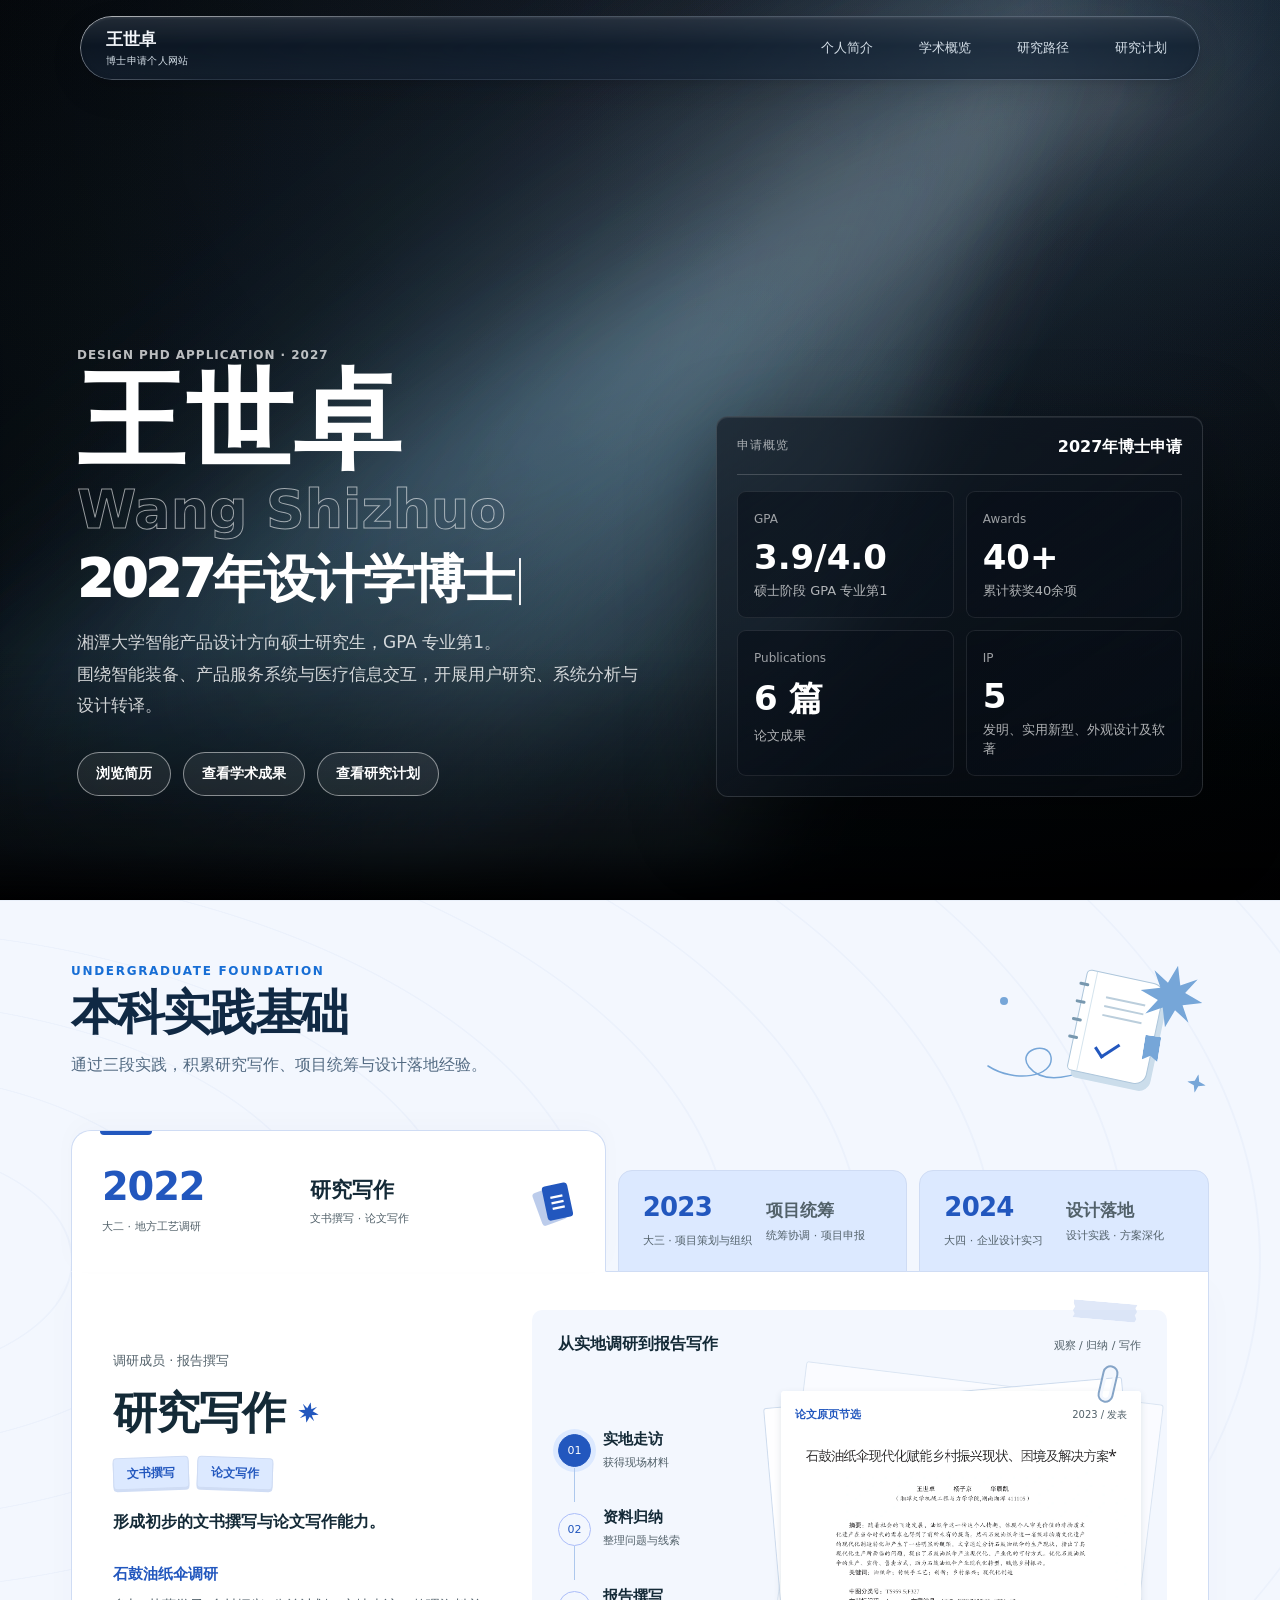
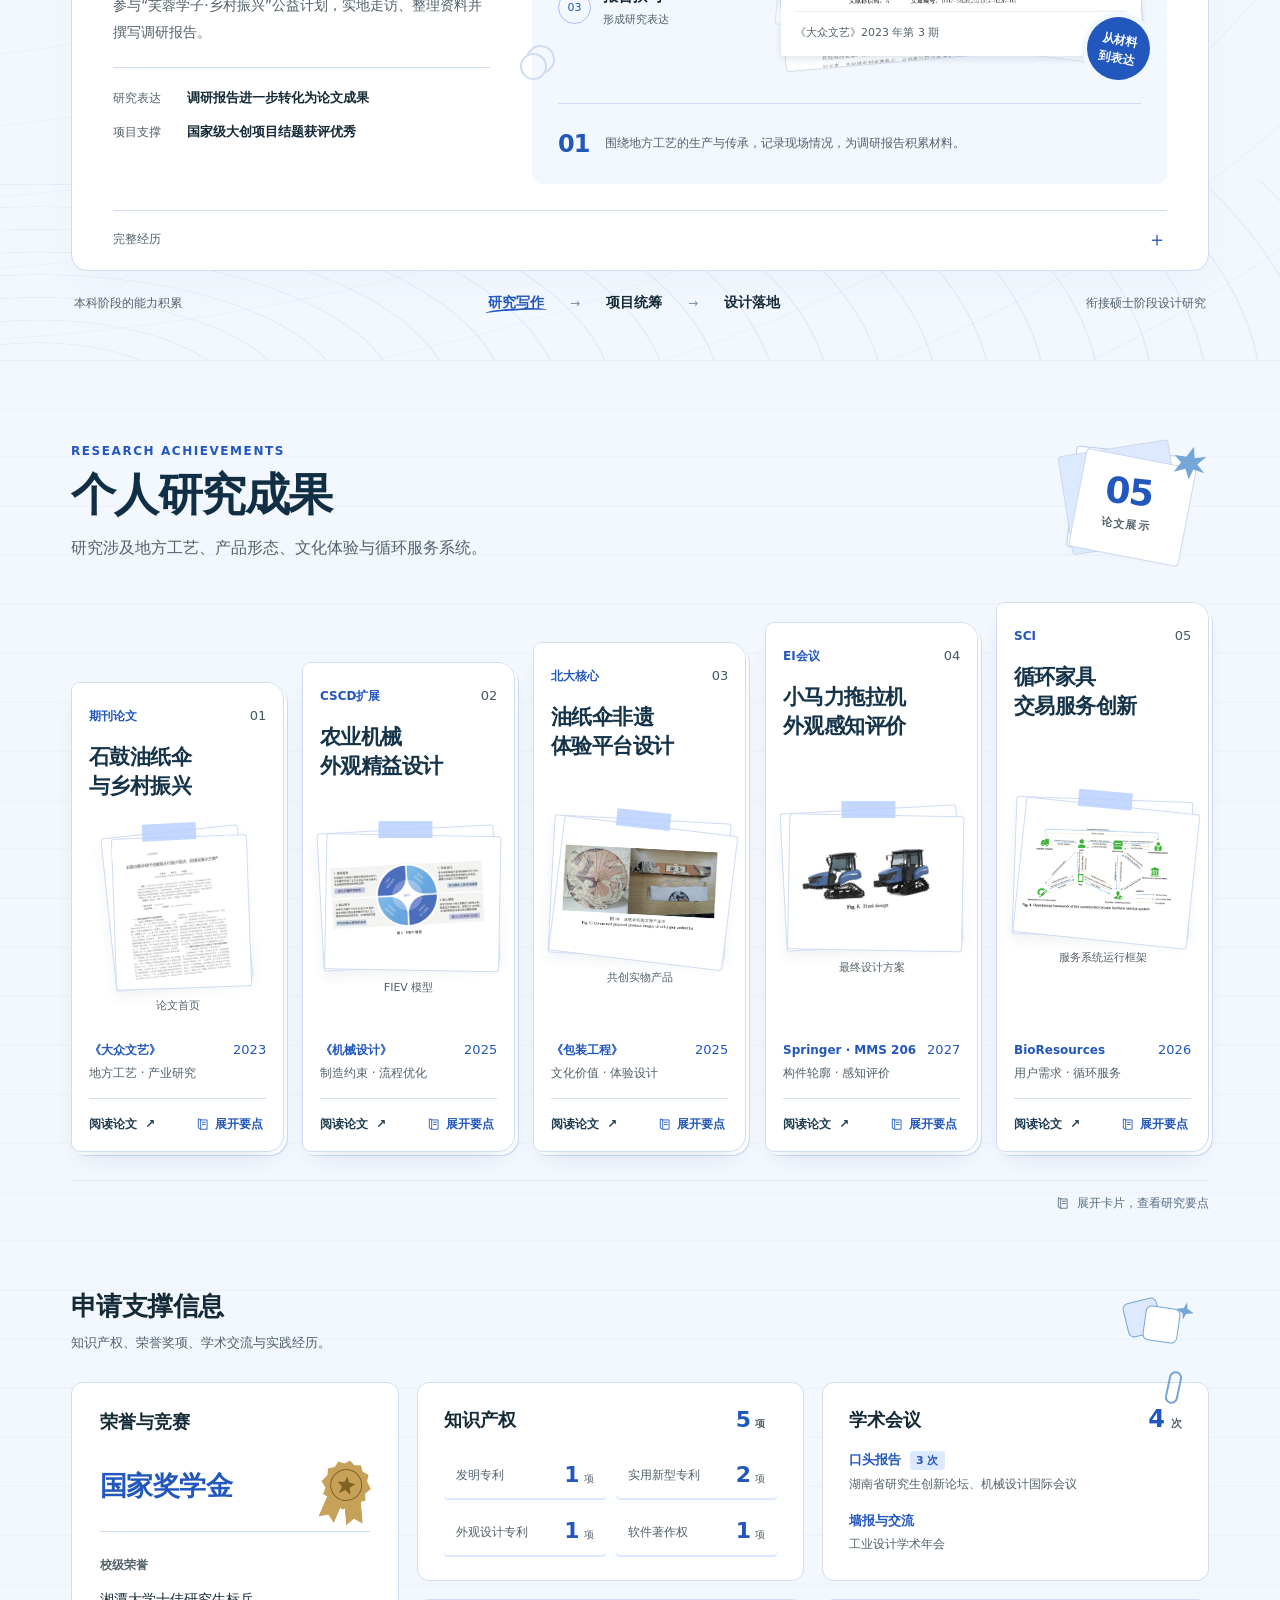
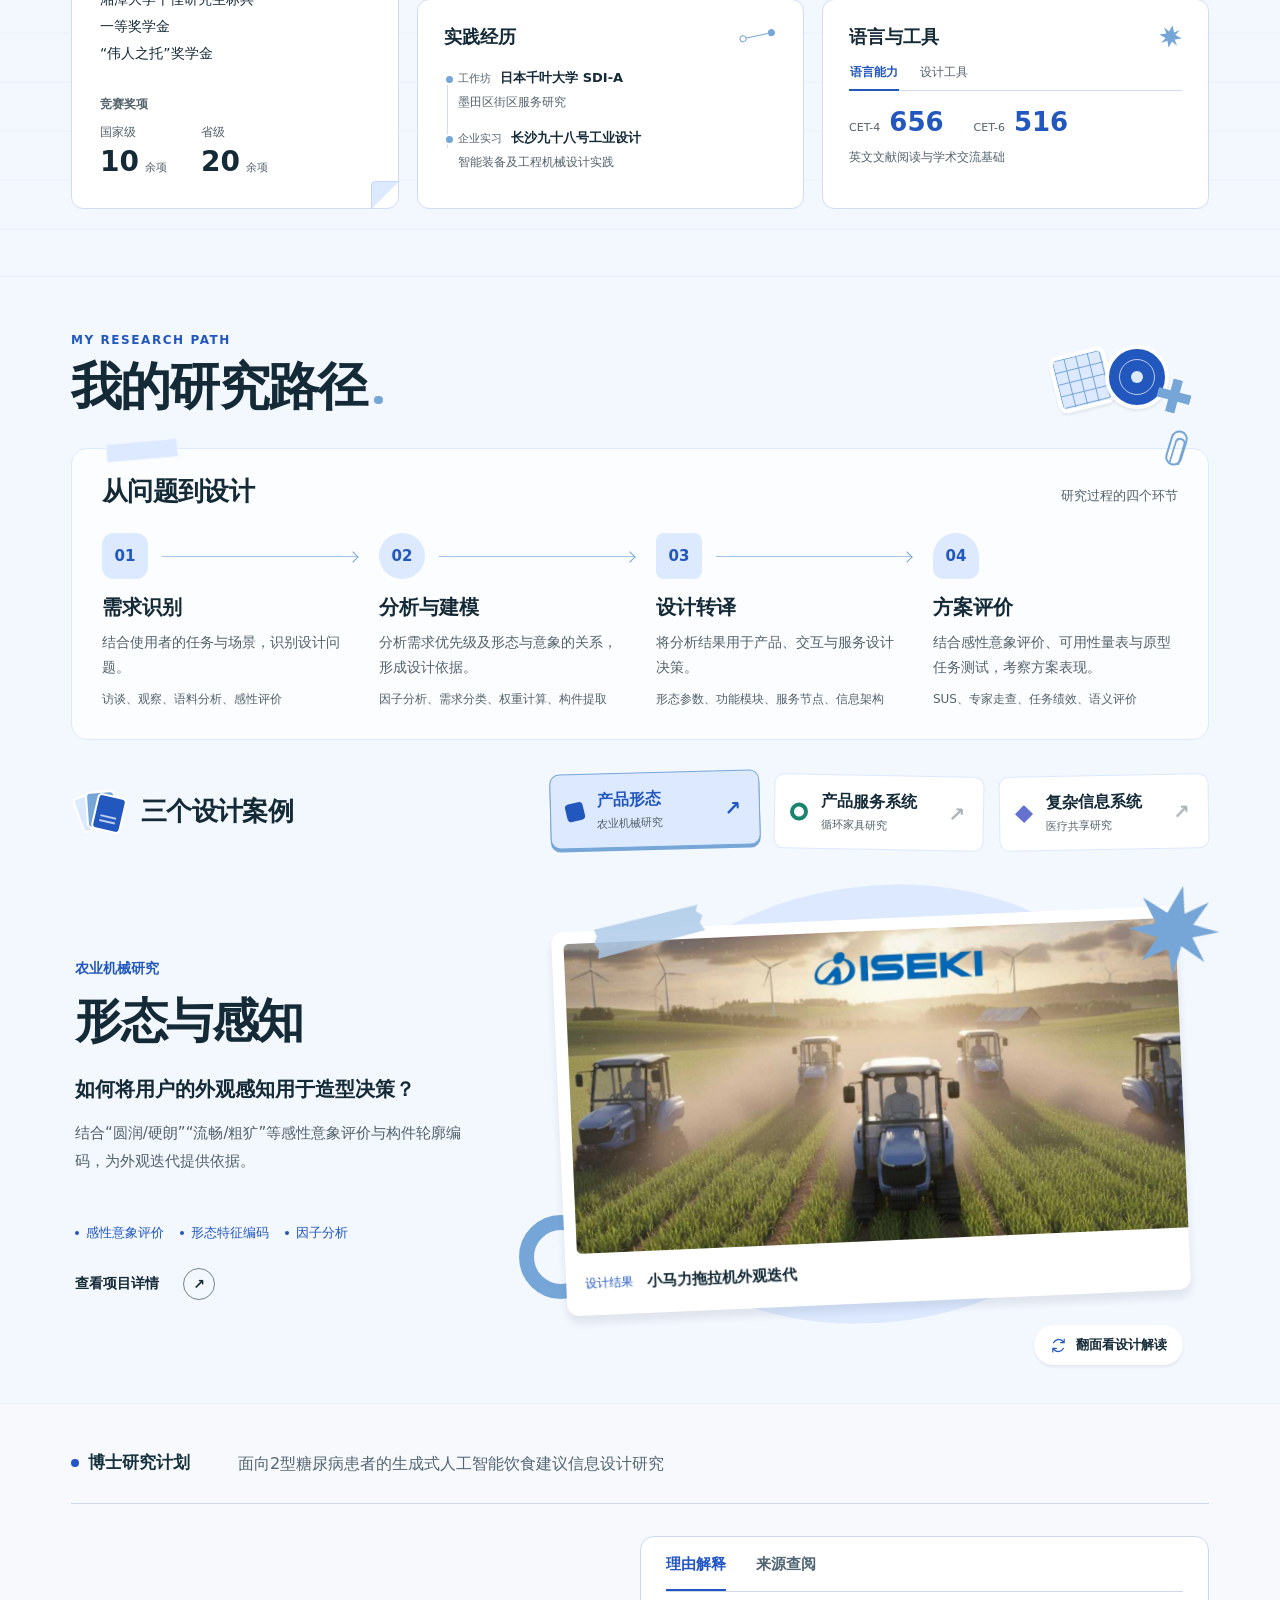
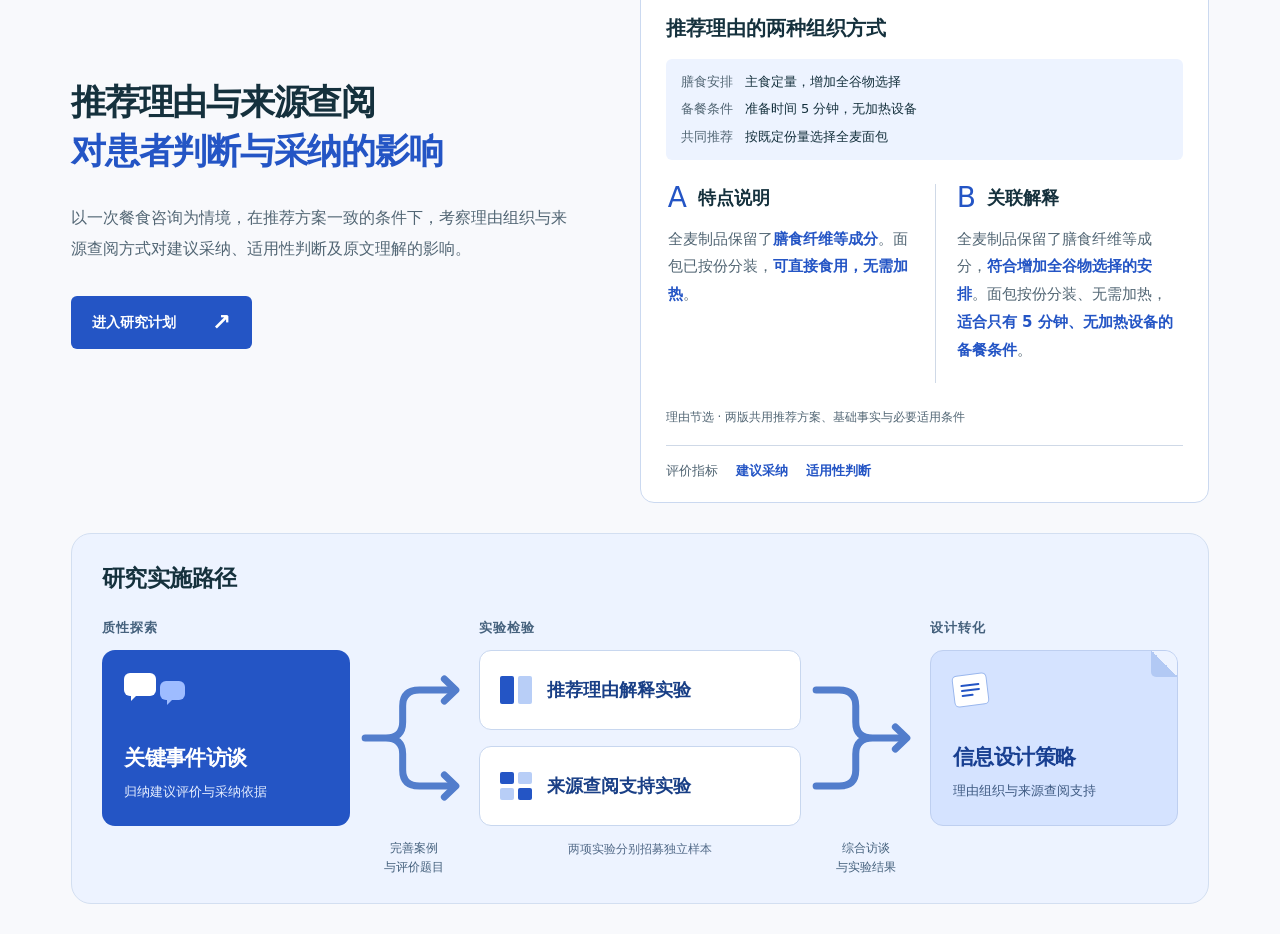
<file: portfolio.html>
<!doctype html>
<html lang="zh-CN">
<head>
  <meta charset="utf-8">
  <meta name="viewport" content="width=device-width, initial-scale=1">
  <meta name="description" content="王世卓博士申请个人网站，展示用户研究、设计方法、论文成果与博士研究计划。">
  <title>王世卓博士申请个人网站</title>
  <link rel="stylesheet" href="styles.css">
  <link rel="stylesheet" href="final-overrides.css?v=language-final-20261030">
  <link rel="stylesheet" href="academic-evidence-board.css?v=4">
  <link rel="stylesheet" href="unified-section-backgrounds.css?v=bright-blue-20261030">
  <link rel="stylesheet" href="primary-interactions-v1.css?v=1">
  <link rel="stylesheet" href="research-lab-interactions-v2.css?v=f555dbc34d80">
  <link rel="stylesheet" href="motion-choreography-v1.css?v=3">
  <link rel="stylesheet" href="site-update-20260915.css?v=7f88f877670d">
  <link rel="stylesheet" href="desktop-adapt.css?v=4fabaf2221fd">
  <link rel="stylesheet" href="support-pressure.css?v=248d488c09d0">
  <link rel="stylesheet" href="research-playground.css?v=a97602cc77d7">
  <link rel="stylesheet" href="support-notes.css?v=blue-honor-20261031">
  <link rel="stylesheet" href="foundation-atlas.css?v=bright-blue-20261030">
  <link rel="stylesheet" href="research-folios.css?v=white-surfaces-20261031">
  <link rel="stylesheet" href="proposal-report.css?v=route-visual-20261031">
  <link rel="stylesheet" href="navigation-glass.css?v=76fa20e8d9a4">
</head>
<body class="desktop-responsive">
  <div class="cursor-light" aria-hidden="true"></div>

  <header class="topbar" aria-label="主导航">
    <a class="brand" href="#top">
      <strong>王世卓</strong>
      <span>博士申请个人网站</span>
    </a>
    <nav class="nav-links" aria-label="页面章节">
      <a href="#profile">个人简介</a>
      <a href="#evidence">学术概览</a>
      <a href="#research">研究路径</a>
      <a href="#proposal">研究计划</a>
    </nav>
  </header>

  <main id="top">
    <section class="hero viewport-section" data-section="top">
      <div class="hero-wall" aria-hidden="true">
        <img src="assets/portfolio-20260915/hires/page-01.webp" alt="">
        <img src="assets/portfolio-20260915/hires/page-09.webp" alt="">
        <img src="assets/portfolio-20260915/hires/page-17.webp" alt="">
        <img src="assets/portfolio-20260915/hires/page-25.webp" alt="">
      </div>
      <div class="hero-grid" aria-hidden="true"></div>
        <canvas class="hero-rays" data-hero-light-field aria-hidden="true"></canvas>
      <div class="hero-copy">
        <p class="eyebrow">Design PhD Application · 2027</p>
        <h1 class="kinetic-title">
          <span>王世卓</span>
          <span>Wang Shizhuo</span>
        </h1>
        <p class="hero-subtitle hero-type-title typewriter-line">
          <span data-hero-typewriter>2027年设计学博士申请</span>
          <span class="typewriter-cursor" aria-hidden="true"></span>
        </p>
        <p class="hero-text">
          湘潭大学智能产品设计方向硕士研究生，GPA 专业第1。<br>
          围绕智能装备、产品服务系统与医疗信息交互，开展用户研究、系统分析与设计转译。
        </p>
        <div class="hero-actions">
          <a class="button ghost" href="assets/documents/01-王世卓-湘潭大学-个人简历.pdf" target="_blank" rel="noopener noreferrer">浏览简历</a>
          <a class="button ghost" href="#evidence">查看学术成果</a>
          <a class="button ghost" href="#proposal">查看研究计划</a>
        </div>
      </div>
      <div class="hero-console" aria-label="申请概览">
        <div class="console-head">
          <span>申请概览</span>
          <strong>2027年博士申请</strong>
        </div>
        <div class="signal-grid">
          <article>
            <span>GPA</span>
            <strong class="countup-metric" data-countup data-count-target="3.9" data-count-decimals="1" data-count-suffix="/4.0" data-count-duration="1050" data-count-delay="0" aria-label="GPA 3.9/4.0">3.9/4.0</strong>
            <p>硕士阶段 GPA 专业第1</p>
          </article>
          <article>
            <span>Awards</span>
            <strong class="countup-metric" data-countup data-count-target="40" data-count-suffix="+" data-count-duration="1100" data-count-delay="80" aria-label="累计获奖40余项">40+</strong>
            <p>累计获奖40余项</p>
          </article>
          <article>
            <span>Publications</span>
            <strong class="countup-metric" data-countup data-count-target="6" data-count-suffix=" 篇" data-count-duration="920" data-count-delay="160" aria-label="论文成果6篇">6 篇</strong>
            <p>论文成果</p>
          </article>
          <article>
            <span>IP</span>
            <strong class="countup-metric" data-countup data-count-target="5" data-count-duration="920" data-count-delay="240" aria-label="知识产权5项">5</strong>
            <p>发明、实用新型、外观设计及软著</p>
          </article>
        </div>
      </div>
    </section>

    <section class="profile-section undergraduate-foundation viewport-section foundation-atlas" id="profile" data-section="profile" data-practice="field" aria-labelledby="foundation-title">
      <div class="foundation-inner">
        <header class="foundation-header"><div>
          <p class="foundation-kicker">Undergraduate Foundation</p>
          <h2 id="foundation-title">本科实践基础</h2>
          <p>通过三段实践，积累研究写作、项目统筹与设计落地经验。</p>
        </div><div class="practice-header-mark" aria-hidden="true">
          <svg class="practice-sketch-trail" viewBox="0 0 230 140" fill="none"><path d="M9 102c28 18 66 10 63-9-3-17-35-7-22 10 14 18 48 11 69-5"/><path d="m111 92 9 6-8 6"/><circle cx="25" cy="37" r="4"/></svg>
          <div class="practice-notebook"><span class="notebook-binding"></span><span class="notebook-lines"></span><span class="notebook-check"></span><span class="notebook-corner"></span></div>
          <span class="practice-sketch-star"></span><span class="practice-sketch-spark"></span>
        </div></header>

        <div class="practice-atlas">
          <div class="practice-index" aria-label="按年份查看本科实践">
            <button type="button" class="practice-tab is-active" id="practice-tab-field" data-practice="field" aria-controls="practice-field">
              <span class="practice-year">2022<span>大二 · 地方工艺调研</span></span>
              <span class="practice-tab-title">研究写作<small>文书撰写 · 论文写作</small></span>
              <span class="practice-tab-symbol symbol-writing" aria-hidden="true"><i></i><i></i></span>
            </button>
            <button type="button" class="practice-tab" id="practice-tab-team" data-practice="team" aria-controls="practice-team">
              <span class="practice-year">2023<span>大三 · 项目策划与组织</span></span>
              <span class="practice-tab-title">项目统筹<small>统筹协调 · 项目申报</small></span>
              <span class="practice-tab-symbol symbol-team" aria-hidden="true"><i></i><i></i><i></i><i></i></span>
            </button>
            <button type="button" class="practice-tab" id="practice-tab-industry" data-practice="industry" aria-controls="practice-industry">
              <span class="practice-year">2024<span>大四 · 企业设计实习</span></span>
              <span class="practice-tab-title">设计落地<small>设计实践 · 方案深化</small></span>
              <span class="practice-tab-symbol symbol-design" aria-hidden="true"><i></i><i></i><i></i></span>
            </button>
          </div>

          <div class="practice-pages">
            <article class="practice-page is-active" id="practice-field" aria-labelledby="practice-tab-field">
              <div class="practice-copy">
                <p class="practice-role">调研成员 · 报告撰写</p>
                <h3>研究写作<span class="practice-title-dot" aria-hidden="true"></span></h3>
                <div class="practice-skill-tags" aria-label="能力标签"><span>文书撰写</span><span>论文写作</span></div>
                <p class="practice-definition">形成初步的文书撰写与论文写作能力。</p>
                <div class="practice-context"><h4>石鼓油纸伞调研</h4><p>参与“芙蓉学子·乡村振兴”公益计划，实地走访、整理资料并撰写调研报告。</p></div>
                <dl class="practice-outcomes"><div><dt>研究表达</dt><dd>调研报告进一步转化为论文成果</dd></div><div><dt>项目支撑</dt><dd>国家级大创项目结题获评优秀</dd></div></dl>
              </div>
              <figure class="practice-visual field-visual" aria-labelledby="field-visual-caption">
                <figcaption id="field-visual-caption"><strong>从实地调研到报告写作</strong><span>观察 / 归纳 / 写作</span></figcaption>
                <div class="field-evidence">
                  <ol class="field-route" aria-label="调研与写作过程">
                    <li><button class="process-node is-selected" type="button" data-step="0" aria-pressed="true"><span class="process-number">01</span><span><strong>实地走访</strong><small>获得现场材料</small></span></button></li>
                    <li><button class="process-node" type="button" data-step="1" aria-pressed="false"><span class="process-number">02</span><span><strong>资料归纳</strong><small>整理问题与线索</small></span></button></li>
                    <li><button class="process-node" type="button" data-step="2" aria-pressed="false"><span class="process-number">03</span><span><strong>报告撰写</strong><small>形成研究表达</small></span></button></li>
                  </ol>
                  <div class="field-paper" aria-label="已发表论文原页节选">
                    <img class="field-paper-layer paper-layer-two" src="assets/foundation/rural-paper-3.webp" width="893" height="1263" alt="" aria-hidden="true" loading="lazy">
                    <img class="field-paper-layer paper-layer-one" src="assets/foundation/rural-paper-2.webp" width="893" height="1263" alt="" aria-hidden="true" loading="lazy">
                    <div class="field-paper-front"><span class="field-paper-label">论文原页节选<span>2023 / 发表</span></span><img src="assets/foundation/rural-paper-heading.webp" width="1243" height="655" alt="石鼓油纸伞现代化赋能乡村振兴现状、困境及解决方案，作者王世卓、杨子京、华辰凯" loading="lazy"><span class="field-paper-journal">《大众文艺》2023 年第 3 期</span></div>
                    <span class="field-paper-seal" aria-hidden="true">从材料<br>到表达</span>
                  </div>
                </div>
                <div class="process-note" aria-live="polite" aria-atomic="true"><span class="process-note-index">01</span><p>围绕地方工艺的生产与传承，记录现场情况，为调研报告积累材料。</p></div>
              </figure>
              <details class="practice-details"><summary>完整经历<span aria-hidden="true">＋</span></summary><p>本科二年级参与首届“芙蓉学子·乡村振兴”公益计划并获得资助，关注地方传统工艺、非遗传承与乡村文化实践。承担调研及报告撰写工作，报告后续转化为论文成果，支撑一项国家级大学生创新创业训练计划项目结题获评优秀。</p></details>
            </article>

            <article class="practice-page" id="practice-team" aria-labelledby="practice-tab-team">
              <div class="practice-copy">
                <p class="practice-role">项目负责人</p>
                <h3>项目统筹<span class="practice-title-dot" aria-hidden="true"></span></h3>
                <div class="practice-skill-tags" aria-label="能力标签"><span>统筹协调</span><span>项目申报</span></div>
                <p class="practice-definition">在团队实践中锻炼统筹协调与项目申报能力。</p>
                <div class="practice-context"><h4>唐小生文创工艺坊</h4><p>负责文书撰写、申报材料整理与团队协调，安排成员分工和实践任务，汇总项目成果。</p></div>
                <dl class="practice-outcomes"><div><dt>项目入驻</dt><dd>校级创新创业学院</dd></div><div><dt>团队入选</dt><dd>2023 年“笃行计划”全国示范性团队</dd></div></dl>
              </div>
              <figure class="practice-visual team-visual" aria-labelledby="team-visual-caption">
                <figcaption id="team-visual-caption"><strong>项目策划与团队协作</strong><span>策划 / 申报 / 协同</span></figcaption>
                <div class="team-map" aria-label="围绕项目目标统筹四项工作">
                  <svg class="team-map-lines" viewBox="0 0 720 320" preserveAspectRatio="none" aria-hidden="true"><path d="M150 78 H246 Q275 78 300 111 L340 150 M570 78 H474 Q445 78 420 111 L380 150 M150 242 H246 Q275 242 300 209 L340 170 M570 242 H474 Q445 242 420 209 L380 170" pathLength="100" /></svg>
                  <button type="button" class="process-node team-node team-node-plan is-selected" data-step="0" aria-pressed="true"><span class="team-node-number">01</span><strong>项目策划</strong><small>明确目标与安排</small></button>
                  <button type="button" class="process-node team-node team-node-document" data-step="1" aria-pressed="false"><span class="team-node-number">02</span><strong>项目申报</strong><small>整理申报材料</small></button>
                  <div class="team-map-hub"><div class="hub-petals" aria-hidden="true"><i></i><i></i><i></i><i></i></div><span>唐小生文创工艺坊</span><strong>项目统筹</strong><small>统筹分工、进度与成果</small></div>
                  <button type="button" class="process-node team-node team-node-coordinate" data-step="2" aria-pressed="false"><span class="team-node-number">03</span><strong>团队协调</strong><small>分工与阶段推进</small></button>
                  <button type="button" class="process-node team-node team-node-output" data-step="3" aria-pressed="false"><span class="team-node-number">04</span><strong>成果整理</strong><small>汇总记录与成果</small></button>
                </div>
                <div class="process-note" aria-live="polite" aria-atomic="true"><span class="process-note-index">01</span><p>梳理项目目标、实践内容和实施安排，形成团队工作方案。</p></div>
              </figure>
              <details class="practice-details"><summary>完整经历<span aria-hidden="true">＋</span></summary><p>本科三年级担任校级创新创业学院入驻项目“唐小生文创工艺坊”负责人。2023 年暑期带领团队入选全国大中专学生“三下乡”乡村振兴“笃行计划”全国示范性团队，为湘潭大学首次入围的两支团队之一。</p></details>
            </article>

            <article class="practice-page" id="practice-industry" aria-labelledby="practice-tab-industry">
              <div class="practice-copy">
                <p class="practice-role">工业设计实习生 · 本科四年级</p>
                <h3>设计落地<span class="practice-title-dot" aria-hidden="true"></span></h3>
                <div class="practice-skill-tags" aria-label="能力标签"><span>设计实践</span><span>方案深化</span></div>
                <p class="practice-definition">在企业项目中锻炼设计实践与方案落地能力。</p>
                <div class="practice-context"><h4>N98 工业设计实习</h4><p>在长沙九十八号工业设计有限公司实习，参与锂电池产线智能装备及工程机械项目的概念推演与方案迭代。</p></div>
                <dl class="practice-outcomes"><div><dt>设计参与</dt><dd>累计参与 20 余项设计提案</dd></div><div><dt>后续推进</dt><dd>部分进入结构设计与方案深化阶段</dd></div></dl>
              </div>
              <figure class="practice-visual industry-visual" aria-labelledby="industry-visual-caption">
                <figcaption id="industry-visual-caption"><strong>企业项目中的设计过程</strong><span>研究 / 推演 / 深化</span></figcaption>
                <div class="industry-flow" aria-label="需求分析、方案迭代与设计深化">
                  <div class="industry-track" aria-hidden="true"><span></span><span></span></div>
                  <button class="process-node design-step" type="button" data-step="0" aria-pressed="false"><span class="design-object object-research" aria-hidden="true"><i></i><i></i><i></i></span><span class="design-step-label"><small>01 / 设计输入</small><strong>需求分析</strong><span>竞品分析 · 用户研究</span></span></button>
                  <button class="process-node design-step" type="button" data-step="1" aria-pressed="false"><span class="design-object object-iteration" aria-hidden="true"><i></i><i></i><i></i></span><span class="design-step-label"><small>02 / 反复推敲</small><strong>设计推演</strong><span>概念比较 · 方案迭代</span></span></button>
                  <button class="process-node design-step" type="button" data-step="2" aria-pressed="false"><span class="design-object object-delivery" aria-hidden="true"><i></i><i></i><i></i></span><span class="design-step-label"><small>03 / 后续推进</small><strong>方案深化</strong><span>部分进入结构设计</span></span></button>
                  <div class="industry-feedback"><span aria-hidden="true">↶</span>根据企业要求与工程约束比较、调整方案</div>
                </div>
                <div class="process-note" aria-live="polite" aria-atomic="true"><span class="process-note-index" aria-hidden="true">↳</span><p>通过企业项目，了解从需求分析、方案迭代到设计深化的过程。</p></div>
              </figure>
              <details class="practice-details"><summary>完整经历<span aria-hidden="true">＋</span></summary><p>本科四年级进入长沙九十八号工业设计有限公司实习，参与智能装备及工程机械相关设计项目，承担竞品分析、用户研究、概念推演与方案迭代等工作。累计参与 20 余项设计提案，部分方案进入企业后续结构设计与方案深化阶段。</p></details>
            </article>
          </div>
          <footer class="practice-foundation-line"><span>本科阶段的能力积累</span><p><strong>研究写作</strong><span aria-hidden="true">→</span><strong>项目统筹</strong><span aria-hidden="true">→</span><strong>设计落地</strong></p><span>衔接硕士阶段设计研究</span></footer>
        </div>
      </div>
    </section>

    <section class="evidence-section viewport-section" id="evidence" data-section="evidence">
      <div class="section-heading reveal">
        <p class="eyebrow">Academic Profile</p>
        <h2>学术训练、研究成果与博士准备</h2>
        <p>教育背景、研究方法训练，以及论文与设计项目成果。</p>
      </div>
      <div class="evidence-grid">
        <article class="evidence-timeline reveal">
          <div class="timeline-item">
            <span>01</span>
            <strong>教育与排名</strong>
            <p>湘潭大学艺术学院智能产品设计方向硕士研究生，推免入学，GPA 3.9/4.0，专业第1。<br>本科就读于湘潭大学工业设计专业，专业排名前20%。</p>
          </div>
          <div class="timeline-item">
            <span>02</span>
            <strong>研究方向</strong>
            <p>从具体使用问题出发，分析用户需求、场景条件与设计变量之间的关系，为设计决策提供依据。</p>
          </div>
          <div class="timeline-item">
            <span>03</span>
            <strong>方法训练</strong>
            <p>具备用户研究、问卷设计、信效度检验、多元统计和聚类分析基础，能够完成实验设计、数据解释和方案推导。</p>
          </div>
          <div class="timeline-item">
            <span>04</span>
            <strong>博士准备</strong>
            <p>通过智能装备、服务系统和医疗信息项目，积累问题识别、参数推导与方案验证经验。</p>
          </div>
        </article>
        <article class="resume-dossier reveal" aria-label="个人研究成果">
          <header class="dossier-head folio-heading">
            <div class="folio-heading-copy"><span>Research Achievements</span><h2>个人研究成果</h2><p>研究涉及地方工艺、产品形态、文化体验与循环服务系统。</p></div>
            <div class="folio-collection" aria-label="本页展示5篇论文"><span class="folio-collection-pages" aria-hidden="true"><i></i><i></i></span><b>05</b><span>论文展示</span><svg viewBox="0 0 36 36" aria-hidden="true"><path d="m18 1 3.6 11.4L33 8l-7.3 10L35 25l-12-1-2 11-6-10-11 6 5-11-8-6 12-1Z"/></svg></div>
          </header>
          <div class="dossier-grid">
            <section class="publication-shelf" aria-label="研究论文">
              <ul class="paper-list paper-folios" id="paper-achievements">
                <li class="paper-folio folio-rural" style="--paper-card-height:470px" data-folio="rural-umbrella">
                  <div class="folio-stage"><div class="folio-turn">
                    <div class="folio-front" id="folio-front-1">
                      <div class="folio-topline"><span class="folio-category">期刊论文</span><span class="folio-index">01</span></div>
                      <h3><a href="publications.html#paper-rural-umbrella" aria-label="石鼓油纸伞现代化赋能乡村振兴现状、困境及解决方案">石鼓油纸伞<br>与乡村振兴</a></h3>
                      <figure class="folio-figure">
                        <a href="publications.html#paper-rural-umbrella" aria-label="查看石鼓油纸伞与乡村振兴的研究图文"><img src="assets/publications/rural-umbrella.webp" alt="石鼓油纸伞乡村振兴论文首页" loading="lazy" decoding="async" width="360" height="240"></a>
                        <figcaption>论文首页</figcaption>
                      </figure>
                      <div class="folio-publication"><span>《大众文艺》</span><time>2023</time></div>
                      <p class="folio-topic">地方工艺 · 产业研究</p>
                    </div>
                    <div class="folio-back" id="folio-back-1">
                      <div class="folio-topline"><span class="folio-category">研究要点</span><span class="folio-index">01</span></div>
                      <h4>石鼓油纸伞现代化赋能乡村振兴现状、困境及解决方案</h4>
                      <p class="folio-citation">《大众文艺》，2023(03)：226-228 </p>
                      <dl class="folio-notes"><div><dt>研究方法</dt><dd>现状调研、困境归纳与策略梳理</dd></div><div><dt>能力积累</dt><dd>识别地方产业问题，分析设计介入方式</dd></div></dl>
                    </div>
                  </div>
                  </div>
                  <div class="folio-controls"><a class="folio-read" href="publications.html#paper-rural-umbrella" aria-label="阅读石鼓油纸伞与乡村振兴论文">阅读论文 <span aria-hidden="true">↗</span></a><button class="folio-flip" type="button" aria-pressed="false" aria-controls="folio-front-1 folio-back-1" aria-label="展开石鼓油纸伞与乡村振兴的研究要点"><svg viewBox="0 0 24 24" aria-hidden="true"><path d="M8 5h11v16H8V5Z"/><path class="folio-icon-leaf" d="m8 5-4-2v16l4 2M11 9h5m-5 4h5"/></svg><span>展开要点</span></button></div>
                </li>
                <li class="paper-folio folio-lean" style="--paper-card-height:490px" data-folio="lean-agri-machinery">
                  <div class="folio-stage"><div class="folio-turn">
                    <div class="folio-front" id="folio-front-2">
                      <div class="folio-topline"><span class="folio-category">CSCD扩展</span><span class="folio-index">02</span></div>
                      <h3><a href="publications.html#paper-lean-agri-machinery" aria-label="制造约束下的农业机械外观精益设计方法">农业机械<br>外观精益设计</a></h3>
                      <figure class="folio-figure">
                        <a href="publications.html#paper-lean-agri-machinery" aria-label="查看农业机械外观精益设计的研究图文"><img src="assets/research-visuals/lean-model.webp" alt="论文中的 FIEV 精益设计模型" loading="lazy" decoding="async" width="360" height="240"></a>
                        <figcaption>FIEV 模型</figcaption>
                      </figure>
                      <div class="folio-publication"><span>《机械设计》</span><time>2025</time></div>
                      <p class="folio-topic">制造约束 · 流程优化</p>
                    </div>
                    <div class="folio-back" id="folio-back-2">
                      <div class="folio-topline"><span class="folio-category">研究要点</span><span class="folio-index">02</span></div>
                      <h4>制造约束下的农业机械外观精益设计方法</h4>
                      <p class="folio-citation">《机械设计》，2025，42(12)：84-90；通讯作者 </p>
                      <dl class="folio-notes"><div><dt>研究方法</dt><dd>制造约束分析、外观设计流程优化</dd></div><div><dt>能力积累</dt><dd>协调外观设计与制造要求</dd></div></dl>
                    </div>
                  </div>
                  </div>
                  <div class="folio-controls"><a class="folio-read" href="publications.html#paper-lean-agri-machinery" aria-label="阅读农业机械外观精益设计论文">阅读论文 <span aria-hidden="true">↗</span></a><button class="folio-flip" type="button" aria-pressed="false" aria-controls="folio-front-2 folio-back-2" aria-label="展开农业机械外观精益设计的研究要点"><svg viewBox="0 0 24 24" aria-hidden="true"><path d="M8 5h11v16H8V5Z"/><path class="folio-icon-leaf" d="m8 5-4-2v16l4 2M11 9h5m-5 4h5"/></svg><span>展开要点</span></button></div>
                </li>
                <li class="paper-folio folio-umbrella" style="--paper-card-height:510px" data-folio="oil-paper-umbrella">
                  <div class="folio-stage"><div class="folio-turn">
                    <div class="folio-front" id="folio-front-3">
                      <div class="folio-topline"><span class="folio-category">北大核心</span><span class="folio-index">03</span></div>
                      <h3><a href="publications.html#paper-oil-paper-umbrella" aria-label="价值感知视域下油纸伞非遗体验平台设计研究">油纸伞非遗<br>体验平台设计</a></h3>
                      <figure class="folio-figure">
                        <a href="publications.html#paper-oil-paper-umbrella" aria-label="查看油纸伞非遗体验平台设计的研究图文"><img src="assets/research-visuals/umbrella-product.webp" alt="论文图10：油纸伞共创实物产品" loading="lazy" decoding="async" width="360" height="240"></a>
                        <figcaption>共创实物产品</figcaption>
                      </figure>
                      <div class="folio-publication"><span>《包装工程》</span><time>2025</time></div>
                      <p class="folio-topic">文化价值 · 体验设计</p>
                    </div>
                    <div class="folio-back" id="folio-back-3">
                      <div class="folio-topline"><span class="folio-category">研究要点</span><span class="folio-index">03</span></div>
                      <h4>价值感知视域下油纸伞非遗体验平台设计研究</h4>
                      <p class="folio-citation">《包装工程》，2025，46(22)：468-480；通讯作者 </p>
                      <dl class="folio-notes"><div><dt>研究方法</dt><dd>价值感知分析、体验流程设计</dd></div><div><dt>能力积累</dt><dd>组织文化体验流程与服务触点</dd></div></dl>
                    </div>
                  </div>
                  </div>
                  <div class="folio-controls"><a class="folio-read" href="publications.html#paper-oil-paper-umbrella" aria-label="阅读油纸伞非遗体验平台设计论文">阅读论文 <span aria-hidden="true">↗</span></a><button class="folio-flip" type="button" aria-pressed="false" aria-controls="folio-front-3 folio-back-3" aria-label="展开油纸伞非遗体验平台设计的研究要点"><svg viewBox="0 0 24 24" aria-hidden="true"><path d="M8 5h11v16H8V5Z"/><path class="folio-icon-leaf" d="m8 5-4-2v16l4 2M11 9h5m-5 4h5"/></svg><span>展开要点</span></button></div>
                </li>
                <li class="paper-folio folio-tractor" style="--paper-card-height:530px" data-folio="tractor-evaluation">
                  <div class="folio-stage"><div class="folio-turn">
                    <div class="folio-front" id="folio-front-4">
                      <div class="folio-topline"><span class="folio-category">EI会议</span><span class="folio-index">04</span></div>
                      <h3><a href="publications.html#paper-tractor-evaluation" aria-label="Research on the Appearance Evaluation Factors of Small Horsepower Tractors-Based on Component Contour Extraction">小马力拖拉机<br>外观感知评价</a></h3>
                      <figure class="folio-figure">
                        <a href="publications.html#paper-tractor-evaluation" aria-label="查看小马力拖拉机外观感知评价的研究图文"><img src="assets/research-visuals/tractor-result.webp" alt="论文图5：小马力拖拉机最终设计方案" loading="lazy" decoding="async" width="360" height="240"></a>
                        <figcaption>最终设计方案</figcaption>
                      </figure>
                      <div class="folio-publication"><span>Springer · MMS 206</span><time>2027</time></div>
                      <p class="folio-topic">构件轮廓 · 感知评价</p>
                    </div>
                    <div class="folio-back" id="folio-back-4">
                      <div class="folio-topline"><span class="folio-category">研究要点</span><span class="folio-index">04</span></div>
                      <h4>Research on the Appearance Evaluation Factors of Small Horsepower Tractors-Based on Component Contour Extraction</h4>
                      <p class="folio-citation">Advances in Mechanical Design, Springer, 2027, MMS 206: 1519-1534；EI会议论文；通讯作者 <a class="folio-source" href="https://doi.org/10.1007/978-981-95-7904-4_109" target="_blank" rel="noopener noreferrer">DOI ↗</a></p>
                      <dl class="folio-notes"><div><dt>研究方法</dt><dd>构件轮廓提取、用户感知评价</dd></div><div><dt>能力积累</dt><dd>产品形态变量识别与量化评价</dd></div></dl>
                    </div>
                  </div>
                  </div>
                  <div class="folio-controls"><a class="folio-read" href="publications.html#paper-tractor-evaluation" aria-label="阅读小马力拖拉机外观感知评价论文">阅读论文 <span aria-hidden="true">↗</span></a><button class="folio-flip" type="button" aria-pressed="false" aria-controls="folio-front-4 folio-back-4" aria-label="展开小马力拖拉机外观感知评价的研究要点"><svg viewBox="0 0 24 24" aria-hidden="true"><path d="M8 5h11v16H8V5Z"/><path class="folio-icon-leaf" d="m8 5-4-2v16l4 2M11 9h5m-5 4h5"/></svg><span>展开要点</span></button></div>
                </li>
                <li class="paper-folio folio-circular" style="--paper-card-height:550px" data-folio="circular-furniture">
                  <div class="folio-stage"><div class="folio-turn">
                    <div class="folio-front" id="folio-front-5">
                      <div class="folio-topline"><span class="folio-category">SCI</span><span class="folio-index">05</span></div>
                      <h3><a href="publications.html#paper-circular-furniture" aria-label="Innovation of the Circular Transaction Service Mode of Furniture Products Oriented by User Demand">循环家具<br>交易服务创新</a></h3>
                      <figure class="folio-figure">
                        <a href="publications.html#paper-circular-furniture" aria-label="查看循环家具交易服务创新的研究图文"><img src="assets/research-visuals/circular-operation.webp" alt="论文图4：循环家具服务系统运行框架" loading="lazy" decoding="async" width="360" height="240"></a>
                        <figcaption>服务系统运行框架</figcaption>
                      </figure>
                      <div class="folio-publication"><span>BioResources</span><time>2026</time></div>
                      <p class="folio-topic">用户需求 · 循环服务</p>
                    </div>
                    <div class="folio-back" id="folio-back-5">
                      <div class="folio-topline"><span class="folio-category">研究要点</span><span class="folio-index">05</span></div>
                      <h4>Innovation of the Circular Transaction Service Mode of Furniture Products Oriented by User Demand</h4>
                      <p class="folio-citation">BioResources, 2026, 21(1): 1725-1746；通讯作者 <a class="folio-source" href="https://bioresources.cnr.ncsu.edu/resources/innovation-of-the-circular-transaction-service-mode-of-furniture-products-oriented-by-user-demand/" target="_blank" rel="noopener noreferrer">官方全文 ↗</a></p>
                      <dl class="folio-notes"><div><dt>研究方法</dt><dd>用户需求分析、产品服务系统建模</dd></div><div><dt>能力积累</dt><dd>多主体服务关系梳理与系统建模</dd></div></dl>
                    </div>
                  </div>
                  </div>
                  <div class="folio-controls"><a class="folio-read" href="publications.html#paper-circular-furniture" aria-label="阅读循环家具交易服务创新论文">阅读论文 <span aria-hidden="true">↗</span></a><button class="folio-flip" type="button" aria-pressed="false" aria-controls="folio-front-5 folio-back-5" aria-label="展开循环家具交易服务创新的研究要点"><svg viewBox="0 0 24 24" aria-hidden="true"><path d="M8 5h11v16H8V5Z"/><path class="folio-icon-leaf" d="m8 5-4-2v16l4 2M11 9h5m-5 4h5"/></svg><span>展开要点</span></button></div>
                </li>
              </ul>
              <div class="folio-shelf-note"><span><svg viewBox="0 0 24 24" aria-hidden="true"><path d="M8 5h11v16H8V5Z"/><path class="folio-icon-leaf" d="m8 5-4-2v16l4 2M11 9h5m-5 4h5"/></svg>展开卡片，查看研究要点</span></div>
            </section>
            <div class="support-matrix support-notes" id="support-matrix" aria-labelledby="support-matrix-title">
              <header class="credential-heading">
                <div><h3 id="support-matrix-title">申请支撑信息</h3><p>知识产权、荣誉奖项、学术交流与实践经历。</p></div>
                <span class="credential-heading-mark" aria-hidden="true"><i></i><i></i><i></i></span>
              </header>
              <div class="credential-layout">
                <section class="credential-note credential-honors" aria-labelledby="credential-honors-title">
                  <header class="credential-note-heading"><h4 id="credential-honors-title">荣誉与竞赛</h4></header>
                  <div class="scholarship-feature">
                    <span class="scholarship-ribbon" aria-hidden="true"><i></i><b></b></span>
                    <h5>国家奖学金</h5>
                  </div>
                  <div class="honors-school"><h5>校级荣誉</h5><ul class="honors-list"><li>湘潭大学十佳研究生标兵</li><li>一等奖学金</li><li>“伟人之托”奖学金</li></ul></div>
                  <div class="honors-competition"><h5>竞赛奖项</h5><dl><div><dt>国家级</dt><dd>10<span>余项</span></dd></div><div><dt>省级</dt><dd>20<span>余项</span></dd></div></dl></div>
                  <span class="credential-corner" aria-hidden="true"></span>
                </section>

                <section class="credential-note credential-ip" aria-labelledby="credential-ip-title">
                  <header class="credential-note-heading"><h4 id="credential-ip-title">知识产权</h4><span class="credential-total"><b>5</b> 项</span></header>
                  <dl class="patent-slips"><div><dt>发明专利</dt><dd>1<span>项</span></dd></div><div><dt>实用新型专利</dt><dd>2<span>项</span></dd></div><div><dt>外观设计专利</dt><dd>1<span>项</span></dd></div><div><dt>软件著作权</dt><dd>1<span>项</span></dd></div></dl>
                </section>

                <section class="credential-note credential-exchange" aria-labelledby="credential-exchange-title">
                  <span class="credential-clip" aria-hidden="true"></span>
                  <header class="credential-note-heading"><h4 id="credential-exchange-title">学术会议</h4><span class="credential-total"><b>4</b> 次</span></header>
                  <dl class="credential-lines"><div><dt>口头报告 <b>3 次</b></dt><dd>湖南省研究生创新论坛、机械设计国际会议</dd></div><div><dt>墙报与交流</dt><dd>工业设计学术年会</dd></div></dl>
                </section>

                <section class="credential-note credential-practice" aria-labelledby="credential-practice-title">
                  <header class="credential-note-heading"><h4 id="credential-practice-title">实践经历</h4><span class="credential-route-mark" aria-hidden="true"><i></i><i></i></span></header>
                  <dl class="practice-stops"><div><dt><span>工作坊</span>日本千叶大学 SDI-A</dt><dd>墨田区街区服务研究</dd></div><div><dt><span>企业实习</span>长沙九十八号工业设计</dt><dd>智能装备及工程机械设计实践</dd></div></dl>
                </section>

                <section class="credential-note credential-skills" aria-labelledby="credential-skills-title">
                  <header class="credential-note-heading"><h4 id="credential-skills-title">语言与工具</h4><span class="credential-spark" aria-hidden="true"></span></header>
                  <div class="credential-tabs" aria-label="查看语言与设计工具"><button type="button" id="credential-tab-language" aria-controls="credential-language" class="is-active">语言能力</button><button type="button" id="credential-tab-tools" aria-controls="credential-tools">设计工具</button></div>
                  <div class="credential-skill-pages">
                    <div class="credential-skill-panel" id="credential-language" aria-labelledby="credential-tab-language"><dl class="language-scores"><div><dt>CET-4</dt><dd>656</dd></div><div><dt>CET-6</dt><dd>516</dd></div></dl><p>英文文献阅读与学术交流基础</p></div>
                    <div class="credential-skill-panel" id="credential-tools" aria-labelledby="credential-tab-tools"><div class="design-tool-labels"><span>Rhino</span><span>KeyShot</span><span>Figma</span></div><p>方案推演 · 图表绘制 · 版面整合</p></div>
                  </div>
                </section>
              </div>
            </div>
          </div>
        </article>
      </div>
    </section>

    <section class="research-section viewport-section research-playground" id="research" data-section="research" data-desk-case="form" aria-labelledby="research-heading">
      <div class="desk-inner">
        <header class="desk-heading">
          <div><p class="desk-kicker">MY RESEARCH PATH</p><h2 id="research-heading">我的研究路径<span class="desk-heading-dot" aria-hidden="true"></span></h2></div>
          <div class="desk-heading-stickers" aria-hidden="true"><span class="desk-sticker-grid"></span><span class="desk-sticker-disc"></span><span class="desk-sticker-cross"></span></div>
        </header>
        <div class="desk-methods" id="research-method-chain" aria-labelledby="desk-methods-heading">
          <span class="desk-paperclip" aria-hidden="true"></span>
          <header><h3 id="desk-methods-heading">从问题到设计</h3><p>研究过程的四个环节</p></header>
          <ol><li><span class="desk-step-number" aria-hidden="true">01</span><h4>需求识别</h4><p>结合使用者的任务与场景，识别设计问题。</p><small>访谈、观察、语料分析、感性评价</small></li><li><span class="desk-step-number" aria-hidden="true">02</span><h4>分析与建模</h4><p>分析需求优先级及形态与意象的关系，形成设计依据。</p><small>因子分析、需求分类、权重计算、构件提取</small></li><li><span class="desk-step-number" aria-hidden="true">03</span><h4>设计转译</h4><p>将分析结果用于产品、交互与服务设计决策。</p><small>形态参数、功能模块、服务节点、信息架构</small></li><li><span class="desk-step-number" aria-hidden="true">04</span><h4>方案评价</h4><p>结合感性意象评价、可用性量表与原型任务测试，考察方案表现。</p><small>SUS、专家走查、任务绩效、语义评价</small></li></ol>
        </div>
        <div class="desk-cases" role="group" aria-labelledby="desk-cases-heading">
          <header class="desk-cases-heading">
            <h3 id="desk-cases-heading"><span class="desk-case-stack" aria-hidden="true"><i></i><i></i><i></i></span><span>三个设计案例</span></h3>
            <div class="desk-tabs" role="tablist" aria-label="选择设计案例"><button class="desk-tab" type="button" role="tab" id="desk-tab-form" aria-label="产品形态" aria-controls="desk-panel-form" aria-selected="true" tabindex="0" data-desk-tab="form"><span class="desk-glyph glyph-form" aria-hidden="true"></span><span class="desk-tab-copy"><span>产品形态</span><small>农业机械研究</small></span><span class="desk-tab-arrow" aria-hidden="true">↗</span></button><button class="desk-tab" type="button" role="tab" id="desk-tab-service" aria-label="产品服务系统" aria-controls="desk-panel-service" aria-selected="false" tabindex="-1" data-desk-tab="service"><span class="desk-glyph glyph-service" aria-hidden="true"></span><span class="desk-tab-copy"><span>产品服务系统</span><small>循环家具研究</small></span><span class="desk-tab-arrow" aria-hidden="true">↗</span></button><button class="desk-tab" type="button" role="tab" id="desk-tab-information" aria-label="复杂信息系统" aria-controls="desk-panel-information" aria-selected="false" tabindex="-1" data-desk-tab="information"><span class="desk-glyph glyph-information" aria-hidden="true"></span><span class="desk-tab-copy"><span>复杂信息系统</span><small>医疗共享研究</small></span><span class="desk-tab-arrow" aria-hidden="true">↗</span></button></div>
          </header>
          <div class="desk-stage"><article class="desk-panel" id="desk-panel-form" role="tabpanel" aria-labelledby="desk-tab-form" data-desk-panel="form">
        <div class="desk-copy">
          <p class="desk-study-label">农业机械研究</p>
          <h4 class="desk-case-title">形态与感知</h4>
          <p class="desk-question">如何将用户的外观感知用于造型决策？</p>
          <p class="desk-description">结合“圆润/硬朗”“流畅/粗犷”等感性意象评价与构件轮廓编码，为外观迭代提供依据。</p>
          <ul class="desk-method-tags" aria-label="研究方法"><li>感性意象评价</li><li>形态特征编码</li><li>因子分析</li></ul>
          <a class="desk-project-link" href="projects.html?project=tractor">查看项目详情<span aria-hidden="true">↗</span></a>
        </div>
        <div class="desk-visual">
          <span class="desk-halo" aria-hidden="true"></span>
          <svg class="desk-spark" viewBox="0 0 100 100" aria-hidden="true" focusable="false"><path d="M50 0L58 30L82 12L70 40L100 42L72 54L91 78L62 66L59 100L48 72L22 91L34 62L0 59L29 47L9 22L39 33Z" fill="currentColor"/></svg>
          <span class="desk-orbit" aria-hidden="true"></span>
          <div class="desk-photo">
            <span class="desk-photo-tape" aria-hidden="true"></span>
            <div class="desk-photo-rotor">
              <figure class="desk-face desk-front" aria-hidden="false">
                <a href="assets/research-visuals/project-tractor.webp" target="_blank" rel="noopener" aria-label="放大井关小马力拖拉机外观迭代方案场景展示"><img src="assets/research-visuals/project-tractor.webp" alt="井关小马力拖拉机外观迭代方案场景展示" width="1600" height="900" loading="lazy" decoding="async"><span class="desk-image-zoom" aria-hidden="true">↗</span></a>
                <figcaption><span>设计结果</span><strong>小马力拖拉机外观迭代</strong></figcaption>
              </figure>
              <div class="desk-face desk-back desk-design" aria-hidden="true" inert>
      <header class="desk-design-heading"><h5>设计解读</h5><span>点击要点查看细节</span></header>
      <div class="desk-design-body"><div class="desk-detail-tabs" role="tablist" aria-label="设计要点" aria-orientation="vertical"><button type="button" class="desk-detail-tab" role="tab" id="detail-tab-form-0" aria-controls="detail-view-form-0" aria-selected="true" tabindex="0"><span class="desk-detail-title">家族识别<span aria-hidden="true">↗</span></span><span class="desk-detail-description">沿用井关蓝、深灰底座与两侧标识，保留品牌的视觉特征。</span></button><button type="button" class="desk-detail-tab" role="tab" id="detail-tab-form-1" aria-controls="detail-view-form-1" aria-selected="false" tabindex="-1"><span class="desk-detail-title">前脸秩序<span aria-hidden="true">↗</span></span><span class="desk-detail-description">协调灯具、格栅与机罩的轮廓关系，兼顾前脸的层次与整体感。</span></button><button type="button" class="desk-detail-tab" role="tab" id="detail-tab-form-2" aria-controls="detail-view-form-2" aria-selected="false" tabindex="-1"><span class="desk-detail-title">体量与重心<span aria-hidden="true">↗</span></span><span class="desk-detail-description">通过机罩体量与下部深色构件的搭配，表现整车的稳定感。</span></button></div><div class="desk-detail-images"><figure class="desk-detail-view" id="detail-view-form-0" role="tabpanel" aria-labelledby="detail-tab-form-0">
          <a class="desk-detail-image" href="assets/portfolio-20260915/hires/page-09.webp" target="_blank" rel="noopener" data-zoom-title="井关品牌视觉特征 · 作品集第 9 页" aria-label="放大井关品牌视觉特征原图">
            <span class="desk-detail-crop" style="--crop-ratio:483/382;--crop-width:1.264398;--image-width:424.01656%;--image-height:217.80105%;--image-left:-324.01656%;--image-top:-32.72251%"><img src="assets/portfolio-20260915/hires/page-09.webp" width="2880" height="1170" alt="井关品牌视觉特征" loading="lazy" decoding="async"></span>
            <span class="desk-image-zoom" aria-hidden="true">↗</span>
          </a><figcaption>井关品牌视觉特征</figcaption>
        </figure><figure class="desk-detail-view" id="detail-view-form-1" role="tabpanel" aria-labelledby="detail-tab-form-1" hidden>
          <a class="desk-detail-image" href="assets/portfolio-20260915/hires/page-10.webp" target="_blank" rel="noopener" data-zoom-title="前脸与构件关系 · 作品集第 10 页" aria-label="放大前脸与构件关系原图">
            <span class="desk-detail-crop" style="--crop-ratio:407/520;--crop-width:0.782692;--image-width:503.19410%;--image-height:160.00000%;--image-left:-199.01720%;--image-top:-57.69231%"><img src="assets/portfolio-20260915/hires/page-10.webp" width="2880" height="1170" alt="前脸与构件关系" loading="lazy" decoding="async"></span>
            <span class="desk-image-zoom" aria-hidden="true">↗</span>
          </a><figcaption>前脸与构件关系</figcaption>
        </figure><figure class="desk-detail-view" id="detail-view-form-2" role="tabpanel" aria-labelledby="detail-tab-form-2" hidden>
          <a class="desk-detail-image" href="assets/portfolio-20260915/hires/page-10.webp" target="_blank" rel="noopener" data-zoom-title="机罩体量与下部支撑 · 作品集第 10 页" aria-label="放大机罩体量与下部支撑原图">
            <span class="desk-detail-crop" style="--crop-ratio:483/420;--crop-width:1.150000;--image-width:424.01656%;--image-height:198.09524%;--image-left:-324.01656%;--image-top:-65.47619%"><img src="assets/portfolio-20260915/hires/page-10.webp" width="2880" height="1170" alt="机罩体量与下部支撑" loading="lazy" decoding="async"></span>
            <span class="desk-image-zoom" aria-hidden="true">↗</span>
          </a><figcaption>机罩体量与下部支撑</figcaption>
        </figure></div></div>
    </div>
            </div>
          </div>
          <div class="desk-flip-controls"><button type="button" class="desk-flip" aria-pressed="false" aria-label="翻面查看设计解读"><svg viewBox="0 0 24 24" aria-hidden="true"><path d="M5 8a8 8 0 0 1 13-2l2 2M20 3v5h-5M19 16A8 8 0 0 1 6 18l-2-2M4 21v-5h5"/></svg><span>翻面看设计解读</span></button></div>
        </div>
      </article><article class="desk-panel" id="desk-panel-service" role="tabpanel" aria-labelledby="desk-tab-service" data-desk-panel="service" hidden>
        <div class="desk-copy">
          <p class="desk-study-label">循环家具研究</p>
          <h4 class="desk-case-title">需求与服务</h4>
          <p class="desk-question">如何将交易需求落实到循环服务流程？</p>
          <p class="desk-description">以需求分类和权重排序确定服务重点，衔接检测、翻新、物流与售后。</p>
          <ul class="desk-method-tags" aria-label="研究方法"><li>SIVA 需求提取</li><li>Kano 分类</li><li>AHP 排序</li></ul>
          <a class="desk-project-link" href="projects.html?project=furniture">查看项目详情<span aria-hidden="true">↗</span></a>
        </div>
        <div class="desk-visual">
          <span class="desk-halo" aria-hidden="true"></span>
          <svg class="desk-spark" viewBox="0 0 100 100" aria-hidden="true" focusable="false"><path d="M50 0L58 30L82 12L70 40L100 42L72 54L91 78L62 66L59 100L48 72L22 91L34 62L0 59L29 47L9 22L39 33Z" fill="currentColor"/></svg>
          <span class="desk-orbit" aria-hidden="true"></span>
          <div class="desk-photo">
            <span class="desk-photo-tape" aria-hidden="true"></span>
            <div class="desk-photo-rotor">
              <figure class="desk-face desk-front" aria-hidden="false">
                <a href="assets/research-visuals/project-furniture.webp" target="_blank" rel="noopener" aria-label="放大二手家具循环服务系统的手机界面设计"><img src="assets/research-visuals/project-furniture.webp" alt="二手家具循环服务系统的手机界面设计" width="1600" height="900" loading="lazy" decoding="async"><span class="desk-image-zoom" aria-hidden="true">↗</span></a>
                <figcaption><span>设计结果</span><strong>二手家具循环服务系统</strong></figcaption>
              </figure>
              <div class="desk-face desk-back desk-design" aria-hidden="true" inert>
      <header class="desk-design-heading"><h5>设计解读</h5><span>点击要点查看细节</span></header>
      <div class="desk-design-body"><div class="desk-detail-tabs" role="tablist" aria-label="设计要点" aria-orientation="vertical"><button type="button" class="desk-detail-tab" role="tab" id="detail-tab-service-0" aria-controls="detail-view-service-0" aria-selected="true" tabindex="0"><span class="desk-detail-title">检索与筛选<span aria-hidden="true">↗</span></span><span class="desk-detail-description">以品类、价格与成色组织检索条件，帮助用户缩小家具选择范围。</span></button><button type="button" class="desk-detail-tab" role="tab" id="detail-tab-service-1" aria-controls="detail-view-service-1" aria-selected="false" tabindex="-1"><span class="desk-detail-title">成色与价格<span aria-hidden="true">↗</span></span><span class="desk-detail-description">在商品详情集中呈现成色、质检与价格信息，支持交易判断。</span></button><button type="button" class="desk-detail-tab" role="tab" id="detail-tab-service-2" aria-controls="detail-view-service-2" aria-selected="false" tabindex="-1"><span class="desk-detail-title">服务协同<span aria-hidden="true">↗</span></span><span class="desk-detail-description">将配送、翻新与回收纳入服务流程，衔接售后服务与再次流通。</span></button></div><div class="desk-detail-images"><figure class="desk-detail-view" id="detail-view-service-0" role="tabpanel" aria-labelledby="detail-tab-service-0">
          <a class="desk-detail-image" href="assets/portfolio-20260915/hires/page-17.webp" target="_blank" rel="noopener" data-zoom-title="用户端家具检索界面 · 作品集第 17 页" aria-label="放大用户端家具检索界面原图">
            <span class="desk-detail-crop" style="--crop-ratio:246/416;--crop-width:0.591346;--image-width:832.52033%;--image-height:200.00000%;--image-left:-487.80488%;--image-top:-36.05769%"><img src="assets/portfolio-20260915/hires/page-17.webp" width="2880" height="1170" alt="用户端家具检索界面" loading="lazy" decoding="async"></span>
            <span class="desk-image-zoom" aria-hidden="true">↗</span>
          </a><figcaption>用户端家具检索界面</figcaption>
        </figure><figure class="desk-detail-view" id="detail-view-service-1" role="tabpanel" aria-labelledby="detail-tab-service-1" hidden>
          <a class="desk-detail-image" href="assets/portfolio-20260915/hires/page-17.webp" target="_blank" rel="noopener" data-zoom-title="商品详情与价格呈现 · 作品集第 17 页" aria-label="放大商品详情与价格呈现原图">
            <span class="desk-detail-crop" style="--crop-ratio:282/274;--crop-width:1.029197;--image-width:726.24113%;--image-height:303.64964%;--image-left:-386.52482%;--image-top:-203.64964%"><img src="assets/portfolio-20260915/hires/page-17.webp" width="2880" height="1170" alt="商品详情与价格呈现" loading="lazy" decoding="async"></span>
            <span class="desk-image-zoom" aria-hidden="true">↗</span>
          </a><figcaption>商品详情与价格呈现</figcaption>
        </figure><figure class="desk-detail-view" id="detail-view-service-2" role="tabpanel" aria-labelledby="detail-tab-service-2" hidden>
          <a class="desk-detail-image" href="assets/portfolio-20260915/hires/page-16.webp" target="_blank" rel="noopener" data-zoom-title="线上平台与线下服务关系 · 作品集第 16 页" aria-label="放大线上平台与线下服务关系原图">
            <span class="desk-detail-crop" style="--crop-ratio:500/543;--crop-width:0.920810;--image-width:409.60000%;--image-height:153.22284%;--image-left:-306.00000%;--image-top:-45.11971%"><img src="assets/portfolio-20260915/hires/page-16.webp" width="2880" height="1170" alt="线上平台与线下服务关系" loading="lazy" decoding="async"></span>
            <span class="desk-image-zoom" aria-hidden="true">↗</span>
          </a><figcaption>线上平台与线下服务关系</figcaption>
        </figure></div></div>
    </div>
            </div>
          </div>
          <div class="desk-flip-controls"><button type="button" class="desk-flip" aria-pressed="false" aria-label="翻面查看设计解读"><svg viewBox="0 0 24 24" aria-hidden="true"><path d="M5 8a8 8 0 0 1 13-2l2 2M20 3v5h-5M19 16A8 8 0 0 1 6 18l-2-2M4 21v-5h5"/></svg><span>翻面看设计解读</span></button></div>
        </div>
      </article><article class="desk-panel" id="desk-panel-information" role="tabpanel" aria-labelledby="desk-tab-information" data-desk-panel="information" hidden>
        <div class="desk-copy">
          <p class="desk-study-label">医疗共享研究</p>
          <h4 class="desk-case-title">信息与协同</h4>
          <p class="desk-question">跨院共享报告时，如何呈现来源与授权范围？</p>
          <p class="desk-description">围绕报告来源、患者授权与访问记录，设计患者端的信息结构和共享流程。</p>
          <ul class="desk-method-tags" aria-label="研究方法"><li>多主体需求分析</li><li>QFD 需求转译</li><li>原型任务测试</li></ul>
          <a class="desk-project-link" href="projects.html?project=medical">查看项目详情<span aria-hidden="true">↗</span></a>
        </div>
        <div class="desk-visual">
          <span class="desk-halo" aria-hidden="true"></span>
          <svg class="desk-spark" viewBox="0 0 100 100" aria-hidden="true" focusable="false"><path d="M50 0L58 30L82 12L70 40L100 42L72 54L91 78L62 66L59 100L48 72L22 91L34 62L0 59L29 47L9 22L39 33Z" fill="currentColor"/></svg>
          <span class="desk-orbit" aria-hidden="true"></span>
          <div class="desk-photo">
            <span class="desk-photo-tape" aria-hidden="true"></span>
            <div class="desk-photo-rotor">
              <figure class="desk-face desk-front" aria-hidden="false">
                <a href="assets/research-visuals/project-medical.webp" target="_blank" rel="noopener" aria-label="放大跨院诊断报告共享系统的患者端界面设计"><img src="assets/research-visuals/project-medical.webp" alt="跨院诊断报告共享系统的患者端界面设计" width="1600" height="900" loading="lazy" decoding="async"><span class="desk-image-zoom" aria-hidden="true">↗</span></a>
                <figcaption><span>设计结果</span><strong>跨院诊断报告共享原型</strong></figcaption>
              </figure>
              <div class="desk-face desk-back desk-design" aria-hidden="true" inert>
      <header class="desk-design-heading"><h5>设计解读</h5><span>点击要点查看细节</span></header>
      <div class="desk-design-body"><div class="desk-detail-tabs" role="tablist" aria-label="设计要点" aria-orientation="vertical"><button type="button" class="desk-detail-tab" role="tab" id="detail-tab-information-0" aria-controls="detail-view-information-0" aria-selected="true" tabindex="0"><span class="desk-detail-title">报告查找<span aria-hidden="true">↗</span></span><span class="desk-detail-description">按时间、医院和类型整理检查报告，便于患者查找跨院就诊所需资料。</span></button><button type="button" class="desk-detail-tab" role="tab" id="detail-tab-information-1" aria-controls="detail-view-information-1" aria-selected="false" tabindex="-1"><span class="desk-detail-title">核验信息呈现<span aria-hidden="true">↗</span></span><span class="desk-detail-description">在原型中呈现报告来源、核验状态与互认提示，供患者查阅共享信息。</span></button><button type="button" class="desk-detail-tab" role="tab" id="detail-tab-information-2" aria-controls="detail-view-information-2" aria-selected="false" tabindex="-1"><span class="desk-detail-title">共享授权<span aria-hidden="true">↗</span></span><span class="desk-detail-description">患者可选择需要共享的报告，并设置访问权限。</span></button></div><div class="desk-detail-images"><figure class="desk-detail-view" id="detail-view-information-0" role="tabpanel" aria-labelledby="detail-tab-information-0">
          <a class="desk-detail-image" href="assets/portfolio-20260915/hires/page-25.webp" target="_blank" rel="noopener" data-zoom-title="我的报告 · 分类与索引 · 作品集第 25 页" aria-label="放大我的报告 · 分类与索引原图">
            <span class="desk-detail-crop" style="--crop-ratio:177/340;--crop-width:0.520588;--image-width:1157.06215%;--image-height:244.70588%;--image-left:-548.02260%;--image-top:-85.88235%"><img src="assets/portfolio-20260915/hires/page-25.webp" width="2880" height="1170" alt="我的报告 · 分类与索引" loading="lazy" decoding="async"></span>
            <span class="desk-image-zoom" aria-hidden="true">↗</span>
          </a><figcaption>我的报告 · 分类与索引</figcaption>
        </figure><figure class="desk-detail-view" id="detail-view-information-1" role="tabpanel" aria-labelledby="detail-tab-information-1" hidden>
          <a class="desk-detail-image" href="assets/portfolio-20260915/hires/page-25.webp" target="_blank" rel="noopener" data-zoom-title="可信报告 · 核验与状态 · 作品集第 25 页" aria-label="放大可信报告 · 核验与状态原图">
            <span class="desk-detail-crop" style="--crop-ratio:177/341;--crop-width:0.519062;--image-width:1157.06215%;--image-height:243.98827%;--image-left:-770.62147%;--image-top:-86.21701%"><img src="assets/portfolio-20260915/hires/page-25.webp" width="2880" height="1170" alt="可信报告 · 核验与状态" loading="lazy" decoding="async"></span>
            <span class="desk-image-zoom" aria-hidden="true">↗</span>
          </a><figcaption>可信报告 · 核验与状态</figcaption>
        </figure><figure class="desk-detail-view" id="detail-view-information-2" role="tabpanel" aria-labelledby="detail-tab-information-2" hidden>
          <a class="desk-detail-image" href="assets/portfolio-20260915/hires/page-25.webp" target="_blank" rel="noopener" data-zoom-title="选择报告 · 授权范围 · 作品集第 25 页" aria-label="放大选择报告 · 授权范围原图">
            <span class="desk-detail-crop" style="--crop-ratio:175/344;--crop-width:0.508721;--image-width:1170.28571%;--image-height:241.86047%;--image-left:-998.85714%;--image-top:-85.46512%"><img src="assets/portfolio-20260915/hires/page-25.webp" width="2880" height="1170" alt="选择报告 · 授权范围" loading="lazy" decoding="async"></span>
            <span class="desk-image-zoom" aria-hidden="true">↗</span>
          </a><figcaption>选择报告 · 授权范围</figcaption>
        </figure></div></div>
    </div>
            </div>
          </div>
          <div class="desk-flip-controls"><button type="button" class="desk-flip" aria-pressed="false" aria-label="翻面查看设计解读"><svg viewBox="0 0 24 24" aria-hidden="true"><path d="M5 8a8 8 0 0 1 13-2l2 2M20 3v5h-5M19 16A8 8 0 0 1 6 18l-2-2M4 21v-5h5"/></svg><span>翻面看设计解读</span></button></div>
        </div>
      </article></div>
        </div>
        <noscript><p>研究项目：<a href="projects.html?project=tractor">农业机械</a> · <a href="projects.html?project=furniture">循环家具</a> · <a href="projects.html?project=medical">医疗共享</a></p></noscript>
      </div>
      <dialog class="desk-zoom" aria-labelledby="desk-zoom-title"><header><h3 id="desk-zoom-title">研究图像</h3><button type="button" class="desk-zoom-close" aria-label="关闭研究大图" autofocus>关闭<span aria-hidden="true">×</span></button></header><img alt=""></dialog>
    </section>

    <section class="proposal-section proposal-report viewport-section" id="proposal" data-section="proposal" aria-labelledby="proposal-title">
      <div class="pe-inner">
        <header class="pe-heading">
          <p class="pe-kicker"><span aria-hidden="true"></span> 博士研究计划</p>
          <h2 id="proposal-title">面向2型糖尿病患者的生成式人工智能饮食建议信息设计研究</h2>
        </header>

        <div class="pe-opening">
          <div class="pe-question">
            <h3>推荐理由与来源查阅<br><span>对患者判断与采纳的影响</span></h3>
            <p class="pe-intro">以一次餐食咨询为情境，在推荐方案一致的条件下，考察理由组织与来源查阅方式对建议采纳、适用性判断及原文理解的影响。</p>
            <a class="pe-primary" href="research-plan.html#questions"><span>进入研究计划</span><span aria-hidden="true">↗</span></a>
          </div>

          <div class="pe-exhibit" data-pe-mode="reason">
            <div class="pe-exhibit-tabs" role="tablist" aria-label="两项信息设计研究" hidden>
              <button type="button" id="pe-tab-reason" role="tab" aria-selected="true" aria-controls="pe-panel-reason" data-pe-tab="reason">理由解释</button>
              <button type="button" id="pe-tab-source" role="tab" aria-selected="false" aria-controls="pe-panel-source" tabindex="-1" data-pe-tab="source">来源查阅</button>
            </div>
            <div class="pe-exhibit-panels">
            <article class="pe-exhibit-panel" id="pe-panel-reason" role="tabpanel" aria-labelledby="pe-tab-reason" data-pe-panel="reason" tabindex="0">
              <h4 class="pe-study-title">推荐理由的两种组织方式</h4>
              <div class="pe-reason-visual" role="group" aria-label="两组推荐理由对照，节选自相同早餐案例">
                <div class="pe-example-context"><p><span>膳食安排</span>主食定量，增加全谷物选择</p><p><span>备餐条件</span>准备时间 5 分钟，无加热设备</p><p><span>共同推荐</span>按既定份量选择全麦面包</p></div>
                <div class="pe-explanation-pair">
                  <section class="pe-reason-version"><header><span aria-hidden="true">A</span><h5>特点说明</h5></header><p>全麦制品保留了<strong>膳食纤维等成分</strong>。面包已按份分装，<strong>可直接食用，无需加热</strong>。</p></section>
                  <section class="pe-reason-version"><header><span aria-hidden="true">B</span><h5>关联解释</h5></header><p>全麦制品保留了膳食纤维等成分，<strong>符合增加全谷物选择的安排</strong>。面包按份分装、无需加热，<strong>适合只有 5 分钟、无加热设备的备餐条件</strong>。</p></section>
                </div>
                <p class="pe-reason-caption">理由节选 · 两版共用推荐方案、基础事实与必要适用条件</p>
              </div>
              <dl class="pe-evaluation"><dt>评价指标</dt><dd>建议采纳</dd><dd>适用性判断</dd></dl>
            </article>
            <article class="pe-exhibit-panel" id="pe-panel-source" role="tabpanel" aria-labelledby="pe-tab-source" data-pe-panel="source" tabindex="0">
              <h4 class="pe-study-title">来源查阅的四种界面条件</h4>
              <div class="pe-source-visual">
                <table class="pe-condition-matrix">
                  <caption>原文打开位置 × 建议与原文的阅读布局</caption>
                  <thead><tr><td aria-hidden="true"></td><th scope="col">切换查看</th><th scope="col">并排查看</th></tr></thead>
                  <tbody>
                    <tr><th scope="row">从首页打开</th>
                      <td><div class="pe-window-pair pe-window-switch" aria-hidden="true"><span class="pe-window pe-window-answer">建议<i></i><i></i></span><span class="pe-window pe-window-source">原文<i></i><i></i><small>首页</small></span><span class="pe-window-swap">⇄</span></div><span class="pe-condition-name">首页 · 切换</span></td>
                      <td><div class="pe-window-pair pe-window-parallel" aria-hidden="true"><span class="pe-window pe-window-answer">建议<i></i><i></i></span><span class="pe-window pe-window-source">原文<i></i><i></i><small>首页</small></span></div><span class="pe-condition-name">首页 · 并排</span></td>
                    </tr>
                    <tr><th scope="row">定位相关段落</th>
                      <td><div class="pe-window-pair pe-window-switch pe-window-located" aria-hidden="true"><span class="pe-window pe-window-answer">建议<i></i><i></i></span><span class="pe-window pe-window-source">原文<i></i><i></i><small>相关段落</small></span><span class="pe-window-swap">⇄</span></div><span class="pe-condition-name">定位 · 切换</span></td>
                      <td><div class="pe-window-pair pe-window-parallel pe-window-located" aria-hidden="true"><span class="pe-window pe-window-answer">建议<i></i><i></i></span><span class="pe-window pe-window-source">原文<i></i><i></i><small>相关段落</small></span></div><span class="pe-condition-name">定位 · 并排</span></td>
                    </tr>
                  </tbody>
                </table>
                <p class="pe-source-caption">四组共用 AI 回答与完整原文，比较打开位置和阅读布局的作用。</p>
              </div>
              <dl class="pe-evaluation"><dt>评价指标</dt><dd>建议采纳</dd><dd>原文理解</dd></dl>
            </article>
            </div>
          </div>
        </div>

        <section class="pe-route" id="proposal-design" aria-labelledby="pe-route-title">
          <h3 id="pe-route-title">研究实施路径</h3>
          <div class="pe-route-map">
            <div class="pe-route-stage pe-route-origin">
              <p class="pe-route-stage-label">质性探索</p>
              <div class="pe-route-node">
                <span class="pe-route-interview-mark" aria-hidden="true"><i></i><i></i></span>
                <h4>关键事件访谈</h4>
                <p>归纳建议评价与采纳依据</p>
              </div>
            </div>
            <div class="pe-route-connector pe-route-split">
              <svg viewBox="0 0 100 176" preserveAspectRatio="none" aria-hidden="true" focusable="false">
                <path class="pe-route-wire" d="M 3 88 H 23 Q 39 88 39 72 V 56 Q 39 40 55 40 H 88 M 23 88 Q 39 88 39 104 V 120 Q 39 136 55 136 H 88"/>
                <path class="pe-route-arrow" d="m 79 29 11 11 -11 11 M 79 125 l 11 11 -11 11"/>
              </svg>
              <p>完善案例<br>与评价题目</p>
            </div>
            <div class="pe-route-stage pe-route-studies">
              <p class="pe-route-stage-label">实验检验</p>
              <div class="pe-route-pair">
                <div class="pe-route-study"><span class="pe-route-study-mark pe-route-reason-mark" aria-hidden="true"><i></i><i></i></span><h4>推荐理由解释实验</h4></div>
                <div class="pe-route-study"><span class="pe-route-study-mark pe-route-source-mark" aria-hidden="true"><i></i><i></i><i></i><i></i></span><h4>来源查阅支持实验</h4></div>
              </div>
              <p class="pe-route-note">两项实验分别招募独立样本</p>
            </div>
            <div class="pe-route-connector pe-route-merge">
              <svg viewBox="0 0 100 176" preserveAspectRatio="none" aria-hidden="true" focusable="false">
                <path class="pe-route-wire" d="M 3 40 H 25 Q 41 40 41 56 V 72 Q 41 88 57 88 H 88 M 3 136 H 25 Q 41 136 41 120 V 104 Q 41 88 57 88"/>
                <path class="pe-route-arrow" d="m 79 77 11 11 -11 11"/>
              </svg>
              <p>综合访谈<br>与实验结果</p>
            </div>
            <div class="pe-route-stage pe-route-outcome">
              <p class="pe-route-stage-label">设计转化</p>
              <div class="pe-route-node">
                <span class="pe-route-output-mark" aria-hidden="true"><i></i><i></i><i></i></span>
                <h4>信息设计策略</h4>
                <p>理由组织与来源查阅支持</p>
              </div>
            </div>
          </div>
        </section>
      </div>
    </section>
  </main>

  <div class="lightbox" id="lightbox" aria-hidden="true" role="dialog" aria-label="高清页面查看器">
    <button class="lightbox-close" type="button" aria-label="关闭">×</button>
    <button class="lightbox-prev" type="button" aria-label="上一页">‹</button>
    <figure>
      <img id="lightbox-image" src="[data-uri]" alt="">
      <figcaption id="lightbox-caption"></figcaption>
    </figure>
    <button class="lightbox-next" type="button" aria-label="下一页">›</button>
  </div>

  <button class="back-top" type="button" aria-label="返回顶部">↑</button>
  <script src="proposal-report.js?v=overview-final-20261031" defer></script>
  <script>if (location.hash === '#reader') location.replace(location.pathname + location.search + '#proposal');</script>
  <script>
    (function initHeroTypewriter() {
      const texts = [
        "2027年设计学博士申请",
        "智能产品设计研究",
        "用户研究与系统分析",
        "感性评价与产品造型",
        "产品服务系统研究",
        "医疗信息交互设计"
      ];

      const start = () => {
        const target = document.querySelector("[data-hero-typewriter]");
        if (!target || target.dataset.typewriterReady === "true") return;
        target.dataset.typewriterReady = "true";

        let textIndex = 0;
        let charIndex = 0;
        let isDeleting = false;

        const TYPE_SPEED = 90;
        const DELETE_SPEED = 48;
        const HOLD_TIME = 1850;
        const NEXT_DELAY = 240;

        function tick() {
          const currentText = texts[textIndex];

          if (!isDeleting) {
            charIndex += 1;
            target.textContent = currentText.slice(0, charIndex);

            if (charIndex >= currentText.length) {
              isDeleting = true;
              window.setTimeout(tick, HOLD_TIME);
              return;
            }

            window.setTimeout(tick, TYPE_SPEED);
            return;
          }

          charIndex -= 1;
          target.textContent = currentText.slice(0, charIndex);

          if (charIndex <= 0) {
            isDeleting = false;
            textIndex = (textIndex + 1) % texts.length;
            window.setTimeout(tick, NEXT_DELAY);
            return;
          }

          window.setTimeout(tick, DELETE_SPEED);
        }

        target.textContent = "";
        tick();
      };

      if (document.readyState === "loading") {
        document.addEventListener("DOMContentLoaded", start, { once: true });
      } else {
        start();
      }
    })();
  </script>
  <script src="hero-light.js"></script>
  <script src="app.js?v=language-final-20261030"></script>
  <script src="research-playground.js?v=36dd98210f72" defer></script>
  <script src="foundation-atlas.js?v=language-final-20261030" defer></script>
  <script src="support-notes.js?v=7ee396f1c811" defer></script>
  <script src="research-folios.js?v=language-final-20261030" defer></script>
  <script src="navigation-glass.js?v=14c2c7faf0a3" defer></script>
</body>
</html>
</file>
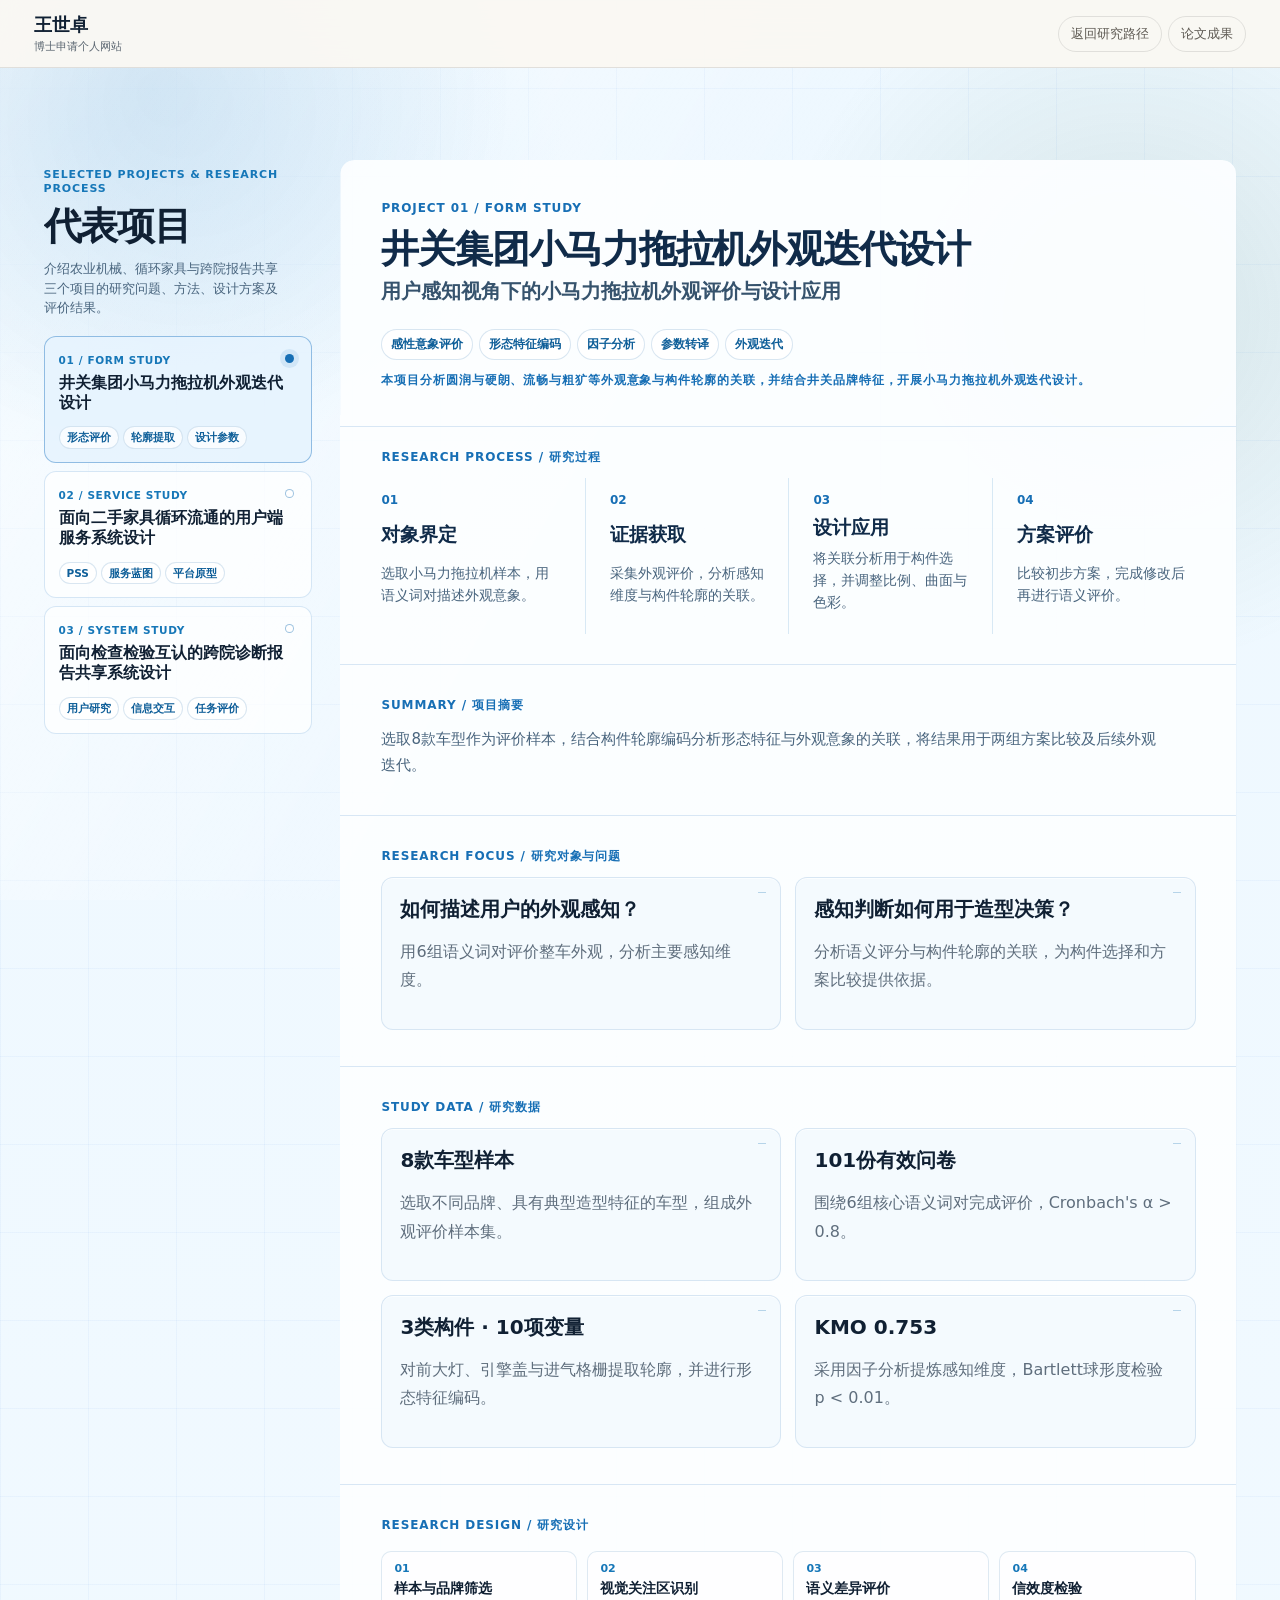
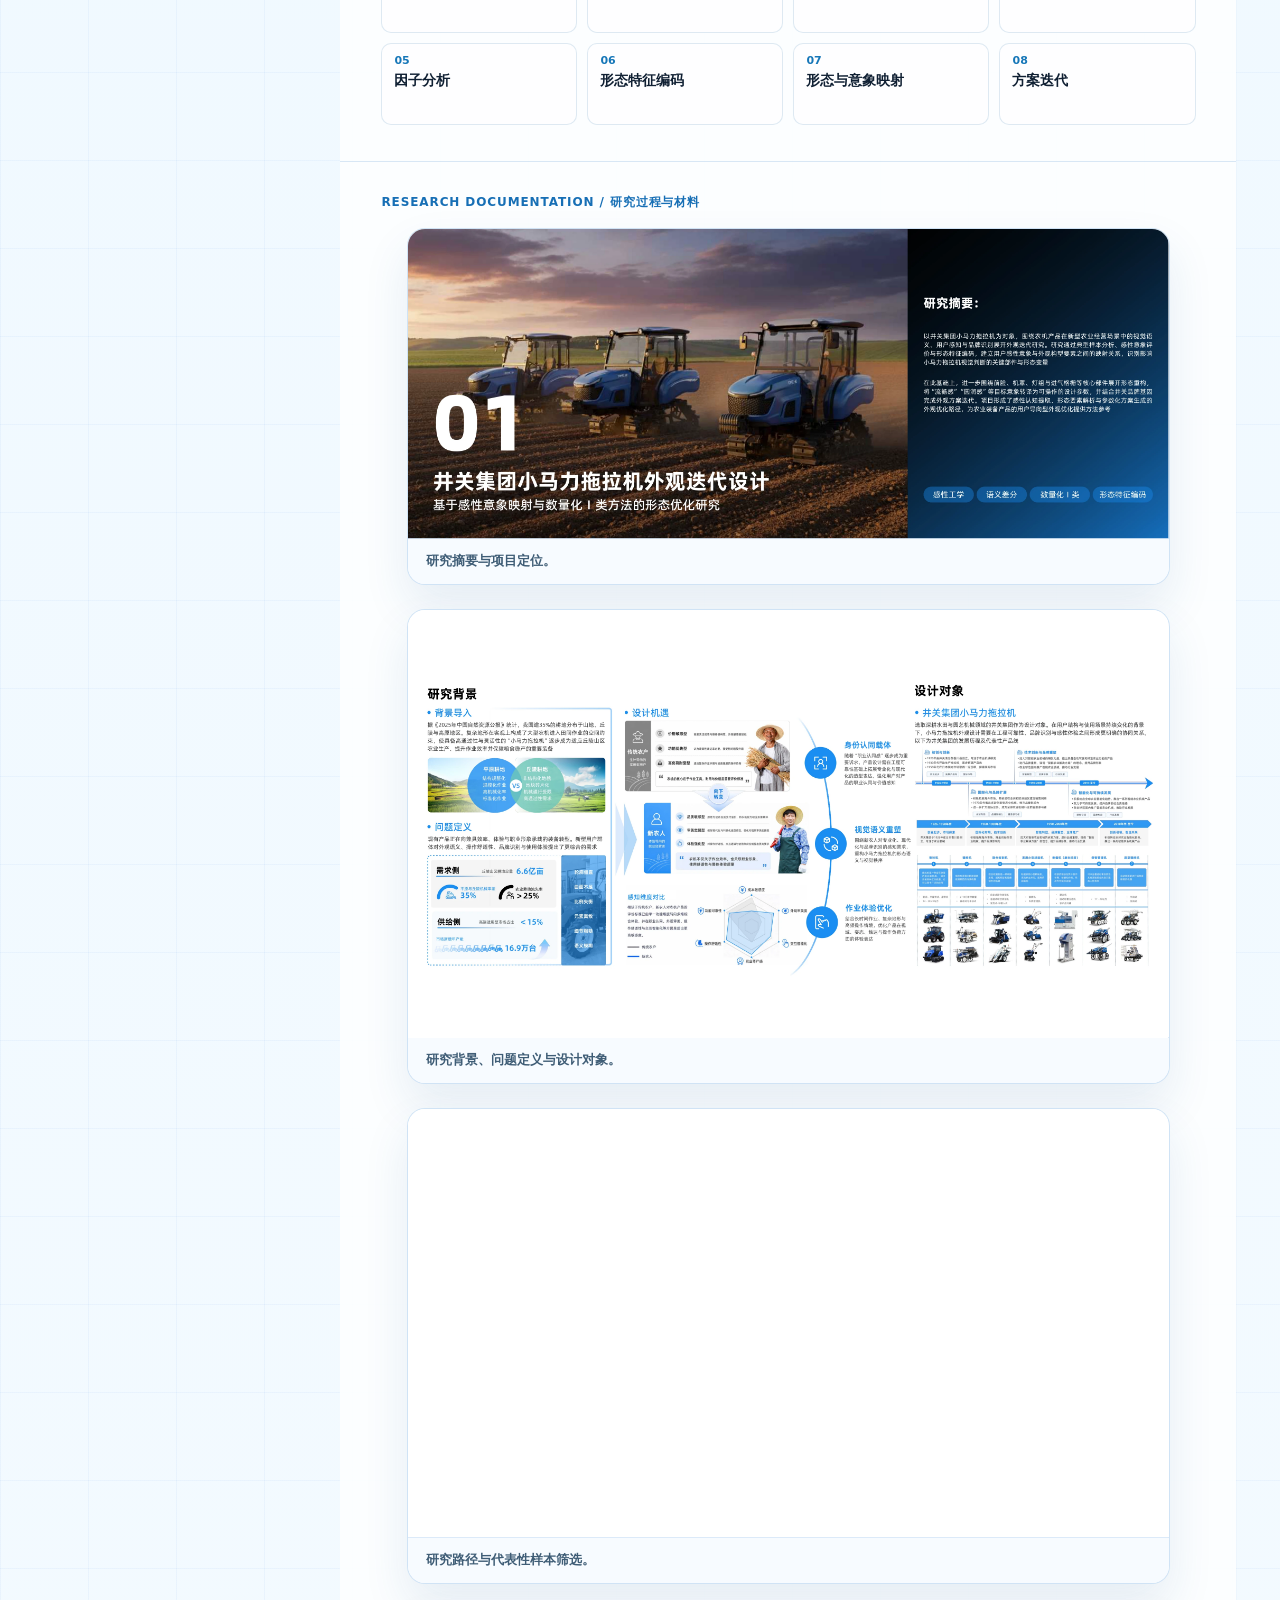
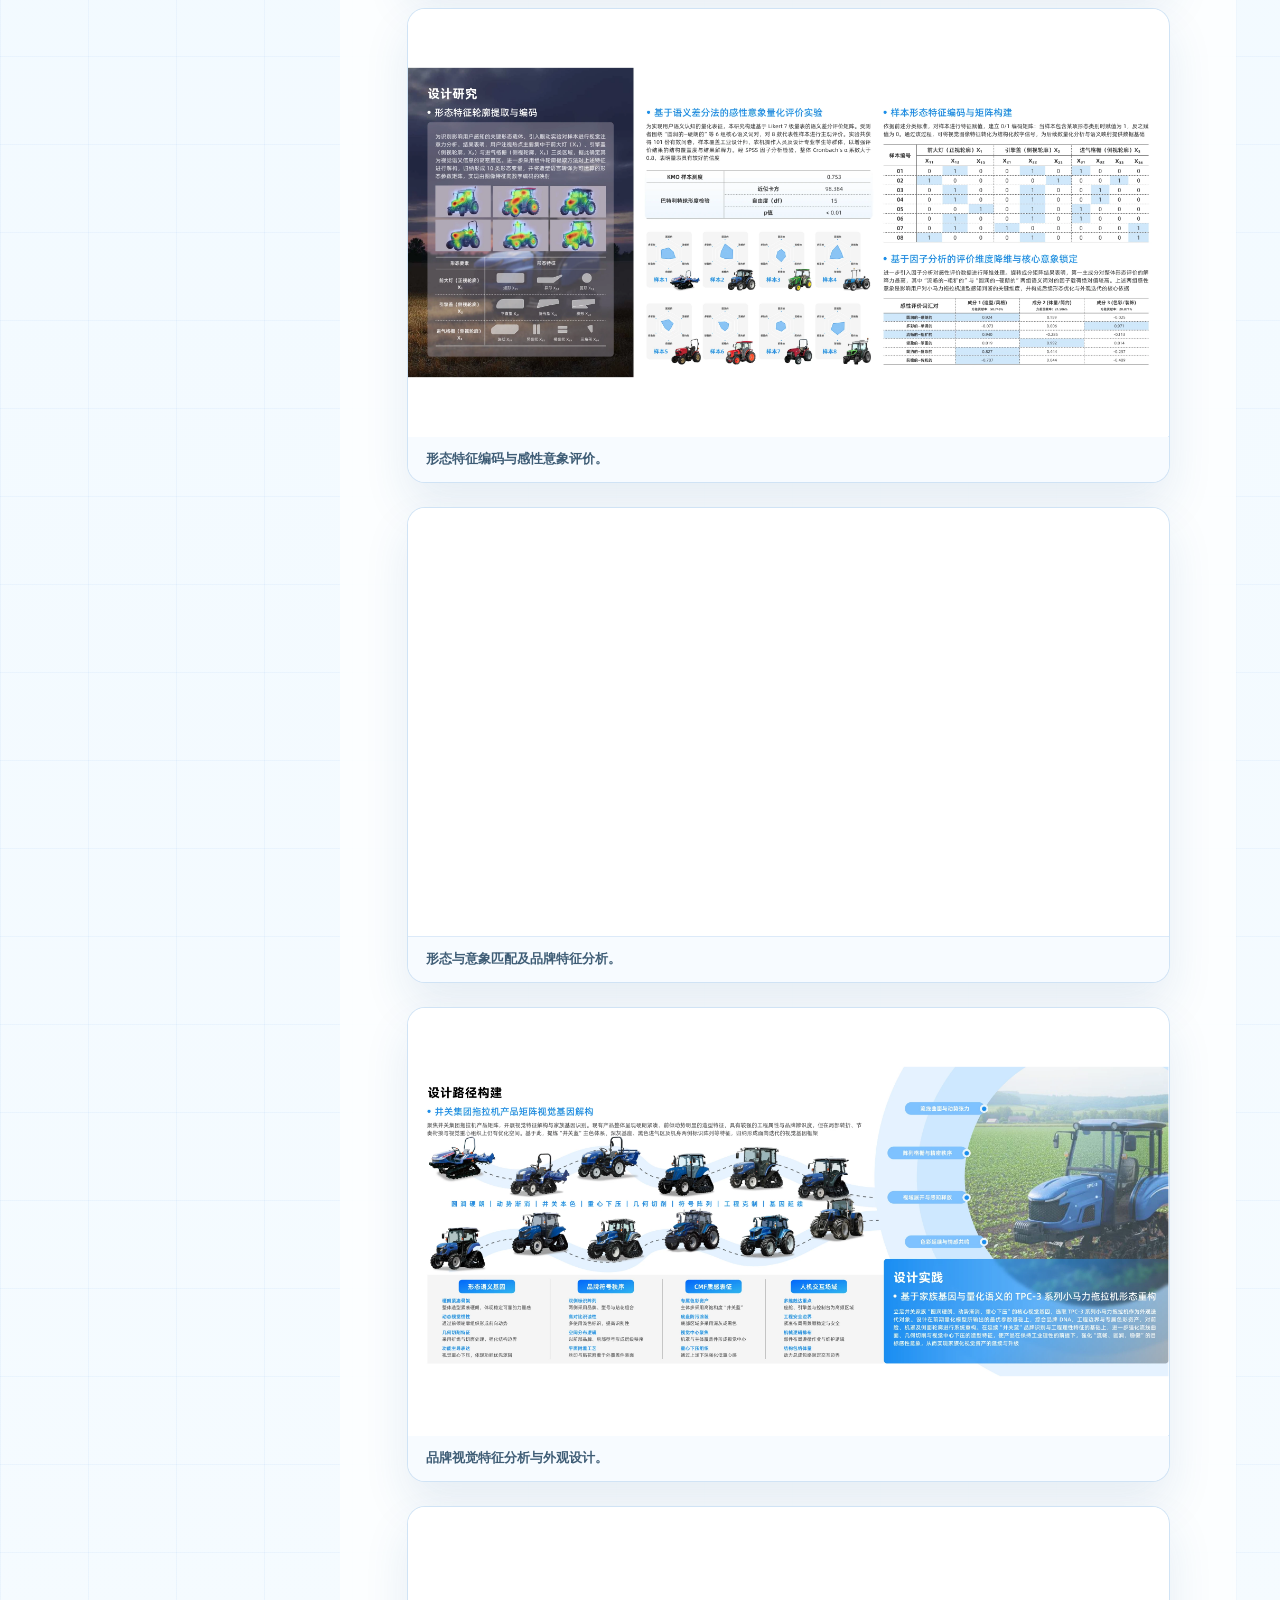
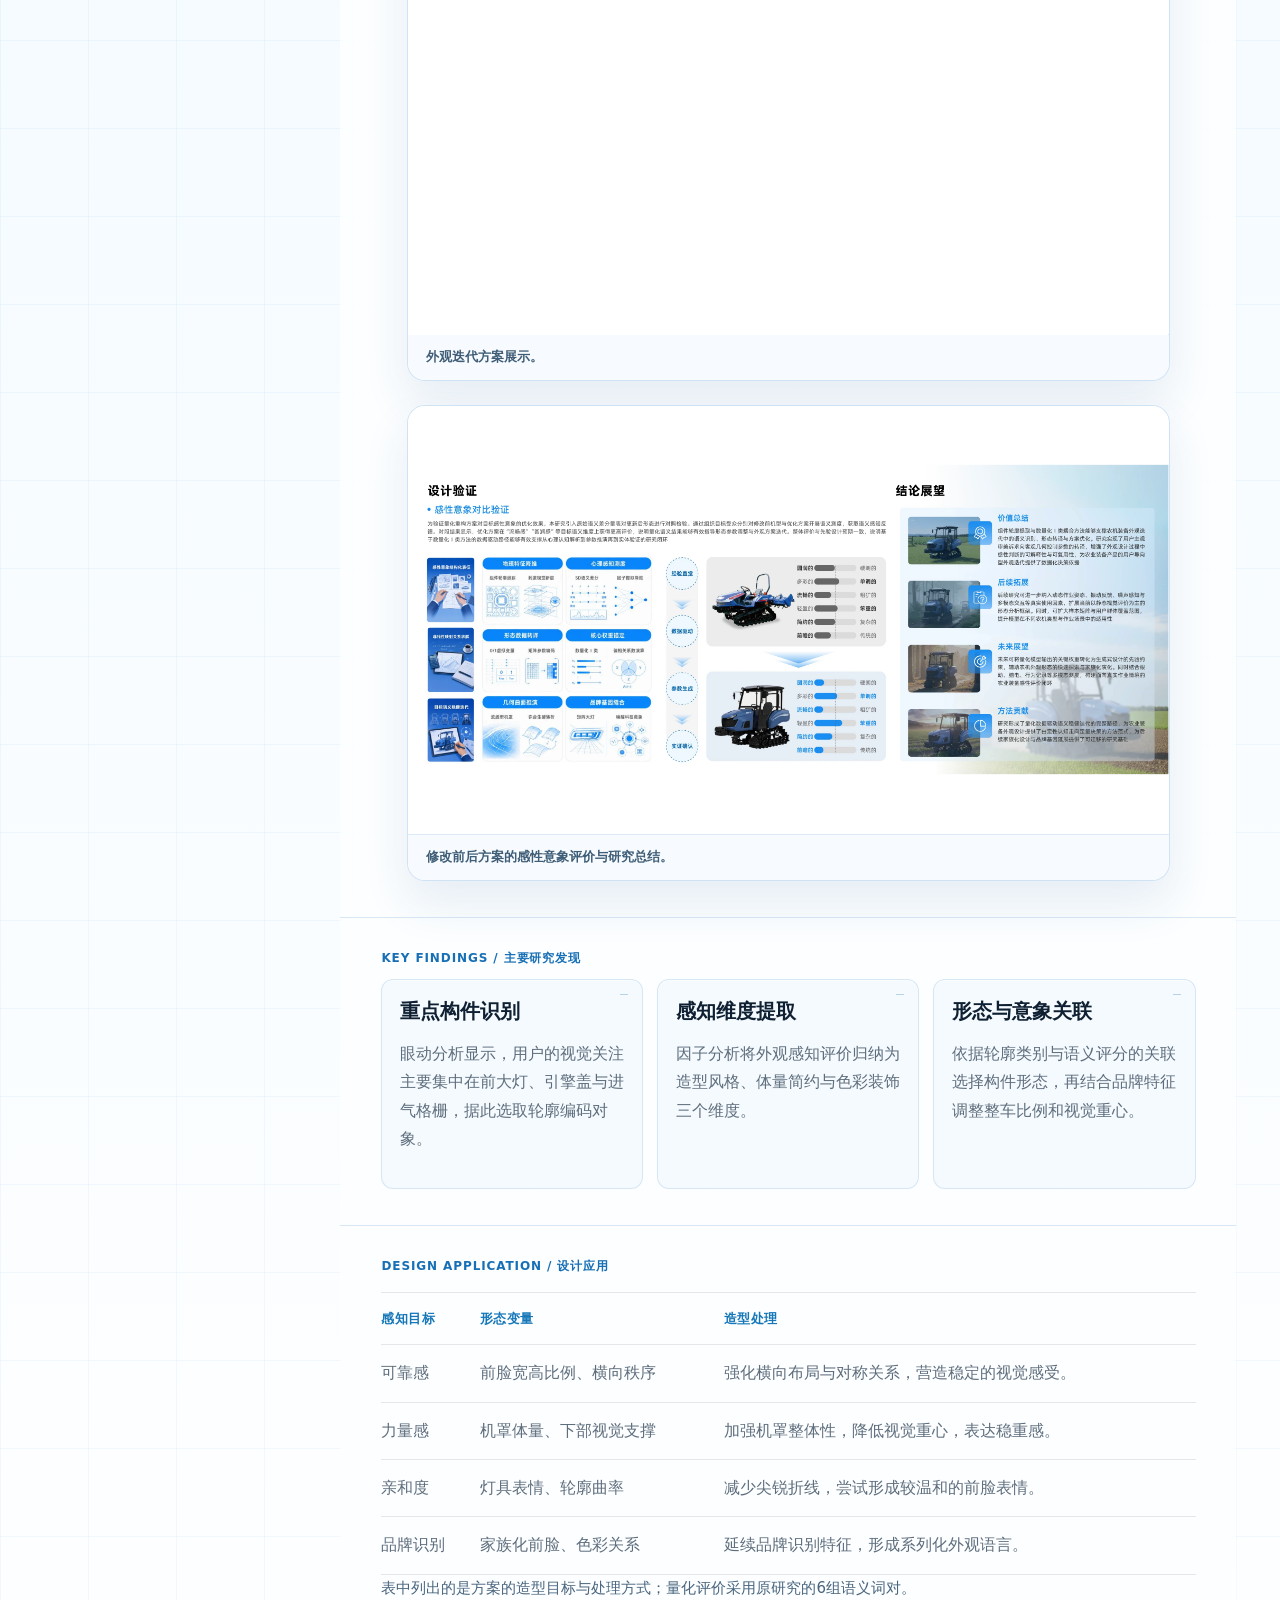
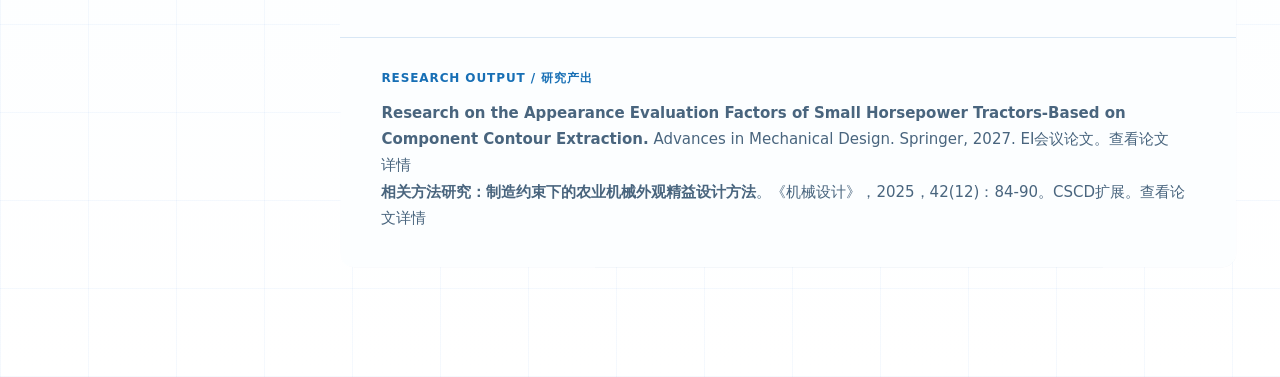
<file: projects.html>
<!doctype html>
<html lang="zh-CN">
<head>
  <meta charset="utf-8">
  <meta name="viewport" content="width=device-width, initial-scale=1">
  <meta name="description" content="王世卓博士申请代表项目，介绍农业机械、循环家具与跨院报告共享三个项目的研究问题、方法、设计方案及评价结果。">
  <title>代表项目 | 王世卓博士申请个人网站</title>
  <link rel="stylesheet" href="styles.css">
  <link rel="stylesheet" href="final-overrides.css?v=language-final-20261030">
  <link rel="stylesheet" href="project-detail-polish.css?v=project-sidebar-spacing-v7">
  <link rel="stylesheet" href="project-detail-interactions.css?v=project-interactions-v1">
  <link rel="stylesheet" href="desktop-adapt.css?v=4fabaf2221fd">
</head>
<body class="desktop-responsive publication-page project-process-page">
  <header class="detail-topbar publication-topbar">
    <a class="brand" href="portfolio.html#research">
      <strong>王世卓</strong>
      <span>博士申请个人网站</span>
    </a>
    <nav class="detail-nav" aria-label="代表项目页面导航">
      <a href="portfolio.html#research">返回研究路径</a>
      <a href="publications.html">论文成果</a>
    </nav>
  </header>

  <main class="project-process-main">
    <aside class="project-process-nav" aria-label="代表项目切换">
      <div class="project-process-intro">
        <span>Selected Projects & Research Process</span>
        <h1>代表项目</h1>
        <p>介绍农业机械、循环家具与跨院报告共享三个项目的研究问题、方法、设计方案及评价结果。</p>
      </div>
      <button class="active" type="button" data-project="tractor">
        <span>01 / FORM STUDY</span>
        <strong>井关集团小马力拖拉机外观迭代设计</strong>
        <small>农业机械外观评价｜形态变量｜品牌识别</small>
        <em>形态评价</em><em>轮廓提取</em><em>设计参数</em>
      </button>
      <button type="button" data-project="furniture">
        <span>02 / SERVICE STUDY</span>
        <strong>面向二手家具循环流通的用户端服务系统设计</strong>
        <small>产品服务系统｜循环交易｜用户需求转译</small>
        <em>PSS</em><em>服务蓝图</em><em>平台原型</em>
      </button>
      <button type="button" data-project="medical">
        <span>03 / SYSTEM STUDY</span>
        <strong>面向检查检验互认的跨院诊断报告共享系统设计</strong>
        <small>医疗服务系统｜信息架构｜多主体协同</small>
        <em>用户研究</em><em>信息交互</em><em>任务评价</em>
      </button>
    </aside>

    <section class="project-process-stage" aria-live="polite">
      <article class="project-panel active" id="project-tractor" data-project-panel="tractor">
        <header class="project-panel-head">
          <p>Project 01 / Form Study</p>
          <h2>井关集团小马力拖拉机外观迭代设计</h2>
          <h3>用户感知视角下的小马力拖拉机外观评价与设计应用</h3>
          <div class="project-process-tags"><span>感性意象评价</span><span>形态特征编码</span><span>因子分析</span><span>参数转译</span><span>外观迭代</span></div>
          <p class="project-lead">本项目分析圆润与硬朗、流畅与粗犷等外观意象与构件轮廓的关联，并结合井关品牌特征，开展小马力拖拉机外观迭代设计。</p>
        </header>

        <section class="project-storyline" aria-label="项目汇报逻辑">
          <span>Research Process / 研究过程</span>
          <ol>
            <li><b>对象界定</b><small>选取小马力拖拉机样本，用语义词对描述外观意象。</small></li>
            <li><b>证据获取</b><small>采集外观评价，分析感知维度与构件轮廓的关联。</small></li>
            <li><b>设计应用</b><small>将关联分析用于构件选择，并调整比例、曲面与色彩。</small></li>
            <li><b>方案评价</b><small>比较初步方案，完成修改后再进行语义评价。</small></li>
          </ol>
        </section>

        <section class="process-block">
          <span>Summary / 项目摘要</span>
          <p>选取8款车型作为评价样本，结合构件轮廓编码分析形态特征与外观意象的关联，将结果用于两组方案比较及后续外观迭代。</p>
        </section>

        <section class="process-block">
          <span>Research Focus / 研究对象与问题</span>
          <div class="question-grid">
            <section><strong>如何描述用户的外观感知？</strong><p>用6组语义词对评价整车外观，分析主要感知维度。</p></section>
            <section><strong>感知判断如何用于造型决策？</strong><p>分析语义评分与构件轮廓的关联，为构件选择和方案比较提供依据。</p></section>
          </div>
        </section>

        <section class="process-block">
          <span>Study Data / 研究数据</span>
          <div class="question-grid">
            <section><strong>8款车型样本</strong><p>选取不同品牌、具有典型造型特征的车型，组成外观评价样本集。</p></section>
            <section><strong>101份有效问卷</strong><p>围绕6组核心语义词对完成评价，Cronbach's α &gt; 0.8。</p></section>
            <section><strong>3类构件 · 10项变量</strong><p>对前大灯、引擎盖与进气格栅提取轮廓，并进行形态特征编码。</p></section>
            <section><strong>KMO 0.753</strong><p>采用因子分析提炼感知维度，Bartlett球形度检验 p &lt; 0.01。</p></section>
          </div>
        </section>

        <section class="process-block">
          <span>Research Design / 研究设计</span>
          <div class="process-flow">
            <i>样本与品牌筛选</i><i>视觉关注区识别</i><i>语义差异评价</i><i>信效度检验</i><i>因子分析</i><i>形态特征编码</i><i>形态与意象映射</i><i>方案迭代</i>
          </div>
        </section>

        <section class="process-block">
          <span>Research Documentation / 研究过程与材料</span>
          <div class="evidence-grid">
            <figure><img loading="lazy" decoding="async" src="assets/portfolio-20260915/hires/page-04.webp" alt="作品集第4页：小马力拖拉机外观迭代设计的研究摘要与效果图"><figcaption><b>研究摘要与项目定位。</b></figcaption></figure>
            <figure><img loading="lazy" decoding="async" src="assets/portfolio-20260915/hires/page-05.webp" alt="作品集第5页：小马力拖拉机的研究背景、用户需求与设计对象"><figcaption><b>研究背景、问题定义与设计对象。</b></figcaption></figure>
            <figure><img loading="lazy" decoding="async" src="assets/portfolio-20260915/hires/page-06.webp" alt="作品集第6页：外观评价研究路径、车型样本与感性词汇筛选"><figcaption><b>研究路径与代表性样本筛选。</b></figcaption></figure>
            <figure><img loading="lazy" decoding="async" src="assets/portfolio-20260915/hires/page-07.webp" alt="作品集第7页：构件轮廓编码、感性意象评价与因子分析"><figcaption><b>形态特征编码与感性意象评价。</b></figcaption></figure>
            <figure><img loading="lazy" decoding="async" src="assets/portfolio-20260915/hires/page-08.webp" alt="作品集第8页：形态与意象的对应关系及品牌特征分析"><figcaption><b>形态与意象匹配及品牌特征分析。</b></figcaption></figure>
            <figure><img loading="lazy" decoding="async" src="assets/portfolio-20260915/hires/page-09.webp" alt="作品集第9页：井关拖拉机的品牌视觉特征与外观设计方案"><figcaption><b>品牌视觉特征分析与外观设计。</b></figcaption></figure>
            <figure><img loading="lazy" decoding="async" src="assets/portfolio-20260915/hires/page-10.webp" alt="作品集第10页：小马力拖拉机外观迭代方案效果图"><figcaption><b>外观迭代方案展示。</b></figcaption></figure>
            <figure><img loading="lazy" decoding="async" src="assets/portfolio-20260915/hires/page-11.webp" alt="作品集第11页：修改前后方案的语义评价对比与研究总结"><figcaption><b>修改前后方案的感性意象评价与研究总结。</b></figcaption></figure>
          </div>
        </section>

        <section class="process-block">
          <span>Key Findings / 主要研究发现</span>
          <div class="capability-grid">
            <section><strong>重点构件识别</strong><p>眼动分析显示，用户的视觉关注主要集中在前大灯、引擎盖与进气格栅，据此选取轮廓编码对象。</p></section>
            <section><strong>感知维度提取</strong><p>因子分析将外观感知评价归纳为造型风格、体量简约与色彩装饰三个维度。</p></section>
            <section><strong>形态与意象关联</strong><p>依据轮廓类别与语义评分的关联选择构件形态，再结合品牌特征调整整车比例和视觉重心。</p></section>
          </div>
        </section>

        <section class="process-block">
          <span>Design Application / 设计应用</span>
          <table class="process-table">
            <thead><tr><th>感知目标</th><th>形态变量</th><th>造型处理</th></tr></thead>
            <tbody>
              <tr><td>可靠感</td><td>前脸宽高比例、横向秩序</td><td>强化横向布局与对称关系，营造稳定的视觉感受。</td></tr>
              <tr><td>力量感</td><td>机罩体量、下部视觉支撑</td><td>加强机罩整体性，降低视觉重心，表达稳重感。</td></tr>
              <tr><td>亲和度</td><td>灯具表情、轮廓曲率</td><td>减少尖锐折线，尝试形成较温和的前脸表情。</td></tr>
              <tr><td>品牌识别</td><td>家族化前脸、色彩关系</td><td>延续品牌识别特征，形成系列化外观语言。</td></tr>
            </tbody>
          </table>
          <p>表中列出的是方案的造型目标与处理方式；量化评价采用原研究的6组语义词对。</p>
        </section>

        <section class="process-block related-block">
          <span>Research Output / 研究产出</span>
          <p><b>Research on the Appearance Evaluation Factors of Small Horsepower Tractors-Based on Component Contour Extraction.</b> Advances in Mechanical Design. Springer, 2027. EI会议论文。<a href="publications.html#paper-tractor-evaluation">查看论文详情</a></p>
          <p><b>相关方法研究：制造约束下的农业机械外观精益设计方法</b>。《机械设计》，2025，42(12)：84-90。CSCD扩展。<a href="publications.html#paper-lean-agri-machinery">查看论文详情</a></p>
        </section>
      </article>

      <article class="project-panel" id="project-furniture" data-project-panel="furniture">
        <header class="project-panel-head">
          <p>Project 02 / Service Study</p>
          <h2>面向二手家具循环流通的用户端服务系统设计</h2>
          <h3>面向二手家具循环流通的用户需求研究与服务系统设计</h3>
          <div class="project-process-tags"><span>SIVA需求提取</span><span>Kano分类</span><span>AHP权重</span><span>PSS构建</span><span>SUS评价</span></div>
          <p class="project-lead">本项目研究二手家具再次流通时的用户决策，关注家具状态、估值依据、交易信任、物流履约与售后责任等问题。在此基础上，设计检测估值、交易匹配、物流履约、售后追踪和循环价值展示等服务流程及用户端原型。</p>
        </header>

        <section class="project-storyline" aria-label="项目汇报逻辑">
          <span>Research Process / 研究过程</span>
          <ol>
            <li><b>问题界定</b><small>识别二手家具流通中的交易信任、估值、履约与循环价值问题。</small></li>
            <li><b>需求分析</b><small>以SIVA梳理需求，经Kano分类、Better-Worse分析和AHP确定优先级。</small></li>
            <li><b>系统构建</b><small>梳理平台与检测、翻新、物流、售后服务之间的分工和衔接。</small></li>
            <li><b>原型评价</b><small>依据服务蓝图形成用户端原型，再以SUS量表评价可用性。</small></li>
          </ol>
        </section>

        <section class="process-block">
          <span>Summary / 项目摘要</span>
          <p>通过调研形成需求清单，经Kano分类与AHP排序后设计服务系统和用户端原型，再采用SUS量表评价原型的可用性。</p>
        </section>

        <section class="process-block">
          <span>Research Focus / 研究对象与问题</span>
          <div class="question-grid three">
            <section><strong>哪些信息支持交易判断？</strong><p>在界面中说明家具状态、来源、估值依据与售后责任，供用户核查。</p></section>
            <section><strong>需求如何转为服务功能？</strong><p>将用户对信任、价格、交付与循环价值的需求转为具体功能和服务流程。</p></section>
            <section><strong>线上线下如何衔接？</strong><p>梳理平台、检测、翻新、仓储物流与售后服务的分工及交接流程。</p></section>
          </div>
        </section>

        <section class="process-block">
          <span>Study Data / 研究数据</span>
          <div class="question-grid">
            <section><strong>96份有效问卷</strong><p>每份评价26项需求，共2,496组Kano正反向配对判断；总体α=0.925，KMO=0.880。</p></section>
            <section><strong>26项用户需求</strong><p>解决方案7项、信息8项、价值6项、可及性5项，按SIVA四个维度组织。</p></section>
            <section><strong>10位专家</strong><p>对筛选保留的20项需求开展AHP评价，确定需求权重与功能优先级。</p></section>
            <section><strong>37名参与者</strong><p>每人完成10题SUS量表，平均得分82.86/100；按原研究采用的分级标准为A级。</p></section>
          </div>
        </section>

        <section class="process-block">
          <span>Research Design / 研究设计</span>
          <div class="process-flow">
            <i>探索性预调研</i><i>SIVA需求提取</i><i>Kano需求分类</i><i>Better-Worse分析</i><i>AHP权重排序</i><i>PSS关系构建</i><i>服务蓝图与原型</i><i>SUS评价</i>
          </div>
        </section>

        <section class="process-block">
          <span>Research Documentation / 研究过程与材料</span>
          <div class="evidence-grid">
            <figure><img loading="lazy" decoding="async" src="assets/portfolio-20260915/hires/page-12.webp" alt="作品集第12页：二手家具循环流通项目的研究摘要与用户端原型"><figcaption><b>循环家具项目研究摘要。</b></figcaption></figure>
            <figure><img loading="lazy" decoding="async" src="assets/portfolio-20260915/hires/page-13.webp" alt="作品集第13页：二手家具循环服务的研究背景、问题与研究路径"><figcaption><b>研究背景、设计对象与研究路径。</b></figcaption></figure>
            <figure><img loading="lazy" decoding="async" src="assets/portfolio-20260915/hires/page-14.webp" alt="作品集第14页：用户群体、SIVA需求分类与需求属性分析"><figcaption><b>SIVA需求识别与Kano分类。</b></figcaption></figure>
            <figure><img loading="lazy" decoding="async" src="assets/portfolio-20260915/hires/page-15.webp" alt="作品集第15页：AHP需求权重表与二手家具购买体验地图"><figcaption><b>AHP需求权重与购买体验地图。</b></figcaption></figure>
            <figure><img loading="lazy" decoding="async" src="assets/portfolio-20260915/hires/page-16.webp" alt="作品集第16页：线上线下服务架构、服务蓝图与参与方协作关系"><figcaption><b>线上线下服务架构、服务蓝图与协作关系。</b></figcaption></figure>
            <figure><img loading="lazy" decoding="async" src="assets/portfolio-20260915/hires/page-17.webp" alt="作品集第17页：二手家具用户端原型的搜索、成色核验与履约追踪界面"><figcaption><b>用户端APP原型与主要功能。</b></figcaption></figure>
            <figure><img loading="lazy" decoding="async" src="assets/portfolio-20260915/hires/page-18.webp" alt="作品集第18页：原型SUS评价、服务体验对比与研究总结"><figcaption><b>原型可用性、体验评价与研究总结。</b></figcaption></figure>
          </div>
        </section>

        <section class="process-block">
          <span>Key Findings / 主要研究发现</span>
          <div class="capability-grid">
            <section><strong>需求优先级</strong><p>满足使用要求与价格经济性的综合权重居前，其次为购买和回收服务，据此安排功能优先级。</p></section>
            <section><strong>服务系统结构</strong><p>方案将估值检测、质量评价、回收翻新、预约配送和订单追踪纳入同一服务流程。</p></section>
            <section><strong>原型评价</strong><p>本次SUS评价针对用户端原型的可用性；实际交易表现、信任变化与资源节约效果仍需后续研究。</p></section>
          </div>
        </section>

        <section class="process-block">
          <span>Design Application / 设计应用</span>
          <table class="process-table">
            <thead><tr><th>用户问题</th><th>设计方向</th><th>功能与信息</th></tr></thead>
            <tbody>
              <tr><td>家具状态不透明</td><td>呈现检测结果与成色分级</td><td>损伤标注、修复记录与质量说明。</td></tr>
              <tr><td>价格依据不足</td><td>说明估值依据</td><td>在线预估值、成色说明与价格信息。</td></tr>
              <tr><td>履约过程割裂</td><td>衔接交易与交付流程</td><td>预约、物流、交付与售后状态追踪。</td></tr>
              <tr><td>循环价值不易理解</td><td>展示家具再利用的信息</td><td>环保标签、循环记录与价值可视化。</td></tr>
            </tbody>
          </table>
        </section>

        <section class="process-block related-block">
          <span>Research Output / 研究产出</span>
          <p><b>Innovation of the Circular Transaction Service Mode of Furniture Products Oriented by User Demand.</b> BioResources, 2026, 21(1): 1725-1746。SCI论文。<a href="publications.html#paper-circular-furniture">查看论文详情</a></p>
        </section>
      </article>

      <article class="project-panel" id="project-medical" data-project-panel="medical">
        <header class="project-panel-head">
          <p>Project 03 / System Study</p>
          <h2>面向检查检验互认的跨院诊断报告共享系统设计</h2>
          <h3>面向检查检验互认的跨院报告共享与授权机制研究</h3>
          <div class="project-process-tags"><span>政策与标准梳理</span><span>多主体需求</span><span>QFD功能规划</span><span>信息架构</span><span>任务评价</span></div>
          <p class="project-lead">本项目围绕跨院复诊、转诊接续和慢病随访，分析报告来源核验、患者授权、互认状态及访问记录等需求。通过梳理患者、医生、医疗机构和平台的任务分工与权限关系，设计系统架构与患者端原型。</p>
        </header>

        <section class="project-storyline" aria-label="项目汇报逻辑">
          <span>Research Process / 研究过程</span>
          <ol>
            <li><b>对象界定</b><small>以跨院复诊、转诊接续和慢病随访为主要使用场景。</small></li>
            <li><b>功能规划</b><small>结合政策标准与各方需求，通过QFD分析确定功能优先级。</small></li>
            <li><b>系统构建</b><small>围绕来源核验、患者授权、统一索引与访问追踪设计功能。</small></li>
            <li><b>原型评价</b><small>通过小样本任务测试与专家走查，识别交互问题并提出修改方向。</small></li>
          </ol>
        </section>

        <section class="process-block">
          <span>Summary / 项目摘要</span>
          <p>从跨院报告共享任务中提取信息与授权需求，经QFD分析确定功能优先级，设计患者端原型，再通过任务测试和专家走查提出交互改进方向。</p>
        </section>

        <section class="process-block">
          <span>Research Focus / 研究对象与问题</span>
          <div class="question-grid three">
            <section><strong>患者侧</strong><p>如何了解报告来源、授权范围、互认状态与访问记录？</p></section>
            <section><strong>医生侧</strong><p>如何查看报告来源、完整性及可供诊疗参考的信息？</p></section>
            <section><strong>系统侧</strong><p>如何协调患者、医生、医疗机构与平台之间的权限和任务关系？</p></section>
          </div>
        </section>

        <section class="process-block">
          <span>Study Data / 研究数据</span>
          <div class="question-grid">
            <section><strong>15项候选需求</strong><p>涵盖报告检索、来源核验、授权管理与连续追踪等需求，作为QFD分析的输入。</p></section>
            <section><strong>5类功能方向</strong><p>统一索引、可信核验、动态授权、互认辅助与连续追踪。</p></section>
            <section><strong>5项关键任务</strong><p>报告查找、共享授权、可信核验、使用追踪与趋势查看。</p></section>
            <section><strong>五项任务平均完成率88.9%</strong><p>平均完成时间49秒，平均易用性评分4.08/5，用于评价患者端原型并确定改进方向。</p></section>
          </div>
        </section>

        <section class="process-block">
          <span>Research Design / 研究设计</span>
          <div class="process-flow">
            <i>政策与标准梳理</i><i>多主体角色识别</i><i>核心场景聚类</i><i>任务链拆解</i><i>QFD功能规划</i><i>信息架构设计</i><i>高保真原型</i><i>任务测试与走查</i>
          </div>
        </section>

        <section class="process-block">
          <span>Research Documentation / 研究过程与材料</span>
          <div class="evidence-grid">
            <figure><img loading="lazy" decoding="async" src="assets/portfolio-20260915/hires/page-19.webp" alt="作品集第19页：跨院诊断报告共享系统的研究摘要"><figcaption><b>跨院报告共享项目研究摘要。</b></figcaption></figure>
            <figure><img loading="lazy" decoding="async" src="assets/portfolio-20260915/hires/page-20.webp" alt="作品集第20页：跨院报告共享的研究背景、设计问题与研究路径"><figcaption><b>研究背景、设计机遇与研究路径。</b></figcaption></figure>
            <figure><img loading="lazy" decoding="async" src="assets/portfolio-20260915/hires/page-21.webp" alt="作品集第21页：患者、医生与平台参与的报告共享任务流程"><figcaption><b>跨院共享任务链与使用场景分析。</b></figcaption></figure>
            <figure><img loading="lazy" decoding="async" src="assets/portfolio-20260915/hires/page-22.webp" alt="作品集第22页：利益相关者、访谈材料与使用场景分析"><figcaption><b>利益相关者识别与半结构化访谈。</b></figcaption></figure>
            <figure><img loading="lazy" decoding="async" src="assets/portfolio-20260915/hires/page-23.webp" alt="作品集第23页：用户需求权重与候选设计需求筛选"><figcaption><b>用户需求分析与候选需求筛选。</b></figcaption></figure>
            <figure><img loading="lazy" decoding="async" src="assets/portfolio-20260915/hires/page-24.webp" alt="作品集第24页：QFD关系矩阵、功能优先级与系统架构"><figcaption><b>QFD功能优先级与系统架构。</b></figcaption></figure>
            <figure><img loading="lazy" decoding="async" src="assets/portfolio-20260915/hires/page-25.webp" alt="作品集第25页：患者端报告查找、共享授权与使用追踪原型界面"><figcaption><b>患者端APP核心界面。</b></figcaption></figure>
            <figure><img loading="lazy" decoding="async" src="assets/portfolio-20260915/hires/page-26.webp" alt="作品集第26页：患者端原型的任务测试结果、修改方向与研究总结"><figcaption><b>患者端原型任务测试与评价。</b></figcaption></figure>
          </div>
        </section>

        <section class="process-block">
          <span>Design Highlights / 设计要点</span>
          <div class="capability-grid">
            <section><strong>信息核验</strong><p>在跨院调阅流程中呈现报告来源、时间、完整性与核验标识，支持用户核查。</p></section>
            <section><strong>授权管理</strong><p>在同一流程中呈现授权对象、范围、时效及使用记录，并提供撤回入口。</p></section>
            <section><strong>跨院使用</strong><p>通过统一索引、结构化摘要与访问追踪，衔接跨机构的报告查找、阅读和后续使用。</p></section>
          </div>
        </section>

        <section class="process-block">
          <span>Design Application / 设计应用</span>
          <table class="process-table">
            <thead><tr><th>使用问题</th><th>设计方向</th><th>功能与信息</th></tr></thead>
            <tbody>
              <tr><td>报告来源难以核查</td><td>呈现来源核验信息</td><td>机构、时间、完整性与核验标识。</td></tr>
              <tr><td>授权边界不清</td><td>提供动态授权控制</td><td>对象、范围、时效、撤回与到期提醒。</td></tr>
              <tr><td>重点信息难读取</td><td>组织结构化摘要</td><td>异常项提示、历史对比与关键信息提取。</td></tr>
              <tr><td>跨院使用难追溯</td><td>设计访问与使用记录</td><td>查看记录、共享路径与访问日志。</td></tr>
            </tbody>
          </table>
        </section>

        <section class="process-block related-block">
          <span>Research Output / 研究产出</span>
          <p><b>患者端跨院报告共享原型。</b>覆盖报告检索、来源核验、动态授权、状态提示与访问追踪。</p>
          <p><b>原型任务测试与专家走查。</b>评价范围为患者端的信息理解与操作流程，后续可在真实医疗环境中检验跨院协作与持续使用情况。</p>
        </section>
      </article>
    </section>
  </main>

  <script>
    const projectButtons = document.querySelectorAll("[data-project]");
    const projectPanels = document.querySelectorAll("[data-project-panel]");
    function setProject(key) {
      projectButtons.forEach((button) => {
        const isActive = button.dataset.project === key;
        button.classList.toggle("active", isActive);
        button.setAttribute("aria-pressed", String(isActive));
      });
      projectPanels.forEach((panel) => {
        const isActive = panel.dataset.projectPanel === key;
        panel.classList.toggle("active", isActive);
        panel.setAttribute("aria-hidden", String(!isActive));
      });
      const url = new URL(window.location.href);
      url.searchParams.set("project", key);
      window.history.replaceState({}, "", url);
      window.scrollTo({ top: 0, behavior: "smooth" });
    }
    projectButtons.forEach((button) => button.addEventListener("click", () => setProject(button.dataset.project)));
    const initialProject = new URLSearchParams(window.location.search).get("project") || "tractor";
    if (document.querySelector(`[data-project="${initialProject}"]`)) setProject(initialProject);
  </script>
</body>
</html>
</file>
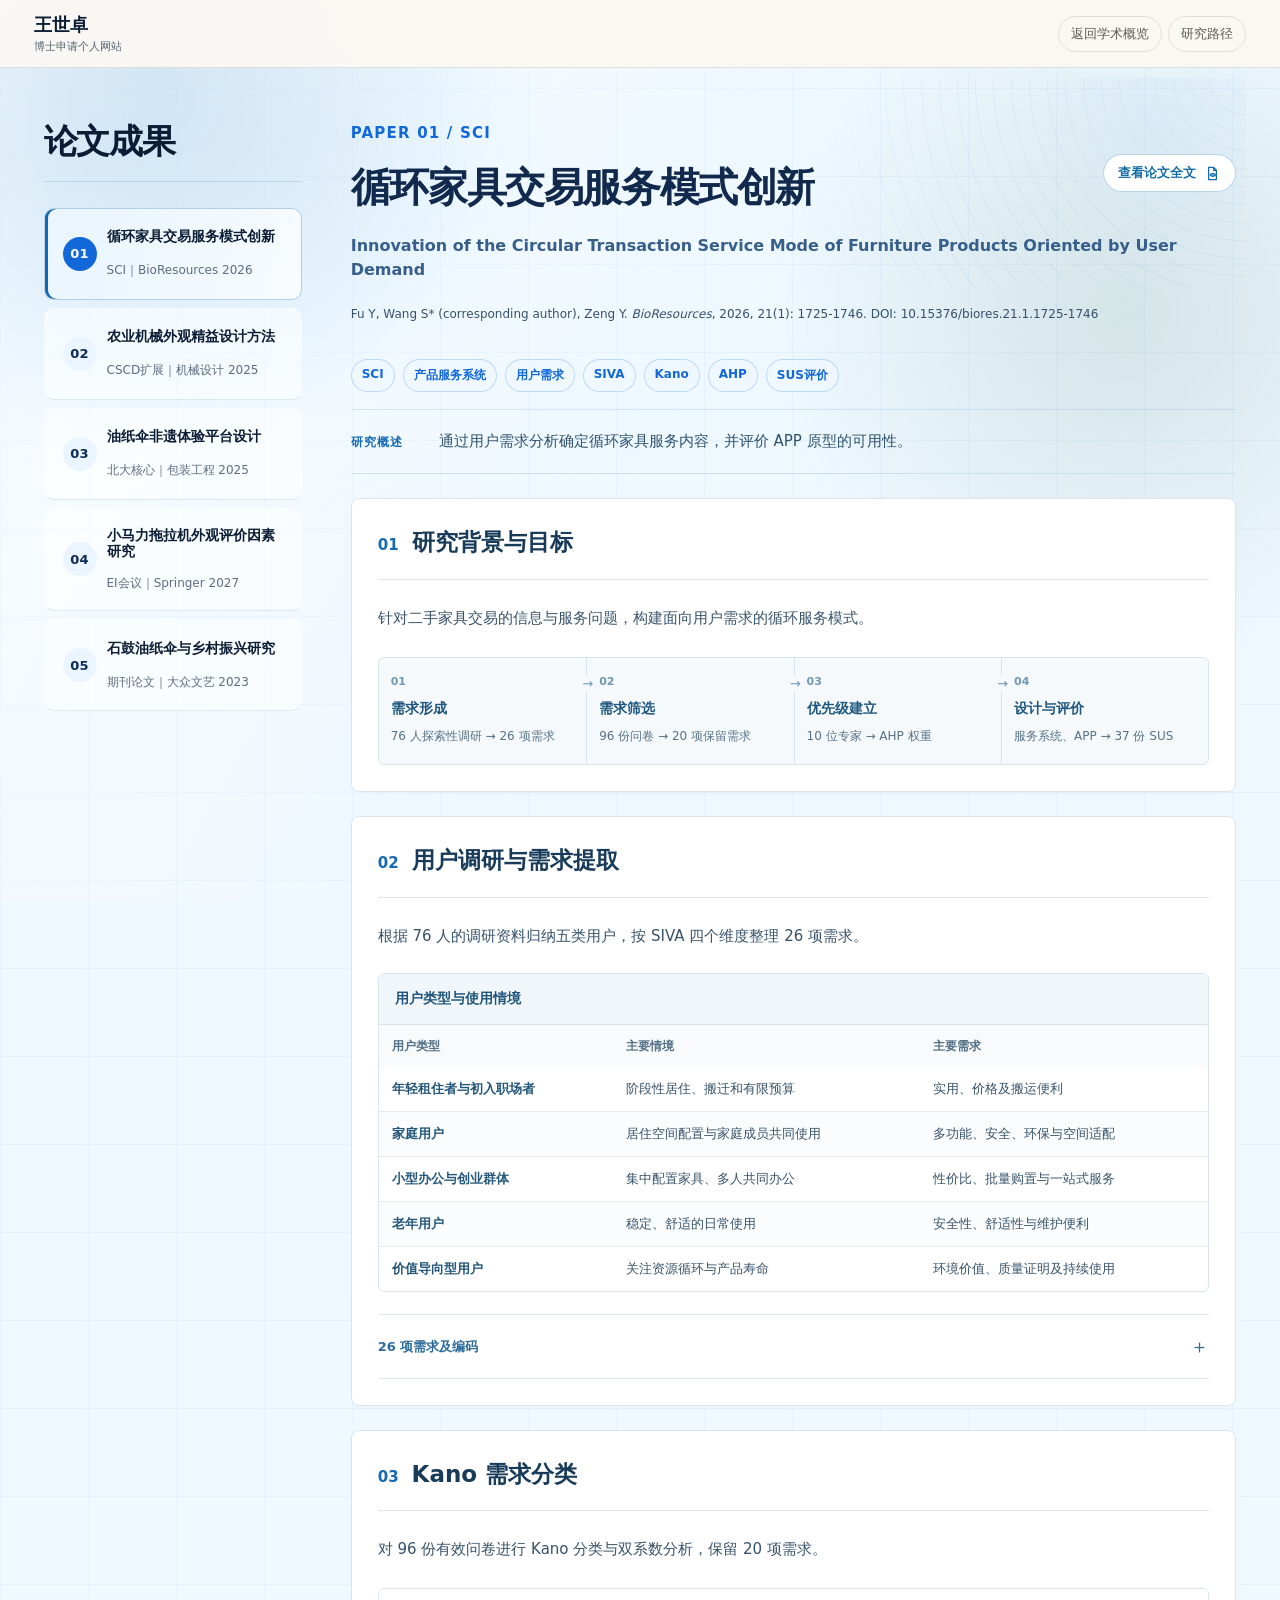
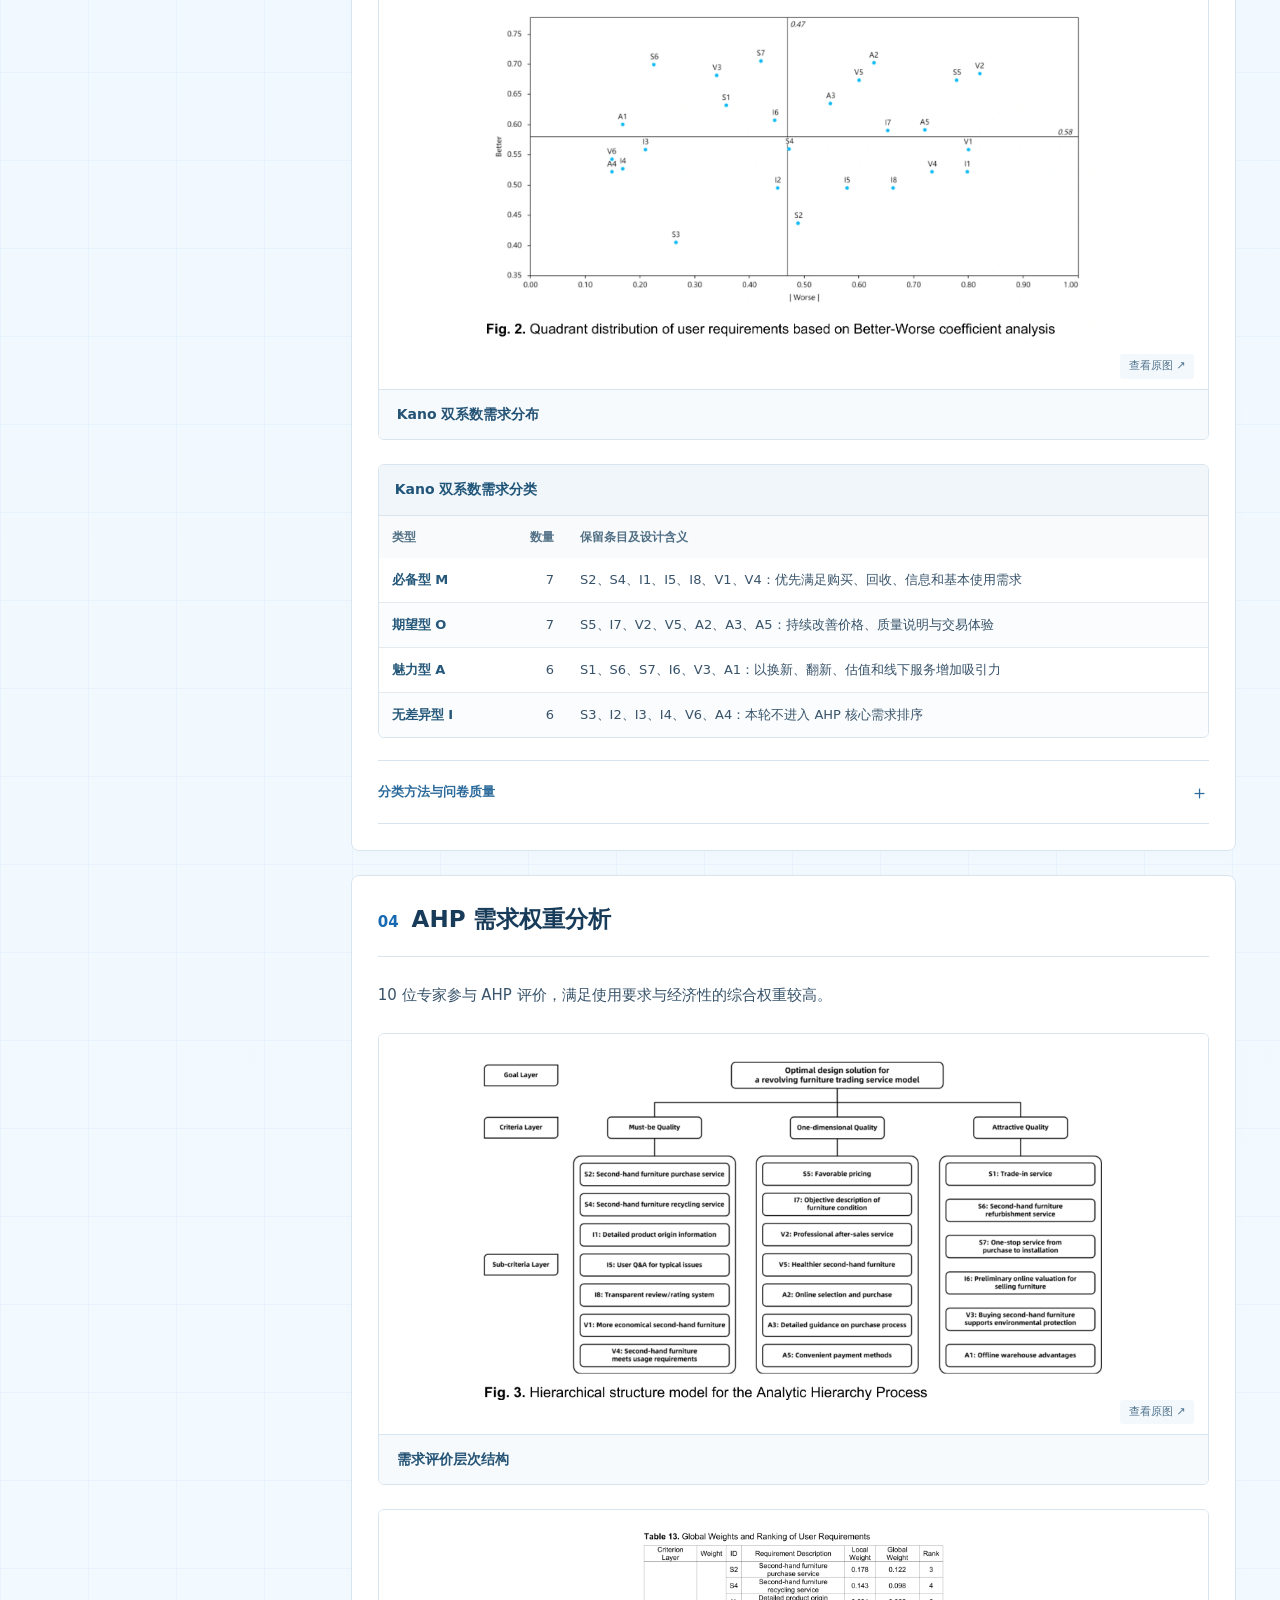
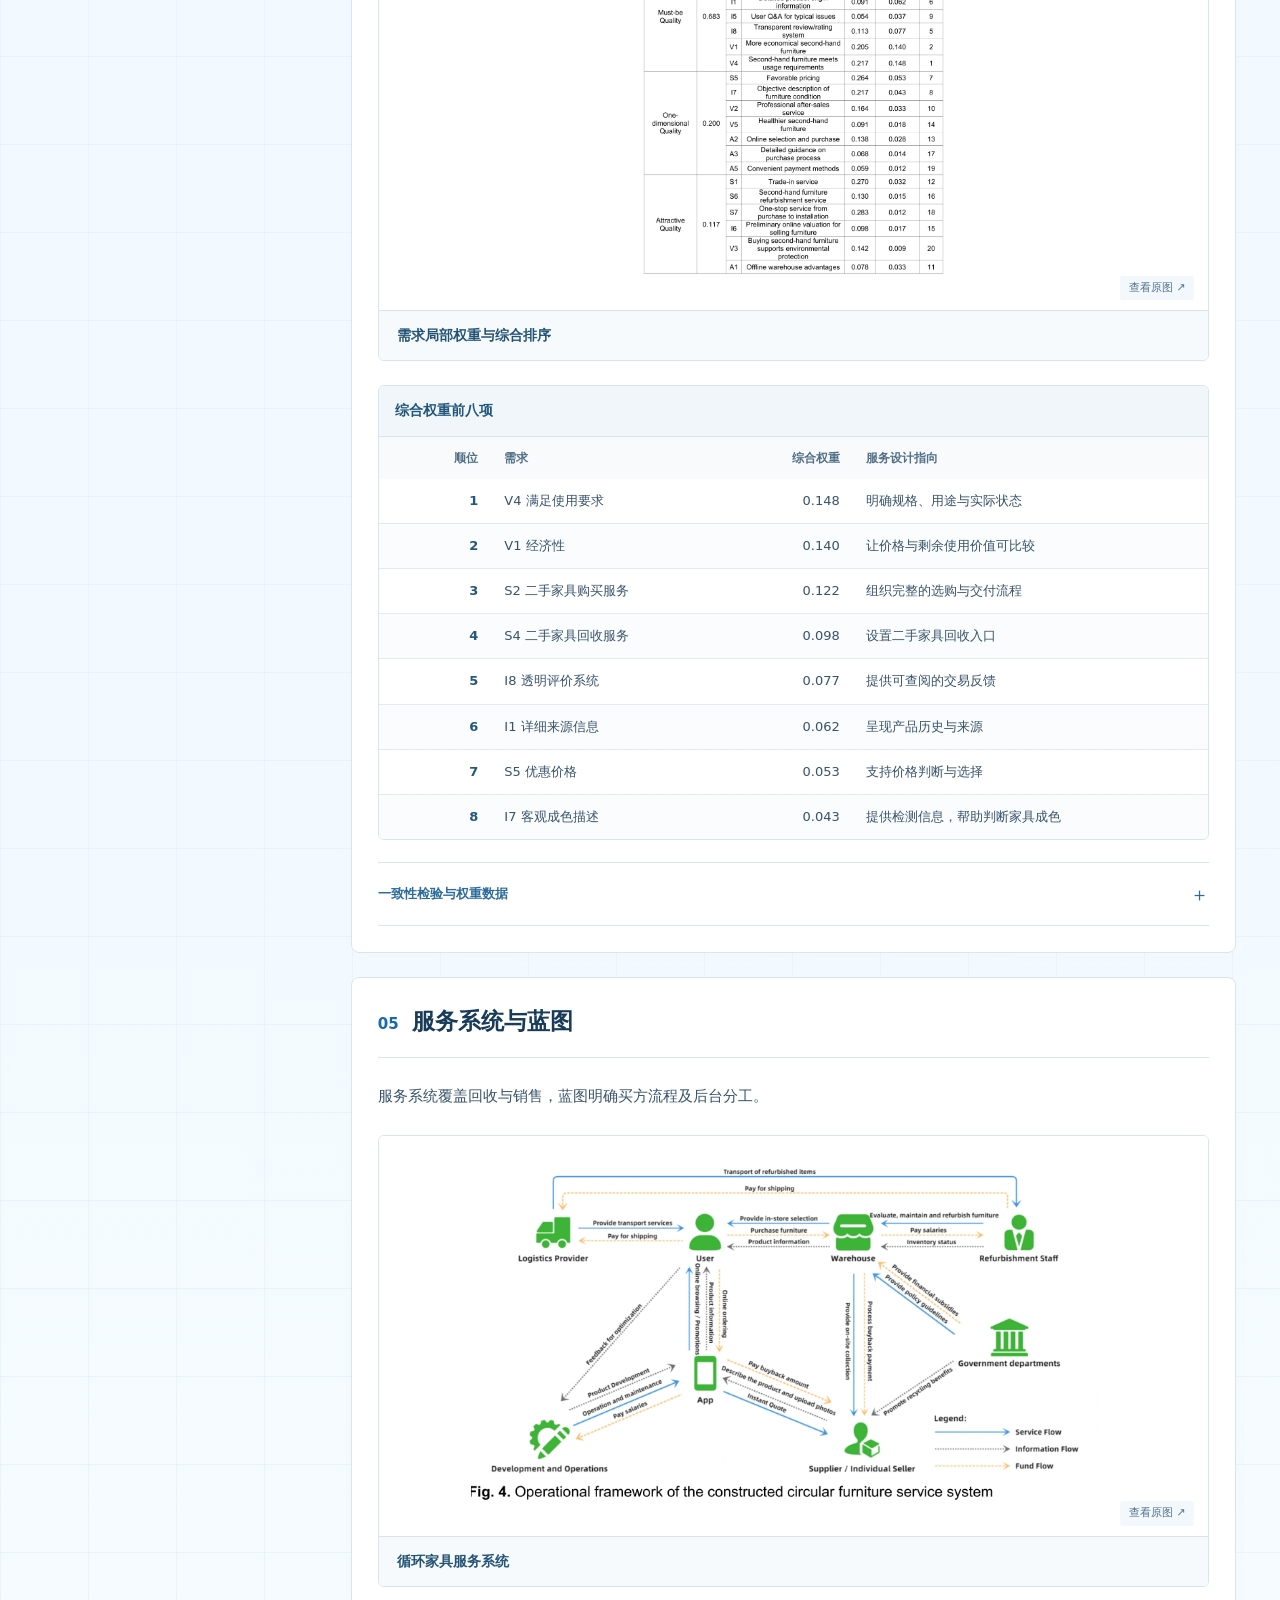
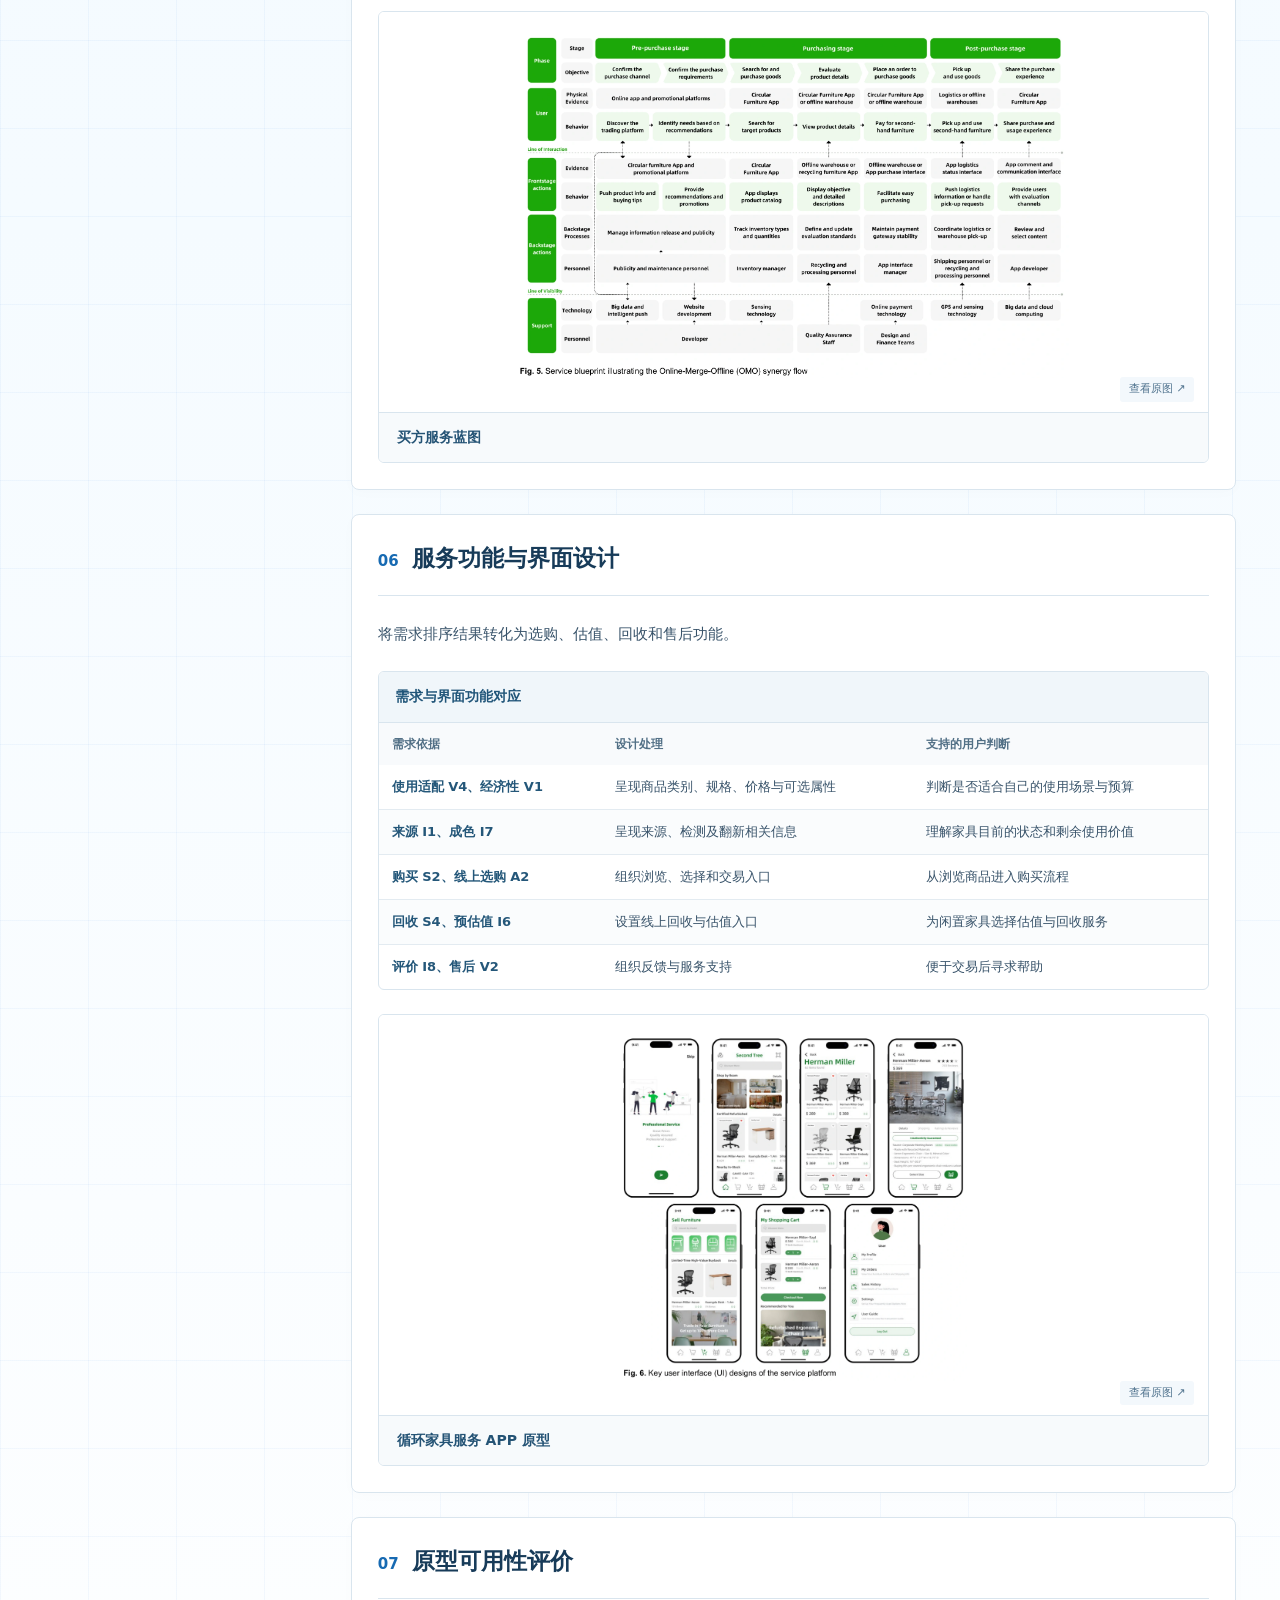
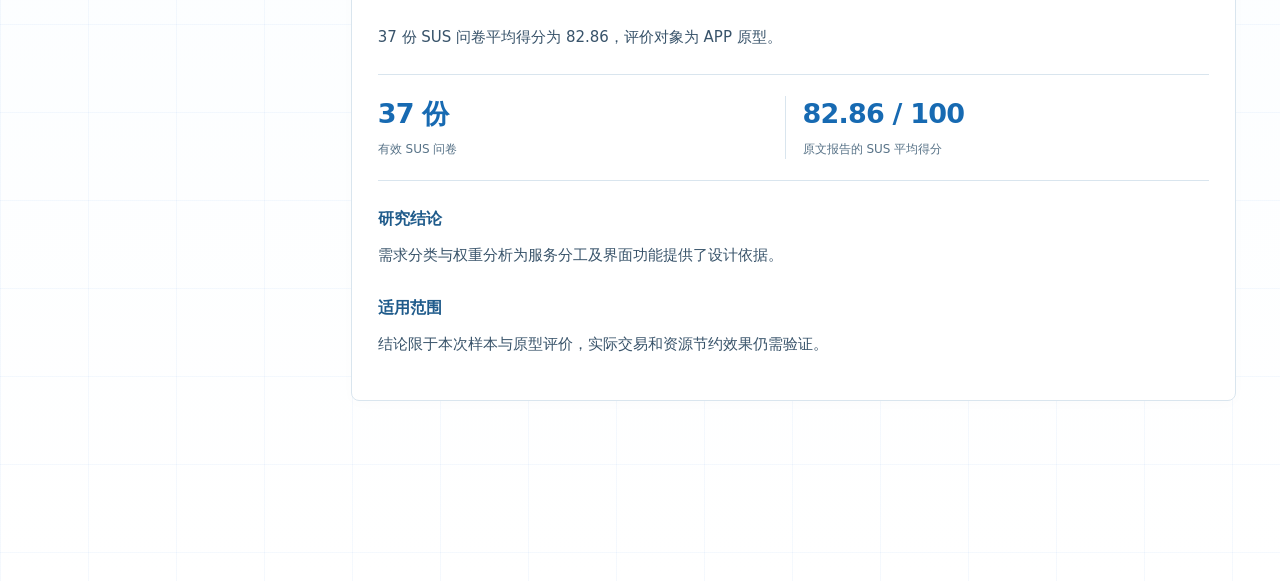
<file: publications.html>
<!doctype html>
<html lang="zh-CN">
<head>
  <meta charset="utf-8">
  <meta name="viewport" content="width=device-width, initial-scale=1">
  <meta name="description" content="王世卓博士申请论文成果，展示五篇论文的研究问题、研究方法、原文图表、结论与适用范围。">
  <title>论文成果 | 王世卓博士申请个人网站</title>
  <link rel="stylesheet" href="styles.css">
  <link rel="stylesheet" href="final-overrides.css?v=language-final-20261030">
  <link rel="stylesheet" href="papers-focused.css?v=1526e990f3d7">
  <link rel="stylesheet" href="desktop-adapt.css?v=4fabaf2221fd">
</head>
<body class="desktop-responsive publication-page paper-switch-page paper-capability-page paper-focus-optimized">
  <header class="detail-topbar publication-topbar">
    <a class="brand" href="portfolio.html#evidence">
      <strong>王世卓</strong>
      <span>博士申请个人网站</span>
    </a>
    <nav class="detail-nav" aria-label="论文页导航">
      <a href="portfolio.html#evidence">返回学术概览</a>
      <a href="portfolio.html#research">研究路径</a>
    </nav>
  </header>

  <main class="publication-main paper-switch-main">
    <aside class="paper-switch-nav" aria-label="五篇论文切换">
      <div class="paper-switch-intro">
        <span>Academic Publications & Research Contributions</span>
        <h1>论文成果</h1>
        <p>展示五篇论文的研究问题、方法、原文图表和结论，并说明结论的适用范围。</p>
        <div class="publication-direction-tags" aria-label="论文研究方向">
          <span>产品形态与制造协同</span>
          <span>用户需求与产品服务系统</span>
          <span>文化体验与区域实践</span>
        </div>
      </div>
      <button class="active" type="button" data-paper="circular-furniture">
        <span>01</span>
        <strong>循环家具交易服务模式创新</strong>
        <small>SCI｜BioResources 2026</small>
      </button>
      <button type="button" data-paper="lean-agri-machinery">
        <span>02</span>
        <strong>农业机械外观精益设计方法</strong>
        <small>CSCD扩展｜机械设计 2025</small>
      </button>
      <button type="button" data-paper="oil-paper-umbrella">
        <span>03</span>
        <strong>油纸伞非遗体验平台设计</strong>
        <small>北大核心｜包装工程 2025</small>
      </button>
      <button type="button" data-paper="tractor-evaluation">
        <span>04</span>
        <strong>小马力拖拉机外观评价因素研究</strong>
        <small>EI会议｜Springer 2027</small>
      </button>
      <button type="button" data-paper="rural-umbrella">
        <span>05</span>
        <strong>石鼓油纸伞与乡村振兴研究</strong>
        <small>期刊论文｜大众文艺 2023</small>
      </button>
    </aside>

    <section class="paper-switch-stage" aria-live="polite">
      <article class="paper-panel paper-redesign-panel paper-narrative-panel active" id="paper-circular-furniture" data-paper-panel="circular-furniture">
        <div class="paper-panel-head">
          <p>Paper 01 / SCI</p>
          <h2>循环家具交易服务模式创新</h2>
          <h3>Innovation of the Circular Transaction Service Mode of Furniture Products Oriented by User Demand</h3>
          <p class="paper-info">Fu Y, Wang S* (corresponding author), Zeng Y. <i>BioResources</i>, 2026, 21(1): 1725-1746. DOI: 10.15376/biores.21.1.1725-1746</p>
          <div class="paper-tags"><span>SCI</span><span>产品服务系统</span><span>用户需求</span><span>SIVA</span><span>Kano</span><span>AHP</span><span>SUS评价</span></div>
          <div class="paper-document-actions" aria-label="循环家具交易服务模式创新论文文件">
            <a class="paper-document-preview" href="assets/documents/Innovation of the Circular Transaction Service Mode of Furniture Products Oriented by User Demand.pdf" target="_blank" rel="noopener noreferrer" aria-label="查看论文全文：Innovation of the Circular Transaction Service Mode of Furniture Products Oriented by User Demand" title="查看论文全文"><span>查看论文全文</span><svg aria-hidden="true" viewbox="0 0 24 24"><path d="M6.5 3.5h7l4 4v13h-11z"></path><path d="M13.5 3.5v4h4"></path><path d="M8.7 14s1.5-2 3.8-2 3.8 2 3.8 2-1.5 2-3.8 2-3.8-2-3.8-2Z"></path><circle cx="12.5" cy="14" r="1"></circle></svg></a>
          </div>
        </div>
        <div class="story-overview" id="story-overview-circular-furniture"><div><span>研究概述</span><p>通过用户需求分析确定循环家具服务内容，并评价 APP 原型的可用性。</p></div></div><section class="paper-module story-section" id="story-circular-furniture-1"><h4><b>01</b><span>研究背景与目标</span></h4><p class="story-p story-intro">针对二手家具交易的信息与服务问题，构建面向用户需求的循环服务模式。</p><ol class="story-chain"><li><b>需求形成</b><span>76 人探索性调研 → 26 项需求</span></li><li><b>需求筛选</b><span>96 份问卷 → 20 项保留需求</span></li><li><b>优先级建立</b><span>10 位专家 → AHP 权重</span></li><li><b>设计与评价</b><span>服务系统、APP → 37 份 SUS</span></li></ol></section><section class="paper-module story-section" id="story-circular-furniture-2"><h4><b>02</b><span>用户调研与需求提取</span></h4><p class="story-p story-intro">根据 76 人的调研资料归纳五类用户，按 SIVA 四个维度整理 26 项需求。</p><div class="story-table-wrap"><table class="story-table"><caption>用户类型与使用情境</caption><thead><tr><th scope="col">用户类型</th><th scope="col">主要情境</th><th scope="col">主要需求</th></tr></thead><tbody><tr><th scope="row">年轻租住者与初入职场者</th><td>阶段性居住、搬迁和有限预算</td><td>实用、价格及搬运便利</td></tr><tr><th scope="row">家庭用户</th><td>居住空间配置与家庭成员共同使用</td><td>多功能、安全、环保与空间适配</td></tr><tr><th scope="row">小型办公与创业群体</th><td>集中配置家具、多人共同办公</td><td>性价比、批量购置与一站式服务</td></tr><tr><th scope="row">老年用户</th><td>稳定、舒适的日常使用</td><td>安全性、舒适性与维护便利</td></tr><tr><th scope="row">价值导向型用户</th><td>关注资源循环与产品寿命</td><td>环境价值、质量证明及持续使用</td></tr></tbody></table></div><details class="paper-method-detail"><summary>26 项需求及编码<span aria-hidden="true">＋</span></summary><div class="story-table-wrap"><table class="story-table"><caption>SIVA 需求清单</caption><thead><tr><th scope="col">维度</th><th scope="col">编码与需求</th></tr></thead><tbody><tr><th scope="row">解决方案 S</th><td>S1 以旧换新；S2 购买；S3 租赁；S4 回收；S5 优惠价格；S6 翻新；S7 购买至安装的一站式服务</td></tr><tr><th scope="row">信息 I</th><td>I1 产品来源；I2 清晰分类；I3 二手家具优势介绍；I4 优质案例；I5 常见问题答疑；I6 在线预估值；I7 客观成色描述；I8 透明评价</td></tr><tr><th scope="row">价值 V</th><td>V1 经济性；V2 专业售后；V3 环境保护；V4 满足使用要求；V5 健康性；V6 碳排放数据</td></tr><tr><th scope="row">可及性 A</th><td>A1 线下仓库；A2 线上选购；A3 流程指导；A4 维护工作坊；A5 支付方式</td></tr></tbody></table></div></details></section><section class="paper-module story-section" id="story-circular-furniture-3"><h4><b>03</b><span>Kano 需求分类</span></h4><p class="story-p story-intro">对 96 份有效问卷进行 Kano 分类与双系数分析，保留 20 项需求。</p><figure class="paper-evidence-figure story-wide"><button type="button" class="paper-figure-open" data-figure="assets/research-visuals/circular-kano.webp?v=352860d1c7f7" data-gallery="circular-furniture" data-caption="Kano 双系数需求分布" aria-label="放大：Kano 双系数需求分布"><img src="assets/research-visuals/circular-kano.webp?v=352860d1c7f7" alt="Kano 双系数需求分布" loading="lazy" decoding="async"><span aria-hidden="true">查看原图 ↗</span></button><figcaption><strong>Kano 双系数需求分布</strong></figcaption></figure><div class="story-table-wrap"><table class="story-table"><caption>Kano 双系数需求分类</caption><thead><tr><th scope="col">类型</th><th scope="col" class="numeric-cell">数量</th><th scope="col">保留条目及设计含义</th></tr></thead><tbody><tr><th scope="row">必备型 M</th><td class="numeric-cell">7</td><td>S2、S4、I1、I5、I8、V1、V4：优先满足购买、回收、信息和基本使用需求</td></tr><tr><th scope="row">期望型 O</th><td class="numeric-cell">7</td><td>S5、I7、V2、V5、A2、A3、A5：持续改善价格、质量说明与交易体验</td></tr><tr><th scope="row">魅力型 A</th><td class="numeric-cell">6</td><td>S1、S6、S7、I6、V3、A1：以换新、翻新、估值和线下服务增加吸引力</td></tr><tr><th scope="row">无差异型 I</th><td class="numeric-cell">6</td><td>S3、I2、I3、I4、V6、A4：本轮不进入 AHP 核心需求排序</td></tr></tbody></table></div><details class="paper-method-detail"><summary>分类方法与问卷质量<span aria-hidden="true">＋</span></summary><p class="story-p">Better=(A+O)/(A+O+M+I)；Worse=−(O+M)/(A+O+M+I)。原文表 6 的最大频数分类与表 7 的双系数分类属于两个分析步骤，例如 S4 从初始魅力型进入最终必备型，网页以最终表 7 作为后续层次结构的依据。</p><p class="story-p">原文表 5 报告正向、反向及总体 Cronbach’s α 分别为 0.853、0.948、0.925，KMO 为 0.880。这里按表格数值呈现；原文正文“均大于 0.9”的概括与正向量表数值存在差异。</p></details></section><section class="paper-module story-section" id="story-circular-furniture-4"><h4><b>04</b><span>AHP 需求权重分析</span></h4><p class="story-p story-intro">10 位专家参与 AHP 评价，满足使用要求与经济性的综合权重较高。</p><div class="paper-evidence-grid"><figure class="paper-evidence-figure"><button type="button" class="paper-figure-open" data-figure="assets/research-visuals/circular-hierarchy.webp?v=49d10151f1d2" data-gallery="circular-furniture" data-caption="需求评价层次结构" aria-label="放大：需求评价层次结构"><img src="assets/research-visuals/circular-hierarchy.webp?v=49d10151f1d2" alt="需求评价层次结构" loading="lazy" decoding="async"><span aria-hidden="true">查看原图 ↗</span></button><figcaption><strong>需求评价层次结构</strong></figcaption></figure><figure class="paper-evidence-figure"><button type="button" class="paper-figure-open" data-figure="assets/research-visuals/circular-weights.webp?v=cb220d8e82c9" data-gallery="circular-furniture" data-caption="需求局部权重与综合排序" aria-label="放大：需求局部权重与综合排序"><img src="assets/research-visuals/circular-weights.webp?v=cb220d8e82c9" alt="需求局部权重与综合排序" loading="lazy" decoding="async"><span aria-hidden="true">查看原图 ↗</span></button><figcaption><strong>需求局部权重与综合排序</strong></figcaption></figure></div><div class="story-table-wrap"><table class="story-table"><caption>综合权重前八项</caption><thead><tr><th scope="col" class="numeric-cell">顺位</th><th scope="col">需求</th><th scope="col" class="numeric-cell">综合权重</th><th scope="col">服务设计指向</th></tr></thead><tbody><tr><th scope="row" class="numeric-cell">1</th><td>V4 满足使用要求</td><td class="numeric-cell">0.148</td><td>明确规格、用途与实际状态</td></tr><tr><th scope="row" class="numeric-cell">2</th><td>V1 经济性</td><td class="numeric-cell">0.140</td><td>让价格与剩余使用价值可比较</td></tr><tr><th scope="row" class="numeric-cell">3</th><td>S2 二手家具购买服务</td><td class="numeric-cell">0.122</td><td>组织完整的选购与交付流程</td></tr><tr><th scope="row" class="numeric-cell">4</th><td>S4 二手家具回收服务</td><td class="numeric-cell">0.098</td><td>设置二手家具回收入口</td></tr><tr><th scope="row" class="numeric-cell">5</th><td>I8 透明评价系统</td><td class="numeric-cell">0.077</td><td>提供可查阅的交易反馈</td></tr><tr><th scope="row" class="numeric-cell">6</th><td>I1 详细来源信息</td><td class="numeric-cell">0.062</td><td>呈现产品历史与来源</td></tr><tr><th scope="row" class="numeric-cell">7</th><td>S5 优惠价格</td><td class="numeric-cell">0.053</td><td>支持价格判断与选择</td></tr><tr><th scope="row" class="numeric-cell">8</th><td>I7 客观成色描述</td><td class="numeric-cell">0.043</td><td>提供检测信息，帮助判断家具成色</td></tr></tbody></table></div><details class="paper-method-detail"><summary>一致性检验与权重数据<span aria-hidden="true">＋</span></summary><p class="story-p">准则层及三个需求层的 CR 分别为 0.024、0.049、0.039、0.050，均小于原文采用的 0.1 阈值。</p><p class="story-p">原文表 13 中部分魅力型条目的综合权重与“准则权重×局部权重”不完全对应，例如 S7 的 0.117×0.283 约为 0.033，原表列为 0.012；I6、V3、A1 亦存在对应差异。网页保留原表，正文采用前八项解释核心设计，未据这些差异扩展精确的全局排序。</p></details></section><section class="paper-module story-section" id="story-circular-furniture-5"><h4><b>05</b><span>服务系统与蓝图</span></h4><p class="story-p story-intro">服务系统覆盖回收与销售，蓝图明确买方流程及后台分工。</p><figure class="paper-evidence-figure story-wide"><button type="button" class="paper-figure-open" data-figure="assets/research-visuals/circular-operation.webp?v=7de3a432ff8e" data-gallery="circular-furniture" data-caption="循环家具服务系统" aria-label="放大：循环家具服务系统"><img src="assets/research-visuals/circular-operation.webp?v=7de3a432ff8e" alt="循环家具服务系统" loading="lazy" decoding="async"><span aria-hidden="true">查看原图 ↗</span></button><figcaption><strong>循环家具服务系统</strong></figcaption></figure><figure class="paper-evidence-figure story-wide"><button type="button" class="paper-figure-open" data-figure="assets/research-visuals/circular-blueprint.webp?v=31a01698c302" data-gallery="circular-furniture" data-caption="买方服务蓝图" aria-label="放大：买方服务蓝图"><img src="assets/research-visuals/circular-blueprint.webp?v=31a01698c302" alt="买方服务蓝图" loading="lazy" decoding="async"><span aria-hidden="true">查看原图 ↗</span></button><figcaption><strong>买方服务蓝图</strong></figcaption></figure></section><section class="paper-module story-section" id="story-circular-furniture-6"><h4><b>06</b><span>服务功能与界面设计</span></h4><p class="story-p story-intro">将需求排序结果转化为选购、估值、回收和售后功能。</p><div class="story-table-wrap"><table class="story-table"><caption>需求与界面功能对应</caption><thead><tr><th scope="col">需求依据</th><th scope="col">设计处理</th><th scope="col">支持的用户判断</th></tr></thead><tbody><tr><th scope="row">使用适配 V4、经济性 V1</th><td>呈现商品类别、规格、价格与可选属性</td><td>判断是否适合自己的使用场景与预算</td></tr><tr><th scope="row">来源 I1、成色 I7</th><td>呈现来源、检测及翻新相关信息</td><td>理解家具目前的状态和剩余使用价值</td></tr><tr><th scope="row">购买 S2、线上选购 A2</th><td>组织浏览、选择和交易入口</td><td>从浏览商品进入购买流程</td></tr><tr><th scope="row">回收 S4、预估值 I6</th><td>设置线上回收与估值入口</td><td>为闲置家具选择估值与回收服务</td></tr><tr><th scope="row">评价 I8、售后 V2</th><td>组织反馈与服务支持</td><td>便于交易后寻求帮助</td></tr></tbody></table></div><figure class="paper-evidence-figure story-wide"><button type="button" class="paper-figure-open" data-figure="assets/research-visuals/circular-app.webp?v=dec3be2538d4" data-gallery="circular-furniture" data-caption="循环家具服务 APP 原型" aria-label="放大：循环家具服务 APP 原型"><img src="assets/research-visuals/circular-app.webp?v=dec3be2538d4" alt="循环家具服务 APP 原型" loading="lazy" decoding="async"><span aria-hidden="true">查看原图 ↗</span></button><figcaption><strong>循环家具服务 APP 原型</strong></figcaption></figure></section><section class="paper-module story-section" id="story-circular-furniture-7"><h4><b>07</b><span>原型可用性评价</span></h4><p class="story-p story-intro">37 份 SUS 问卷平均得分为 82.86，评价对象为 APP 原型。</p><div class="story-stats"><div><strong>37 份</strong><span>有效 SUS 问卷</span></div><div><strong>82.86 / 100</strong><span>原文报告的 SUS 平均得分</span></div></div><div class="story-sub"><h5>研究结论</h5><p class="story-p">需求分类与权重分析为服务分工及界面功能提供了设计依据。</p></div><div class="story-sub"><h5>适用范围</h5><p class="story-p">结论限于本次样本与原型评价，实际交易和资源节约效果仍需验证。</p></div></section></article>

      <article class="paper-panel paper-redesign-panel paper-narrative-panel" id="paper-lean-agri-machinery" data-paper-panel="lean-agri-machinery">
        <div class="paper-panel-head">
          <p>Paper 02 / CSCD Extended</p>
          <h2>农业机械外观精益设计方法</h2>
          <h3>制造约束下的农业机械外观精益设计方法</h3>
          <p class="paper-info">傅燕翔，王世卓*（通讯作者），余祥杰，曾雅涛。《机械设计》，2025，42(12)：84-90。DOI：10.13841/j.cnki.jxsj.2025.12.006</p>
          <div class="paper-tags"><span>CSCD扩展</span><span>制造约束</span><span>精益设计</span><span>FIEV流程</span><span>TLS-DFM</span><span>工程验证</span></div>
          <div class="paper-document-actions" aria-label="农业机械外观精益设计方法论文文件">
            <a class="paper-document-preview" href="assets/documents/制造约束下的农业机械外观精益设计方法.pdf" target="_blank" rel="noopener noreferrer" aria-label="查看论文全文：制造约束下的农业机械外观精益设计方法" title="查看论文全文"><span>查看论文全文</span><svg aria-hidden="true" viewbox="0 0 24 24"><path d="M6.5 3.5h7l4 4v13h-11z"></path><path d="M13.5 3.5v4h4"></path><path d="M8.7 14s1.5-2 3.8-2 3.8 2 3.8 2-1.5 2-3.8 2-3.8-2-3.8-2Z"></path><circle cx="12.5" cy="14" r="1"></circle></svg></a>
          </div>
        </div>
        <div class="story-overview" id="story-overview-lean-agri-machinery"><div><span>研究概述</span><p>将制造约束纳入农机外观开发，以企业案例检验设计方法。</p></div></div><section class="paper-module story-section" id="story-lean-agri-machinery-1"><h4><b>01</b><span>研究背景与目标</span></h4><p class="story-p story-intro">针对外观设计与制造脱节、方案验证滞后的问题，提出兼顾外观创新和制造要求的设计方法。</p><ol class="story-chain"><li><b>识别约束</b><span>找到限制进度与质量的关键节点</span></li><li><b>组织迭代</b><span>减少等待，协调模块开发与团队工作</span></li><li><b>嵌入制造</b><span>在设计阶段考虑公差与失效风险</span></li><li><b>验证反馈</b><span>用样件检测结果修正方案与工艺</span></li></ol></section><section class="paper-module story-section" id="story-lean-agri-machinery-2"><h4><b>02</b><span>FIEV 精益设计模型</span></h4><p class="story-p story-intro">综合约束理论、精益思想与六西格玛，构建四阶段设计模型。</p><figure class="paper-evidence-figure story-wide"><button type="button" class="paper-figure-open" data-figure="assets/research-visuals/lean-model.webp?v=2f41b6bad332" data-gallery="lean-agri-machinery" data-caption="FIEV 精益设计模型" aria-label="放大：FIEV 精益设计模型"><img src="assets/research-visuals/lean-model.webp?v=2f41b6bad332" alt="FIEV 精益设计模型" loading="lazy" decoding="async"><span aria-hidden="true">查看原图 ↗</span></button><figcaption><strong>FIEV 精益设计模型</strong></figcaption></figure><div class="story-table-wrap"><table class="story-table"><caption>FIEV 各阶段输入、处理与输出</caption><thead><tr><th scope="col">阶段</th><th scope="col">主要输入与处理</th><th scope="col">交付结果</th></tr></thead><tbody><tr><th scope="row">聚焦瓶颈</th><td>收集模具周期、审批、供应响应与返工指标，归一化并进行加权风险评估</td><td>瓶颈清单、资源配置、开发节奏与缓冲计划</td></tr><tr><th scope="row">快速迭代</th><td>用价值流分析识别等待与重复作业，以模块化和看板协调设计、制造和质量管理</td><td>模块方案、模型评价及反馈记录</td></tr><tr><th scope="row">嵌入制造</th><td>围绕配合、平整度、密封等风险开展 DFMEA、公差及仿真验证</td><td>失效分析报告、公差分布与工艺验证记录</td></tr><tr><th scope="row">验证闭环</th><td>用样件实测与 SPC 监测比对目标，分析偏差根因</td><td>控制图、偏差分析及设计与工艺改进记录</td></tr></tbody></table></div><figure class="paper-evidence-figure story-wide"><button type="button" class="paper-figure-open" data-figure="assets/research-visuals/lean-input-output.webp?v=0c892b1889cd" data-gallery="lean-agri-machinery" data-caption="FIEV 各阶段输入与输出" aria-label="放大：FIEV 各阶段输入与输出"><img src="assets/research-visuals/lean-input-output.webp?v=0c892b1889cd" alt="FIEV 各阶段输入与输出" loading="lazy" decoding="async"><span aria-hidden="true">查看原图 ↗</span></button><figcaption><strong>FIEV 各阶段输入与输出</strong></figcaption></figure></section><section class="paper-module story-section" id="story-lean-agri-machinery-3"><h4><b>03</b><span>制造瓶颈识别与排序</span></h4><p class="story-p story-intro">依据权重、严重度与发生度计算风险值，确定八项瓶颈的处理顺序。</p><div class="story-table-wrap"><table class="story-table"><caption>S 企业瓶颈识别结果</caption><thead><tr><th scope="col">瓶颈项</th><th scope="col" class="numeric-cell">权重</th><th scope="col" class="numeric-cell">严重度</th><th scope="col" class="numeric-cell">发生度</th><th scope="col" class="numeric-cell">风险值</th></tr></thead><tbody><tr><th scope="row">外壳型腔加工时长</th><td class="numeric-cell">0.25</td><td class="numeric-cell">5.0</td><td class="numeric-cell">4.2</td><td class="numeric-cell">5.25</td></tr><tr><th scope="row">设计初评反馈周期</th><td class="numeric-cell">0.20</td><td class="numeric-cell">4.8</td><td class="numeric-cell">3.8</td><td class="numeric-cell">3.65</td></tr><tr><th scope="row">喷涂产线排队时长</th><td class="numeric-cell">0.18</td><td class="numeric-cell">4.3</td><td class="numeric-cell">3.5</td><td class="numeric-cell">2.71</td></tr><tr><th scope="row">设计终评反馈周期</th><td class="numeric-cell">0.15</td><td class="numeric-cell">4.2</td><td class="numeric-cell">3.4</td><td class="numeric-cell">2.14</td></tr><tr><th scope="row">模具试制周期</th><td class="numeric-cell">0.10</td><td class="numeric-cell">4.5</td><td class="numeric-cell">4.0</td><td class="numeric-cell">1.80</td></tr><tr><th scope="row">产能制约</th><td class="numeric-cell">0.10</td><td class="numeric-cell">3.9</td><td class="numeric-cell">3.2</td><td class="numeric-cell">1.25</td></tr><tr><th scope="row">标准件供应时效</th><td class="numeric-cell">0.07</td><td class="numeric-cell">3.7</td><td class="numeric-cell">3.6</td><td class="numeric-cell">0.93</td></tr><tr><th scope="row">外观缺陷返修次数</th><td class="numeric-cell">0.05</td><td class="numeric-cell">4.0</td><td class="numeric-cell">2.8</td><td class="numeric-cell">0.56</td></tr></tbody></table></div><details class="paper-method-detail"><summary>瓶颈诊断原表与权重口径<span aria-hidden="true">＋</span></summary><figure class="paper-evidence-figure"><button type="button" class="paper-figure-open" data-figure="assets/research-visuals/lean-diagnosis.webp?v=4d1c6de0d986" data-gallery="lean-agri-machinery" data-caption="制造瓶颈诊断数据" aria-label="放大：制造瓶颈诊断数据"><img src="assets/research-visuals/lean-diagnosis.webp?v=4d1c6de0d986" alt="制造瓶颈诊断数据" loading="lazy" decoding="async"><span aria-hidden="true">查看原图 ↗</span></button><figcaption><strong>制造瓶颈诊断数据</strong></figcaption></figure><p class="story-p">表 3 列示权重合计为 1.10，与方法部分权重和为 1 的设定存在差异。网页按原表展示相对排序，未自行归一化后替换原文数据。原文给出 3 天与 5 天缓冲，但未逐项列出缓冲与瓶颈的对应关系。</p></details></section><section class="paper-module story-section" id="story-lean-agri-machinery-4"><h4><b>04</b><span>TLS-DFM 实施流程</span></h4><p class="story-p story-intro">在五个开发阶段中，明确制造约束、所用工具和交付要求。</p><figure class="paper-evidence-figure story-wide"><button type="button" class="paper-figure-open" data-figure="assets/research-visuals/lean-path.webp?v=d11841126b7e" data-gallery="lean-agri-machinery" data-caption="TLS-DFM 阶段与工具配置" aria-label="放大：TLS-DFM 阶段与工具配置"><img src="assets/research-visuals/lean-path.webp?v=d11841126b7e" alt="TLS-DFM 阶段与工具配置" loading="lazy" decoding="async"><span aria-hidden="true">查看原图 ↗</span></button><figcaption><strong>TLS-DFM 阶段与工具配置</strong></figcaption></figure><div class="story-sub"><h5>概念与初步设计</h5><p class="story-p">通过快速仿真、模块拆分和看板管理，比较方案并同步设计与制造工作。</p></div><div class="story-sub"><h5>详细设计与风险控制</h5><p class="story-p">以 DFMEA 分析间隙、平整度及密封风险，结合公差与仿真优化构件。</p></div><div class="story-sub"><h5>样件验证与制造移交</h5><p class="story-p">监测尺寸与表面质量偏差，完成根因分析并移交图样、工艺及质量规范。</p></div><figure class="paper-evidence-figure story-wide"><button type="button" class="paper-figure-open" data-figure="assets/research-visuals/lean-coupling.webp?v=8e7c406958e9" data-gallery="lean-agri-machinery" data-caption="FIEV 与开发阶段的对应关系" aria-label="放大：FIEV 与开发阶段的对应关系"><img src="assets/research-visuals/lean-coupling.webp?v=8e7c406958e9" alt="FIEV 与开发阶段的对应关系" loading="lazy" decoding="async"><span aria-hidden="true">查看原图 ↗</span></button><figcaption><strong>FIEV 与开发阶段的对应关系</strong></figcaption></figure></section><section class="paper-module story-section" id="story-lean-agri-machinery-5"><h4><b>05</b><span>企业案例应用</span></h4><p class="story-p story-intro">形成四种概念方案，经模型与仿真评价后开展样件监测及制造移交。</p><figure class="paper-evidence-figure story-wide"><button type="button" class="paper-figure-open" data-figure="assets/research-visuals/lean-process.webp?v=dc1f46e78d2b" data-gallery="lean-agri-machinery" data-caption="农机外观设计实施流程" aria-label="放大：农机外观设计实施流程"><img src="assets/research-visuals/lean-process.webp?v=dc1f46e78d2b" alt="农机外观设计实施流程" loading="lazy" decoding="async"><span aria-hidden="true">查看原图 ↗</span></button><figcaption><strong>农机外观设计实施流程</strong></figcaption></figure><div class="story-table-wrap"><table class="story-table"><caption>开发问题与改进工具</caption><thead><tr><th scope="col">原始问题</th><th scope="col">主要改进工具</th><th scope="col">在开发中的作用</th></tr></thead><tbody><tr><th scope="row">创新不足、同质化</th><td>模块化并行开发、看板管理</td><td>支持方案组合与跨团队同步</td></tr><tr><th scope="row">制造脱节、返工率高</th><td>风险评估、公差仿真、DFMEA、工艺参数优化</td><td>将高风险制造问题提前纳入设计约束</td></tr><tr><th scope="row">验证滞后、反馈失效</th><td>多源数据回流、SPC 监控</td><td>根据检测偏差调整设计与工艺</td></tr></tbody></table></div></section><section class="paper-module story-section" id="story-lean-agri-machinery-6"><h4><b>06</b><span>开发效率与样件质量评价</span></h4><p class="story-p story-intro">以方案评估周期、样件通过率和整体开发周期评价案例应用效果。</p><div class="story-table-wrap"><table class="story-table"><caption>案例应用结果</caption><thead><tr><th scope="col">评价指标</th><th scope="col">原文报告</th><th scope="col">说明</th></tr></thead><tbody><tr><th scope="row">方案评估周期</th><td>20 天 → 12 天</td><td>减少 8 天；按原文数值计算为缩短 40%</td></tr><tr><th scope="row">首批样件一次性通过率</th><td>48% → 76%</td><td>提高 28 个百分点；原文报告首批 50 件样件</td></tr><tr><th scope="row">整体开发周期</th><td>缩短 23%</td><td>相对于案例中的传统流程；不同于方案评估周期</td></tr></tbody></table></div><details class="paper-method-detail"><summary>通过率统计与样本范围<span aria-hidden="true">＋</span></summary><p class="story-p">原文给出改进前后 Wilson 95% 置信区间分别为 [30.0%, 66.5%] 和 [56.6%, 88.5%]，两样本比例检验 z=2.04、双侧 p≈0.041；比例差为 0.28，其 95% 置信区间为 [0.022, 0.538]。</p><p class="story-p">原文同时使用“首批 50 件样件”的描述，未明确列出改进前后各组分母及逐件测量记录。网页按已发表结果转述统计量，未将其解释为每组 50 件，也未在缺少原始数据时重算显著性。</p></details><div class="story-sub"><h5>研究结论与适用条件</h5><p class="story-p">单一企业案例支持方法的可行性，批量生产的长期稳定性仍需跟踪。</p></div></section></article>

      <article class="paper-panel paper-redesign-panel paper-narrative-panel" id="paper-oil-paper-umbrella" data-paper-panel="oil-paper-umbrella">
        <div class="paper-panel-head">
          <p>Paper 03 / Core Journal</p>
          <h2>油纸伞非遗体验平台设计</h2>
          <h3>价值感知视域下油纸伞非遗体验平台设计研究</h3>
          <p class="paper-info">傅燕翔，罗霞，王世卓*（通讯作者），沈冬昕，李贞如。《包装工程》，2025，46(22)：468-480。DOI：10.19554/j.cnki.1001-3563.2025.22.042</p>
          <div class="paper-tags"><span>北大核心</span><span>MEC理论</span><span>梯级访谈</span><span>A-C-V编码</span><span>价值通路</span><span>平台设计</span><span>FAHP评价</span></div>
          <div class="paper-document-actions" aria-label="油纸伞非遗体验平台设计论文文件">
            <a class="paper-document-preview" href="assets/documents/价值感知视域下油纸伞非遗体验平台设计研究.pdf" target="_blank" rel="noopener noreferrer" aria-label="查看论文全文：价值感知视域下油纸伞非遗体验平台设计研究" title="查看论文全文"><span>查看论文全文</span><svg aria-hidden="true" viewbox="0 0 24 24"><path d="M6.5 3.5h7l4 4v13h-11z"></path><path d="M13.5 3.5v4h4"></path><path d="M8.7 14s1.5-2 3.8-2 3.8 2 3.8 2-1.5 2-3.8 2-3.8-2-3.8-2Z"></path><circle cx="12.5" cy="14" r="1"></circle></svg></a>
          </div>
        </div>
        <div class="story-overview" id="story-overview-oil-paper-umbrella"><div><span>研究概述</span><p>从用户的工艺体验与价值感知出发设计油纸伞平台，并开展任务测试和体验评价。</p></div></div><section class="paper-module story-section" id="story-oil-paper-umbrella-1"><h4><b>01</b><span>研究背景与目标</span></h4><p class="story-p story-intro">识别油纸伞体验中的属性、结果与个人价值，据此确定平台设计需求。</p><ol class="story-chain"><li><b>梯级访谈</b><span>35 人 → 体验语料</span></li><li><b>内容分析</b><span>14 属性、11 结果、7 价值</span></li><li><b>关系建构</b><span>关联频次 → 两条主要价值通路</span></li><li><b>设计与评价</b><span>平台原型 → 57 人任务测试</span></li></ol></section><section class="paper-module story-section" id="story-oil-paper-umbrella-2"><h4><b>02</b><span>梯级访谈与内容编码</span></h4><p class="story-p story-intro">对 35 人的访谈资料进行内容分析，归纳 14 项属性、11 项结果与 7 项价值。</p><div class="story-table-wrap"><table class="story-table"><caption>受访者构成</caption><thead><tr><th scope="col">维度</th><th scope="col">人数分布</th><th scope="col">覆盖情况</th></tr></thead><tbody><tr><th scope="row">性别</th><td>男性 17；女性 18</td><td>35 人</td></tr><tr><th scope="row">年龄</th><td>18—25 岁 10；26—35 岁 8；36—50 岁 9；51 岁及以上 8</td><td>覆盖不同年龄段</td></tr><tr><th scope="row">油纸伞接触经验</th><td>长期从业/实践者 8；一般爱好者 17；潜在/偶尔接触 6；无接触 4</td><td>兼顾有经验与初次接触的受访者</td></tr></tbody></table></div><div class="story-table-wrap"><table class="story-table"><caption>属性、结果与价值的高频元素</caption><thead><tr><th scope="col">层次</th><th scope="col">编码与元素</th><th scope="col">提出人数</th></tr></thead><tbody><tr><th scope="row">属性 A</th><td>A3 组装技艺 / A2 伞面主题 / A1 材质特性</td><td>29 / 28 / 27</td></tr><tr><th scope="row">结果 C</th><td>C4 二次创作 / C5 秩序和韵律 / C7 自然而亲切</td><td>28 / 22 / 18</td></tr><tr><th scope="row">价值 V</th><td>V1 生活美学 / V6 灵心造物 / V3 激发创造力</td><td>26 / 24 / 22</td></tr></tbody></table></div><details class="paper-method-detail"><summary>32 项体验元素及提出人数<span aria-hidden="true">＋</span></summary><div class="story-table-wrap"><table class="story-table"><caption>体验元素及提出人数</caption><thead><tr><th scope="col">层次</th><th scope="col">元素及人数</th></tr></thead><tbody><tr><th scope="row">14 项属性</th><td>A1 材质特性 27；A2 伞面主题 28；A3 组装技艺 29；A4 穿花结构 24；A5 伞骨骨架 26；A6 伞键机关 6；A7 桐油工艺 10；A8 网伞技艺 16；A9 赋色浓烈 14；A10 造型优美 8；A11 精工细作 10；A12 意涵美好 6；A13 工匠智慧 14；A14 集体协作 1</td></tr><tr><th scope="row">11 项结果</th><td>C1 情感联结 9；C2 成就感/认同感 8；C3 稀有性 16；C4 二次创作 28；C5 秩序和韵律 22；C6 文化意境 13；C7 自然而亲切 18；C8 经济效益 5；C9 多元化风格 7；C10 工艺保值 7；C11 知识获取 3</td></tr><tr><th scope="row">7 项价值</th><td>V1 生活美学 26；V2 满足内在猎奇心理 6；V3 激发创造力 22；V4 人际关系温暖 12；V5 地域性 13；V6 灵心造物 24；V7 文化认知 2</td></tr></tbody></table></div></details></section><section class="paper-module story-section" id="story-oil-paper-umbrella-3"><h4><b>03</b><span>层级价值图与体验通路</span></h4><p class="story-p story-intro">以链结频次 5 次为阈值构建层级价值图，识别生活美学与灵心造物通路。</p><figure class="paper-evidence-figure story-wide"><button type="button" class="paper-figure-open" data-figure="assets/research-visuals/umbrella-values.webp?v=471090eee102" data-gallery="oil-paper-umbrella" data-caption="油纸伞体验层级价值图" aria-label="放大：油纸伞体验层级价值图"><img src="assets/research-visuals/umbrella-values.webp?v=471090eee102" alt="油纸伞体验层级价值图" loading="lazy" decoding="async"><span aria-hidden="true">查看原图 ↗</span></button><figcaption><strong>油纸伞体验层级价值图</strong></figcaption></figure><div class="story-sub"><h5>生活美学通路</h5><p class="story-p">组装与二次创作关联 13 次，材质与自然而亲切关联 14 次。</p></div><div class="story-sub"><h5>灵心造物通路</h5><p class="story-p">穿花结构、伞骨骨架等属性与秩序和韵律相联系，反映受访者对工艺秩序和匠人技艺的理解。</p></div><figure class="paper-evidence-figure story-wide"><button type="button" class="paper-figure-open" data-figure="assets/research-visuals/umbrella-paths.webp?v=3230f9dceaf6" data-gallery="oil-paper-umbrella" data-caption="油纸伞体验价值结构" aria-label="放大：油纸伞体验价值结构"><img src="assets/research-visuals/umbrella-paths.webp?v=3230f9dceaf6" alt="油纸伞体验价值结构" loading="lazy" decoding="async"><span aria-hidden="true">查看原图 ↗</span></button><figcaption><strong>油纸伞体验价值结构</strong></figcaption></figure><details class="paper-method-detail"><summary>体验编码说明<span aria-hidden="true">＋</span></summary><p class="story-p">网页编码以原文表 2 为准：生活美学为 V1，人际关系温暖为 V4。原文第 5 页访谈示例将“生活美学”标为 V4，与表 2 不一致；原文图 4、图 5 分别为层级价值图与体验价值结构图。</p></details></section><section class="paper-module story-section" id="story-oil-paper-umbrella-4"><h4><b>04</b><span>需求分级与任务流程</span></h4><p class="story-p story-intro">将 P0 至 P3 需求转化为共创、资源检索与资源管理三类任务。</p><div class="story-table-wrap"><table class="story-table"><caption>体验需求与平台功能</caption><thead><tr><th scope="col">需求等级 / 体验结果</th><th scope="col">主要内容</th><th scope="col">对应的平台内容与功能</th></tr></thead><tbody><tr><th scope="row">P0 二次创作</th><td>伞面、组装、穿花、骨架</td><td>主题选择与 DIY；零件 3D 展示；配色及连接结构学习</td></tr><tr><th scope="row">P1 情感联结</th><td>材质、伞面主题、组装、桐油工艺</td><td>材料特征与图案分类；经验性技术、制作记忆</td></tr><tr><th scope="row">P2 自然而亲切</th><td>材质、精工细作</td><td>原料来源与获取；手艺人生活化制作交流</td></tr><tr><th scope="row">P3 秩序和韵律</th><td>穿花、骨架、精工细作、工匠智慧</td><td>放射排列、对称规律及技艺经验的演化</td></tr></tbody></table></div><figure class="paper-evidence-figure story-wide"><button type="button" class="paper-figure-open" data-figure="assets/research-visuals/umbrella-tasks.webp?v=2c87f8110d8a" data-gallery="oil-paper-umbrella" data-caption="平台角色与任务流程" aria-label="放大：平台角色与任务流程"><img src="assets/research-visuals/umbrella-tasks.webp?v=2c87f8110d8a" alt="平台角色与任务流程" loading="lazy" decoding="async"><span aria-hidden="true">查看原图 ↗</span></button><figcaption><strong>平台角色与任务流程</strong></figcaption></figure></section><section class="paper-module story-section" id="story-oil-paper-umbrella-5"><h4><b>05</b><span>平台功能与交互设计</span></h4><p class="story-p story-intro">围绕共创和工艺资源组织界面，支持数字作品生成及实物定制。</p><div class="story-sub"><h5>共创体验中心</h5><p class="story-p">用户编辑主题、部件和配色，检查三维预览后导出作品或提交定制。</p></div><figure class="paper-evidence-figure story-wide"><button type="button" class="paper-figure-open" data-figure="assets/research-visuals/umbrella-cocreate.webp?v=f35bfddf2405" data-gallery="oil-paper-umbrella" data-caption="共创体验中心界面" aria-label="放大：共创体验中心界面"><img src="assets/research-visuals/umbrella-cocreate.webp?v=f35bfddf2405" alt="共创体验中心界面" loading="lazy" decoding="async"><span aria-hidden="true">查看原图 ↗</span></button><figcaption><strong>共创体验中心界面</strong></figcaption></figure><div class="story-sub"><h5>工艺资源检索</h5><p class="story-p">按体验主题组织资料，通过地区、色彩及属性筛选工艺图片和视频。</p></div><div class="story-sub"><h5>资源管理与发布</h5><p class="story-p">机构维护工艺和体验资料的元数据，编辑展示内容并提交审核、发布。</p></div><figure class="paper-evidence-figure story-wide"><button type="button" class="paper-figure-open" data-figure="assets/research-visuals/umbrella-app.webp?v=1b6483e1bf91" data-gallery="oil-paper-umbrella" data-caption="工艺资源展示与管理界面" aria-label="放大：工艺资源展示与管理界面"><img src="assets/research-visuals/umbrella-app.webp?v=1b6483e1bf91" alt="工艺资源展示与管理界面" loading="lazy" decoding="async"><span aria-hidden="true">查看原图 ↗</span></button><figcaption><strong>工艺资源展示与管理界面</strong></figcaption></figure></section><section class="paper-module story-section" id="story-oil-paper-umbrella-6"><h4><b>06</b><span>角色任务测试</span></h4><p class="story-p story-intro">57 名受试者按角色分组，分别完成对应任务；原文以描述性反馈报告测试结果。</p><div class="story-table-wrap"><table class="story-table"><caption>角色、人数与测试任务</caption><thead><tr><th scope="col">角色与人数</th><th scope="col">测试任务</th><th scope="col">主要操作步骤</th></tr></thead><tbody><tr><th scope="row">传承人 2 名</th><td>资源上传</td><td>进入管理 → 添加分类 → 填写元数据 → 编辑展示 → 确认/修改</td></tr><tr><th scope="row">设计职业相关人员 25 名</th><td>下载资源</td><td>搜索/筛选 → 查看详情 → 预览工艺体验元数据 → 本地保存</td></tr><tr><th scope="row">本地油纸伞爱好者 30 名</th><td>制作实物</td><td>申请共创 → 编辑作品 → 选择手艺人和制作商 → 结算 → 查询物流</td></tr></tbody></table></div><figure class="paper-evidence-figure story-wide"><button type="button" class="paper-figure-open" data-figure="assets/research-visuals/umbrella-product.webp?v=16bc0bb12438" data-gallery="oil-paper-umbrella" data-caption="数字共创实物与配套产品" aria-label="放大：数字共创实物与配套产品"><img src="assets/research-visuals/umbrella-product.webp?v=16bc0bb12438" alt="数字共创实物与配套产品" loading="lazy" decoding="async"><span aria-hidden="true">查看原图 ↗</span></button><figcaption><strong>数字共创实物与配套产品</strong></figcaption></figure></section><section class="paper-module story-section" id="story-oil-paper-umbrella-7"><h4><b>07</b><span>文化体验评价</span></h4><p class="story-p story-intro">采用 FAHP 评价 14 项指标，原文报告的综合体验评价为较高等级。</p><div class="story-table-wrap"><table class="story-table"><caption>体验评价结构与一级权重</caption><thead><tr><th scope="col">体验维度</th><th scope="col" class="numeric-cell">一级权重</th><th scope="col">二级指标</th></tr></thead><tbody><tr><th scope="row">二次创作</th><td class="numeric-cell">0.360</td><td>伞面主题、组装技艺、穿花结构、伞骨骨架</td></tr><tr><th scope="row">情感联结</th><td class="numeric-cell">0.190</td><td>材质特性、伞面主题、组装技艺、桐油工艺</td></tr><tr><th scope="row">自然而亲切</th><td class="numeric-cell">0.220</td><td>材质特性、精工细作</td></tr><tr><th scope="row">秩序和韵律</th><td class="numeric-cell">0.230</td><td>穿花结构、伞骨骨架、精工细作、工匠智慧</td></tr></tbody></table></div><div class="paper-evidence-grid"><figure class="paper-evidence-figure"><button type="button" class="paper-figure-open" data-figure="assets/research-visuals/umbrella-weights.webp?v=99279cef9787" data-gallery="oil-paper-umbrella" data-caption="文化体验指标权重" aria-label="放大：文化体验指标权重"><img src="assets/research-visuals/umbrella-weights.webp?v=99279cef9787" alt="文化体验指标权重" loading="lazy" decoding="async"><span aria-hidden="true">查看原图 ↗</span></button><figcaption><strong>文化体验指标权重</strong></figcaption></figure><figure class="paper-evidence-figure"><button type="button" class="paper-figure-open" data-figure="assets/research-visuals/umbrella-scores.webp?v=82fa788645bd" data-gallery="oil-paper-umbrella" data-caption="文化体验指标五级评分分布" aria-label="放大：文化体验指标五级评分分布"><img src="assets/research-visuals/umbrella-scores.webp?v=82fa788645bd" alt="文化体验指标五级评分分布" loading="lazy" decoding="async"><span aria-hidden="true">查看原图 ↗</span></button><figcaption><strong>文化体验指标五级评分分布</strong></figcaption></figure></div><div class="story-table-wrap"><table class="story-table"><caption>原文报告的综合评价向量</caption><thead><tr><th scope="col" class="numeric-cell">低</th><th scope="col" class="numeric-cell">较低</th><th scope="col" class="numeric-cell">中等</th><th scope="col" class="numeric-cell">较高</th><th scope="col" class="numeric-cell">高</th></tr></thead><tbody><tr><th scope="row" class="numeric-cell">0.058</th><td class="numeric-cell">0.114</td><td class="numeric-cell">0.249</td><td class="numeric-cell">0.347</td><td class="numeric-cell">0.232</td></tr></tbody></table></div><details class="paper-method-detail"><summary>评价数据与计算口径<span aria-hidden="true">＋</span></summary><p class="story-p">原文表 6 的 S1—S5 标签顺序与正文、表 7 相反，网页采用正文及表 7 的“低→高”顺序说明作者报告的结论。表 5 中 R1 局部权重之和为 1.141，R13 的 0.360×0.200 与所列综合权重 0.027 不相符；表 7 的 R11 五级比例之和为 0.878。</p><p class="story-p">上述差异使已刊表格不足以完整复算作者报告的最终向量。网页将权重、评分分布和最终向量作为原文报告分别呈现，未自行填补评分或把该结果表述为独立复算通过。</p></details><div class="story-sub"><h5>研究结论与适用范围</h5><p class="story-p">试点测试提供了平台操作与主观体验的评价结果，长期消费及传承成效仍需跟踪。</p></div></section></article>

      <article class="paper-panel paper-redesign-panel paper-narrative-panel" id="paper-tractor-evaluation" data-paper-panel="tractor-evaluation">
        <div class="paper-panel-head">
          <p>Paper 04 / EI Conference</p>
          <h2>小马力拖拉机外观评价因素研究</h2>
          <h3>Research on the Appearance Evaluation Factors of Small Horsepower Tractors-Based on Component Contour Extraction</h3>
          <p class="paper-info">Fu Y, Wang S*, Zeng Y, Yu X. <i>Advances in Mechanical Design</i>. Springer, 2027. DOI: 10.1007/978-981-95-7904-4_109</p>
          <div class="paper-tags"><span>EI会议</span><span>农业机械</span><span>外观评价</span><span>感性工学</span><span>构件轮廓提取</span><span>数量化分析</span><span>设计参数转译</span></div>
          <div class="paper-document-actions" aria-label="小马力拖拉机外观评价因素论文文件">
            <a class="paper-document-preview" href="assets/documents/Research on the Appearance Evaluation Factors of Small Horsepower Tractors-Based on Component Contour Extraction.pdf" target="_blank" rel="noopener noreferrer" aria-label="查看论文全文：Research on the Appearance Evaluation Factors of Small Horsepower Tractors-Based on Component Contour Extraction" title="查看论文全文"><span>查看论文全文</span><svg aria-hidden="true" viewbox="0 0 24 24"><path d="M6.5 3.5h7l4 4v13h-11z"></path><path d="M13.5 3.5v4h4"></path><path d="M8.7 14s1.5-2 3.8-2 3.8 2 3.8 2-1.5 2-3.8 2-3.8-2-3.8-2Z"></path><circle cx="12.5" cy="14" r="1"></circle></svg></a>
          </div>
        </div>
        <div class="story-overview" id="story-overview-tractor-evaluation"><div><span>研究概述</span><p>分析外观意象与构件轮廓的关系，辅助小马力拖拉机造型设计。</p></div></div><section class="paper-module story-section" id="story-tractor-evaluation-1"><h4><b>01</b><span>研究背景与目标</span></h4><p class="story-p story-intro">分析用户外观感知与构件轮廓的关联，为小马力拖拉机造型提供依据。</p><ol class="story-chain"><li><b>建立评价对象</b><span>8 款车型与 6 组词对</span></li><li><b>提取感知结构</b><span>101 份问卷 → 主成分分析</span></li><li><b>建立形态关联</b><span>3 类构件、10 类轮廓 → 编码建模</span></li><li><b>方案迭代评价</b><span>两案比较 → 修改 → 语义检验</span></li></ol></section><section class="paper-module story-section" id="story-tractor-evaluation-2"><h4><b>02</b><span>车型样本与语义量表</span></h4><p class="story-p story-intro">以 8 款车型、6 组双极词对开展语义评价，获得 101 份有效问卷。</p><figure class="paper-evidence-figure story-wide"><button type="button" class="paper-figure-open" data-figure="assets/research-visuals/tractor-samples.webp?v=87a52b4e0cb3" data-gallery="tractor-evaluation" data-caption="八款小马力拖拉机样本" aria-label="放大：八款小马力拖拉机样本"><img src="assets/research-visuals/tractor-samples.webp?v=87a52b4e0cb3" alt="八款小马力拖拉机样本" loading="lazy" decoding="async"><span aria-hidden="true">查看原图 ↗</span></button><figcaption><strong>八款小马力拖拉机样本</strong></figcaption></figure><div class="story-table-wrap"><table class="story-table"><caption>外观语义量表</caption><thead><tr><th scope="col">编号</th><th scope="col">左端语义 / 低分方向</th><th scope="col">右端语义 / 高分方向</th><th scope="col">评价内容</th></tr></thead><tbody><tr><th scope="row">Ⅰ</th><td>圆润</td><td>硬朗</td><td>形态与转折特征</td></tr><tr><th scope="row">Ⅱ</th><td>丰富</td><td>单一</td><td>色彩感受</td></tr><tr><th scope="row">Ⅲ</th><td>流畅</td><td>粗犷</td><td>线条与形面组织</td></tr><tr><th scope="row">Ⅳ</th><td>轻巧</td><td>笨重</td><td>视觉重量</td></tr><tr><th scope="row">Ⅴ</th><td>简洁</td><td>复杂</td><td>外观复杂程度</td></tr><tr><th scope="row">Ⅵ</th><td>前瞻</td><td>保守</td><td>风格感知</td></tr></tbody></table></div><details class="paper-method-detail"><summary>八款车型的六维平均评分<span aria-hidden="true">＋</span></summary><div class="story-table-wrap"><table class="story-table"><caption>八款车型的语义评分</caption><thead><tr><th scope="col" class="numeric-cell">车型</th><th scope="col" class="numeric-cell">圆润—硬朗</th><th scope="col" class="numeric-cell">丰富—单一</th><th scope="col" class="numeric-cell">流畅—粗犷</th><th scope="col" class="numeric-cell">轻巧—笨重</th><th scope="col" class="numeric-cell">简洁—复杂</th><th scope="col" class="numeric-cell">前瞻—保守</th></tr></thead><tbody><tr><th scope="row" class="numeric-cell">1</th><td class="numeric-cell">3.911</td><td class="numeric-cell">4.752</td><td class="numeric-cell">3.218</td><td class="numeric-cell">4.455</td><td class="numeric-cell">4.079</td><td class="numeric-cell">3.158</td></tr><tr><th scope="row" class="numeric-cell">2</th><td class="numeric-cell">5.485</td><td class="numeric-cell">3.069</td><td class="numeric-cell">4.802</td><td class="numeric-cell">3.337</td><td class="numeric-cell">4.772</td><td class="numeric-cell">2.960</td></tr><tr><th scope="row" class="numeric-cell">3</th><td class="numeric-cell">3.218</td><td class="numeric-cell">3.089</td><td class="numeric-cell">2.703</td><td class="numeric-cell">3.743</td><td class="numeric-cell">3.218</td><td class="numeric-cell">4.109</td></tr><tr><th scope="row" class="numeric-cell">4</th><td class="numeric-cell">4.822</td><td class="numeric-cell">3.871</td><td class="numeric-cell">2.931</td><td class="numeric-cell">4.861</td><td class="numeric-cell">3.950</td><td class="numeric-cell">3.307</td></tr><tr><th scope="row" class="numeric-cell">5</th><td class="numeric-cell">3.950</td><td class="numeric-cell">4.743</td><td class="numeric-cell">3.347</td><td class="numeric-cell">2.931</td><td class="numeric-cell">2.406</td><td class="numeric-cell">3.337</td></tr><tr><th scope="row" class="numeric-cell">6</th><td class="numeric-cell">2.960</td><td class="numeric-cell">4.010</td><td class="numeric-cell">2.851</td><td class="numeric-cell">2.812</td><td class="numeric-cell">2.594</td><td class="numeric-cell">3.386</td></tr><tr><th scope="row" class="numeric-cell">7</th><td class="numeric-cell">3.218</td><td class="numeric-cell">3.822</td><td class="numeric-cell">2.921</td><td class="numeric-cell">3.683</td><td class="numeric-cell">3.228</td><td class="numeric-cell">3.535</td></tr><tr><th scope="row" class="numeric-cell">8</th><td class="numeric-cell">2.485</td><td class="numeric-cell">3.485</td><td class="numeric-cell">2.554</td><td class="numeric-cell">4.059</td><td class="numeric-cell">2.525</td><td class="numeric-cell">3.495</td></tr></tbody></table></div></details></section><section class="paper-module story-section" id="story-tractor-evaluation-3"><h4><b>03</b><span>外观感知的主成分分析</span></h4><p class="story-p story-intro">三个主成分的累计方差解释率为 93.123%，据此筛选重点外观意象。</p><figure class="paper-evidence-figure story-wide"><button type="button" class="paper-figure-open" data-figure="assets/research-visuals/tractor-statistics.webp?v=35f3cb9f93c6" data-gallery="tractor-evaluation" data-caption="方差解释率与旋转成分矩阵" aria-label="放大：方差解释率与旋转成分矩阵"><img src="assets/research-visuals/tractor-statistics.webp?v=35f3cb9f93c6" alt="方差解释率与旋转成分矩阵" loading="lazy" decoding="async"><span aria-hidden="true">查看原图 ↗</span></button><figcaption><strong>方差解释率与旋转成分矩阵</strong></figcaption></figure><div class="story-table-wrap"><table class="story-table"><caption>主成分与主要载荷</caption><thead><tr><th scope="col" class="numeric-cell">主成分</th><th scope="col" class="numeric-cell">初始特征值</th><th scope="col" class="numeric-cell">初始方差贡献率</th><th scope="col">旋转后主要关联</th></tr></thead><tbody><tr><th scope="row" class="numeric-cell">1</th><td class="numeric-cell">3.075</td><td class="numeric-cell">51.242%</td><td>圆润—硬朗 0.924；流畅—粗犷 0.940；简洁—复杂 0.827</td></tr><tr><th scope="row" class="numeric-cell">2</th><td class="numeric-cell">1.333</td><td class="numeric-cell">22.214%</td><td>轻巧—笨重 0.992</td></tr><tr><th scope="row" class="numeric-cell">3</th><td class="numeric-cell">1.180</td><td class="numeric-cell">19.667%</td><td>丰富—单一 0.971</td></tr></tbody></table></div><details class="paper-method-detail"><summary>统计分析层级<span aria-hidden="true">＋</span></summary><p class="story-p">101 指有效问卷数，8 指车型数。原文表 4 的描述统计 N=8，本节分析以车型平均评分为对象，两类样本数应分开理解。KMO 与 Bartlett 检验用于判断数据是否适合因子分析，不能单独证明量表信度或模型泛化能力。</p></details></section><section class="paper-module story-section" id="story-tractor-evaluation-4"><h4><b>04</b><span>造型要素提取与编码</span></h4><p class="story-p story-intro">提取灯具、机罩和散热部件的 10 类轮廓，按是否出现进行二元编码。</p><figure class="paper-evidence-figure story-wide"><button type="button" class="paper-figure-open" data-figure="assets/research-visuals/tractor-elements.webp?v=5b56f48ecea6" data-gallery="tractor-evaluation" data-caption="构件类别与轮廓提取" aria-label="放大：构件类别与轮廓提取"><img src="assets/research-visuals/tractor-elements.webp?v=5b56f48ecea6" alt="构件类别与轮廓提取" loading="lazy" decoding="async"><span aria-hidden="true">查看原图 ↗</span></button><figcaption><strong>构件类别与轮廓提取</strong></figcaption></figure><div class="story-table-wrap"><table class="story-table"><caption>造型变量分类</caption><thead><tr><th scope="col">构件</th><th scope="col">编码</th><th scope="col">轮廓类别</th></tr></thead><tbody><tr><th scope="row">灯具 X1</th><td>X11 / X12 / X13</td><td>矩形 / 多边形 / 圆形</td></tr><tr><th scope="row">机罩侧面 X2</th><td>X21 / X22 / X23</td><td>矩形及两类不同多边形轮廓，具体形态见原图</td></tr><tr><th scope="row">散热部件侧面 X3</th><td>X31 / X32 / X33 / X34</td><td>块状 / 竖条 / 横条 / 三角形</td></tr></tbody></table></div><figure class="paper-evidence-figure story-wide"><button type="button" class="paper-figure-open" data-figure="assets/research-visuals/tractor-coding.webp?v=e452f661307a" data-gallery="tractor-evaluation" data-caption="车型样本的造型类别编码" aria-label="放大：车型样本的造型类别编码"><img src="assets/research-visuals/tractor-coding.webp?v=e452f661307a" alt="车型样本的造型类别编码" loading="lazy" decoding="async"><span aria-hidden="true">查看原图 ↗</span></button><figcaption><strong>车型样本的造型类别编码</strong></figcaption></figure></section><section class="paper-module story-section" id="story-tractor-evaluation-5"><h4><b>05</b><span>造型与意象的关联分析</span></h4><p class="story-p story-intro">以数量化Ⅰ类回归估计轮廓类别与语义评分的关联，辅助构件选择。</p><div class="story-table-wrap"><table class="story-table"><caption>轮廓类别与语义评分的关联值</caption><thead><tr><th scope="col">形态类别</th><th scope="col" class="numeric-cell">流畅—粗犷</th><th scope="col" class="numeric-cell">圆润—硬朗</th></tr></thead><tbody><tr><th scope="row">灯具 X11</th><td class="numeric-cell">0.446</td><td class="numeric-cell">−0.141</td></tr><tr><th scope="row">灯具 X12</th><td class="numeric-cell">−0.470</td><td class="numeric-cell">−0.180</td></tr><tr><th scope="row">灯具 X13</th><td class="numeric-cell">0.103</td><td class="numeric-cell">0.078</td></tr><tr><th scope="row">机罩 X21</th><td class="numeric-cell">−0.140</td><td class="numeric-cell">−0.217</td></tr><tr><th scope="row">机罩 X22</th><td class="numeric-cell">−0.606</td><td class="numeric-cell">−0.367</td></tr><tr><th scope="row">机罩 X23</th><td class="numeric-cell">0.933</td><td class="numeric-cell">0.698</td></tr><tr><th scope="row">散热 X31</th><td class="numeric-cell">−0.032</td><td class="numeric-cell">−0.123</td></tr><tr><th scope="row">散热 X32</th><td class="numeric-cell">−0.304</td><td class="numeric-cell">0.163</td></tr><tr><th scope="row">散热 X33</th><td class="numeric-cell">0.933</td><td class="numeric-cell">0.698</td></tr><tr><th scope="row">散热 X34</th><td class="numeric-cell">−0.373</td><td class="numeric-cell">−0.558</td></tr></tbody></table></div><div class="story-table-wrap"><table class="story-table"><caption>回归模型拟合指标</caption><thead><tr><th scope="col">模型</th><th scope="col" class="numeric-cell">R</th><th scope="col" class="numeric-cell">R²</th><th scope="col" class="numeric-cell">Durbin–Watson</th></tr></thead><tbody><tr><th scope="row">流畅—粗犷</th><td class="numeric-cell">0.987</td><td class="numeric-cell">0.973</td><td class="numeric-cell">1.918</td></tr><tr><th scope="row">圆润—硬朗</th><td class="numeric-cell">0.867</td><td class="numeric-cell">0.752</td><td class="numeric-cell">2.610</td></tr></tbody></table></div><details class="paper-method-detail"><summary>回归系数与模型适用范围<span aria-hidden="true">＋</span></summary><p class="story-p">原文第 7 页规定低分接近左端语义；第 12 页对 X11、X12 的流畅/粗犷解释及表 12 的部分匹配，与这一方向和回归数值不完全一致。表 13 标题为圆润—硬朗，列标题却沿用了流畅—粗犷。网页保留原系数，不据这些冲突生成唯一的“最优组合”。</p><p class="story-p">R² 是样本内拟合度。建模围绕 8 款车型的汇总评分与类别编码，原文未报告独立验证集或完整的参数识别设置，因此不能将高拟合度解读为对新车型的预测准确率。</p></details></section><section class="paper-module story-section" id="story-tractor-evaluation-6"><h4><b>06</b><span>方案设计与迭代</span></h4><p class="story-p story-intro">比较两组初步方案，选取方案 1 调整驾驶室比例、曲面与色彩。</p><figure class="paper-evidence-figure story-wide"><button type="button" class="paper-figure-open" data-figure="assets/research-visuals/tractor-options.webp?v=56ece39c3395" data-gallery="tractor-evaluation" data-caption="两组初步外观方案" aria-label="放大：两组初步外观方案"><img src="assets/research-visuals/tractor-options.webp?v=56ece39c3395" alt="两组初步外观方案" loading="lazy" decoding="async"><span aria-hidden="true">查看原图 ↗</span></button><figcaption><strong>两组初步外观方案</strong></figcaption></figure><figure class="paper-evidence-figure story-wide"><button type="button" class="paper-figure-open" data-figure="assets/research-visuals/tractor-result.webp?v=a731e0a49141" data-gallery="tractor-evaluation" data-caption="迭代后的外观方案" aria-label="放大：迭代后的外观方案"><img src="assets/research-visuals/tractor-result.webp?v=a731e0a49141" alt="迭代后的外观方案" loading="lazy" decoding="async"><span aria-hidden="true">查看原图 ↗</span></button><figcaption><strong>迭代后的外观方案</strong></figcaption></figure><details class="paper-method-detail"><summary>初步方案比较数据<span aria-hidden="true">＋</span></summary><div class="story-table-wrap"><table class="story-table"><caption>初步方案比较数据</caption><thead><tr><th scope="col">方案</th><th scope="col">fluidity</th><th scope="col">modernity</th></tr></thead><tbody><tr><th scope="row">方案 1</th><td>4.8 / 7</td><td>4.57 / 7</td></tr><tr><th scope="row">方案 2</th><td>3.9 / 7</td><td>3.6 / 7</td></tr></tbody></table></div><p class="story-p">原文以此描述对方案 1 的偏好，但未明确该次比较的样本量及量表方向；其 modernity 标注亦与前文词对编号存在差异。该组分数仅作为原文方案比较记录，不与最终双极语义评分直接合并。</p></details></section><section class="paper-module story-section" id="story-tractor-evaluation-7"><h4><b>07</b><span>方案语义评价</span></h4><p class="story-p story-intro">最终方案在圆润与流畅维度接近目标意象，其余评分按各词对的方向解释。</p><figure class="paper-evidence-figure story-wide"><button type="button" class="paper-figure-open" data-figure="assets/research-visuals/tractor-semantic.webp?v=d265dd859ccd" data-gallery="tractor-evaluation" data-caption="最终方案六维语义评分" aria-label="放大：最终方案六维语义评分"><img src="assets/research-visuals/tractor-semantic.webp?v=d265dd859ccd" alt="最终方案六维语义评分" loading="lazy" decoding="async"><span aria-hidden="true">查看原图 ↗</span></button><figcaption><strong>最终方案六维语义评分</strong></figcaption></figure><div class="story-table-wrap"><table class="story-table"><caption>最终方案语义均值</caption><thead><tr><th scope="col">语义维度</th><th scope="col" class="numeric-cell">均值</th><th scope="col">按原量表方向解释</th></tr></thead><tbody><tr><th scope="row">圆润—硬朗</th><td class="numeric-cell">2.763</td><td>偏向圆润</td></tr><tr><th scope="row">丰富—单一</th><td class="numeric-cell">5.222</td><td>偏向单一色彩感受</td></tr><tr><th scope="row">流畅—粗犷</th><td class="numeric-cell">2.556</td><td>偏向流畅</td></tr><tr><th scope="row">轻巧—笨重</th><td class="numeric-cell">3.556</td><td>接近中点、略偏轻巧</td></tr><tr><th scope="row">简洁—复杂</th><td class="numeric-cell">2.778</td><td>偏向简洁</td></tr><tr><th scope="row">前瞻—保守</th><td class="numeric-cell">3.000</td><td>偏向前瞻</td></tr></tbody></table></div><div class="story-sub"><h5>研究结论</h5><p class="story-p">语义评价与轮廓编码为构件选择和方案迭代提供了依据。</p></div><div class="story-sub"><h5>适用范围</h5><p class="story-p">分析基于八款车型及所选语义，模型对其他车型的预测能力及设计方案的工程可行性仍需验证。</p></div></section></article>

      <article class="paper-panel paper-redesign-panel paper-narrative-panel" id="paper-rural-umbrella" data-paper-panel="rural-umbrella">
        <div class="paper-panel-head">
          <p>Paper 05 / First Author</p>
          <h2>石鼓油纸伞与乡村振兴研究</h2>
          <h3>石鼓油纸伞现代化赋能乡村振兴现状、困境及解决方案</h3>
          <p class="paper-info">王世卓，杨子京，华辰凯。《大众文艺》，2023(03)：226-228。</p>
          <div class="paper-tags"><span>第一作者</span><span>在地工艺</span><span>问题识别</span><span>资料整理</span><span>策略归纳</span><span>研究写作</span></div>
          <div class="paper-document-actions" aria-label="石鼓油纸伞与乡村振兴论文文件">
            <a class="paper-document-preview" href="assets/documents/石鼓油纸伞现代化赋能乡村振兴现状、困境及解决方案.pdf" target="_blank" rel="noopener noreferrer" aria-label="查看论文全文：石鼓油纸伞现代化赋能乡村振兴现状、困境及解决方案" title="查看论文全文"><span>查看论文全文</span><svg aria-hidden="true" viewbox="0 0 24 24"><path d="M6.5 3.5h7l4 4v13h-11z"></path><path d="M13.5 3.5v4h4"></path><path d="M8.7 14s1.5-2 3.8-2 3.8 2 3.8 2-1.5 2-3.8 2-3.8-2-3.8-2Z"></path><circle cx="12.5" cy="14" r="1"></circle></svg></a>
          </div>
        </div>
        <div class="story-overview" id="story-overview-rural-umbrella"><div><span>研究概述</span><p>依据石鼓油纸伞产业资料，分析发展瓶颈并提出设计与服务建议。</p></div></div><section class="paper-module story-section" id="story-rural-umbrella-1"><h4><b>01</b><span>研究背景与目标</span></h4><p class="story-p story-intro">分析石鼓油纸伞产业的发展制约，提出品牌建设、销售渠道和文旅发展建议。</p><ol class="story-chain"><li><b>产业基础</b><span>材料、工序与生产网络</span></li><li><b>发展资料</b><span>2016—2021 年产业记录</span></li><li><b>瓶颈分析</b><span>资金、产业链、渠道、人才、工艺</span></li><li><b>发展建议</b><span>产品品牌 → 电商服务 → 文旅体验</span></li></ol></section><section class="paper-module story-section" id="story-rural-umbrella-2"><h4><b>02</b><span>产业规模与生产组织</span></h4><p class="story-p story-intro">原文所述时期，石鼓镇已形成成品与配件供应网络；历年数据按各自统计口径呈现。</p><div class="story-stats"><div><strong>18 家</strong><span>2021 年成品伞生产企业</span></div><div><strong>40 余家</strong><span>制伞零部件厂商</span></div><div><strong>约 800 万把</strong><span>成品伞年销售量</span></div><div><strong>7000 余人</strong><span>产业带动就业</span></div></div><ol class="story-chain"><li><b>地方材料</b><span>使用楠竹等地方原料</span></li><li><b>分工生产</b><span>零部件供应与手工工序</span></li><li><b>成品与配件</b><span>成品销售 + 半成品外销</span></li><li><b>销售渠道</b><span>贴牌供货、出口及线上线下销售</span></li></ol><div class="story-table-wrap"><table class="story-table"><caption>2016 至 2021 年产业发展记录</caption><thead><tr><th scope="col" class="numeric-cell">年份</th><th scope="col">企业及就业描述</th><th scope="col">生产、销售与组织特征</th></tr></thead><tbody><tr><th scope="row" class="numeric-cell">2016</th><td>5 家旅游伞加工企业；从业 300 余人</td><td>年产量约 50 万把</td></tr><tr><th scope="row" class="numeric-cell">2017</th><td>14 家成品伞厂；40 余家配件厂</td><td>面向海外及国内旅游城市、景点供货</td></tr><tr><th scope="row" class="numeric-cell">2018</th><td>15 户成品经营户</td><td>部分生产实现流水线作业</td></tr><tr><th scope="row" class="numeric-cell">2019</th><td>生产企业近 20 家；从业 2000 余人</td><td>年产量约 500 万把；年产值近 2000 万元</td></tr><tr><th scope="row" class="numeric-cell">2020</th><td>30 余家旅游伞成品厂；40 余家配件厂</td><td>从业 2000 余人，其中安置贫困户就业 800 余人</td></tr><tr><th scope="row" class="numeric-cell">2021</th><td>18 家成品企业；40 余家零部件厂商；带动就业 7000 余人</td><td>成品年销量约 800 万把；半成品配件约 400 万套；产值超过 1 亿元</td></tr></tbody></table></div><details class="paper-method-detail"><summary>产业发展资料原表<span aria-hidden="true">＋</span></summary><figure class="paper-evidence-figure"><button type="button" class="paper-figure-open" data-figure="assets/research-visuals/rural-timeline.webp?v=b9cc1248d09c" data-gallery="rural-umbrella" data-caption="石鼓油纸伞产业发展记录" aria-label="放大：石鼓油纸伞产业发展记录"><img src="assets/research-visuals/rural-timeline.webp?v=b9cc1248d09c" alt="石鼓油纸伞产业发展记录" loading="lazy" decoding="async"><span aria-hidden="true">查看原图 ↗</span></button><figcaption><strong>石鼓油纸伞产业发展记录</strong></figcaption></figure></details></section><section class="paper-module story-section" id="story-rural-umbrella-3"><h4><b>03</b><span>产业发展瓶颈</span></h4><p class="story-p story-intro">从资金、品牌、渠道、人才和工艺五方面分析产业转型的制约。</p><div class="story-table-wrap"><table class="story-table"><caption>产业瓶颈与发展制约</caption><thead><tr><th scope="col">瓶颈</th><th scope="col">原文所述现象</th><th scope="col">对转型的制约</th></tr></thead><tbody><tr><th scope="row">资金与基础条件</th><td>扩大规模及基础设施建设较依赖企业自有资金</td><td>投入能力受现有盈利限制，集约化与服务配套推进困难</td></tr><tr><th scope="row">产品链与品牌</th><td>产品集中于伞，地方周边产品不足；较多贴牌供货</td><td>地方特色与企业品牌不易被终端消费者识别</td></tr><tr><th scope="row">渠道冲击</th><td>原文报告疫情期间出口销售份额下降 30%—40%，出现库存与资金压力</td><td>对原有渠道的依赖使部分小厂抗冲击能力不足</td></tr><tr><th scope="row">复合型人才</th><td>约 80% 从业者处于 50—80 岁；电商、创新设计与营销人才不足</td><td>传统技艺与新产品设计、电商运营之间缺少人才支撑</td></tr><tr><th scope="row">工艺与就业</th><td>复杂工序依赖手工，完整制伞约需半个月</td><td>提高效率需兼顾技艺保存、劳动组织和从业者就业</td></tr></tbody></table></div><div class="story-sub"><h5>品牌与渠道制约</h5><p class="story-p">原文称，销售中近八成属于零件代加工，产品由采购方贴牌组装，当地油纸伞的品牌辨识度较低。</p></div><div class="story-sub"><h5>人才与投入条件</h5><p class="story-p">小企业投入有限，需要工艺、设计和运营人才及公共服务支持。</p></div><div class="story-sub"><h5>生产效率与技艺传承</h5><p class="story-p">提高生产效率需兼顾手工技艺和从业者就业；原文未追踪机械化对就业的实际影响。</p></div></section><section class="paper-module story-section" id="story-rural-umbrella-4"><h4><b>04</b><span>品牌建设与产品开发</span></h4><p class="story-p story-intro">针对代工比例高、品牌附加值低的问题，提出企业品牌、地域形象与系列产品设计建议。</p><div class="story-table-wrap"><table class="story-table"><caption>品牌与产品设计建议</caption><thead><tr><th scope="col">设计层次</th><th scope="col">设计建议</th><th scope="col">回应的产业问题</th></tr></thead><tbody><tr><th scope="row">企业品牌</th><td>完善品牌识别，介绍企业历史与工艺传承</td><td>贴牌供货使生产企业品牌不易被识别</td></tr><tr><th scope="row">地方形象</th><td>构建石鼓地域 IP、传播标语及配套视觉内容</td><td>小镇形象与产品表达联系偏弱</td></tr><tr><th scope="row">产品系列</th><td>结合地方历史、故事与戏曲等形成主题伞面及周边产品</td><td>产品品类与文化主题单一，游客选择有限</td></tr><tr><th scope="row">文化传播</th><td>通过伞面、文化墙、海报及厂区展示呈现工艺与传承故事</td><td>公众了解制作技艺与传承历史的渠道较少</td></tr></tbody></table></div></section><section class="paper-module story-section" id="story-rural-umbrella-5"><h4><b>05</b><span>电商服务与文旅发展</span></h4><p class="story-p story-intro">以电商培训、物流配套和工艺研学，完善销售与文化体验条件。</p><div class="story-sub"><h5>电商服务体系</h5><p class="story-p">通过培训、产业对接和统一商业标准，完善产品供给、销售与交付服务。</p></div><ol class="story-chain"><li><b>公共服务与孵化</b><span>提供办事服务、电商培训与经营支持</span></li><li><b>产业对接与物流</b><span>衔接产品供应与物流配送</span></li><li><b>线上运营与线下体验</b><span>衔接线上销售、售后服务与线下体验</span></li><li><b>配套与研学</b><span>完善研学服务与文旅配套</span></li></ol><div class="story-sub"><h5>工艺体验与文旅配套</h5><p class="story-p">依托小镇、展馆及研学基地，将制作展示与地方观光相结合。</p></div><div class="story-sub"><h5>资金与公共服务</h5><p class="story-p">统筹投融资、招商及孵化资源，为分散厂商提供基础设施和人才支持。</p></div></section><section class="paper-module story-section" id="story-rural-umbrella-6"><h4><b>06</b><span>研究结论与策略建议</span></h4><p class="story-p story-intro">研究提出品牌与产品开发、电商服务和文旅发展建议，实施效果仍待验证。</p><div class="story-table-wrap"><table class="story-table"><caption>产业问题与策略对应</caption><thead><tr><th scope="col">分析起点</th><th scope="col">提出的介入方向</th><th scope="col">期望改善的方面</th></tr></thead><tbody><tr><th scope="row">代工及低附加值</th><td>企业品牌、地域 IP、系列产品与传播</td><td>提高石鼓油纸伞的产地与品牌辨识度</td></tr><tr><th scope="row">渠道与运营能力不足</th><td>电商培训、统一标准、物流和售后</td><td>改善线上销售和物流售后服务</td></tr><tr><th scope="row">公众接触工艺的机会有限</th><td>展馆、研学、工艺体验与文旅配套</td><td>支持工艺文化传播与当地文旅消费</td></tr><tr><th scope="row">资金、人才和就业约束</th><td>公共服务、产业对接及统筹投入</td><td>改善当地企业的资金、设施与人才条件</td></tr></tbody></table></div><div class="story-sub"><h5>研究范围</h5><p class="story-p">结论基于原文所述时期的产业资料，属于发展建议，尚无实施效果评价。</p></div><details class="paper-method-detail"><summary>产业现状原文<span aria-hidden="true">＋</span></summary><figure class="paper-evidence-figure"><button type="button" class="paper-figure-open" data-figure="assets/research-visuals/rural-first.webp?v=c061bad04622" data-gallery="rural-umbrella" data-caption="石鼓油纸伞产业现状资料" aria-label="放大：石鼓油纸伞产业现状资料"><img src="assets/research-visuals/rural-first.webp?v=c061bad04622" alt="石鼓油纸伞产业现状资料" loading="lazy" decoding="async"><span aria-hidden="true">查看原图 ↗</span></button><figcaption><strong>石鼓油纸伞产业现状资料</strong></figcaption></figure></details></section></article>
    </section>
  </main>

<dialog class="paper-figure-dialog" aria-label="论文原图查看器"><div class="paper-dialog-head"><span id="paper-figure-caption"></span><button type="button" data-close-figure aria-label="关闭大图">关闭 ×</button></div><div class="paper-dialog-canvas"><img id="paper-figure-image" alt=""></div><div class="paper-dialog-controls"><button type="button" data-prev-figure>← 上一张</button><span id="paper-figure-count"></span><button type="button" data-next-figure>下一张 →</button></div></dialog><script src="papers-focused.js?v=be7cb535f88a" defer></script>
</body>
</html>
</file>
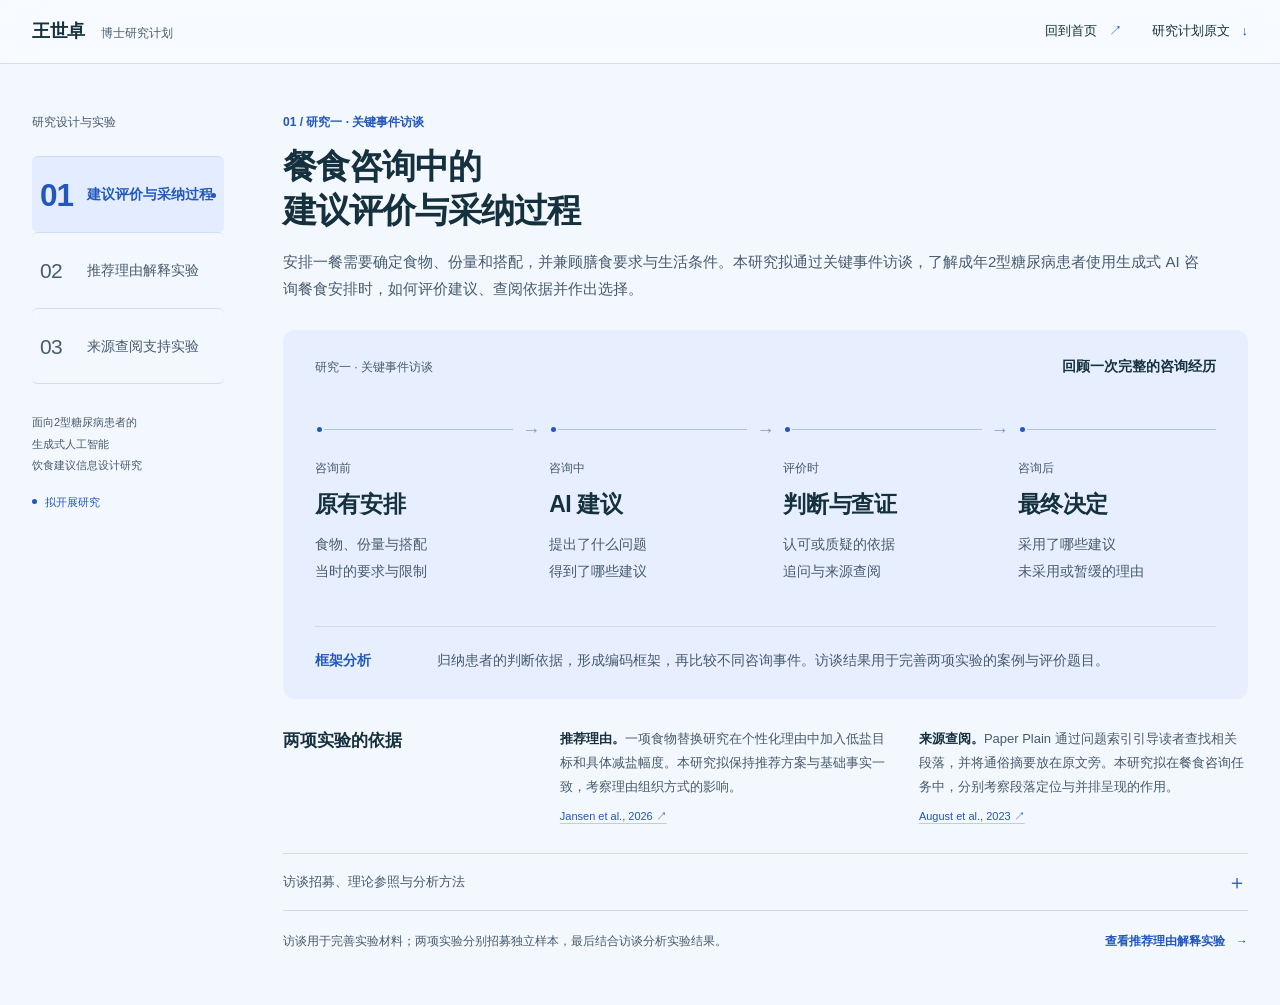
<file: research-plan.html>
<!doctype html>
<html lang="zh-CN">
<head>
  <meta charset="utf-8">
  <meta name="viewport" content="width=device-width, initial-scale=1">
  <meta name="description" content="王世卓博士研究计划：面向2型糖尿病患者的生成式人工智能饮食建议信息设计研究。研究依据、关键事件访谈、理由解释实验及来源查阅实验。">
  <title>研究设计与实验 · 王世卓博士研究计划</title>
  <link rel="stylesheet" href="research-plan.css?v=editorial-final-20261030">
  <link rel="stylesheet" href="research-demo.css?v=measurement-final-20261030">
  <script src="research-demo.js?v=three-studies-20261030" defer></script>
  <script src="research-measures.js?v=measurement-design-20261030" defer></script>
</head>
<body class="rp-document">
  <a class="rp-skip" href="#rp-content">跳至研究计划正文</a>
  <header class="rp-topbar">
    <a class="rp-brand" href="portfolio.html#proposal"><strong>王世卓</strong><span>博士研究计划</span></a>
    <nav aria-label="研究计划页面导航"><a href="portfolio.html#proposal">回到首页 <span aria-hidden="true">↗</span></a><a href="assets/research-plan/research-plan.docx" download>研究计划原文 <span aria-hidden="true">↓</span></a></nav>
  </header>

  <div class="rp-shell">
    <nav class="rp-chapters" aria-label="研究计划章节">
      <p class="rp-chapters-label">研究设计与实验</p>
      <a href="#questions" data-rp-chapter="questions"><span>01</span><strong>建议评价与采纳过程</strong></a>
      <a href="#explanation" data-rp-chapter="explanation"><span>02</span><strong>推荐理由解释实验</strong></a>
      <a href="#sources" data-rp-chapter="sources"><span>03</span><strong>来源查阅支持实验</strong></a>
      <p class="rp-chapters-note">面向2型糖尿病患者的<br>生成式人工智能<br>饮食建议信息设计研究</p>
      <span class="rp-plan-status">拟开展研究</span>
    </nav>

    <main class="rp-content" id="rp-content" tabindex="-1">
      <section class="rp-chapter" id="questions" data-rp-panel="questions" aria-labelledby="rp-questions-title">
        <header class="rp-chapter-heading">
          <small>01 / 研究一 · 关键事件访谈</small>
          <h1 id="rp-questions-title">餐食咨询中的<br>建议评价与采纳过程</h1>
          <p>安排一餐需要确定食物、份量和搭配，并兼顾膳食要求与生活条件。本研究拟通过关键事件访谈，了解成年2型糖尿病患者使用生成式 AI 咨询餐食安排时，如何评价建议、查阅依据并作出选择。</p>
        </header>

        <div class="rp-stage rp-interview-stage">
          <div class="rp-stage-caption"><span>研究一 · 关键事件访谈</span><strong>回顾一次完整的咨询经历</strong></div>
          <ol class="rp-event-route">
            <li><span>咨询前</span><h2>原有安排</h2><p>食物、份量与搭配<br>当时的要求与限制</p></li>
            <li><span>咨询中</span><h2>AI 建议</h2><p>提出了什么问题<br>得到了哪些建议</p></li>
            <li><span>评价时</span><h2>判断与查证</h2><p>认可或质疑的依据<br>追问与来源查阅</p></li>
            <li><span>咨询后</span><h2>最终决定</h2><p>采用了哪些建议<br>未采用或暂缓的理由</p></li>
          </ol>
          <div class="rp-interview-result"><span>框架分析</span><p>归纳患者的判断依据，形成编码框架，再比较不同咨询事件。访谈结果用于完善两项实验的案例与评价题目。</p></div>
        </div>

        <div class="rp-gap-notes">
          <h2>两项实验的依据</h2>
          <p><strong>推荐理由。</strong>一项食物替换研究在个性化理由中加入低盐目标和具体减盐幅度。本研究拟保持推荐方案与基础事实一致，考察理由组织方式的影响。<small><a href="https://doi.org/10.1007/s10660-025-09961-7" target="_blank" rel="noopener">Jansen et al., 2026 ↗</a></small></p>
          <p><strong>来源查阅。</strong>Paper Plain 通过问题索引引导读者查找相关段落，并将通俗摘要放在原文旁。本研究拟在餐食咨询任务中，分别考察段落定位与并排呈现的作用。<small><a href="https://doi.org/10.1145/3589955" target="_blank" rel="noopener">August et al., 2023 ↗</a></small></p>
        </div>

        <details class="rp-details">
          <summary>访谈招募、理论参照与分析方法 <span aria-hidden="true">＋</span></summary>
          <div class="rp-details-body">
            <div><h3>招募与访谈</h3><p>拟采用目的取样，通过患者社群和社区健康服务渠道招募成年2型糖尿病患者。参与者需有使用生成式 AI 咨询具体餐食问题的经历。访谈围绕近期的一次咨询，追问认可或质疑建议的依据，并对照咨询前后的食物选择、份量与搭配，了解保留或调整的理由。</p></div>
            <div><h3>如何分析</h3><p>从患者叙述中归纳判断依据，形成编码框架。以一次咨询事件为单位建立分析矩阵，整理咨询问题、原有安排、建议内容、患者评价和后续决定。比较相近餐食问题中的判断依据与处理方式。</p></div>
            <div><h3>理论参照的作用</h3><p>参照信息采纳模型中的信息有用性概念，结合情境相关性，分析患者对建议的评价与取舍。前者关注信息能否帮助完成当前任务，后者关注信息与当下情境、任务或问题的关系。访谈中发现的咨询需求、理解困难和查证内容，将用于完善实验材料。</p></div>
            <div><h3>如何区分两项功能的作用</h3><p><a href="https://doi.org/10.2196/95644" target="_blank" rel="noopener">Parambath 等（2026）</a>在医疗记录摘要界面中同时提供并排原文、自动定位与高亮，开展了形成性可用性评价。本研究拟通过 2×2 实验分别考察段落定位与并排呈现，在材料一致的条件下比较原文理解与建议采纳。这项研究对整体界面的评价，不能单独说明两项功能各自的作用。</p><p class="rp-resource-links"><a href="assets/research-plan/framework-original.png" target="_blank" rel="noopener">查看研究框架原图 ↗</a><a href="assets/research-plan/research-plan.docx" download>下载研究计划原文 ↓</a></p></div>
          </div>
        </details>
        <footer class="rp-chapter-footnote"><p>访谈用于完善实验材料；两项实验分别招募独立样本，最后结合访谈分析实验结果。</p><a href="#explanation" data-rp-chapter="explanation">查看推荐理由解释实验 <span aria-hidden="true">→</span></a></footer>
      </section>

      <section class="rp-chapter" id="explanation" data-rp-panel="explanation" aria-labelledby="rp-explanation-title">
        <header class="rp-chapter-heading">
          <small>02 / 研究二 · 单因素组间随机实验</small>
          <h1 id="rp-explanation-title">推荐理由解释实验</h1>
          <p>拟比较“特点说明”与“关联解释”，通过阅读前后的食物选择记录建议采纳，通过条件变化题评价参与者运用推荐理由作出判断的表现。两版的推荐方案、基础事实与必要适用条件保持一致。</p>
        </header>

        <section class="rd-choice-flow" aria-labelledby="rd-choice-title">
          <h2 id="rd-choice-title">实验程序与方案记录</h2>
          <ol>
            <li><span>阅读回答前</span><strong>独立提交初始方案</strong><p>只看案例，自行安排食物、份量与搭配。此时尚未看到 AI 回答。</p></li>
            <li><span>随机分组后</span><strong>阅读一种解释版本</strong><p>每人只阅读所属组的“特点说明”或“关联解释”。</p></li>
            <li><span>阅读回答后</span><strong>提交最终方案</strong><p>在同一案例条件下决定保留或调整，再与初始方案比较。</p></li>
          </ol>
          <p class="rd-flow-note"><strong>初始选择</strong>指初始方案中选定的食物，用于识别参与者在阅读建议之前是否已经作出相同选择。</p>
        </section>
        <section class="rd-demo rd-reason-demo" aria-label="理由解释的材料演示">
          <header class="rd-demo-heading"><div><span class="rd-demo-label">可交互的材料示例</span><h2>推荐理由的两种组织方式</h2></div><span class="rd-draft">实验材料示例</span></header>
          <div class="rd-reason-workbench">
            <aside class="rd-case" aria-labelledby="rd-case-title">
              <div class="rd-case-top"><span>共同情境</span><span aria-hidden="true">↗</span></div>
              <h3 id="rd-case-title">明早的主食，<br>怎样安排？</h3>
              <p>陈女士需要安排明早的早餐。原有膳食安排要求<strong>主食定量、增加全谷物选择</strong>；明早只有<strong>5 分钟，没有加热设备</strong>。</p><p>家中有已按原安排分装、可直接食用的全麦面包，也有需要加热准备的燕麦。两种主食的份量都按既定膳食安排取用。她希望保持其余搭配，先确定主食。</p>
              <div class="rd-case-bottom"><span>同一案例</span><span>同一推荐</span><span>同一适用条件</span></div>
            </aside>
            <div class="rd-material-area">
              <div class="rd-material-tools">
                <div class="rd-reason-tabs" role="tablist" aria-label="切换理由解释版本">
                  <button type="button" role="tab" id="rd-feature-tab" aria-selected="true" aria-controls="rd-feature-panel" data-rp-reason="feature"><span>A</span>特点说明</button>
                  <button type="button" role="tab" id="rd-relation-tab" aria-selected="false" aria-controls="rd-relation-panel" data-rp-reason="relation"><span>B</span>关联解释</button>
                </div>
                <button class="rd-compare-toggle" type="button" data-rd-compare aria-pressed="false">标出组织差异 <span aria-hidden="true">＋</span></button>
              </div>
              <article class="rd-answer rd-reason-answer" aria-label="参与者看到的建议示例">
                <header class="rd-paper-heading"><span class="rd-paper-symbol" aria-hidden="true">✦</span><div><span>模拟餐食咨询</span><h3>饮食建议</h3></div><span class="rd-paper-corner" aria-hidden="true">↗</span></header>
                <section class="rd-answer-section"><h4>推荐方案</h4><p>明早可选择全麦面包作为主食，份量沿用案例中的既定安排，其余搭配保持不变。</p></section>
                <section class="rd-answer-section rd-reason-copy"><h4>推荐理由</h4>
                  <div class="rd-reason-panel" id="rd-feature-panel" role="tabpanel" aria-labelledby="rd-feature-tab" tabindex="0" data-rd-reason-panel="feature"><p>全麦制品属于可供选择的全谷物主食，<mark>保留了膳食纤维等成分</mark>。案例中的面包已经按份分装，<mark>可以直接食用，不需要加热</mark>；这些是它的食物与备餐特点。</p></div>
                  <div class="rd-reason-panel" id="rd-relation-panel" role="tabpanel" aria-labelledby="rd-relation-tab" tabindex="0" data-rd-reason-panel="relation"><p>全麦制品保留了膳食纤维等成分，<mark>符合本案例增加全谷物选择的安排</mark>。面包已经按份分装、可直接食用且无需加热，<mark>因此适合明早只有 5 分钟、没有加热设备的准备条件</mark>。</p></div>
                </section>
                <section class="rd-answer-section"><h4>适用条件</h4><p>这项建议以案例给定的膳食安排、食物和备餐条件为前提。更换主食种类不表示增加主食总量，具体份量仍按原有安排执行。</p></section>
                <footer class="rd-paper-citation"><span>资料依据</span><p>中国疾控中心《芒种节气话饮食》；国家卫生健康委《成人糖尿病食养指南（2023 年版）》问答。</p></footer>
              </article>
              <div class="rd-compare-note" data-rd-compare-note hidden><strong data-rd-compare-title>介绍食物与备餐特点</strong><p data-rd-compare-copy>共同情境仍然提供，但理由段不逐项连接到“为什么适合这一次”。</p><small>标记仅用于汇报讲解，不属于参与者材料。</small></div>
            </div>
          </div>
          <footer class="rd-demo-note"><span aria-hidden="true">↔</span><p>两版改变理由的组织方式，情境、推荐、适用条件和出处保持一致。</p></footer>
          <p class="rd-sr-only" data-rd-reason-status role="status"></p>
        </section>
        <div class="rp-measurement">
          <h3>建议采纳与<br>适用性判断</h3>
          <dl><div><dt>新增采纳</dt><dd>初始没有选推荐食物，阅读回答后是否改选了它？按每个案例记录；初始已经选了的任务另行分析。</dd></div><div><dt>适用性判断得分</dt><dd>在后续条件变化题中，能否联系食物特点与案例条件，说明原方案能否沿用？按判断、条件识别与理由应用评分。</dd></div></dl>
          <p class="rp-measure-note">两项结果分别比较：选择记录反映建议采用，后续答题反映理由应用；最终餐食方案的适宜性另行评价。</p>
        </div>
        <details class="rd-question-preview rd-adoption" id="reason-adoption">
          <summary><span>选择记录</span><strong>哪些情况计为“新增采纳”？</strong><span aria-hidden="true">＋</span></summary>
          <div class="rd-question-body">
            <table class="rd-adoption-table"><caption>同一个案例，比较阅读 AI 回答前后的选择</caption><thead><tr><th scope="col">阅读前</th><th scope="col">阅读后</th><th scope="col">如何记录</th></tr></thead><tbody><tr><td>未选推荐食物</td><td>改选推荐食物</td><td><strong>计为新增采纳</strong></td></tr><tr><td>未选推荐食物</td><td>仍未选推荐食物</td><td>未新增采纳</td></tr><tr><td>已选推荐食物</td><td>维持或改变选择</td><td>另行分析，不计入新增采纳的任务范围</td></tr></tbody></table>
            <p class="rd-question-explainer">在初始未选推荐食物的任务中，比较两组新增采纳的概率。</p>
          </div>
        </details>

        <section class="rd-assessment" aria-labelledby="rd-reason-assessment-title">
          <header class="rd-assessment-heading"><span>题目示例 · 适用性判断</span><h2 id="rd-reason-assessment-title">条件改变后，你会如何安排？</h2></header>
          <p class="rd-assessment-timing">各题都从最初的早餐情境出发，彼此独立。可回看前面的建议。</p>
          <div class="rd-task-set" id="reason-question" data-measure-set>
            <div class="rd-task-tabs" role="tablist" aria-label="切换判断题目">
              <button type="button" role="tab" id="measure-time-tab" aria-controls="measure-time" aria-selected="true" data-measure-tab>情境一 · 准备时间</button>
              <button type="button" role="tab" id="measure-ready-tab" aria-controls="measure-ready" aria-selected="false" data-measure-tab>情境二 · 食物准备状态</button>
              <button type="button" role="tab" id="measure-neutral-tab" aria-controls="measure-neutral" aria-selected="false" data-measure-tab>情境三 · 包装外观</button>
            </div>
            <section class="rd-task-panel" id="measure-time" role="tabpanel" aria-labelledby="measure-time-tab" data-measure-panel tabindex="0">
              <header><span>01</span><h3>准备时间变成 20 分钟</h3></header>
              <p class="rd-task-prompt">陈女士明早有了 20 分钟准备时间，仍没有加热设备，食物和其余安排不变。原来的面包方案能否保留？燕麦是否也可以考虑？请说明理由。</p>
              <label class="rd-response-label" for="response-time">你的判断与理由</label><textarea class="rd-response" id="response-time" rows="3" placeholder="可用简短句或要点回答。"></textarea>
              <details class="rd-score-details"><summary>查看拟定评分与回答示例 <span aria-hidden="true">＋</span></summary><div class="rd-score-body">
                <dl class="rd-rubric"><div><dt>判断 · 1 分</dt><dd>面包方案可以保留；现有条件仍不满足这份燕麦的准备要求。</dd></div><div><dt>条件识别 · 1 分</dt><dd>指出准备时间增加，加热设备仍然缺少。</dd></div><div><dt>理由应用 · 1 分</dt><dd>联系面包可直接吃、燕麦仍需加热的特点，说明增加时间没有解除燕麦的加热要求。</dd></div></dl>
                <table class="rd-score-table"><caption>拟定评分 · 每项 0 或 1 分</caption><thead><tr><th scope="col">回答示例</th><th scope="col">判断</th><th scope="col">条件识别</th><th scope="col">理由应用</th><th scope="col">合计</th></tr></thead><tbody><tr><td>面包可以保留，燕麦还不能准备。</td><td>1</td><td>0</td><td>0</td><td>1 / 3</td></tr><tr><td>面包可保留，燕麦还不能准备。现在有 20 分钟，仍没有加热设备。</td><td>1</td><td>1</td><td>0</td><td>2 / 3</td></tr><tr><td>面包可直接吃，仍可保留；虽然时间多了，但燕麦需要加热，现有设备条件仍不能满足。</td><td>1</td><td>1</td><td>1</td><td>3 / 3</td></tr></tbody></table>
                <p class="rd-task-hint">按表达的意思评分，接受简短回答及含义相同的表述。</p>
              </div></details>
            </section>
            <section class="rd-task-panel" id="measure-ready" role="tabpanel" aria-labelledby="measure-ready-tab" data-measure-panel tabindex="0">
              <header><span>02</span><h3>燕麦已经准备好了</h3></header>
              <p class="rd-task-prompt">陈女士明早仍只有 5 分钟，也没有加热设备。那份原本需要加热准备的燕麦，现在已经按既定份量做好，早餐时可直接取食。其余安排不变。原来的面包方案能否保留？你会怎样考虑这两种主食？请说明理由。</p>
              <label class="rd-response-label" for="response-ready">你的判断与理由</label><textarea class="rd-response" id="response-ready" rows="3" placeholder="可用简短句或要点回答。"></textarea>
              <details class="rd-score-details"><summary>查看拟定评分与回答示例 <span aria-hidden="true">＋</span></summary><div class="rd-score-body">
                <dl class="rd-rubric"><div><dt>判断 · 1 分</dt><dd>面包可以保留，已准备好的燕麦也可考虑。</dd></div><div><dt>条件识别 · 1 分</dt><dd>指出燕麦现在可直接取食，时间与设备条件未变。</dd></div><div><dt>理由应用 · 1 分</dt><dd>说明燕麦原来的备餐限制已消除，面包方便食用的依据也仍然成立。</dd></div></dl>
                <blockquote class="rd-written-answer"><span>3 / 3 分回答示例</span>可以继续选面包，也可以考虑已经做好的燕麦。现在两者都能直接取食，适合只有 5 分钟、没有加热设备的情况；面包原来的方便食用特点没有改变。</blockquote>
                <p class="rd-task-hint">选择面包或燕麦均可，按是否说明两者与当前条件的关系评分。</p>
              </div></details>
            </section>
            <section class="rd-task-panel" id="measure-neutral" role="tabpanel" aria-labelledby="measure-neutral-tab" data-measure-panel tabindex="0">
              <header><span>03</span><h3>面包换了包装外观</h3></header>
              <p class="rd-task-prompt">面包换了外包装颜色。食物、份量和准备方式均未改变，陈女士明早仍只有 5 分钟且没有加热设备。原来的早餐安排是否需要因此调整？请说明理由。</p>
              <label class="rd-response-label" for="response-neutral">你的判断与理由</label><textarea class="rd-response" id="response-neutral" rows="3" placeholder="可用简短句或要点回答。"></textarea>
              <details class="rd-score-details"><summary>查看拟定评分与回答示例 <span aria-hidden="true">＋</span></summary><div class="rd-score-body">
                <dl class="rd-rubric"><div><dt>判断 · 1 分</dt><dd>不需要因包装颜色变化调整原安排。</dd></div><div><dt>条件识别 · 1 分</dt><dd>指出食物准备方式及时间、设备条件均未变化。</dd></div><div><dt>理由应用 · 1 分</dt><dd>说明面包可直接食用与当前备餐条件的对应关系仍成立。</dd></div></dl>
                <blockquote class="rd-written-answer"><span>3 / 3 分回答示例</span>不需要因此调整。面包仍能直接吃，明早仍只有 5 分钟且无法加热，包装颜色没有改变原来的备餐理由。</blockquote>
              </div></details>
            </section>
          </div>
          <details class="rd-question-preview"><summary><span>研究安排</span><strong>何时作答，如何比较两组？</strong><span aria-hidden="true">＋</span></summary><div class="rd-question-body">
            <dl class="rd-record-lines"><div><dt>作答时机</dt><dd>全部最终餐食方案和选择理由提交后，再完成条件变化题。可回看所属组别的 AI 回答。</dd></div><div><dt>评价内容</dt><dd>是否识别条件的变化，并根据推荐理由作出相符判断。新增采纳另由前后方案记录。</dd></div><div><dt>组间比较</dt><dd>两组完成相同题目，按统一规则评分，比较多题汇总的适用性判断得分。评分者不知分组。</dd></div></dl>
            <p>拟编制 8 个案例，每人完成其中 4 个。每例设置关键条件与无关细节变化，题池覆盖食物、份量、搭配及备餐条件。上方三个变式用于展示同一案例的任务形式。</p>
            <p class="rd-task-hint">预测试检查题目是否需要运用推荐理由、难度是否适当，再确定正式题目与评分规则。</p>
          </div></details>
        </section>

        <details class="rp-details">
          <summary>实验对象、任务安排与分析方案 <span aria-hidden="true">＋</span></summary>
          <div class="rp-details-body">
            <div><h3>对象与材料</h3><p>拟招募确诊为2型糖尿病、曾使用生成式 AI 获取健康信息的成年人。根据访谈结果编制 8 个模拟餐食案例，每人按预设组合完成其中 4 个，依据案例人物的膳食要求与生活条件安排餐食。每个案例预先确定推荐方案，依据统一资料生成 AI 回答初稿，再编制为两个版本。</p><p>特点说明版介绍推荐食物的营养或备餐特点；关联解释版将这些特点与案例中的膳食要求、生活条件联系起来，说明推荐原因。</p></div>
            <div><h3>任务顺序</h3><p>参与者先阅读案例，在尚未看到 AI 回答时，独立提交各案例的初始餐食方案与判断信心。研究者根据初始选择与预设推荐食物的差异，将参与者分层随机分至两组。参与者再按随机次序阅读所属组别的回答，在原案例条件下提交最终方案及判断信心。全部方案提交后，收集各案例的选择理由，再完成条件变化后的适用性判断题。作答时可回看所属组别的回答。</p></div>
            <div><h3>评分与补充记录</h3><p>对于初始已选择推荐食物的任务，另行分析参与者是否维持原有选择。结合最终方案与选择理由，分析份量和搭配建议的采用情况；依据案例的膳食要求，对最终餐食方案评分。任务结束后，收集推荐理由相关性与信息有用性评价。</p></div>
            <div><h3>分析方案</h3><p>拟用二项广义估计方程（GEE）分析新增采纳，以参与者为聚类单位，调整案例及预设基线因素，再通过边际标准化估计组间采纳概率差。适用性判断得分拟采用线性回归，调整任务集合、分层因素和基线饮食知识。正式材料、样本量与分析方案将在预测试后确定。</p></div>
          </div>
        </details>
        <footer class="rp-chapter-footnote"><p>分别报告两种解释下的选择变化与理由应用表现。</p><a href="#sources" data-rp-chapter="sources">查看来源查阅支持实验 <span aria-hidden="true">→</span></a></footer>
      </section>

      <section class="rp-chapter" id="sources" data-rp-panel="sources" aria-labelledby="rp-sources-title">
        <header class="rp-chapter-heading">
          <small>03 / 研究三 · 2 × 2 组间随机因子实验</small>
          <h1 id="rp-sources-title">来源查阅支持实验</h1>
          <p>分别改变原文打开位置和阅读布局，组合成四种界面条件。四组的 AI 回答、出处信息、来源入口与完整原文相同，推荐理由统一采用关联解释。</p>
        </header>

        <section class="rd-choice-flow" aria-labelledby="rd-source-choice-title">
          <h2 id="rd-source-choice-title">实验程序与方案记录</h2>
          <ol>
            <li><span>阅读回答前</span><strong>独立提交初始方案</strong><p>依据案例安排食物、份量与搭配，记录尚未看到 AI 回答时的选择。</p></li>
            <li><span>随机分组后</span><strong>阅读建议，按需查阅来源</strong><p>每人使用分配到的一种界面，自主决定是否打开原文。</p></li>
            <li><span>阅读回答后</span><strong>提交最终方案</strong><p>比较同一案例中阅读前后的选择。全部方案提交后，再完成原文理解题。</p></li>
          </ol>
        </section>
        <section class="rd-demo rd-source-demo" aria-label="四种来源查阅方式演示">
          <header class="rd-demo-heading"><div><span class="rd-demo-label">可操作的查阅示例</span><h2>来源查阅的四种界面条件</h2></div><button class="rd-reset" type="button" data-rd-reset><span aria-hidden="true">↺</span> 重新体验</button></header>
          <div class="rd-factor-bar">
            <fieldset><legend>打开位置</legend><div class="rd-segment"><button type="button" data-rp-location="home" aria-pressed="true">原文首页</button><button type="button" data-rp-location="located" aria-pressed="false">相关段落</button></div></fieldset>
            <span class="rd-factor-times" aria-hidden="true">×</span>
            <fieldset><legend>阅读布局</legend><div class="rd-segment"><button type="button" data-rp-layout="switch" aria-pressed="true">切换查看</button><button type="button" data-rp-layout="parallel" aria-pressed="false">并排查看</button></div></fieldset>
            <p class="rd-condition-caption"><span>当前条件</span><strong data-rd-condition>普通查阅</strong></p>
          </div>
          <div class="rd-source-context"><span>演示情境</span><p>沿用前页的早餐例子：主食定量、增加全谷物选择；明早只有 5 分钟且无法加热。<small>共用案例便于演示；正式研究三另编案例，并招募独立样本。</small></p></div>
          <div class="rd-reader" data-rd-open="false" data-rd-layout="switch" data-rd-document="answer">
            <div class="rd-reader-top"><span class="rd-reader-indicator" aria-hidden="true"></span><span data-rd-reader-instruction>先阅读建议，再从资料依据打开原文</span><span class="rd-reader-count" data-rd-reader-count></span></div>
            <div class="rd-reading-canvas">
              <article class="rd-answer rd-source-answer" id="rd-source-answer" aria-labelledby="rd-source-answer-title">
                <header class="rd-paper-heading"><span class="rd-paper-symbol" aria-hidden="true">✦</span><div><span>模拟餐食咨询</span><h3 id="rd-source-answer-title">饮食建议</h3></div></header>
                <section class="rd-answer-section"><h4>推荐方案</h4><p>明早可选择全麦面包作为主食，份量沿用案例中的既定安排，其余搭配保持不变。</p></section>
                <section class="rd-answer-section"><h4>推荐理由</h4><p>全麦制品保留了膳食纤维等成分，符合本案例增加全谷物选择的安排。面包已经按份分装、可直接食用且无需加热，因此适合明早只有 5 分钟、没有加热设备的准备条件。</p></section>
                <section class="rd-answer-section"><h4>适用条件</h4><p>这项建议以案例给定的膳食安排、食物和备餐条件为前提。更换主食种类不表示增加主食总量，具体份量仍按原有安排执行。</p></section>
                <footer class="rd-paper-citation"><span>资料依据</span><p>国家卫生健康委《成人糖尿病食养指南（2023 年版）》问答：主食选择与适用条件。</p><button class="rd-open-source" type="button" data-rd-open-source aria-controls="rd-source-document"><span>查阅依据</span><span aria-hidden="true">↗</span></button></footer>
              </article>
              <article class="rd-source-document" id="rd-source-document" aria-label="完整官方来源原文" hidden>
                <header class="rd-document-toolbar"><button type="button" class="rd-back" data-rd-back>← 返回建议</button><span>国家卫生健康委 · 2023</span><a href="assets/research-plan/demo/diabetes-guide-qa-2023.pdf" target="_blank" rel="noopener" aria-label="在新标签页打开完整原文PDF">原文 PDF ↗</a></header>
                <div class="rd-source-scroll" data-rd-source-scroll tabindex="0" role="region" aria-label="完整来源原文，共5页，可上下滚动">
                  <figure class="rd-pdf-page" data-rd-page="1"><img src="assets/research-plan/demo/diabetes-guide-qa-2023-page-01.webp" width="1400" height="1980" alt="国家卫生健康委《成人糖尿病食养指南（2023年版）》问答，第1页。可使用上方原文文件链接阅读可选择文字的PDF。" decoding="async"><figcaption>第 1 页 / 共 5 页</figcaption></figure><figure class="rd-pdf-page" data-rd-page="2"><img src="assets/research-plan/demo/diabetes-guide-qa-2023-page-02.webp" width="1400" height="1980" alt="国家卫生健康委《成人糖尿病食养指南（2023年版）》问答，第2页。可使用上方原文文件链接阅读可选择文字的PDF。" decoding="async"><figcaption>第 2 页 / 共 5 页</figcaption></figure><figure class="rd-pdf-page" data-rd-page="3"><img src="assets/research-plan/demo/diabetes-guide-qa-2023-page-03.webp" width="1400" height="1980" alt="国家卫生健康委《成人糖尿病食养指南（2023年版）》问答，第3页。可使用上方原文文件链接阅读可选择文字的PDF。" decoding="async"><figcaption>第 3 页 / 共 5 页</figcaption></figure><figure class="rd-pdf-page" data-rd-page="4"><span class="rd-passage-target" data-rd-passage aria-hidden="true"></span><img src="assets/research-plan/demo/diabetes-guide-qa-2023-page-04.webp" width="1400" height="1980" alt="国家卫生健康委《成人糖尿病食养指南（2023年版）》问答，第4页。可使用上方原文文件链接阅读可选择文字的PDF。" decoding="async"><figcaption>第 4 页 / 共 5 页</figcaption></figure><figure class="rd-pdf-page" data-rd-page="5"><img src="assets/research-plan/demo/diabetes-guide-qa-2023-page-05.webp" width="1400" height="1980" alt="国家卫生健康委《成人糖尿病食养指南（2023年版）》问答，第5页。可使用上方原文文件链接阅读可选择文字的PDF。" decoding="async"><figcaption>第 5 页 / 共 5 页</figcaption></figure>
                </div>
                <footer class="rd-document-footer"><span>完整 5 页 · 可向前后滚动查阅</span><button type="button" data-rd-zoom aria-pressed="false">放大原文 ＋</button></footer>
              </article>
            </div>
          </div>
          <footer class="rd-demo-note"><span aria-hidden="true">↗</span><p data-rd-source-description role="status">点击“查阅依据”，从原文首页开始查找；建议与原文切换阅读。</p></footer>
          <p class="rd-demo-provenance">原文：国家卫生健康委《成人糖尿病食养指南（2023 年版）》问答，完整 5 页。</p>
        </section>
        <div class="rp-measurement">
          <h3>建议采纳与<br>原文理解</h3>
          <dl><div><dt>新增采纳</dt><dd>初始没有选推荐食物，阅读建议后是否改选了它？沿用研究二的规则；初始已经选了的任务另行分析。</dd></div><div><dt>原文理解得分</dt><dd>查阅原文后，能否准确解释其中的信息，并用于新的餐食情境？按原文含义与情境应用分别评分。</dd></div></dl>
          <p class="rp-measure-note">另记决策阶段的来源查阅；理解任务中记录依据定位与查找用时，任务结束后评价主观负担。</p>
        </div>

        <section class="rd-assessment" aria-labelledby="rd-source-assessment-title">
          <header class="rd-assessment-heading"><span>题目示例 · 原文理解</span><h2 id="rd-source-assessment-title">查阅原文后，如何判断两位家人的情况？</h2></header>
          <div class="rd-task-panel rd-source-task" id="source-question">
            <p class="rd-task-prompt">陈女士想把上面的早餐建议转给两位同样患有 2 型糖尿病的老年家人。</p>
            <dl class="rd-fact-pair"><div><dt>甲</dt><dd>消化功能较差</dd></div><div><dt>乙</dt><dd>消化功能与胃肠道情况尚未提供</dd></div></dl>
            <p class="rd-task-prompt">请查阅完整原文，用自己的话说明与这两位家人有关的主食安排原则，再分别说明用于甲、乙时应考虑什么。请指出支持回答的原文依据。</p>
            <label class="rd-response-label" for="response-meaning">原文中的相关原则</label><textarea class="rd-response" id="response-meaning" rows="2" placeholder="请用自己的话概括。"></textarea>
            <label class="rd-response-label" for="response-source">对甲、乙的判断与理由</label><textarea class="rd-response" id="response-source" rows="3" placeholder="分别说明用于甲、乙时应考虑什么。"></textarea>
            <label class="rd-response-label" for="response-passage">原文依据</label><textarea class="rd-response rd-response-short" id="response-passage" rows="2" placeholder="写出相关语句、页码或段落位置。"></textarea>
            <details class="rd-score-details"><summary>查看拟定评分与回答示例 <span aria-hidden="true">＋</span></summary><div class="rd-score-body">
              <dl class="rd-rubric rd-rubric-two"><div><dt>原文含义 · 1 分</dt><dd>准确说明原文的适用对象，以及“可适当减少粗杂粮比例”的含义。</dd></div><div><dt>情境应用 · 1 分</dt><dd>说明甲符合这一条件，乙还需核对相关情况，不能仅凭年龄直接套用。</dd></div></dl>
              <blockquote class="rd-written-answer"><span>2 / 2 分回答示例</span>原文允许消化功能较差的老年患者适当减少粗杂粮比例，并没有要求所有老年人都减少。甲符合这一条件，可考虑适当减少；乙的消化和胃肠道情况还不清楚，需要补充这些信息后再判断。</blockquote>
              <table class="rd-score-table rd-source-score-table"><caption>拟定评分 · 每项 0 或 1 分</caption><thead><tr><th scope="col">回答示例</th><th scope="col">原文含义</th><th scope="col">情境应用</th><th scope="col">合计</th></tr></thead><tbody><tr><td>准确解释了适用条件及“可适当减少”的意思，但没有分析甲、乙。</td><td>1</td><td>0</td><td>1 / 2</td></tr><tr><td>两人年纪大，都必须减少粗粮。</td><td>0</td><td>0</td><td>0 / 2</td></tr><tr><td>上方完整回答：说明原文含义，并分别用于甲、乙。</td><td>1</td><td>1</td><td>2 / 2</td></tr></tbody></table>
              <p class="rd-task-hint">本例依据：<a href="assets/research-plan/demo/diabetes-guide-qa-2023.pdf#page=4" target="_blank" rel="noopener">食养指南问答，第 4 页第七问 ↗</a></p>
            </div></details>
          </div>
          <details class="rd-question-preview"><summary><span>研究安排</span><strong>理解、定位与用时分别记录</strong><span aria-hidden="true">＋</span></summary><div class="rd-question-body">
            <dl class="rd-record-lines"><div><dt>原文理解</dt><dd>按原文含义与情境应用评分，汇总各案例得分；题目使用 AI 回答未直接提供的信息。</dd></div><div><dt>依据定位</dt><dd>记录所选段落是否支持回答。选中段落本身不计入理解得分。</dd></div><div><dt>查找与确认时间</dt><dd>从题目呈现到首次确认依据，保留选择结果、改选与未完成记录；这一用时包含阅读和判断。</dd></div></dl>
            <p>全部最终餐食方案和选择理由提交后作答，可继续使用所属界面。四组同题、同标准，评分者不知分组。拟编制 8 个案例，每人完成其中 4 个；理解题覆盖不同膳食原则和适用条件。题目数量与组合经预测试确定。</p>
            <p class="rd-task-hint">评分与计时规则经预测试后确定。原文理解和此前的新增采纳分别分析。</p>
          </div></details>
        </section>

        <details class="rp-details">
          <summary>独立样本、实验程序与分析方案 <span aria-hidden="true">＋</span></summary>
          <div class="rp-details-body">
            <div><h3>样本与材料</h3><p>按研究二的入组条件另行招募独立样本，另编 8 个模拟餐食案例，每人按预设组合完成其中 4 个。来源资料选自中文指南和健康教育资料，四组提供相同的完整原文。关联解释是本实验预设的共同条件。</p></div>
            <div><h3>四种条件</h3><dl class="rp-condition-key"><div><dt>普通查阅</dt><dd>原文首页 ＋ 切换查看</dd></div><div><dt>仅段落定位</dt><dd>相关段落 ＋ 切换查看</dd></div><div><dt>仅并排呈现</dt><dd>原文首页 ＋ 并排同时查看</dd></div><div><dt>两项功能同时提供</dt><dd>相关段落 ＋ 并排同时查看</dd></div></dl></div>
            <div><h3>程序与评分</h3><p>参与者先阅读案例，在尚未看到 AI 回答时独立提交初始餐食方案，再按研究二的分层原则随机分至四组。随后按随机次序阅读 AI 回答，自主决定是否查阅来源，并在原案例条件下提交最终方案。全部方案提交后，收集各案例的选择理由，再使用所属组别的界面完成原文理解题。建议采纳的判定，以及份量、搭配建议采用情况的分析，沿用研究二的规则。</p><p>决策阶段记录是否主动打开来源及查阅位置；后续理解任务记录借助所属界面解释和应用原文的表现。新增采纳与原文理解分别分析。</p></div>
            <div><h3>分析方案</h3><p>拟用二项广义估计方程（GEE）分析新增采纳，用线性回归分析原文理解得分，分别估计段落定位与并排呈现的平均效应，并对交互作用作探索性分析。来源材料与测验题目经审核、预测试后，再确定正式实验方案。</p></div>
          </div>
        </details>
        <footer class="rp-chapter-footnote"><p>结合两项实验与访谈，形成信息设计建议。</p><a href="portfolio.html#proposal">返回研究计划总览 <span aria-hidden="true">↗</span></a></footer>
      </section>

    </main>
  </div>
</body>
</html>
</file>
<file: styles.css>
:root {
  --bg: #eeebe4;
  --paper: #fffdfa;
  --ink: #111;
  --muted: #5f5b54;
  --line: #d5ccbd;
  --dark: #101210;
  --blue: #1766a6;
  --green: #347156;
  --amber: #a4652d;
  --violet: #5b65aa;
  --shadow: 0 24px 70px rgba(28, 23, 17, 0.14);
  --ease-smooth: cubic-bezier(0.16, 1, 0.3, 1);
  --ease-soft: cubic-bezier(0.22, 0.61, 0.36, 1);
  --ease-spring: cubic-bezier(0.18, 0.82, 0.18, 1);
  --mx: 0;
  --my: 0;
}

/* Final presentation polish: lighter Apple-like academic surfaces */
.method-lab {
  grid-template-columns: repeat(5, minmax(0, 0.82fr)) 1.35fr;
}

.method-card {
  min-height: 176px;
  padding: 18px 16px;
}

.method-card h3 {
  margin: 30px 0 8px;
  font-size: 19px;
}

.method-card p {
  line-height: 1.48;
}

.project-lenses {
  grid-template-columns: repeat(3, minmax(0, 1fr));
  gap: 0;
  margin-bottom: 24px;
  border-top: 1px solid rgba(17, 17, 17, 0.10);
  border-bottom: 1px solid rgba(17, 17, 17, 0.10);
}

.project-lenses article {
  min-height: 132px;
  border: 0;
  border-right: 1px solid rgba(17, 17, 17, 0.08);
  border-radius: 0;
  padding: 20px 26px 18px;
  background: transparent;
  box-shadow: none;
}

.project-lenses article:last-child {
  border-right: 0;
}

.project-lenses article:hover {
  transform: translateY(-1px);
  background: rgba(255, 255, 255, 0.30);
}

.project-lenses strong {
  margin-top: 13px;
  font-size: 23px;
}

.proposal-board {
  border: 0;
  border-radius: 0;
  background: transparent;
  box-shadow: none;
}

.proposal-questions article,
.proposal-route span {
  border-color: rgba(17, 17, 17, 0.08);
  background: rgba(255, 255, 255, 0.40);
  box-shadow: none;
}

.publication-page {
  background:
    linear-gradient(rgba(17, 17, 17, 0.024) 1px, transparent 1px),
    linear-gradient(90deg, rgba(17, 17, 17, 0.022) 1px, transparent 1px),
    #f5f4f0;
  background-size: 42px 42px;
}

.publication-main {
  width: min(1200px, calc(100% - 56px));
  margin: 0 auto;
  padding: 78px 0 96px;
}

.publication-hero {
  min-height: 540px;
  display: grid;
  align-content: end;
  border-bottom: 1px solid rgba(17, 17, 17, 0.12);
  padding-bottom: 42px;
}

.publication-hero h1 {
  max-width: 1120px;
  margin: 12px 0 18px;
  font-size: clamp(56px, 8vw, 96px);
  line-height: 0.96;
  letter-spacing: -0.035em;
  word-break: keep-all;
}

.publication-hero p {
  max-width: 76ch;
  margin: 0;
  color: #4b4a46;
  font-size: 18px;
  line-height: 1.78;
}

.publication-hero small {
  display: block;
  margin-top: 16px;
  color: #62605a;
  font-size: 14px;
}

.publication-metrics {
  display: grid;
  grid-template-columns: repeat(4, minmax(0, 1fr));
  gap: 0;
  margin-top: 34px;
  border-top: 1px solid rgba(17, 17, 17, 0.10);
  border-bottom: 1px solid rgba(17, 17, 17, 0.10);
}

.publication-metrics span {
  display: grid;
  gap: 6px;
  min-height: 112px;
  border-right: 1px solid rgba(17, 17, 17, 0.08);
  padding: 18px 22px;
  color: #5f5b54;
}

.publication-metrics span:last-child {
  border-right: 0;
}

.publication-metrics strong {
  color: var(--ink);
  font-size: 42px;
  line-height: 1;
}

.publication-groups {
  display: grid;
  grid-template-columns: repeat(3, minmax(0, 1fr));
  gap: 0;
  border-bottom: 1px solid rgba(17, 17, 17, 0.12);
}

.publication-groups article {
  min-height: 300px;
  border-right: 1px solid rgba(17, 17, 17, 0.08);
  padding: 42px 32px 36px 0;
}

.publication-groups article + article {
  padding-left: 32px;
}

.publication-groups article:last-child {
  border-right: 0;
}

.publication-groups span,
.publication-nav span,
.paper-detail .eyebrow {
  color: var(--blue);
  font-size: 12px;
  font-weight: 820;
  letter-spacing: 0.04em;
  text-transform: uppercase;
}

.publication-groups h2 {
  margin: 42px 0 14px;
  font-size: 30px;
  line-height: 1.12;
}

.publication-groups p {
  margin: 0;
  color: #595650;
  line-height: 1.72;
}

.publication-groups small {
  display: block;
  margin-top: 18px;
  color: #1766a6;
  line-height: 1.6;
}

.publication-layout {
  display: grid;
  grid-template-columns: 300px minmax(0, 1fr);
  gap: 54px;
  align-items: start;
  margin-top: 56px;
}

.publication-nav {
  position: sticky;
  top: 92px;
  display: grid;
  gap: 6px;
}

.publication-nav a {
  display: grid;
  grid-template-columns: 34px 1fr;
  gap: 10px;
  border-radius: 14px;
  padding: 12px 12px;
  color: var(--ink);
  transition: background 240ms var(--ease-soft), transform 240ms var(--ease-smooth);
}

.publication-nav a:hover {
  background: rgba(255, 255, 255, 0.70);
  transform: translateX(2px);
}

.publication-nav small {
  grid-column: 2;
  color: #77736a;
  font-size: 12px;
}

.publication-details {
  display: grid;
  gap: 86px;
}

.paper-detail {
  scroll-margin-top: 90px;
  border-bottom: 1px solid rgba(17, 17, 17, 0.12);
  padding-bottom: 72px;
}

.paper-detail h2 {
  margin: 16px 0 10px;
  font-size: clamp(42px, 5.5vw, 72px);
  line-height: 0.98;
  letter-spacing: -0.03em;
}

.paper-detail h3 {
  max-width: 76ch;
  margin: 0;
  color: #514f49;
  font-size: 19px;
  line-height: 1.55;
  font-weight: 650;
}

.paper-info {
  max-width: 86ch;
  margin: 20px 0 0;
  color: #5f5b54;
  line-height: 1.7;
}

.paper-tags {
  display: flex;
  flex-wrap: wrap;
  gap: 8px;
  margin-top: 18px;
}

.paper-tags span {
  border: 1px solid rgba(23, 102, 166, 0.16);
  border-radius: 999px;
  padding: 7px 10px;
  color: var(--blue);
  background: rgba(23, 102, 166, 0.055);
  font-size: 12px;
  font-weight: 760;
}

.paper-detail section {
  display: grid;
  grid-template-columns: 180px minmax(0, 1fr);
  gap: 28px;
  border-top: 1px solid rgba(17, 17, 17, 0.08);
  margin-top: 28px;
  padding-top: 24px;
}

.paper-detail h4 {
  margin: 0;
  color: var(--blue);
  font-size: 15px;
}

.paper-detail section p {
  margin: 0;
  color: #4f4c46;
  font-size: 16px;
  line-height: 1.82;
}

.paper-evidence {
  display: grid;
  grid-template-columns: repeat(4, minmax(0, 1fr));
  gap: 0;
  border-top: 1px solid rgba(17, 17, 17, 0.08);
  border-bottom: 1px solid rgba(17, 17, 17, 0.08);
  margin-top: 30px;
}

.paper-evidence span {
  min-height: 104px;
  border-right: 1px solid rgba(17, 17, 17, 0.08);
  padding: 18px 18px;
  color: #5f5b54;
}

.paper-evidence span:last-child {
  border-right: 0;
}

.paper-evidence strong {
  display: block;
  color: var(--ink);
  font-size: 28px;
  line-height: 1.1;
}

.publication-summary {
  margin-top: 78px;
  border-top: 1px solid rgba(17, 17, 17, 0.12);
  padding-top: 42px;
}

.publication-summary h2 {
  margin: 0;
  font-size: clamp(38px, 5vw, 68px);
  line-height: 1;
}

.publication-summary p {
  max-width: 86ch;
  margin: 24px 0 0;
  color: #4f4c46;
  font-size: 18px;
  line-height: 1.78;
}

.publication-summary strong {
  display: block;
  margin-top: 24px;
  color: var(--blue);
  font-size: 22px;
  line-height: 1.45;
}

/* Final correction from browser review */
.method-detail {
  min-height: 176px;
  display: grid;
  align-content: center;
  padding: 22px 24px;
}

.method-detail > p:first-child {
  margin-bottom: 10px;
}

.method-detail h3 {
  max-width: none;
  font-size: 28px;
  line-height: 1.12;
  white-space: nowrap;
  letter-spacing: 0;
}

#method-text {
  display: none;
}

.proposal-section {
  padding-top: clamp(92px, 9vw, 132px);
  padding-bottom: clamp(92px, 9vw, 132px);
  background:
    radial-gradient(circle at 18% 18%, rgba(23, 102, 166, 0.12), transparent 32%),
    linear-gradient(180deg, rgba(255, 255, 255, 0.88), rgba(246, 248, 248, 0.94));
}

.proposal-section .section-heading {
  text-align: left;
}

.proposal-section .section-heading h2 {
  font-size: clamp(58px, 8vw, 104px);
  line-height: 0.94;
  letter-spacing: -0.035em;
}

.proposal-section .section-heading p:not(.eyebrow) {
  max-width: 66ch;
  margin-left: 0;
  color: #4e5660;
}

.proposal-board {
  width: min(1160px, calc(100% - 52px));
  grid-template-columns: 1fr;
  gap: 0;
  padding: 0;
  margin-top: 26px;
  overflow: visible;
}

.proposal-core {
  min-height: auto;
  border-top: 1px solid rgba(17, 17, 17, 0.12);
  border-bottom: 1px solid rgba(17, 17, 17, 0.12);
  border-radius: 0;
  padding: 34px 0 38px;
  color: var(--ink);
  background: transparent;
}

.proposal-core span {
  color: var(--blue);
}

.proposal-core h3 {
  max-width: 960px;
  margin: 22px 0 18px;
  color: var(--ink);
  font-size: clamp(40px, 5.5vw, 72px);
  line-height: 1.02;
  letter-spacing: -0.03em;
}

.proposal-core p {
  max-width: 70ch;
  color: #4f5962;
  font-size: 17px;
}

.proposal-questions {
  grid-template-columns: repeat(3, minmax(0, 1fr));
  gap: 0;
  border-bottom: 1px solid rgba(17, 17, 17, 0.12);
}

.proposal-questions article {
  min-height: 190px;
  border: 0;
  border-right: 1px solid rgba(17, 17, 17, 0.08);
  border-radius: 0;
  padding: 30px 26px 30px 0;
  background: transparent;
}

.proposal-questions article + article {
  padding-left: 26px;
}

.proposal-questions article:last-child {
  border-right: 0;
}

.proposal-questions span {
  color: var(--blue);
}

.proposal-questions strong {
  margin-top: 38px;
  color: var(--ink);
  font-size: 24px;
}

.proposal-questions p {
  max-width: 28ch;
  color: #5b6268;
}

.proposal-route {
  grid-column: auto;
  grid-template-columns: repeat(6, minmax(0, 1fr));
  gap: 0;
  margin-top: 28px;
}

.proposal-route span {
  min-height: 86px;
  border: 0;
  border-top: 1px solid rgba(23, 102, 166, 0.28);
  border-radius: 0;
  padding: 18px 18px 0 0;
  color: #174f7d;
  background: transparent;
}

.proposal-route span::after {
  right: 18px;
  top: -1px;
  width: calc(100% - 18px);
  background: rgba(23, 102, 166, 0.22);
}

/* Ultimate overrides after legacy proposal rules */
.method-detail h3#method-title {
  font-size: 26px;
}

.proposal-section {
  padding-top: 96px;
  padding-bottom: 104px;
  background:
    linear-gradient(rgba(255, 255, 255, 0.80), rgba(255, 255, 255, 0.92)),
    radial-gradient(circle at 78% 12%, rgba(114, 184, 232, 0.18), transparent 34%),
    #f7fbff;
}

.proposal-section .section-heading {
  width: min(1120px, calc(100% - 56px));
  margin: 0 auto;
}

.proposal-section .section-heading h2 {
  max-width: 780px;
  margin: 8px 0 18px;
  font-size: 58px;
  line-height: 1.04;
  letter-spacing: -0.024em;
}

.proposal-subtitle {
  display: none;
}

.proposal-section .section-heading p:not(.eyebrow) {
  max-width: 78ch;
  color: rgba(16, 34, 53, 0.76);
  font-size: 17px;
  line-height: 1.86;
}

.proposal-tabs,
.proposal-stage {
  width: min(1120px, calc(100% - 56px));
}

.proposal-screen {
  min-height: auto;
  border: 1px solid rgba(23, 102, 166, 0.16);
  border-radius: 10px;
  padding: 36px 38px 34px;
  background: rgba(255, 255, 255, 0.88);
  box-shadow: none;
  backdrop-filter: none;
}

.proposal-screen::after {
  display: none;
}

#proposal-topic.active {
  grid-template-columns: minmax(0, 0.61fr) minmax(300px, 0.39fr);
  gap: 30px 36px;
}

.proposal-topic-main h3 {
  max-width: 650px;
  margin: 16px 0 14px;
  font-size: 40px;
  line-height: 1.16;
  letter-spacing: -0.018em;
  text-wrap: balance;
}

.proposal-topic-main p,
.proposal-rq-grid p {
  font-size: 15px;
  line-height: 1.76;
}

.proposal-topic-meta {
  gap: 16px;
  padding-left: 24px;
}

.proposal-topic-meta strong {
  font-size: 18px;
}

.proposal-rq-grid section {
  min-height: auto;
  padding-top: 22px;
}

.proposal-rq-grid strong {
  margin-top: 18px;
  font-size: 21px;
}

.paper-switch-main {
  width: min(1320px, calc(100% - 56px));
  display: grid;
  grid-template-columns: 330px minmax(0, 1fr);
  gap: 48px;
  align-items: start;
  padding: 106px 0 72px;
}

.paper-switch-nav {
  position: sticky;
  top: 86px;
}

.paper-panel {
  display: none;
}

.paper-panel.active {
  display: block;
}

/* Final browser-comment revision: presentation proposal + single-paper publication switcher */
.method-detail h3#method-title {
  font-size: 26px;
}

.projects-section .studio-tabs {
  margin-top: 8px;
}

.proposal-section {
  padding-top: 96px;
  padding-bottom: 104px;
  background:
    linear-gradient(rgba(255, 255, 255, 0.78), rgba(255, 255, 255, 0.90)),
    radial-gradient(circle at 78% 12%, rgba(114, 184, 232, 0.20), transparent 34%),
    #f7fbff;
}

.proposal-section::before {
  opacity: 0.45;
}

.proposal-section .section-heading {
  width: min(1120px, calc(100% - 56px));
}

.proposal-section .section-heading h2 {
  max-width: 780px;
  font-size: 58px;
  line-height: 1.04;
  letter-spacing: -0.024em;
}

.proposal-subtitle {
  display: none;
}

.proposal-section .section-heading p:not(.eyebrow) {
  max-width: 78ch;
  font-size: 17px;
  line-height: 1.86;
  color: rgba(16, 34, 53, 0.76);
}

.proposal-tabs,
.proposal-stage {
  width: min(1120px, calc(100% - 56px));
}

.proposal-tabs {
  margin-top: 26px;
  margin-bottom: 16px;
}

.proposal-tabs button {
  border-color: rgba(23, 102, 166, 0.18);
  background: rgba(255, 255, 255, 0.72);
  box-shadow: none;
}

.proposal-tabs button.active {
  background: #1766a6;
}

.proposal-screen {
  min-height: auto;
  border: 1px solid rgba(23, 102, 166, 0.16);
  border-radius: 10px;
  padding: 36px 38px 34px;
  background: rgba(255, 255, 255, 0.86);
  box-shadow: none;
  backdrop-filter: none;
}

.proposal-screen::after {
  display: none;
}

#proposal-topic.active {
  grid-template-columns: minmax(0, 0.61fr) minmax(300px, 0.39fr);
  gap: 30px 36px;
}

.proposal-topic-main h3 {
  max-width: 650px;
  margin: 16px 0 14px;
  font-size: 40px;
  line-height: 1.16;
  letter-spacing: -0.018em;
  text-wrap: balance;
}

.proposal-topic-main p {
  max-width: 64ch;
  font-size: 16px;
  line-height: 1.82;
}

.proposal-topic-meta {
  gap: 16px;
  padding-left: 24px;
}

.proposal-topic-meta section {
  padding-bottom: 14px;
}

.proposal-topic-meta strong {
  font-size: 18px;
}

.proposal-rq-grid {
  margin-top: 4px;
}

.proposal-rq-grid section {
  min-height: auto;
  padding-top: 22px;
}

.proposal-rq-grid strong {
  margin-top: 18px;
  font-size: 21px;
}

.proposal-rq-grid p {
  font-size: 15px;
  line-height: 1.72;
}

.proposal-flow li {
  min-height: 126px;
}

.paper-switch-page {
  background:
    linear-gradient(rgba(16, 34, 53, 0.025) 1px, transparent 1px),
    linear-gradient(90deg, rgba(16, 34, 53, 0.022) 1px, transparent 1px),
    #f7f9fb;
  background-size: 42px 42px;
}

.paper-switch-main {
  width: min(1320px, calc(100% - 56px));
  display: grid;
  grid-template-columns: 330px minmax(0, 1fr);
  gap: 48px;
  align-items: start;
  padding: 106px 0 72px;
}

.paper-switch-nav {
  position: sticky;
  top: 86px;
  display: grid;
  gap: 8px;
}

.paper-switch-intro {
  border-bottom: 1px solid rgba(23, 102, 166, 0.18);
  padding-bottom: 22px;
  margin-bottom: 8px;
}

.paper-switch-intro span {
  color: #1766a6;
  font-size: 12px;
  font-weight: 820;
  letter-spacing: 0.08em;
  text-transform: uppercase;
}

.paper-switch-intro h1 {
  margin: 12px 0 10px;
  color: #102235;
  font-size: 44px;
  line-height: 1;
  letter-spacing: -0.025em;
}

.paper-switch-intro p {
  margin: 0;
  color: rgba(16, 34, 53, 0.68);
  line-height: 1.72;
}

.paper-switch-nav button {
  position: relative;
  display: grid;
  grid-template-columns: 34px 1fr;
  gap: 10px;
  width: 100%;
  border: 0;
  border-radius: 0;
  border-bottom: 1px solid rgba(16, 34, 53, 0.10);
  padding: 14px 0;
  color: rgba(16, 34, 53, 0.72);
  text-align: left;
  cursor: pointer;
  background: transparent;
  transition: color 240ms var(--ease-soft), transform 240ms var(--ease-smooth);
}

.paper-switch-nav button::before {
  content: "";
  position: absolute;
  left: -16px;
  top: 12px;
  bottom: 12px;
  width: 3px;
  border-radius: 999px;
  background: #1766a6;
  opacity: 0;
  transform: scaleY(0.5);
  transition: opacity 240ms var(--ease-soft), transform 240ms var(--ease-smooth);
}

.paper-switch-nav button:hover {
  transform: translateX(2px);
  color: #102235;
}

.paper-switch-nav button.active {
  color: #102235;
}

.paper-switch-nav button.active::before {
  opacity: 1;
  transform: scaleY(1);
}

.paper-switch-nav button span {
  color: #1766a6;
  font-size: 13px;
  font-weight: 820;
}

.paper-switch-nav button strong {
  font-size: 16px;
  line-height: 1.4;
}

.paper-switch-nav button small {
  grid-column: 2;
  color: rgba(16, 34, 53, 0.52);
  font-size: 12px;
}

.paper-switch-stage {
  min-width: 0;
}

.paper-panel {
  display: none;
  padding-bottom: 24px;
}

.paper-panel.active {
  display: block;
  animation: paperPanelIn 460ms var(--ease-smooth) both;
}

@keyframes paperPanelIn {
  from {
    opacity: 0;
    transform: translateY(10px);
  }
  to {
    opacity: 1;
    transform: translateY(0);
  }
}

.paper-panel-head {
  border-bottom: 1px solid rgba(16, 34, 53, 0.12);
  padding-bottom: 24px;
}

.paper-panel-head > p:first-child {
  margin: 0 0 12px;
  color: #1766a6;
  font-size: 12px;
  font-weight: 820;
  letter-spacing: 0.08em;
  text-transform: uppercase;
}

.paper-panel-head h2 {
  max-width: 880px;
  margin: 0 0 10px;
  color: #0f2031;
  font-size: 54px;
  line-height: 1.02;
  letter-spacing: -0.026em;
  text-wrap: balance;
}

.paper-panel-head h3 {
  max-width: 86ch;
  margin: 0;
  color: rgba(16, 34, 53, 0.66);
  font-size: 18px;
  line-height: 1.55;
  font-weight: 650;
}

.paper-panel .paper-info {
  margin-top: 18px;
  color: rgba(16, 34, 53, 0.66);
}

.paper-panel .paper-showcase {
  grid-template-columns: minmax(320px, 0.43fr) minmax(0, 0.57fr);
  gap: 32px;
  margin: 28px 0 26px;
}

.paper-panel .paper-figure {
  border-radius: 10px;
  box-shadow: none;
  border-color: rgba(23, 102, 166, 0.18);
}

.paper-panel .paper-figure img {
  height: 430px;
}

.paper-panel .paper-brief {
  border-color: rgba(23, 102, 166, 0.18);
  padding: 26px 0;
}

.paper-data-grid {
  display: grid;
  grid-template-columns: repeat(4, minmax(0, 1fr));
  border-top: 1px solid rgba(16, 34, 53, 0.12);
  border-bottom: 1px solid rgba(16, 34, 53, 0.12);
  margin: 28px 0;
}

.paper-data-grid section {
  min-height: 138px;
  border-right: 1px solid rgba(16, 34, 53, 0.10);
  padding: 20px 18px 18px 0;
}

.paper-data-grid section + section {
  padding-left: 18px;
}

.paper-data-grid section:last-child {
  border-right: 0;
}

.paper-data-grid span {
  display: block;
  color: #1766a6;
  font-size: 12px;
  font-weight: 820;
  letter-spacing: 0.08em;
}

.paper-data-grid strong {
  display: block;
  margin-top: 24px;
  color: #102235;
  font-size: 28px;
  line-height: 1.08;
}

.paper-data-grid p {
  margin: 10px 0 0;
  color: rgba(16, 34, 53, 0.66);
  line-height: 1.62;
}

.paper-deep-grid {
  display: grid;
  grid-template-columns: repeat(3, minmax(0, 1fr));
  gap: 0;
  border-top: 1px solid rgba(16, 34, 53, 0.12);
}

.paper-deep-grid section {
  border-right: 1px solid rgba(16, 34, 53, 0.10);
  padding: 24px 24px 0 0;
}

.paper-deep-grid section + section {
  padding-left: 24px;
}

.paper-deep-grid section:last-child {
  border-right: 0;
}

.paper-deep-grid h4 {
  margin: 0 0 14px;
  color: #1766a6;
  font-size: 16px;
}

.paper-deep-grid p {
  margin: 0;
  color: rgba(16, 34, 53, 0.72);
  font-size: 16px;
  line-height: 1.78;
}

@media (prefers-reduced-motion: reduce) {
  .paper-panel.active {
    animation: none;
  }
}

/* Final visual pass: PhD proposal stage and publication detail page */
.proposal-section {
  position: relative;
  overflow: hidden;
  padding-top: 112px;
  padding-bottom: 112px;
  color: #102235;
  background:
    radial-gradient(circle at 82% 18%, rgba(105, 178, 230, 0.16), transparent 34%),
    linear-gradient(180deg, #f7f8fa 0%, #f8fbff 48%, #ffffff 100%);
}

.proposal-section::before {
  content: "";
  position: absolute;
  inset: 0;
  pointer-events: none;
  background-image:
    linear-gradient(rgba(24, 95, 145, 0.055) 1px, transparent 1px),
    linear-gradient(90deg, rgba(24, 95, 145, 0.055) 1px, transparent 1px);
  background-size: 36px 36px;
  mask-image: linear-gradient(180deg, transparent, #000 14%, #000 72%, transparent);
}

.proposal-section .section-heading,
.proposal-tabs,
.proposal-stage {
  position: relative;
  z-index: 1;
}

.proposal-section .section-heading {
  width: min(1160px, calc(100% - 56px));
  margin: 0 auto;
  text-align: left;
}

.proposal-section .section-heading h2 {
  max-width: 860px;
  margin: 10px 0 18px;
  color: #0d2235;
  font-size: 68px;
  line-height: 1;
  letter-spacing: -0.028em;
}

.proposal-subtitle {
  display: block;
  margin: -8px 0 22px;
  color: rgba(16, 34, 53, 0.46);
  font-size: 18px;
  font-weight: 500;
  letter-spacing: 0;
}

.proposal-section .section-heading p:not(.eyebrow) {
  max-width: 74ch;
  margin-left: 0;
  color: rgba(16, 34, 53, 0.72);
  font-size: 17px;
  line-height: 1.9;
}

.proposal-tabs {
  width: min(1160px, calc(100% - 56px));
  margin: 34px auto 18px;
  display: flex;
  gap: 10px;
}

.proposal-tabs button {
  border: 1px solid rgba(12, 90, 152, 0.20);
  border-radius: 999px;
  padding: 10px 18px;
  color: rgba(16, 34, 53, 0.70);
  background: rgba(255, 255, 255, 0.68);
  box-shadow: none;
  font-size: 14px;
  transition: color 260ms var(--ease-smooth), background 260ms var(--ease-smooth), border-color 260ms var(--ease-smooth), transform 260ms var(--ease-smooth);
}

.proposal-tabs button:hover {
  transform: translateY(-1px);
  color: #0a5d9b;
  border-color: rgba(12, 90, 152, 0.36);
  background: #fff;
}

.proposal-tabs button.active {
  color: #fff;
  border-color: #0a6fb5;
  background: linear-gradient(135deg, #0a6fb5, #58aee6);
}

.proposal-stage {
  width: min(1160px, calc(100% - 56px));
  margin: 0 auto;
}

.proposal-screen {
  display: none;
  position: relative;
  min-height: 520px;
  overflow: hidden;
  border: 1px solid rgba(12, 90, 152, 0.18);
  border-radius: 12px;
  padding: 48px;
  background: rgba(255, 255, 255, 0.92);
  box-shadow: 0 18px 46px rgba(20, 64, 102, 0.07);
  backdrop-filter: blur(12px);
}

.proposal-screen::before {
  content: "";
  position: absolute;
  inset: 0 0 auto;
  height: 3px;
  background: linear-gradient(90deg, #0a6fb5, #7fc8f2, rgba(127, 200, 242, 0));
}

.proposal-screen::after {
  content: "";
  position: absolute;
  right: -120px;
  bottom: -170px;
  width: 420px;
  height: 420px;
  border-radius: 50%;
  pointer-events: none;
  background: radial-gradient(circle, rgba(88, 174, 230, 0.20), transparent 64%);
}

.proposal-screen.active {
  display: grid;
  animation: proposalRise 560ms var(--ease-smooth) both;
}

#proposal-topic.active {
  grid-template-columns: minmax(0, 0.64fr) minmax(320px, 0.36fr);
  grid-template-rows: auto auto;
  gap: 38px 46px;
}

.proposal-topic-main,
.proposal-topic-meta,
.proposal-rq-grid,
.proposal-screen-head,
.proposal-flow,
.proposal-foundation-grid {
  position: relative;
  z-index: 1;
}

.proposal-topic-main > span,
.proposal-topic-meta span,
.proposal-rq-grid span,
.proposal-screen-head span,
.proposal-foundation-grid span {
  color: #0a6fb5;
  font-size: 12px;
  font-weight: 800;
  letter-spacing: 0.12em;
  text-transform: uppercase;
}

.proposal-topic-main h3 {
  margin: 18px 0 18px;
  color: #0b1d30;
  font-size: 50px;
  line-height: 1.06;
  letter-spacing: -0.024em;
}

.proposal-topic-main h3 b {
  display: block;
  font-weight: 780;
}

.proposal-topic-main p {
  max-width: 64ch;
  margin: 0;
  color: rgba(16, 34, 53, 0.72);
  font-size: 17px;
  line-height: 1.9;
}

.proposal-topic-meta {
  display: grid;
  align-content: start;
  gap: 22px;
  border-left: 1px solid rgba(12, 90, 152, 0.18);
  padding-left: 30px;
}

.proposal-topic-meta section {
  padding: 0 0 18px;
  border-bottom: 1px solid rgba(12, 90, 152, 0.14);
}

.proposal-topic-meta section:last-child {
  padding-bottom: 0;
  border-bottom: 0;
}

.proposal-topic-meta strong {
  display: block;
  margin-top: 9px;
  color: #0d2235;
  font-size: 21px;
  letter-spacing: -0.01em;
}

.proposal-topic-meta p {
  margin: 8px 0 0;
  color: rgba(16, 34, 53, 0.66);
  line-height: 1.75;
}

.proposal-method-tags {
  display: flex;
  flex-wrap: wrap;
  gap: 8px;
  margin-top: 12px;
}

.proposal-method-tags i {
  border: 1px solid rgba(12, 90, 152, 0.18);
  border-radius: 999px;
  padding: 7px 10px;
  color: #155f93;
  background: rgba(255, 255, 255, 0.62);
  font-size: 12px;
  font-style: normal;
}

.proposal-rq-grid {
  grid-column: 1 / -1;
  display: grid;
  grid-template-columns: repeat(3, minmax(0, 1fr));
  gap: 0;
  border-top: 1px solid rgba(12, 90, 152, 0.18);
}

.proposal-rq-grid section {
  min-height: 180px;
  padding: 26px 28px 0 0;
  border-right: 1px solid rgba(12, 90, 152, 0.14);
}

.proposal-rq-grid section + section {
  padding-left: 28px;
}

.proposal-rq-grid section:last-child {
  border-right: 0;
}

.proposal-rq-grid strong {
  display: block;
  margin-top: 28px;
  color: #0d2235;
  font-size: 24px;
  letter-spacing: -0.01em;
}

.proposal-rq-grid p {
  margin: 10px 0 0;
  color: rgba(16, 34, 53, 0.66);
  line-height: 1.75;
}

.proposal-rq-grid small {
  display: block;
  margin-top: 14px;
  color: #0a6fb5;
}

.proposal-screen-head h3 {
  max-width: 760px;
  margin: 16px 0 36px;
  color: #0b1d30;
  font-size: 42px;
  line-height: 1.12;
  letter-spacing: -0.025em;
}

.proposal-flow {
  display: grid;
  grid-template-columns: repeat(4, minmax(0, 1fr));
  gap: 0;
  margin: 0;
  padding: 0;
  list-style: none;
  counter-reset: flow;
  border-top: 1px solid rgba(12, 90, 152, 0.18);
}

.proposal-flow li {
  counter-increment: flow;
  min-height: 148px;
  padding: 22px 20px 22px 0;
  border-right: 1px solid rgba(12, 90, 152, 0.14);
  border-bottom: 1px solid rgba(12, 90, 152, 0.14);
}

.proposal-flow li:nth-child(4n) {
  border-right: 0;
}

.proposal-flow li:nth-last-child(-n + 4) {
  border-bottom: 0;
}

.proposal-flow li:nth-child(n + 5) {
  padding-top: 26px;
}

.proposal-flow li + li {
  padding-left: 20px;
}

.proposal-flow li:nth-child(5) {
  padding-left: 0;
}

.proposal-flow li::before {
  content: counter(flow, decimal-leading-zero);
  display: block;
  margin-bottom: 26px;
  color: #0a6fb5;
  font-size: 12px;
  font-weight: 800;
  letter-spacing: 0.08em;
}

.proposal-flow strong {
  display: block;
  color: #0d2235;
  font-size: 20px;
  letter-spacing: -0.01em;
}

.proposal-flow span {
  display: block;
  margin-top: 8px;
  color: rgba(16, 34, 53, 0.64);
  line-height: 1.65;
}

.proposal-foundation-grid {
  display: grid;
  grid-template-columns: minmax(0, 0.52fr) minmax(0, 0.48fr);
  gap: 54px;
}

.proposal-foundation-grid section {
  border-top: 1px solid rgba(12, 90, 152, 0.18);
  padding-top: 24px;
}

.proposal-foundation-grid dl {
  margin: 32px 0 0;
}

.proposal-foundation-grid dt {
  color: #0d2235;
  font-size: 22px;
  font-weight: 760;
  letter-spacing: -0.01em;
}

.proposal-foundation-grid dd {
  margin: 8px 0 24px;
  color: rgba(16, 34, 53, 0.66);
  line-height: 1.75;
}

.proposal-foundation-grid ol {
  margin: 32px 0 0;
  padding: 0;
  list-style: none;
  counter-reset: contribution;
}

.proposal-foundation-grid li {
  counter-increment: contribution;
  display: grid;
  grid-template-columns: 44px 1fr;
  gap: 16px;
  padding: 20px 0;
  border-bottom: 1px solid rgba(12, 90, 152, 0.14);
}

.proposal-foundation-grid li:first-child {
  padding-top: 0;
}

.proposal-foundation-grid li::before {
  content: "0" counter(contribution);
  color: #0a6fb5;
  font-size: 13px;
  font-weight: 800;
  letter-spacing: 0.08em;
}

.proposal-foundation-grid strong {
  display: block;
  color: #0d2235;
  font-size: 22px;
  letter-spacing: -0.01em;
}

.proposal-foundation-grid p {
  margin: 8px 0 0;
  color: rgba(16, 34, 53, 0.66);
  line-height: 1.75;
}

.paper-showcase {
  display: grid;
  grid-template-columns: minmax(310px, 0.45fr) minmax(0, 0.55fr);
  gap: 30px;
  align-items: stretch;
  margin: 30px 0 20px;
}

.paper-figure {
  position: relative;
  margin: 0;
  overflow: hidden;
  border: 1px solid rgba(12, 90, 152, 0.15);
  border-radius: 14px;
  background: #fff;
  box-shadow: 0 24px 64px rgba(32, 66, 96, 0.10);
}

.paper-figure img {
  display: block;
  width: 100%;
  height: 410px;
  object-fit: cover;
  object-position: top center;
  filter: saturate(0.96) contrast(1.02);
  transition: transform 720ms var(--ease-smooth), filter 720ms var(--ease-smooth);
}

.paper-showcase:hover .paper-figure img {
  transform: scale(1.035);
  filter: saturate(1.04) contrast(1.04);
}

.paper-figure figcaption {
  position: absolute;
  left: 14px;
  right: 14px;
  bottom: 14px;
  border: 1px solid rgba(255, 255, 255, 0.42);
  border-radius: 999px;
  padding: 8px 12px;
  color: rgba(255, 255, 255, 0.92);
  background: rgba(8, 27, 42, 0.62);
  backdrop-filter: blur(12px);
  font-size: 12px;
}

.paper-brief {
  display: grid;
  align-content: center;
  border-top: 1px solid rgba(12, 90, 152, 0.16);
  border-bottom: 1px solid rgba(12, 90, 152, 0.16);
  padding: 28px 0;
}

.paper-brief span {
  color: #0a6fb5;
  font-size: 12px;
  font-weight: 800;
  letter-spacing: 0.12em;
  text-transform: uppercase;
}

.paper-brief p {
  margin: 18px 0 0;
  color: rgba(21, 34, 45, 0.80);
  font-size: 17px;
  line-height: 1.9;
}

.paper-brief ul {
  display: grid;
  gap: 10px;
  margin: 20px 0 0;
  padding: 0;
  list-style: none;
}

.paper-brief li {
  position: relative;
  padding-left: 18px;
  color: rgba(21, 34, 45, 0.72);
  line-height: 1.72;
}

.paper-brief li::before {
  content: "";
  position: absolute;
  left: 0;
  top: 0.72em;
  width: 6px;
  height: 6px;
  border-radius: 50%;
  background: #0a6fb5;
}

.proposal-section .reveal,
.proposal-section .reveal.visible {
  opacity: 1;
  transform: none;
  filter: none;
}

.proposal-stage.reveal.visible .proposal-screen.active {
  animation: proposalRise 560ms var(--ease-smooth) both;
}

/* Proposal carousel: three presentation screens */
.proposal-tabs {
  width: min(1160px, calc(100% - 52px));
  margin: 28px auto 18px;
  display: flex;
  gap: 10px;
}

.proposal-tabs button {
  border: 1px solid #dce3e9;
  border-radius: 999px;
  padding: 10px 15px;
  color: #59636d;
  cursor: pointer;
  background: rgba(255, 255, 255, 0.72);
  transition: color 240ms var(--ease-soft), background 240ms var(--ease-soft), transform 240ms var(--ease-smooth);
}

.proposal-tabs button:hover {
  transform: translateY(-1px);
  background: #fff;
}

.proposal-tabs button.active {
  color: #fff;
  border-color: var(--blue);
  background: var(--blue);
}

.proposal-stage {
  width: min(1160px, calc(100% - 52px));
  margin: 0 auto;
  position: relative;
}

.proposal-screen {
  display: none;
  min-height: 560px;
  border: 1px solid #dce3e9;
  border-radius: 12px;
  padding: 46px 48px;
  background:
    linear-gradient(rgba(255, 255, 255, 0.88), rgba(255, 255, 255, 0.92)),
    radial-gradient(circle at 12% 0%, rgba(23, 102, 166, 0.12), transparent 30%);
}

.proposal-screen.active {
  display: grid;
  animation: proposalRise 520ms var(--ease-smooth) both;
}

#proposal-topic.active {
  grid-template-columns: minmax(0, 0.64fr) minmax(300px, 0.36fr);
  gap: 44px;
}

@keyframes proposalRise {
  from {
    opacity: 0;
    transform: translateY(10px);
    filter: blur(2px);
  }
  to {
    opacity: 1;
    transform: translateY(0);
    filter: blur(0);
  }
}

.proposal-topic-main {
  display: block;
  grid-column: 1;
}

.proposal-topic-main > span,
.proposal-topic-meta span,
.proposal-rq-grid span,
.proposal-screen-head span,
.proposal-foundation-grid span {
  color: var(--blue);
  font-size: 12px;
  font-weight: 820;
  letter-spacing: 0.05em;
  text-transform: uppercase;
}

.proposal-topic-main h3 {
  margin: 18px 0 18px;
  font-size: clamp(42px, 5.2vw, 58px);
  line-height: 1.06;
  letter-spacing: -0.03em;
  font-weight: 760;
  word-break: keep-all;
}

.proposal-topic-main h3 b {
  display: block;
  font-weight: inherit;
}

.proposal-topic-main p {
  max-width: 66ch;
  margin: 0;
  color: #4f5962;
  font-size: 17px;
  line-height: 1.72;
}

.proposal-topic-meta {
  grid-column: 2;
  grid-row: 1;
  border-left: 1px solid #dce3e9;
  padding-left: 34px;
}

.proposal-topic-meta section {
  border-bottom: 1px solid rgba(17, 17, 17, 0.08);
  padding: 0 0 20px;
  margin-bottom: 20px;
}

.proposal-topic-meta section:last-child {
  border-bottom: 0;
  margin-bottom: 0;
}

.proposal-topic-meta strong {
  display: block;
  margin-top: 9px;
  color: #111315;
  font-size: 20px;
}

.proposal-topic-meta p {
  margin: 8px 0 0;
  color: #68717a;
  line-height: 1.65;
}

.proposal-method-tags {
  display: flex;
  flex-wrap: wrap;
  gap: 8px;
  margin-top: 12px;
}

.proposal-method-tags i {
  border-radius: 999px;
  padding: 7px 10px;
  color: #1766a6;
  background: #eef6fc;
  font-size: 12px;
  font-style: normal;
  font-weight: 760;
}

.proposal-rq-grid {
  grid-column: 1 / -1;
  display: grid;
  grid-template-columns: repeat(3, minmax(0, 1fr));
  gap: 0;
  border-top: 1px solid #dce3e9;
  margin-top: 38px;
}

.proposal-rq-grid section {
  min-height: 210px;
  border-right: 1px solid rgba(17, 17, 17, 0.08);
  padding: 28px 28px 0 0;
}

.proposal-rq-grid section + section {
  padding-left: 28px;
}

.proposal-rq-grid section:last-child {
  border-right: 0;
}

.proposal-rq-grid strong {
  display: block;
  margin-top: 34px;
  color: #111315;
  font-size: 26px;
}

.proposal-rq-grid p {
  margin: 10px 0 0;
  color: #58616a;
  line-height: 1.7;
}

.proposal-rq-grid small {
  display: block;
  margin-top: 16px;
  color: var(--blue);
  line-height: 1.55;
  font-weight: 760;
}

.proposal-screen-head h3 {
  max-width: 820px;
  margin: 18px 0 40px;
  color: #111315;
  font-size: clamp(38px, 5vw, 62px);
  line-height: 1.02;
  letter-spacing: -0.03em;
}

.proposal-flow {
  display: grid;
  grid-template-columns: repeat(4, minmax(0, 1fr));
  gap: 0;
  margin: 0;
  padding: 0;
  list-style: none;
  counter-reset: flow;
}

.proposal-flow li {
  counter-increment: flow;
  position: relative;
  min-height: 158px;
  border-top: 1px solid rgba(23, 102, 166, 0.28);
  padding: 24px 24px 0 0;
}

.proposal-flow li::before {
  content: counter(flow, decimal-leading-zero);
  display: block;
  margin-bottom: 36px;
  color: var(--blue);
  font-size: 12px;
  font-weight: 820;
}

.proposal-flow strong {
  display: block;
  color: #111315;
  font-size: 22px;
}

.proposal-flow span {
  display: block;
  margin-top: 8px;
  color: #626b74;
  line-height: 1.6;
}

.proposal-foundation-grid {
  display: grid;
  grid-template-columns: 1fr 1fr;
  gap: 56px;
}

.proposal-foundation-grid section {
  border-top: 1px solid #dce3e9;
  padding-top: 24px;
}

.proposal-foundation-grid dl {
  margin: 36px 0 0;
}

.proposal-foundation-grid dt {
  color: #111315;
  font-size: 24px;
  font-weight: 820;
}

.proposal-foundation-grid dd {
  margin: 8px 0 28px;
  color: #5d666f;
  line-height: 1.72;
}

.proposal-foundation-grid ol {
  margin: 36px 0 0;
  padding: 0;
  list-style: none;
  counter-reset: contribution;
}

.proposal-foundation-grid li {
  counter-increment: contribution;
  border-bottom: 1px solid rgba(17, 17, 17, 0.08);
  padding: 0 0 26px;
  margin-bottom: 26px;
}

.proposal-foundation-grid li::before {
  content: "0" counter(contribution);
  display: block;
  color: var(--blue);
  font-size: 12px;
  font-weight: 820;
}

.proposal-foundation-grid strong {
  display: block;
  margin-top: 8px;
  color: #111315;
  font-size: 25px;
}

.proposal-foundation-grid p {
  margin: 10px 0 0;
  color: #5d666f;
  line-height: 1.72;
}

.proposal-section {
  background:
    linear-gradient(rgba(255, 253, 250, 0.86), rgba(255, 253, 250, 0.88)),
    radial-gradient(circle at 16% 18%, rgba(23, 102, 166, 0.22), transparent 34%),
    radial-gradient(circle at 86% 62%, rgba(52, 113, 86, 0.14), transparent 30%);
}

.proposal-board {
  width: min(1160px, calc(100% - 52px));
  margin: 0 auto;
  display: grid;
  grid-template-columns: 0.95fr 1.25fr;
  gap: 14px;
  padding: 14px;
  overflow: hidden;
}

.proposal-core {
  min-height: 420px;
  border-radius: 10px;
  padding: 28px;
  color: #fff;
  background:
    linear-gradient(rgba(255, 255, 255, 0.04) 1px, transparent 1px),
    linear-gradient(90deg, rgba(255, 255, 255, 0.035) 1px, transparent 1px),
    radial-gradient(circle at 20% 12%, rgba(88, 159, 216, 0.44), transparent 36%),
    #101210;
  background-size: 30px 30px, 30px 30px, auto, auto;
}

.proposal-core span,
.proposal-questions span {
  color: #9ec7e8;
  font-size: 12px;
  font-weight: 820;
  text-transform: uppercase;
  letter-spacing: 0.06em;
}

.proposal-core h3 {
  margin: 64px 0 18px;
  font-size: clamp(30px, 4vw, 50px);
  line-height: 1.08;
  text-wrap: balance;
}

.proposal-core p {
  max-width: 58ch;
  color: rgba(255, 255, 255, 0.72);
  line-height: 1.72;
}

.proposal-questions {
  display: grid;
  grid-template-columns: repeat(3, minmax(0, 1fr));
  gap: 10px;
}

.proposal-questions article {
  min-height: 210px;
  border: 1px solid rgba(17, 17, 17, 0.08);
  border-radius: 10px;
  padding: 18px;
  background: rgba(255, 253, 250, 0.78);
}

.proposal-questions strong {
  display: block;
  margin-top: 46px;
  font-size: 20px;
}

.proposal-questions p {
  margin: 10px 0 0;
  color: var(--muted);
  line-height: 1.65;
}

.proposal-route {
  grid-column: 2;
  display: grid;
  grid-template-columns: repeat(3, minmax(0, 1fr));
  gap: 10px;
}

.proposal-route span {
  position: relative;
  min-height: 76px;
  border: 1px solid rgba(23, 102, 166, 0.18);
  border-radius: 10px;
  padding: 18px 16px;
  color: #174f7d;
  background: rgba(23, 102, 166, 0.07);
  font-size: 13px;
  font-weight: 820;
}

.proposal-route span::after {
  content: "";
  position: absolute;
  right: 12px;
  top: 50%;
  width: 22px;
  height: 1px;
  background: rgba(23, 102, 166, 0.36);
}

.detail-page {
  min-height: 100vh;
}

.detail-topbar {
  position: sticky;
  left: 0;
  right: 0;
  top: 0;
  z-index: 20;
  display: grid;
  grid-template-columns: minmax(180px, 1fr) auto;
  align-items: center;
  min-height: 68px;
  border-bottom: 1px solid rgba(17, 17, 17, 0.10);
  padding: 0 34px;
  background: rgba(250, 248, 243, 0.94);
  backdrop-filter: blur(18px);
}

.detail-nav {
  display: inline-flex;
  align-items: center;
  gap: 6px;
}

.detail-nav a {
  border: 1px solid rgba(17, 17, 17, 0.10);
  border-radius: 999px;
  padding: 8px 12px;
  color: var(--muted);
  font-size: 13px;
  transition: color 240ms var(--ease-soft), background 240ms var(--ease-soft);
}

.detail-nav a:hover {
  color: #fff;
  background: var(--ink);
}

.detail-main {
  width: min(1160px, calc(100% - 52px));
  margin: 0 auto;
  padding: 74px 0 92px;
}

.detail-hero {
  display: grid;
  gap: 18px;
  border-bottom: 1px solid var(--line);
  padding-bottom: 36px;
}

.detail-hero h1 {
  max-width: 980px;
  margin: 0;
  font-size: clamp(34px, 4.8vw, 64px);
  line-height: 1.04;
  text-wrap: balance;
}

.detail-hero p {
  max-width: 74ch;
  margin: 0;
  color: var(--muted);
  line-height: 1.68;
}

.detail-tags {
  display: flex;
  flex-wrap: wrap;
  gap: 8px;
}

.detail-tags span {
  border: 1px solid rgba(23, 102, 166, 0.18);
  border-radius: 999px;
  padding: 7px 10px;
  color: var(--blue);
  background: rgba(23, 102, 166, 0.07);
  font-size: 12px;
  font-weight: 780;
}

.detail-intro {
  display: grid;
  grid-template-columns: 1fr auto;
  gap: 16px;
  align-items: start;
  margin-top: 18px;
}

.detail-summary {
  padding: 24px;
}

.detail-card {
  border: 1px solid var(--line);
  border-radius: 12px;
  background: rgba(255, 253, 250, 0.88);
  box-shadow: 0 14px 40px rgba(28, 23, 17, 0.07);
}

.detail-card span {
  color: var(--blue);
  font-size: 12px;
  font-weight: 820;
  text-transform: uppercase;
  letter-spacing: 0.05em;
}

.detail-card p {
  margin: 12px 0 0;
  color: var(--muted);
  line-height: 1.76;
}

.detail-links {
  display: grid;
  gap: 8px;
  justify-items: end;
}

.detail-sections {
  display: grid;
  grid-template-columns: repeat(3, minmax(0, 1fr));
  gap: 14px;
  margin-top: 16px;
}

.detail-sections .detail-card {
  padding: 22px;
  min-height: 220px;
}

.detail-media {
  display: grid;
  grid-template-columns: repeat(3, minmax(0, 1fr));
  gap: 14px;
  margin-top: 16px;
}

.detail-media figure {
  margin: 0;
  padding: 0;
  overflow: hidden;
}

.detail-media img {
  width: 100%;
  aspect-ratio: 1920 / 780;
  object-fit: cover;
}

* {
  box-sizing: border-box;
}

html {
  scroll-behavior: smooth;
}

body {
  margin: 0;
  overflow-x: hidden;
  color: var(--ink);
  background:
    linear-gradient(rgba(17, 17, 17, 0.036) 1px, transparent 1px),
    linear-gradient(90deg, rgba(17, 17, 17, 0.03) 1px, transparent 1px),
    var(--bg);
  background-size: 42px 42px;
  font-family: Inter, "Microsoft YaHei", "PingFang SC", system-ui, sans-serif;
  letter-spacing: 0;
  text-rendering: optimizeLegibility;
}

body::before {
  content: "";
  position: fixed;
  inset: 0;
  z-index: -2;
  background: radial-gradient(circle at 12% 10%, rgba(23, 102, 166, 0.12), transparent 26%),
    radial-gradient(circle at 88% 35%, rgba(52, 113, 86, 0.14), transparent 28%),
    linear-gradient(120deg, rgba(255, 255, 255, 0.64), transparent 52%);
}

body.lightbox-open {
  overflow: hidden;
}

a {
  color: inherit;
  text-decoration: none;
}

button {
  font: inherit;
}

img {
  display: block;
  max-width: 100%;
}

.cursor-light {
  position: fixed;
  left: 0;
  top: 0;
  z-index: -1;
  width: 360px;
  height: 360px;
  border-radius: 50%;
  pointer-events: none;
  opacity: 0.42;
  transform: translate(-50%, -50%);
  background: radial-gradient(circle, rgba(23, 102, 166, 0.18), transparent 64%);
  transition: background 520ms var(--ease-soft), opacity 520ms var(--ease-soft);
}

body[data-section="top"] .cursor-light,
body[data-section="research"] .cursor-light {
  opacity: 0.52;
  background: radial-gradient(circle, rgba(158, 199, 232, 0.20), transparent 64%);
}

body[data-section="reader"] .cursor-light {
  opacity: 0.55;
  background: radial-gradient(circle, rgba(164, 101, 45, 0.18), transparent 64%);
}

.scroll-progress {
  position: fixed;
  left: 0;
  top: 0;
  z-index: 80;
  width: 0;
  height: 3px;
  background: linear-gradient(90deg, var(--blue), var(--green), var(--amber));
  transform-origin: left center;
}

.topbar {
  position: fixed;
  left: 0;
  right: 0;
  top: 0;
  z-index: 50;
  display: grid;
  grid-template-columns: minmax(170px, 1fr) auto minmax(170px, 1fr);
  align-items: center;
  min-height: 68px;
  padding: 0 34px;
  border-bottom: 1px solid rgba(255, 255, 255, 0.18);
  color: #fff;
  background: rgba(16, 18, 16, 0.48);
  backdrop-filter: blur(18px);
  transition: background 360ms var(--ease-soft), color 360ms var(--ease-soft), border-color 360ms var(--ease-soft);
}

.topbar.is-solid {
  color: var(--ink);
  border-color: rgba(17, 17, 17, 0.10);
  background: rgba(250, 248, 243, 0.94);
}

.brand {
  display: inline-flex;
  flex-direction: column;
  gap: 2px;
  justify-self: start;
}

.brand strong {
  font-size: 18px;
}

.brand span {
  color: currentColor;
  opacity: 0.68;
  font-size: 11px;
}

.nav-links {
  display: flex;
  gap: 24px;
  font-size: 14px;
}

.nav-links a {
  position: relative;
  opacity: 0.72;
  transition: opacity 280ms var(--ease-soft);
}

.nav-links a::after {
  content: "";
  position: absolute;
  left: 0;
  right: 0;
  bottom: -10px;
  height: 2px;
  border-radius: 999px;
  opacity: 0;
  transform: scaleX(0.35);
  transform-origin: center;
  background: currentColor;
  transition: opacity 360ms var(--ease-soft), transform 360ms var(--ease-smooth);
}

.nav-links a.active,
.nav-links a:hover {
  opacity: 1;
}

.nav-links a.active::after,
.nav-links a:hover::after {
  opacity: 0.78;
  transform: scaleX(1);
}

.nav-cta {
  justify-self: end;
  border: 1px solid currentColor;
  border-radius: 999px;
  padding: 8px 15px;
  font-size: 13px;
}

.side-index {
  position: fixed;
  left: 22px;
  top: 50%;
  z-index: 40;
  display: grid;
  gap: 10px;
  transform: translateY(-50%);
}

.side-index a {
  display: grid;
  grid-template-columns: 30px 1fr;
  gap: 8px;
  align-items: center;
  color: rgba(17, 17, 17, 0.55);
  font-size: 12px;
  transition: color 300ms var(--ease-soft), transform 300ms var(--ease-smooth);
}

.side-index span {
  display: grid;
  place-items: center;
  width: 30px;
  height: 30px;
  border: 1px solid rgba(17, 17, 17, 0.15);
  border-radius: 50%;
  background: rgba(255, 253, 250, 0.78);
  font-size: 10px;
}

.side-index a.active {
  color: var(--ink);
  transform: translateX(4px);
}

.side-index a.active span {
  color: #fff;
  border-color: var(--ink);
  background: var(--ink);
}

body[data-section="top"] .side-index a,
body[data-section="research"] .side-index a {
  color: rgba(255, 255, 255, 0.62);
}

body[data-section="top"] .side-index span,
body[data-section="research"] .side-index span {
  border-color: rgba(255, 255, 255, 0.22);
  background: rgba(255, 255, 255, 0.14);
}

body[data-section="top"] .side-index a.active span,
body[data-section="research"] .side-index a.active span {
  color: var(--ink);
  border-color: #fff;
  background: #fff;
}

.hero {
  position: relative;
  min-height: min(920px, 100vh);
  display: grid;
  grid-template-columns: minmax(0, 0.92fr) minmax(440px, 0.78fr);
  gap: clamp(28px, 5vw, 76px);
  align-items: end;
  overflow: hidden;
  padding: 118px clamp(28px, 6vw, 92px) 56px;
  color: #fff;
  background: var(--dark);
}

.hero-wall {
  position: absolute;
  inset: 0;
  display: grid;
  grid-template-columns: 1.12fr 0.88fr;
  grid-template-rows: 1fr 1fr;
  gap: 1px;
  opacity: 0.82;
  transform: translate3d(calc(var(--mx) * -18px), calc(var(--my) * -12px), 0) scale(1.02);
  transition: transform 800ms var(--ease-smooth);
}

.hero-wall img {
  width: 100%;
  height: 100%;
  object-fit: cover;
  filter: saturate(0.82) contrast(1.05);
  animation: slowDrift 18s ease-in-out infinite alternate;
}

.hero-wall img:first-child {
  grid-row: 1 / span 2;
  animation-duration: 24s;
}

.hero-wall img:nth-child(3) {
  animation-duration: 21s;
  animation-delay: -5s;
}

.hero::after {
  content: "";
  position: absolute;
  inset: 0;
  background: linear-gradient(90deg, rgba(16, 18, 16, 0.84), rgba(16, 18, 16, 0.48) 48%, rgba(16, 18, 16, 0.72)),
    linear-gradient(180deg, rgba(16, 18, 16, 0.04), rgba(16, 18, 16, 0.82));
}

.hero-grid {
  position: absolute;
  inset: 68px 0 0;
  z-index: 1;
  opacity: 0.18;
  background:
    linear-gradient(rgba(255, 255, 255, 0.34) 1px, transparent 1px),
    linear-gradient(90deg, rgba(255, 255, 255, 0.30) 1px, transparent 1px);
  background-size: 54px 54px;
}

.hero-copy,
.hero-console {
  position: relative;
  z-index: 2;
  min-width: 0;
  max-width: 100%;
  transition: transform 760ms var(--ease-smooth);
}

.hero-copy {
  transform: none;
}

.hero-console {
  transform: none;
}

.eyebrow {
  margin: 0 0 20px;
  color: var(--blue);
  font-size: 12px;
  font-weight: 820;
  letter-spacing: 0.08em;
  text-transform: uppercase;
}

.hero .eyebrow,
.research-section .eyebrow {
  color: rgba(255, 255, 255, 0.72);
}

.hero .eyebrow {
  margin-bottom: 12px;
}

.kinetic-title {
  margin: 0;
  font-size: clamp(58px, 8.4vw, 138px);
  line-height: 0.88;
  font-weight: 900;
}

.kinetic-title span {
  display: block;
}

.kinetic-title span:nth-child(2) {
  margin-top: 12px;
  color: transparent;
  -webkit-text-stroke: 1px rgba(255, 255, 255, 0.58);
  font-size: clamp(32px, 4.2vw, 74px);
}

.hero-subtitle {
  max-width: 880px;
  margin: 22px 0 0;
  font-size: clamp(24px, 3.2vw, 46px);
  line-height: 1.16;
  font-weight: 820;
  animation: softReveal 680ms ease 160ms both;
}

.hero-text {
  max-width: 790px;
  margin: 18px 0 0;
  color: rgba(255, 255, 255, 0.80);
  font-size: 17px;
  line-height: 1.85;
  animation: softReveal 760ms ease 280ms both;
}

.hero-actions {
  display: flex;
  flex-wrap: wrap;
  gap: 12px;
  margin-top: 30px;
}

.button {
  display: inline-flex;
  align-items: center;
  justify-content: center;
  min-height: 44px;
  border-radius: 999px;
  padding: 0 18px;
  font-size: 14px;
  font-weight: 760;
  transition: transform 320ms var(--ease-smooth), background 320ms var(--ease-soft), box-shadow 320ms var(--ease-soft);
}

.button:hover {
  transform: translateY(-2px);
}

.button.primary {
  color: var(--ink);
  background: #fff;
}

.button.ghost {
  color: #fff;
  border: 1px solid rgba(255, 255, 255, 0.48);
  background: rgba(255, 255, 255, 0.07);
}

.hero-console {
  border: 1px solid rgba(255, 255, 255, 0.22);
  border-radius: 12px;
  padding: 20px;
  overflow: hidden;
  background: rgba(255, 255, 255, 0.10);
  backdrop-filter: blur(16px);
  box-shadow: 0 30px 90px rgba(0, 0, 0, 0.28);
  transform-style: preserve-3d;
  will-change: transform;
  transition: transform 640ms var(--ease-smooth), box-shadow 640ms var(--ease-soft), border-color 640ms var(--ease-soft);
}

.hero-console::before {
  content: "";
  position: absolute;
  inset: 0;
  z-index: 0;
  opacity: 0;
  pointer-events: none;
  background:
    radial-gradient(circle at var(--px, 50%) var(--py, 50%), rgba(158, 199, 232, 0.22), transparent 28%),
    linear-gradient(135deg, rgba(255, 255, 255, 0.10), transparent 56%);
  transition: opacity 360ms var(--ease-soft);
}

.hero-console.is-live::before,
.hero-console:hover::before {
  opacity: 1;
}

.hero-console:hover {
  border-color: rgba(158, 199, 232, 0.38);
  box-shadow: 0 34px 96px rgba(0, 0, 0, 0.34);
}

.hero-console > * {
  position: relative;
  z-index: 1;
}

.console-head {
  display: flex;
  justify-content: space-between;
  gap: 18px;
  padding-bottom: 16px;
  border-bottom: 1px solid rgba(255, 255, 255, 0.18);
}

.console-head span {
  color: rgba(255, 255, 255, 0.62);
  font-size: 12px;
  text-transform: uppercase;
  letter-spacing: 0.08em;
}

.signal-grid {
  display: grid;
  grid-template-columns: repeat(2, minmax(0, 1fr));
  gap: 12px;
  margin-top: 16px;
}

.signal-grid article {
  min-height: 124px;
  border: 1px solid rgba(255, 255, 255, 0.14);
  border-radius: 9px;
  padding: 16px;
  background: rgba(0, 0, 0, 0.18);
}

.signal-grid span {
  color: rgba(255, 255, 255, 0.60);
  font-size: 12px;
}

.signal-grid strong {
  display: block;
  margin-top: 10px;
  font-size: 34px;
}

.signal-grid p {
  margin: 4px 0 0;
  color: rgba(255, 255, 255, 0.68);
  font-size: 13px;
  line-height: 1.5;
}

.section-heading {
  width: min(1160px, calc(100% - 52px));
  margin: 0 auto 28px;
}

.section-heading h2,
.contact-copy h2 {
  max-width: 980px;
  margin: 0;
  font-size: clamp(34px, 4.9vw, 70px);
  line-height: 1.05;
  font-weight: 900;
}

.section-heading p:not(.eyebrow),
.contact-copy p {
  max-width: 820px;
  margin: 14px 0 0;
  color: var(--muted);
  font-size: 16px;
  line-height: 1.68;
  text-wrap: pretty;
}

.profile-section,
.evidence-section,
.projects-section,
.proposal-section,
.reader-section,
.contact-section {
  position: relative;
  padding: clamp(76px, 8vw, 92px) 0;
  scroll-margin-top: 68px;
}

.profile-board {
  width: min(1160px, calc(100% - 52px));
  margin: 0 auto;
  display: grid;
  grid-template-columns: 1.15fr 0.85fr 0.85fr;
  gap: 16px;
}

.profile-card,
.resume-strip,
.studio-shell,
.page-card,
.contact-card {
  border: 1px solid var(--line);
  border-radius: 12px;
  background: rgba(255, 253, 250, 0.88);
  box-shadow: 0 14px 40px rgba(28, 23, 17, 0.07);
}

.interactive-surface {
  position: relative;
  transform-style: preserve-3d;
  will-change: transform;
  transition: transform 640ms var(--ease-smooth), box-shadow 640ms var(--ease-soft), border-color 640ms var(--ease-soft), background 640ms var(--ease-soft);
}

.interactive-surface::after {
  content: "";
  position: absolute;
  inset: 0;
  z-index: 3;
  border-radius: inherit;
  pointer-events: none;
  opacity: 0;
  background: radial-gradient(circle at var(--px, 50%) var(--py, 50%), rgba(255, 255, 255, 0.28), transparent 34%);
  transition: opacity 420ms var(--ease-soft);
}

.interactive-surface:hover::after {
  opacity: 0.36;
}

.dossier-grid section.interactive-surface::after {
  background:
    linear-gradient(135deg, rgba(23, 102, 166, 0.11), rgba(158, 199, 232, 0.10)),
    rgba(255, 255, 255, 0.10);
}

.dossier-grid section.interactive-surface:hover::after {
  opacity: 1;
}

.interactive-surface > * {
  position: relative;
  z-index: 4;
}

.section-heading,
.profile-board,
.resume-strip,
.evidence-grid,
.resume-dossier,
.cockpit,
.method-lab,
.project-lenses,
.proposal-board,
.studio-tabs,
.studio-shell,
.reader-toolbar,
.reader-stage,
.page-strip,
.contact-copy,
.contact-card {
  position: relative;
  z-index: 2;
}

.profile-card {
  position: relative;
  min-height: 220px;
  padding: 24px;
  transition: transform 460ms var(--ease-smooth), border-color 460ms var(--ease-soft), box-shadow 460ms var(--ease-soft), background 460ms var(--ease-soft);
}

.profile-card:not(.main)::before {
  content: "RESEARCH";
  position: absolute;
  right: 18px;
  top: -12px;
  z-index: 5;
  border: 1px solid rgba(17, 17, 17, 0.10);
  border-radius: 999px;
  padding: 5px 9px;
  color: rgba(17, 17, 17, 0.54);
  background: rgba(255, 253, 250, 0.86);
  box-shadow: 0 10px 24px rgba(28, 23, 17, 0.10);
  font-size: 10px;
  font-weight: 820;
  letter-spacing: 0.04em;
  transform: rotate(2deg);
}

.profile-card:nth-of-type(2)::before {
  content: "EDU";
}

.profile-card:nth-of-type(3)::before {
  content: "OUTPUT";
}

.profile-card:nth-of-type(4)::before {
  content: "PRACTICE";
}

.profile-card:nth-of-type(5)::before {
  content: "METHOD";
}

.profile-card.main {
  grid-row: span 2;
  color: #fff;
  background: #111;
}

.profile-card:not(.main):hover {
  transform: translateY(-4px);
  border-color: rgba(23, 102, 166, 0.28);
  box-shadow: 0 22px 52px rgba(28, 23, 17, 0.11);
}

.profile-card span {
  color: var(--amber);
  font-size: 12px;
  font-weight: 820;
  text-transform: uppercase;
  letter-spacing: 0.07em;
}

.profile-card.main span {
  color: #9ec7e8;
}

.profile-card h3 {
  margin: 14px 0 12px;
  font-size: 30px;
}

.profile-card p {
  margin: 0;
  color: var(--muted);
  line-height: 1.76;
}

.profile-card.main p {
  color: rgba(255, 255, 255, 0.72);
}

.resume-strip {
  width: min(1160px, calc(100% - 52px));
  margin: 16px auto 0;
  display: grid;
  grid-template-columns: 1.2fr 1fr 1fr;
  overflow: hidden;
}

.resume-strip div {
  padding: 20px;
  border-right: 1px solid var(--line);
  transition: background 420ms var(--ease-soft), transform 420ms var(--ease-smooth);
}

.resume-strip div:last-child {
  border-right: 0;
}

.resume-strip strong {
  display: block;
  font-size: 28px;
}

.resume-strip span {
  display: block;
  margin-top: 8px;
  color: var(--muted);
  line-height: 1.5;
  font-size: 13px;
}

.evidence-section {
  background:
    linear-gradient(rgba(255, 253, 250, 0.80), rgba(255, 253, 250, 0.80)),
    linear-gradient(135deg, rgba(23, 102, 166, 0.14), rgba(52, 113, 86, 0.12));
}

.evidence-grid {
  width: min(1160px, calc(100% - 52px));
  margin: 0 auto;
  display: grid;
  grid-template-columns: 0.72fr 1.28fr;
  gap: 18px;
  align-items: stretch;
}

.evidence-timeline,
.achievement-board,
.resume-dossier,
.method-lab,
.project-lenses article,
.proposal-board,
.detail-card {
  border: 1px solid var(--line);
  border-radius: 12px;
  background: rgba(255, 253, 250, 0.88);
  box-shadow: 0 14px 40px rgba(28, 23, 17, 0.07);
}

.evidence-timeline {
  position: relative;
  display: grid;
  grid-template-columns: 1fr;
  gap: 12px;
  padding: 18px;
  overflow: hidden;
  color: #fff;
  background:
    linear-gradient(rgba(255, 255, 255, 0.035) 1px, transparent 1px),
    linear-gradient(90deg, rgba(255, 255, 255, 0.032) 1px, transparent 1px),
    radial-gradient(circle at 16% 10%, rgba(23, 102, 166, 0.36), transparent 32%),
    #111412;
  background-size: 30px 30px, 30px 30px, auto, auto;
}

.evidence-timeline::before {
  content: "PhD Research Readiness";
  position: absolute;
  right: -70px;
  top: 50%;
  transform: rotate(90deg);
  color: rgba(255, 255, 255, 0.08);
  font-size: 12px;
  font-weight: 820;
  letter-spacing: 0.18em;
  text-transform: uppercase;
  white-space: nowrap;
}

.timeline-item {
  position: relative;
  display: grid;
  grid-template-columns: 42px minmax(0, 1fr);
  column-gap: 16px;
  min-height: 132px;
  padding: 18px 18px 20px;
  border: 1px solid rgba(255, 255, 255, 0.14);
  border-radius: 10px;
  background: rgba(255, 255, 255, 0.055);
  backdrop-filter: blur(8px);
  transition: transform 420ms var(--ease-smooth), border-color 420ms var(--ease-soft), background 420ms var(--ease-soft);
}

.timeline-item:last-child {
  padding-bottom: 22px;
}

.timeline-item:hover {
  transform: translateY(-4px);
  border-color: rgba(158, 199, 232, 0.60);
  background: rgba(255, 255, 255, 0.095);
}

.timeline-item::before {
  content: "";
  position: absolute;
  left: 76px;
  right: 18px;
  bottom: 16px;
  height: 2px;
  border-radius: 999px;
  background: linear-gradient(90deg, var(--blue), var(--green), rgba(255, 255, 255, 0.08));
}

.timeline-item span {
  display: inline-flex;
  align-items: center;
  justify-content: center;
  width: 42px;
  height: 42px;
  border: 1px solid rgba(255, 255, 255, 0.20);
  border-radius: 50%;
  color: #b8dcff;
  font-size: 13px;
  font-weight: 820;
}

.timeline-item strong {
  display: block;
  align-self: start;
  margin: 2px 0 8px;
  color: #fff;
  font-size: 23px;
  line-height: 1.16;
}

.timeline-item p {
  grid-column: 2;
  margin: 0;
  color: rgba(255, 255, 255, 0.68);
  line-height: 1.58;
  font-size: 14px;
}

.resume-dossier {
  position: relative;
  overflow: hidden;
  display: grid;
  grid-template-rows: auto 1fr;
  background:
    linear-gradient(90deg, rgba(17, 17, 17, 0.026) 1px, transparent 1px),
    linear-gradient(rgba(17, 17, 17, 0.018) 1px, transparent 1px),
    rgba(255, 253, 250, 0.92);
  background-size: 34px 34px;
}

.resume-dossier::before {
  content: "";
  position: absolute;
  right: 24px;
  top: 24px;
  width: 96px;
  height: 96px;
  border: 1px solid rgba(23, 102, 166, 0.16);
  border-radius: 50%;
  background:
    radial-gradient(circle, rgba(23, 102, 166, 0.18) 0 2px, transparent 2.5px) 0 0 / 12px 12px;
  opacity: 0.52;
}

.dossier-head {
  position: relative;
  padding: 24px 28px 18px;
  border-bottom: 1px solid var(--line);
  background: linear-gradient(135deg, rgba(23, 102, 166, 0.08), rgba(52, 113, 86, 0.04));
}

.dossier-head span,
.dossier-grid section span {
  display: block;
  color: var(--blue);
  font-size: 12px;
  font-weight: 840;
  letter-spacing: 0.06em;
  text-transform: uppercase;
}

.dossier-head strong {
  display: block;
  margin-top: 10px;
  font-size: clamp(25px, 3vw, 38px);
  line-height: 1.08;
  text-wrap: balance;
}

.dossier-head p {
  max-width: 48ch;
  margin: 10px 0 0;
  color: var(--muted);
  line-height: 1.56;
  font-size: 14px;
}

.dossier-tags {
  display: flex;
  flex-wrap: wrap;
  gap: 8px;
  margin-top: 16px;
}

.dossier-tags span {
  display: inline-flex;
  width: auto;
  border: 1px solid rgba(23, 102, 166, 0.18);
  border-radius: 999px;
  padding: 7px 10px;
  color: var(--ink);
  background: rgba(255, 253, 250, 0.78);
  font-size: 12px;
  font-weight: 760;
  letter-spacing: 0;
  text-transform: none;
}

.dossier-grid {
  position: relative;
  display: grid;
  grid-template-columns: repeat(2, minmax(0, 1fr));
  counter-reset: dossier;
  overflow: hidden;
}

.dossier-grid section {
  position: relative;
  min-height: 138px;
  padding: 19px 22px 20px;
  border: 1px solid var(--line);
  margin: -1px 0 0 -1px;
  transition: background 520ms var(--ease-soft), transform 520ms var(--ease-smooth);
}

.dossier-grid section::before {
  counter-increment: dossier;
  content: counter(dossier, decimal-leading-zero);
  position: absolute;
  right: 18px;
  top: 16px;
  color: rgba(17, 17, 17, 0.10);
  font-size: 34px;
  font-weight: 900;
  line-height: 1;
}

.dossier-grid section:hover {
  background: rgba(23, 102, 166, 0.045);
  transform: translateY(-2px);
}

.dossier-grid section:nth-child(2n) {
  border-right: 1px solid var(--line);
}

.dossier-grid section:nth-last-child(-n + 2) {
  border-bottom: 1px solid var(--line);
}

.dossier-grid section:nth-child(6) {
  grid-column: 1 / -1;
  min-height: 128px;
  border: 1px solid var(--line);
  margin-top: -1px;
}

.dossier-grid section ul {
  margin: 12px 0 0;
  padding-left: 17px;
  color: var(--muted);
  font-size: 14px;
  line-height: 1.62;
  text-wrap: pretty;
}

.dossier-grid section li + li {
  margin-top: 5px;
}

.dossier-grid section:first-child {
  grid-row: span 2;
}

.paper-list,
.compact-list {
  padding-left: 0;
  list-style: none;
}

.paper-list li {
  display: grid;
  gap: 5px;
  border-bottom: 1px solid rgba(17, 17, 17, 0.08);
  padding: 0 0 11px;
}

.paper-list li:last-child {
  border-bottom: 0;
  padding-bottom: 0;
}

.paper-list strong {
  max-width: 46ch;
  color: var(--ink);
  font-size: 13px;
  line-height: 1.36;
  font-weight: 780;
}

.paper-list strong a {
  text-decoration: none;
  color: inherit;
  background-image: linear-gradient(rgba(23, 102, 166, 0.28), rgba(23, 102, 166, 0.28));
  background-repeat: no-repeat;
  background-size: 100% 1px;
  background-position: 0 100%;
  transition: color 240ms var(--ease-soft), background-size 240ms var(--ease-smooth);
}

.paper-list strong a::after {
  content: "↗";
  display: inline-block;
  margin-left: 5px;
  color: var(--blue);
  font-size: 10px;
  transform: translateY(-1px);
}

.paper-list strong a:hover {
  color: var(--blue);
  background-size: 100% 2px;
}

.paper-list em {
  color: var(--muted);
  font-size: 12px;
  font-style: normal;
}

.paper-meta {
  display: block;
  max-width: 62ch;
  color: #354e60;
  font-size: 11px;
  line-height: 1.58;
}

.paper-actions {
  display: flex;
  flex-wrap: wrap;
  gap: 6px;
}

.paper-actions a {
  display: inline-flex;
  align-items: center;
  gap: 4px;
  border: 1px solid rgba(23, 102, 166, 0.18);
  border-radius: 999px;
  padding: 4px 8px;
  color: var(--blue);
  background: rgba(23, 102, 166, 0.055);
  font-size: 11px;
  font-weight: 760;
  transition: color 260ms var(--ease-soft), background 260ms var(--ease-soft), transform 260ms var(--ease-smooth);
}

.paper-actions a::after {
  content: "↗";
  font-size: 10px;
  transform: translateY(-1px);
}

.paper-actions a:hover {
  color: #fff;
  background: var(--blue);
  transform: translateY(-1px);
}

.compact-list li {
  position: relative;
  padding-left: 14px;
}

.compact-list li::before {
  content: "";
  position: absolute;
  left: 0;
  top: 0.72em;
  width: 5px;
  height: 5px;
  border-radius: 50%;
  background: var(--blue);
}

.dossier-grid section p {
  margin: 10px 0 0;
  color: var(--muted);
  line-height: 1.62;
  font-size: 14px;
  text-wrap: pretty;
}

.achievement-board {
  display: grid;
  grid-template-columns: repeat(2, minmax(0, 1fr));
  gap: 0;
  overflow: hidden;
  background:
    linear-gradient(rgba(17, 17, 17, 0.02) 1px, transparent 1px),
    linear-gradient(90deg, rgba(17, 17, 17, 0.026) 1px, transparent 1px);
  background-size: 32px 32px;
}

.achievement-card {
  position: relative;
  min-height: 220px;
  padding: 24px;
  border-right: 1px solid var(--line);
  border-bottom: 1px solid var(--line);
  transition: background 440ms var(--ease-soft), transform 440ms var(--ease-smooth);
}

.achievement-card::before {
  content: "";
  position: absolute;
  right: 18px;
  top: 18px;
  width: 36px;
  height: 20px;
  border-radius: 999px;
  opacity: 0.34;
  background:
    radial-gradient(circle, var(--blue) 0 2px, transparent 2.5px) 0 0 / 9px 9px;
}

.achievement-card:hover {
  background: rgba(23, 102, 166, 0.055);
}

.achievement-card:nth-child(2n) {
  border-right: 0;
}

.achievement-card:nth-last-child(-n + 2) {
  border-bottom: 0;
}

.achievement-card span,
.method-detail > p:first-child {
  margin: 0 0 12px;
  color: var(--blue);
  font-size: 12px;
  font-weight: 820;
  text-transform: uppercase;
  letter-spacing: 0.07em;
}

.achievement-card strong,
.method-detail h3 {
  display: block;
  margin: 0;
  font-size: clamp(30px, 4vw, 48px);
  line-height: 1.08;
}

.achievement-card p,
.method-detail p:not(:first-child) {
  margin: 18px 0 0;
  color: var(--muted);
  line-height: 1.68;
}

.research-section {
  position: relative;
  padding: clamp(76px, 8vw, 92px) 0;
  color: #fff;
  background: var(--dark);
}

.section-heading.light p:not(.eyebrow) {
  color: rgba(255, 255, 255, 0.68);
}

.cockpit {
  width: min(1160px, calc(100% - 52px));
  margin: 0 auto;
  display: grid;
  grid-template-columns: 1.12fr 0.88fr;
  gap: 18px;
}

.research-cards {
  display: grid;
  grid-template-columns: 1fr;
  gap: 12px;
}

.research-card {
  min-height: 136px;
  border: 1px solid rgba(255, 255, 255, 0.16);
  border-radius: 14px;
  padding: 22px;
  color: #fff;
  text-align: left;
  cursor: pointer;
  background:
    linear-gradient(rgba(255, 255, 255, 0.06) 1px, transparent 1px),
    linear-gradient(90deg, rgba(255, 255, 255, 0.05) 1px, transparent 1px),
    rgba(255, 255, 255, 0.07);
  background-size: 36px 36px;
  transition: transform 520ms var(--ease-smooth), border-color 520ms var(--ease-soft), background 520ms var(--ease-soft);
}

.research-card:hover,
.research-card.active {
  transform: translateY(-2px);
  border-color: rgba(158, 199, 232, 0.52);
  background-color: rgba(255, 255, 255, 0.14);
}

.research-card span {
  color: #9ec7e8;
  font-size: 12px;
  font-weight: 820;
  text-transform: uppercase;
  letter-spacing: 0.06em;
}

.research-card h3 {
  margin: 14px 0 8px;
  font-size: clamp(24px, 2.8vw, 34px);
  line-height: 1.1;
}

.research-card p {
  margin: 0;
  color: rgba(255, 255, 255, 0.70);
  line-height: 1.72;
}

.cockpit-map {
  position: relative;
  min-height: 500px;
  border: 1px solid rgba(255, 255, 255, 0.16);
  border-radius: 14px;
  overflow: hidden;
  background:
    linear-gradient(rgba(255, 255, 255, 0.06) 1px, transparent 1px),
    linear-gradient(90deg, rgba(255, 255, 255, 0.05) 1px, transparent 1px),
    rgba(255, 255, 255, 0.06);
  background-size: 38px 38px;
}

.cockpit-map::before {
  content: "";
  position: absolute;
  inset: 58px;
  border: 1px solid rgba(255, 255, 255, 0.08);
  border-radius: 28px;
}

.cockpit-map svg {
  position: absolute;
  inset: 0;
  width: 100%;
  height: 100%;
}

.flow-line,
.flow-main,
.flow-feedback {
  fill: none;
  stroke-linecap: round;
}

.flow-line {
  stroke-width: 2;
  opacity: 0.8;
  marker-end: url(#arrow-blue);
}

.flow-main {
  stroke: rgba(255, 255, 255, 0.52);
  stroke-width: 2.4;
  marker-end: url(#arrow-green);
}

.flow-feedback {
  stroke: rgba(211, 165, 106, 0.62);
  stroke-width: 1.8;
  stroke-dasharray: 7 10;
  marker-end: url(#arrow-amber);
  animation: dash 18s linear infinite;
}

.flow-human {
  stroke: rgba(142, 190, 230, 0.64);
}

.flow-machine {
  stroke: rgba(129, 194, 157, 0.64);
}

.flow-context {
  stroke: rgba(211, 165, 106, 0.62);
}

#arrow-blue path {
  fill: rgba(142, 190, 230, 0.82);
}

#arrow-green path {
  fill: rgba(129, 194, 157, 0.82);
}

#arrow-amber path {
  fill: rgba(211, 165, 106, 0.82);
}


.node {
  position: absolute;
  display: grid;
  place-items: center;
  width: 136px;
  height: 72px;
  border: 1px solid rgba(255, 255, 255, 0.36);
  border-radius: 999px;
  color: #fff;
  cursor: pointer;
  background: rgba(255, 255, 255, 0.08);
  transition: transform 420ms var(--ease-smooth), background 420ms var(--ease-soft), color 320ms var(--ease-soft);
}

.node span {
  color: currentColor;
  opacity: 0.62;
  font-size: 12px;
}

.node.active {
  color: var(--ink);
  background: #fff;
  transform: scale(1.04);
}

.node[data-focus="human"] {
  left: 7%;
  top: 12%;
}

.node[data-focus="machine"] {
  left: 7%;
  top: 41%;
}

.node[data-focus="context"] {
  left: 7%;
  bottom: 12%;
}

.core {
  position: absolute;
  left: 52%;
  top: 50%;
  display: grid;
  place-items: center;
  width: 170px;
  height: 132px;
  border: 1px solid rgba(255, 255, 255, 0.42);
  border-radius: 18px;
  transform: translate(-50%, -50%);
  text-align: center;
  background: rgba(16, 18, 16, 0.74);
}

.map-step {
  position: absolute;
  z-index: 1;
  border: 1px solid rgba(255, 255, 255, 0.14);
  border-radius: 999px;
  padding: 8px 11px;
  color: rgba(255, 255, 255, 0.76);
  background: rgba(255, 255, 255, 0.065);
  font-size: 12px;
}

.step-need {
  left: 38%;
  top: 21%;
}

.step-model {
  right: 9%;
  top: 45%;
}

.step-eval {
  right: 9%;
  bottom: 22%;
}

.core span {
  color: rgba(255, 255, 255, 0.62);
  font-size: 12px;
  letter-spacing: 0.07em;
  text-transform: uppercase;
}

.core strong {
  display: block;
  margin-top: 6px;
  font-size: 22px;
}

.cockpit-panel {
  display: flex;
  flex-direction: column;
  justify-content: flex-end;
  min-height: 432px;
  border: 1px solid rgba(255, 255, 255, 0.16);
  border-radius: 14px;
  padding: 28px;
  background: rgba(255, 255, 255, 0.075);
}

.cockpit-panel > *,
.method-detail > * {
  transition: opacity 300ms var(--ease-soft), transform 300ms var(--ease-smooth), filter 300ms var(--ease-soft);
}

.cockpit-panel.is-swapping > *,
.method-detail.is-swapping > * {
  opacity: 0;
  filter: blur(2px);
  transform: translateY(10px);
}

.panel-kicker {
  margin: 0 0 12px;
  color: #9ec7e8;
  font-size: 12px;
  font-weight: 820;
  text-transform: uppercase;
  letter-spacing: 0.07em;
}

.cockpit-panel h3 {
  margin: 0;
  font-size: clamp(28px, 3vw, 34px);
  line-height: 1.15;
}

.cockpit-panel p:not(.panel-kicker) {
  margin: 18px 0 0;
  color: rgba(255, 255, 255, 0.72);
  line-height: 1.78;
}

.method-pills {
  display: flex;
  flex-wrap: wrap;
  gap: 8px;
  margin-top: 22px;
}

.method-pills span {
  border: 1px solid rgba(255, 255, 255, 0.22);
  border-radius: 999px;
  padding: 7px 10px;
  color: rgba(255, 255, 255, 0.74);
  font-size: 12px;
}

.method-lab {
  width: min(1160px, calc(100% - 52px));
  margin: 16px auto 0;
  display: grid;
  grid-template-columns: repeat(5, minmax(0, 1fr)) 1.45fr;
  gap: 0;
  overflow: hidden;
  background: rgba(255, 255, 255, 0.08);
}

.method-card {
  position: relative;
  min-height: 218px;
  border: 0;
  border-right: 1px solid rgba(255, 255, 255, 0.13);
  padding: 20px;
  color: #fff;
  text-align: left;
  cursor: pointer;
  background: rgba(255, 255, 255, 0.055);
  transition: background 500ms var(--ease-soft), transform 500ms var(--ease-smooth), color 360ms var(--ease-soft), box-shadow 500ms var(--ease-soft);
}

.method-card::before {
  content: "";
  position: absolute;
  right: 18px;
  top: 18px;
  width: 46px;
  height: 12px;
  border-radius: 999px;
  opacity: 0.18;
  background: linear-gradient(90deg, #fff 0 62%, transparent 62% 72%, #fff 72%);
}

.method-card:hover,
.method-card.active {
  background: rgba(255, 255, 255, 0.16);
}

.method-card:hover {
  transform: translateY(-3px);
}

.method-card span {
  color: #9ec7e8;
  font-size: 12px;
  font-weight: 820;
}

.method-card h3 {
  margin: 44px 0 10px;
  font-size: 21px;
}

.method-card p {
  margin: 0;
  color: rgba(255, 255, 255, 0.68);
  font-size: 13px;
  line-height: 1.65;
}

.method-detail {
  position: relative;
  min-height: 208px;
  padding: 26px 28px;
  overflow: hidden;
  color: var(--ink);
  background:
    linear-gradient(rgba(255, 253, 250, 0.94), rgba(255, 253, 250, 0.94)),
    radial-gradient(circle at 100% 0%, rgba(23, 102, 166, 0.12), transparent 34%);
}

.research-summary {
  width: min(1160px, calc(100% - 52px));
  margin: 16px auto 0;
  border: 1px solid rgba(255, 255, 255, 0.16);
  border-radius: 999px;
  padding: 13px 18px;
  color: rgba(255, 255, 255, 0.74);
  background: rgba(255, 255, 255, 0.075);
  backdrop-filter: blur(12px);
  text-align: center;
}

.method-detail::before {
  content: "";
  position: absolute;
  left: 0;
  top: 28px;
  bottom: 28px;
  width: 3px;
  border-radius: 999px;
  opacity: 0.78;
  background: linear-gradient(var(--blue), var(--green));
}

#method-text {
  max-width: 16.5em;
  font-size: 16px;
  line-height: 1.72;
}

.project-lenses {
  width: min(1160px, calc(100% - 52px));
  margin: 0 auto 14px;
  display: grid;
  grid-template-columns: repeat(4, minmax(0, 1fr));
  gap: 12px;
}

.project-lenses article {
  min-height: 148px;
  padding: 18px 20px;
  transition: transform 620ms var(--ease-smooth), border-color 620ms var(--ease-soft), box-shadow 620ms var(--ease-soft), background 620ms var(--ease-soft);
}

.project-lenses article:hover {
  transform: translateY(-2px);
  border-color: rgba(17, 17, 17, 0.18);
  background: rgba(255, 253, 250, 0.94);
}

.project-lenses span {
  color: var(--blue);
  font-size: 12px;
  font-weight: 820;
  text-transform: uppercase;
  letter-spacing: 0.06em;
}

.project-lenses strong {
  display: block;
  margin-top: 16px;
  font-size: 24px;
}

.project-lenses p {
  margin: 10px 0 0;
  color: var(--muted);
  line-height: 1.65;
}

.studio-tabs,
.reader-toolbar {
  width: min(1160px, calc(100% - 52px));
  margin: 0 auto 16px;
  display: flex;
  flex-wrap: wrap;
  gap: 10px;
}

.studio-tabs button,
.reader-toolbar button,
.reader-toolbar a {
  border: 1px solid var(--line);
  border-radius: 999px;
  padding: 10px 14px;
  color: var(--muted);
  cursor: pointer;
  background: rgba(255, 253, 250, 0.74);
}

.studio-tabs button.active,
.reader-toolbar button.active {
  color: #fff;
  border-color: var(--ink);
  background: var(--ink);
}

.reader-toolbar a {
  margin-left: auto;
  color: var(--blue);
  font-weight: 760;
}

.page-jump {
  display: flex;
  align-items: center;
  gap: 10px;
  min-height: 42px;
  border: 1px solid var(--line);
  border-radius: 999px;
  padding: 0 12px;
  color: var(--muted);
  background: rgba(255, 253, 250, 0.74);
}

.page-jump span,
.page-jump output {
  font-size: 12px;
  white-space: nowrap;
}

.page-jump input {
  width: 150px;
  accent-color: var(--ink);
}

.studio-shell {
  position: relative;
  width: min(1160px, calc(100% - 52px));
  margin: 0 auto;
  overflow: hidden;
}

.studio-shell::before {
  content: "CASE STUDY";
  position: absolute;
  z-index: 8;
  border: 1px solid rgba(17, 17, 17, 0.12);
  border-radius: 999px;
  padding: 7px 10px;
  color: var(--ink);
  background: rgba(255, 253, 250, 0.78);
  box-shadow: 0 12px 26px rgba(28, 23, 17, 0.10);
  font-size: 10px;
  font-weight: 820;
  letter-spacing: 0.06em;
  pointer-events: none;
}

.studio-shell::before {
  left: 22px;
  top: 18px;
  transform: rotate(-4deg);
}

.studio-shell::after {
  content: "";
  position: absolute;
  right: 18px;
  bottom: 18px;
  z-index: 1;
  width: 52px;
  height: 12px;
  border: 1px solid rgba(17, 17, 17, 0.08);
  border-radius: 999px;
  background: rgba(17, 17, 17, 0.07);
  box-shadow: none;
  pointer-events: none;
  transform: rotate(3deg);
  opacity: 0.38;
}

.studio {
  display: none;
  grid-template-columns: 0.54fr 1.46fr;
  gap: 24px;
  padding: 22px;
}

.studio.active {
  display: grid;
  animation: studioEnter 680ms var(--ease-smooth) both;
}

.studio-copy {
  align-self: end;
  padding: 18px;
}

.studio-copy span {
  color: var(--amber);
  font-size: 12px;
  font-weight: 820;
  text-transform: uppercase;
  letter-spacing: 0.06em;
}

.studio-copy h3 {
  margin: 12px 0 12px;
  font-size: clamp(25px, 3vw, 38px);
  line-height: 1.12;
}

.studio-copy p,
.studio-copy li {
  color: var(--muted);
  line-height: 1.66;
}

.studio-copy ul {
  margin: 14px 0 0;
  padding-left: 18px;
}

.detail-link {
  display: inline-flex;
  align-items: center;
  justify-content: center;
  width: fit-content;
  margin-top: 16px;
  border: 1px solid rgba(23, 102, 166, 0.22);
  border-radius: 999px;
  padding: 9px 13px;
  color: var(--blue);
  background: rgba(23, 102, 166, 0.07);
  font-size: 12px;
  font-weight: 820;
  transition: color 280ms var(--ease-soft), background 280ms var(--ease-soft), transform 280ms var(--ease-smooth);
}

.detail-link:hover {
  color: #fff;
  background: var(--blue);
  transform: translateY(-2px);
}

.studio-gallery {
  display: grid;
  grid-template-columns: repeat(2, minmax(0, 1fr));
  grid-auto-rows: auto;
  gap: 12px;
  align-content: center;
}

.studio-gallery button {
  padding: 0;
  border: 1px solid var(--line);
  border-radius: 10px;
  overflow: hidden;
  cursor: zoom-in;
  background: #fffdfa;
  box-shadow: 0 12px 28px rgba(28, 23, 17, 0.07);
}

.studio-gallery img {
  width: 100%;
  aspect-ratio: 1920 / 780;
  height: auto;
  object-fit: cover;
  object-position: center;
  transition: transform 760ms var(--ease-smooth);
}

.proposal-preview {
  display: grid;
  align-content: end;
  min-height: 100%;
  border: 1px solid rgba(23, 102, 166, 0.20);
  border-radius: 10px;
  padding: 18px;
  overflow: hidden;
  color: #fff;
  background:
    linear-gradient(rgba(16, 18, 16, 0.10) 1px, transparent 1px),
    linear-gradient(90deg, rgba(16, 18, 16, 0.08) 1px, transparent 1px),
    radial-gradient(circle at 22% 18%, rgba(116, 183, 235, 0.88), transparent 28%),
    linear-gradient(135deg, #103a5e, #1766a6 54%, #6ca8d3);
  background-size: 24px 24px, 24px 24px, auto, auto;
  box-shadow: 0 12px 28px rgba(28, 23, 17, 0.07);
}

.proposal-preview span {
  color: rgba(255, 255, 255, 0.74);
  font-size: 12px;
  font-weight: 820;
}

.proposal-preview strong {
  display: block;
  margin-top: 58px;
  font-size: 25px;
  line-height: 1.15;
}

.proposal-preview small {
  margin-top: 10px;
  color: rgba(255, 255, 255, 0.74);
  line-height: 1.5;
}

.studio-gallery button:hover img {
  transform: scale(1.045);
}

.reader-section {
  position: relative;
  overflow: hidden;
  background:
    radial-gradient(circle at 18% 18%, rgba(23, 102, 166, 0.16), transparent 28%),
    radial-gradient(circle at 86% 18%, rgba(52, 113, 86, 0.14), transparent 30%),
    linear-gradient(rgba(255, 253, 250, 0.78), rgba(255, 253, 250, 0.82)),
    linear-gradient(135deg, rgba(23, 102, 166, 0.16), rgba(164, 101, 45, 0.12));
}

.reader-section::before {
  content: "";
  position: absolute;
  inset: 0;
  opacity: 0.16;
  filter: blur(26px) saturate(0.92);
  transform: scale(1.08);
  background-image: var(--reader-bg);
  background-size: cover;
  background-position: center;
  transition: background-image 420ms var(--ease-soft), opacity 420ms var(--ease-soft);
}

.reader-section::after {
  content: "PORTFOLIO / RESEARCH PROCESS / DESIGN TRANSLATION /";
  position: absolute;
  left: 0;
  right: 0;
  bottom: 34px;
  z-index: 0;
  color: rgba(17, 17, 17, 0.045);
  font-size: clamp(48px, 8vw, 118px);
  font-weight: 900;
  white-space: nowrap;
  animation: marquee 28s linear infinite;
}

.reader-section > * {
  position: relative;
  z-index: 1;
}

.reader-stage {
  width: min(1280px, calc(100% - 52px));
  margin: 18px auto 18px;
  display: grid;
  grid-template-columns: 58px minmax(0, 1fr) 58px;
  gap: 16px;
  align-items: center;
}

.reader-carousel {
  position: relative;
  min-height: clamp(348px, 33vw, 436px);
  perspective: 1800px;
  isolation: isolate;
  cursor: grab;
  touch-action: pan-y;
}

.reader-carousel.is-dragging {
  cursor: grabbing;
}

.reader-carousel::before {
  content: "";
  position: absolute;
  left: 7%;
  right: 7%;
  bottom: 34px;
  height: 28px;
  border-radius: 50%;
  background: radial-gradient(ellipse, rgba(17, 17, 17, 0.20), transparent 68%);
  filter: blur(12px);
  z-index: 0;
}

.carousel-card {
  position: absolute;
  left: 50%;
  top: 50%;
  width: min(82%, 1040px);
  padding: 0;
  overflow: hidden;
  border: 1px solid rgba(17, 17, 17, 0.12);
  border-radius: 14px;
  color: var(--ink);
  background: #fff;
  box-shadow: 0 30px 80px rgba(28, 23, 17, 0.22);
  cursor: pointer;
  text-align: left;
  transform-style: preserve-3d;
  will-change: transform, opacity, filter;
  pointer-events: none;
  opacity: 0;
  transform: translate3d(-50%, -50%, -340px) scale(0.36) rotateY(0deg);
  transition:
    transform 1060ms var(--ease-smooth),
    opacity 760ms var(--ease-soft),
    filter 820ms var(--ease-soft),
    box-shadow 760ms var(--ease-soft);
}

.carousel-card::before {
  content: "";
  position: absolute;
  inset: 0;
  pointer-events: none;
  z-index: 2;
  background:
    linear-gradient(90deg, rgba(255, 255, 255, 0.18), transparent 20%, transparent 78%, rgba(17, 17, 17, 0.06)),
    linear-gradient(180deg, transparent 76%, rgba(17, 17, 17, 0.05));
}

.carousel-card img {
  width: 100%;
  height: auto;
  aspect-ratio: 3552 / 1443;
  object-fit: cover;
  background: #fff;
}

.carousel-card figcaption {
  display: flex;
  align-items: center;
  justify-content: space-between;
  gap: 14px;
  padding: 15px 18px;
  border-top: 1px solid var(--line);
  background: rgba(255, 253, 250, 0.94);
}

.carousel-card figcaption span {
  color: var(--amber);
  font-size: 12px;
  font-weight: 820;
}

.carousel-card figcaption strong {
  font-size: 15px;
}

.carousel-card.is-center {
  z-index: 5;
  opacity: 1;
  transform: translate3d(-50%, -50%, 0) scale(1) rotateY(0deg);
  filter: saturate(1.08) contrast(1.04);
  pointer-events: auto;
}

.carousel-card.is-left {
  z-index: 3;
  opacity: 0.78;
  transform: translate3d(-111%, -50%, -120px) scale(0.58) rotateY(13deg);
  filter: saturate(0.78) contrast(0.94);
  pointer-events: auto;
}

.carousel-card.is-right {
  z-index: 3;
  opacity: 0.78;
  transform: translate3d(11%, -50%, -120px) scale(0.58) rotateY(-13deg);
  filter: saturate(0.78) contrast(0.94);
  pointer-events: auto;
}

.carousel-card.is-far-left {
  z-index: 1;
  opacity: 0.34;
  transform: translate3d(-138%, -50%, -240px) scale(0.42) rotateY(18deg);
  filter: blur(0.2px) saturate(0.55);
  pointer-events: none;
}

.carousel-card.is-far-right {
  z-index: 1;
  opacity: 0.34;
  transform: translate3d(38%, -50%, -240px) scale(0.42) rotateY(-18deg);
  filter: blur(0.2px) saturate(0.55);
  pointer-events: none;
}

.carousel-card.is-offstage {
  z-index: 0;
  opacity: 0;
  filter: blur(1px) saturate(0.4);
  pointer-events: none;
}

.carousel-card:hover {
  box-shadow: 0 34px 90px rgba(28, 23, 17, 0.28);
}

.reader-carousel.is-moving .carousel-card.is-center img {
  animation: carouselSettle 1080ms var(--ease-smooth) both;
}

.reader-carousel.is-moving .carousel-card.is-left,
.reader-carousel.is-moving .carousel-card.is-right {
  transition-duration: 1120ms;
}

.reader-nav {
  position: relative;
  z-index: 7;
  display: grid;
  place-items: center;
  width: 58px;
  height: 58px;
  padding: 0;
  border: 1px solid rgba(17, 17, 17, 0.12);
  border-radius: 50%;
  color: transparent;
  background: rgba(255, 253, 250, 0.86);
  cursor: pointer;
  font-size: 0;
  line-height: 1;
  box-shadow: 0 12px 28px rgba(28, 23, 17, 0.10);
  transition: transform 360ms var(--ease-smooth), background 360ms var(--ease-soft), box-shadow 360ms var(--ease-soft);
}

.reader-nav::before {
  content: "‹";
  display: block;
  color: var(--ink);
  font-size: 38px;
  line-height: 1;
  transform: translateY(-2px);
}

.reader-next::before {
  content: "›";
}

.reader-nav:hover {
  transform: translateY(-2px);
  background: #fff;
}

.page-strip {
  width: min(1160px, calc(100% - 52px));
  margin: 0 auto;
  display: flex;
  gap: 10px;
  overflow-x: auto;
  padding: 2px 0 12px;
  scroll-snap-type: x proximity;
  scrollbar-width: thin;
}

.page-card {
  flex: 0 0 152px;
  padding: 0;
  overflow: hidden;
  border: 1px solid var(--line);
  border-radius: 10px;
  cursor: pointer;
  text-align: left;
  scroll-snap-align: start;
  background: rgba(255, 253, 250, 0.86);
  transition: transform 360ms var(--ease-smooth), border-color 360ms var(--ease-soft), box-shadow 360ms var(--ease-soft), background 360ms var(--ease-soft);
}

.page-card[hidden] {
  display: none;
}

.page-card img {
  width: 100%;
  aspect-ratio: 1.92 / 1;
  object-fit: cover;
  border-bottom: 1px solid var(--line);
  transition: transform 620ms var(--ease-smooth);
}

.page-card:hover img {
  transform: scale(1.04);
}

.page-card.active {
  border-color: var(--ink);
  box-shadow: 0 12px 24px rgba(28, 23, 17, 0.13);
}

.page-card span {
  display: block;
  padding: 11px 12px 3px;
  color: var(--amber);
  font-size: 12px;
  font-weight: 820;
}

.page-card strong {
  display: block;
  padding: 0 12px 12px;
  font-size: 13px;
  line-height: 1.28;
}

.reader-meta {
  width: min(1160px, calc(100% - 52px));
  margin: 14px auto 0;
  display: flex;
  justify-content: flex-end;
  gap: 10px;
}

.reader-meta span {
  border: 1px solid rgba(17, 17, 17, 0.12);
  border-radius: 999px;
  padding: 8px 11px;
  color: rgba(17, 17, 17, 0.58);
  background: rgba(255, 253, 250, 0.58);
  font-size: 11px;
  font-weight: 820;
  letter-spacing: 0.06em;
}

.contact-section {
  width: min(1160px, calc(100% - 52px));
  margin: 0 auto;
  display: grid;
  grid-template-columns: 1fr minmax(290px, 0.45fr);
  gap: 24px;
}

.contact-card {
  display: grid;
  align-self: end;
  gap: 12px;
  padding: 24px;
  font-style: normal;
}

.contact-card a,
.contact-card span {
  display: block;
  border-bottom: 1px solid var(--line);
  padding-bottom: 10px;
  color: var(--ink);
  overflow-wrap: anywhere;
}

.contact-card span {
  border-bottom: 0;
  padding-bottom: 0;
}

.contact-card small {
  display: block;
  margin-bottom: 6px;
  color: var(--muted);
  font-size: 12px;
}

.contact-card .strong {
  color: var(--blue);
  border-bottom: 0;
  padding-bottom: 0;
  font-weight: 820;
}

.lightbox {
  position: fixed;
  inset: 0;
  z-index: 100;
  display: none;
  grid-template-columns: 70px 1fr 70px;
  align-items: center;
  gap: 12px;
  padding: 74px 24px 24px;
  background: rgba(10, 10, 10, 0.92);
}

.lightbox.is-open {
  display: grid;
  animation: lightboxFade 260ms var(--ease-soft) both;
}

.lightbox.is-open figure {
  animation: lightboxRise 360ms var(--ease-smooth) both;
}

.lightbox figure {
  margin: 0;
  display: grid;
  gap: 12px;
  justify-items: center;
  min-width: 0;
}

.lightbox img {
  max-height: calc(100vh - 140px);
  width: auto;
  max-width: 100%;
  object-fit: contain;
  border-radius: 8px;
  background: #fff;
}

.lightbox figcaption {
  color: rgba(255, 255, 255, 0.76);
  font-size: 14px;
}

.lightbox button {
  border: 1px solid rgba(255, 255, 255, 0.32);
  border-radius: 999px;
  color: #fff;
  cursor: pointer;
  background: rgba(255, 255, 255, 0.08);
}

.lightbox-close {
  position: absolute;
  right: 24px;
  top: 20px;
  width: 44px;
  height: 44px;
  font-size: 28px;
}

.lightbox-prev,
.lightbox-next {
  width: 52px;
  height: 52px;
  font-size: 40px;
}

.back-top {
  position: fixed;
  right: 24px;
  bottom: 24px;
  z-index: 60;
  width: 44px;
  height: 44px;
  border: 1px solid rgba(17, 17, 17, 0.14);
  border-radius: 50%;
  color: var(--ink);
  cursor: pointer;
  opacity: 0;
  pointer-events: none;
  background: rgba(255, 253, 250, 0.92);
  box-shadow: 0 14px 36px rgba(28, 23, 17, 0.14);
  transition: opacity 280ms var(--ease-soft), transform 280ms var(--ease-smooth), background 280ms var(--ease-soft);
}

.back-top.is-visible {
  opacity: 1;
  pointer-events: auto;
}

.reveal {
  opacity: 0.01;
  transform: translateY(22px);
  filter: blur(3px);
  transition: opacity 760ms var(--ease-smooth), transform 760ms var(--ease-smooth), filter 760ms var(--ease-soft);
}

.reveal.visible {
  opacity: 1;
  filter: blur(0);
  transform: translateY(0);
}

.timeline-item,
.dossier-grid section,
.project-lenses article,
.studio-gallery button,
.page-card {
  transition-delay: var(--stagger-delay, 0ms);
}

.reveal.visible .timeline-item,
.reveal.visible .dossier-grid section,
.reveal.visible .project-lenses article,
.reveal.visible .studio-gallery button {
  animation: itemLift 620ms var(--ease-smooth) both;
  animation-delay: var(--stagger-delay, 0ms);
}

.reader-toolbar.reveal.visible > *,
.page-strip.reveal.visible .page-card {
  animation: itemLift 520ms var(--ease-smooth) both;
  animation-delay: var(--stagger-delay, 0ms);
}

@keyframes dash {
  to {
    stroke-dashoffset: -160;
  }
}

@keyframes slowDrift {
  from {
    transform: scale(1.02) translate3d(0, 0, 0);
  }

  to {
    transform: scale(1.08) translate3d(-1.6%, 1.2%, 0);
  }
}

@keyframes softReveal {
  from {
    opacity: 0;
    transform: translateY(16px);
  }

  to {
    opacity: 1;
    transform: translateY(0);
  }
}

@keyframes itemLift {
  from {
    opacity: 0;
    filter: blur(3px);
    transform: translateY(14px) scale(0.992);
  }

  to {
    opacity: 1;
    filter: blur(0);
    transform: translateY(0) scale(1);
  }
}

@keyframes studioEnter {
  from {
    opacity: 0;
    filter: blur(5px);
    transform: translateY(18px) scale(0.992);
  }

  to {
    opacity: 1;
    filter: blur(0);
    transform: translateY(0) scale(1);
  }
}

@keyframes carouselSettle {
  from {
    transform: scale(1.012);
  }

  to {
    transform: scale(1);
  }
}

@keyframes lightboxFade {
  from {
    opacity: 0;
  }

  to {
    opacity: 1;
  }
}

@keyframes lightboxRise {
  from {
    opacity: 0;
    transform: translateY(16px) scale(0.985);
  }

  to {
    opacity: 1;
    transform: translateY(0) scale(1);
  }
}

@keyframes marquee {
  from {
    transform: translateX(0);
  }

  to {
    transform: translateX(-42%);
  }
}

@media (prefers-reduced-motion: reduce) {
  html {
    scroll-behavior: auto;
  }

  *,
  *::before,
  *::after {
    animation: none !important;
    transition: none !important;
  }
}

@media (max-width: 1180px) {
  .side-index {
    display: none;
  }

  .hero,
  .cockpit,
  .studio,
  .contact-section {
    grid-template-columns: 1fr;
  }

  .hero-console {
    max-width: 720px;
  }

  .profile-board {
    grid-template-columns: 1fr 1fr;
  }

  .evidence-grid,
  .method-lab,
  .project-lenses {
    grid-template-columns: 1fr;
  }

  .method-card {
    min-height: auto;
    border-right: 0;
    border-bottom: 1px solid rgba(255, 255, 255, 0.13);
  }

  .method-card h3 {
    margin-top: 24px;
  }

  .profile-card.main {
    grid-row: auto;
    grid-column: span 2;
  }

  .evidence-timeline {
    grid-template-columns: repeat(4, minmax(180px, 1fr));
    overflow-x: auto;
  }
}

@media (max-width: 760px) {
  .topbar {
    grid-template-columns: 1fr auto;
    min-height: 60px;
    padding: 0 18px;
  }

  .nav-links,
  .nav-cta {
    display: none;
  }

  .hero {
    min-height: auto;
    padding: 94px 20px 38px;
    overflow: hidden;
  }

  .hero-wall {
    grid-template-columns: 1fr;
    grid-template-rows: 1fr;
  }

  .hero-wall img:not(:first-child) {
    display: none;
  }

  .kinetic-title {
    font-size: 60px;
  }

  .kinetic-title span:nth-child(2) {
    font-size: 30px;
  }

  .hero-subtitle,
  .section-heading h2,
  .contact-copy h2 {
    max-width: 11em;
    font-size: 31px;
    overflow-wrap: anywhere;
    word-break: break-all;
  }

  .hero-text {
    max-width: calc(100vw - 40px);
    font-size: 16px;
    overflow-wrap: anywhere;
    word-break: break-all;
  }

  .hero-copy,
  .hero-console {
    width: calc(100vw - 40px);
    max-width: calc(100vw - 40px);
  }

  .console-head {
    display: grid;
    gap: 8px;
  }

  .console-head strong {
    max-width: 100%;
    overflow-wrap: anywhere;
    word-break: break-word;
  }

  .hero-actions,
  .signal-grid,
  .profile-board,
  .evidence-grid,
  .achievement-board,
  .dossier-grid,
  .resume-strip,
  .cockpit,
  .studio,
  .project-lenses,
  .reader-stage {
    grid-template-columns: 1fr;
  }

  .hero-actions {
    display: grid;
  }

  .button {
    width: 100%;
  }

  .profile-card.main {
    grid-column: auto;
  }

  .resume-strip div {
    border-right: 0;
    border-bottom: 1px solid var(--line);
  }

  .resume-strip div:last-child {
    border-bottom: 0;
  }

  .achievement-card {
    border-right: 0;
  }

  .dossier-grid section {
    min-height: auto;
    border: 1px solid var(--line);
    margin: -1px 0 0 -1px;
  }

  .dossier-grid section:nth-last-child(-n + 2) {
    border-bottom: 1px solid var(--line);
  }

  .dossier-grid section:last-child {
    border-bottom: 1px solid var(--line);
  }

  .dossier-grid section:first-child {
    grid-row: auto;
  }

  .achievement-card:nth-last-child(-n + 2) {
    border-bottom: 1px solid var(--line);
  }

  .achievement-card:last-child {
    border-bottom: 0;
  }

  .timeline-item {
    gap: 8px;
    min-height: 190px;
  }

  .reader-stage {
    width: calc(100% - 40px);
  }

  .reader-carousel {
    min-height: 390px;
  }

  .carousel-card {
    width: min(88%, 620px);
  }

  .carousel-card img {
    height: auto;
  }

  .reader-nav {
    display: none;
  }

  .page-strip {
    width: calc(100% - 40px);
  }

  .evidence-switch {
    grid-template-columns: repeat(2, minmax(0, 1fr));
  }

  .evidence-switch button:nth-child(2) {
    border-right: 0;
  }

  .evidence-switch button:nth-child(-n + 2) {
    border-bottom: 1px solid var(--line);
  }

  .cockpit-map,
  .cockpit-panel {
    min-height: 380px;
  }

  .node {
    width: 112px;
    height: 60px;
    font-size: 14px;
  }

  .node[data-focus="human"] {
    left: 16px;
    top: 40px;
  }

  .node[data-focus="machine"] {
    right: 16px;
    top: 70px;
  }

  .node[data-focus="context"] {
    left: 50%;
    bottom: 28px;
    transform: translateX(-50%);
  }

  .node[data-focus="context"].active {
    transform: translateX(-50%) scale(1.04);
  }

  .core {
    width: 128px;
    height: 128px;
  }

  .studio-gallery {
    grid-template-columns: 1fr;
    grid-template-rows: none;
  }

  .studio-gallery button:first-child {
    grid-row: auto;
  }

  .reader-toolbar a {
    margin-left: 0;
  }

  .page-jump {
    width: 100%;
    justify-content: space-between;
  }

  .page-jump input {
    width: min(170px, 38vw);
  }

  .lightbox {
    grid-template-columns: 1fr;
    padding: 74px 12px 18px;
  }

  .lightbox-prev,
  .lightbox-next {
    position: fixed;
    bottom: 18px;
  }

  .lightbox-prev {
    left: 18px;
  }

  .lightbox-next {
    right: 18px;
  }
}

/* Browser-comment final overrides: compact method detail and refined proposal page */
.method-detail {
  min-height: 176px;
  display: grid;
  align-content: center;
  padding: 22px 24px;
}

.method-detail > p:first-child {
  margin-bottom: 10px;
}

.method-detail h3 {
  max-width: none;
  font-size: 28px;
  line-height: 1.12;
  white-space: nowrap;
  letter-spacing: 0;
}

#method-text {
  display: none;
}

.proposal-section {
  padding-top: clamp(92px, 9vw, 132px);
  padding-bottom: clamp(92px, 9vw, 132px);
  background:
    radial-gradient(circle at 18% 18%, rgba(23, 102, 166, 0.12), transparent 32%),
    linear-gradient(180deg, rgba(255, 255, 255, 0.88), rgba(246, 248, 248, 0.94));
}

.proposal-section .section-heading {
  text-align: left;
}

.proposal-section .section-heading h2 {
  font-size: clamp(58px, 8vw, 104px);
  line-height: 0.94;
  letter-spacing: -0.035em;
}

.proposal-section .section-heading p:not(.eyebrow) {
  max-width: 66ch;
  margin-left: 0;
  color: #4e5660;
}

.proposal-board {
  width: min(1160px, calc(100% - 52px));
  grid-template-columns: 1fr;
  gap: 0;
  padding: 0;
  margin-top: 26px;
  overflow: visible;
}

.proposal-core {
  min-height: auto;
  border-top: 1px solid rgba(17, 17, 17, 0.12);
  border-bottom: 1px solid rgba(17, 17, 17, 0.12);
  border-radius: 0;
  padding: 34px 0 38px;
  color: var(--ink);
  background: transparent;
}

.proposal-core span {
  color: var(--blue);
}

.proposal-core h3 {
  max-width: 960px;
  margin: 22px 0 18px;
  color: var(--ink);
  font-size: clamp(40px, 5.5vw, 72px);
  line-height: 1.02;
  letter-spacing: -0.03em;
}

.proposal-core p {
  max-width: 70ch;
  color: #4f5962;
  font-size: 17px;
}

.proposal-questions {
  grid-template-columns: repeat(3, minmax(0, 1fr));
  gap: 0;
  border-bottom: 1px solid rgba(17, 17, 17, 0.12);
}

.proposal-questions article {
  min-height: 190px;
  border: 0;
  border-right: 1px solid rgba(17, 17, 17, 0.08);
  border-radius: 0;
  padding: 30px 26px 30px 0;
  background: transparent;
}

.proposal-questions article + article {
  padding-left: 26px;
}

.proposal-questions article:last-child {
  border-right: 0;
}

.proposal-questions span {
  color: var(--blue);
}

.proposal-questions strong {
  margin-top: 38px;
  color: var(--ink);
  font-size: 24px;
}

.proposal-questions p {
  max-width: 28ch;
  color: #5b6268;
}

.proposal-route {
  grid-column: auto;
  grid-template-columns: repeat(6, minmax(0, 1fr));
  gap: 0;
  margin-top: 28px;
}

.proposal-route span {
  min-height: 86px;
  border: 0;
  border-top: 1px solid rgba(23, 102, 166, 0.28);
  border-radius: 0;
  padding: 18px 18px 0 0;
  color: #174f7d;
  background: transparent;
}

.proposal-route span::after {
  right: 18px;
  top: -1px;
  width: calc(100% - 18px);
  background: rgba(23, 102, 166, 0.22);
}
</file>
<file: final-overrides.css>
/* Final presentation overrides. Loaded after legacy styles. */

.method-detail h3#method-title {
  font-size: 26px;
}

.projects-section .studio-tabs {
  margin-top: 8px;
}

.proposal-section {
  padding-top: 96px;
  padding-bottom: 104px;
  background:
    linear-gradient(rgba(255, 255, 255, 0.82), rgba(255, 255, 255, 0.94)),
    radial-gradient(circle at 78% 12%, rgba(114, 184, 232, 0.18), transparent 34%),
    #f7fbff;
}

.proposal-section::before {
  opacity: 0.42;
}

.proposal-section .section-heading {
  width: min(1120px, calc(100% - 56px));
  margin: 0 auto;
  text-align: left;
}

.proposal-section .section-heading h2 {
  max-width: 780px;
  margin: 8px 0 18px;
  color: #102235;
  font-size: 58px;
  line-height: 1.04;
  letter-spacing: -0.024em;
}

.proposal-subtitle {
  display: none;
}

.proposal-section .section-heading p:not(.eyebrow) {
  max-width: 78ch;
  margin-left: 0;
  color: rgba(16, 34, 53, 0.76);
  font-size: 17px;
  line-height: 1.86;
}

.proposal-tabs,
.proposal-stage {
  width: min(1120px, calc(100% - 56px));
}

.proposal-tabs {
  margin-top: 26px;
  margin-bottom: 16px;
}

.proposal-tabs button {
  border-color: rgba(23, 102, 166, 0.18);
  background: rgba(255, 255, 255, 0.72);
  box-shadow: none;
}

.proposal-tabs button.active {
  background: #1766a6;
}

.proposal-screen {
  min-height: auto;
  border: 1px solid rgba(23, 102, 166, 0.16);
  border-radius: 10px;
  padding: 36px 38px 34px;
  background: rgba(255, 255, 255, 0.88);
  box-shadow: none;
  backdrop-filter: none;
}

.proposal-screen::after {
  display: none;
}

#proposal-topic.active {
  grid-template-columns: minmax(0, 0.61fr) minmax(300px, 0.39fr);
  gap: 30px 36px;
}

.proposal-topic-main h3 {
  max-width: 650px;
  margin: 16px 0 14px;
  color: #102235;
  font-size: 40px;
  line-height: 1.16;
  letter-spacing: -0.018em;
  text-wrap: balance;
}

.proposal-topic-main p,
.proposal-rq-grid p {
  font-size: 15px;
  line-height: 1.76;
}

.proposal-topic-meta {
  gap: 16px;
  padding-left: 24px;
}

.proposal-topic-meta strong {
  font-size: 18px;
}

.proposal-rq-grid section {
  min-height: auto;
  padding-top: 22px;
}

.proposal-rq-grid strong {
  margin-top: 18px;
  font-size: 21px;
}

.paper-switch-page {
  background:
    linear-gradient(rgba(16, 34, 53, 0.025) 1px, transparent 1px),
    linear-gradient(90deg, rgba(16, 34, 53, 0.022) 1px, transparent 1px),
    #f7f9fb;
  background-size: 42px 42px;
}

.paper-switch-main {
  width: min(1320px, calc(100% - 56px));
  display: grid;
  grid-template-columns: 330px minmax(0, 1fr);
  gap: 48px;
  align-items: start;
  padding: 106px 0 72px;
}

.paper-switch-nav {
  position: sticky;
  top: 86px;
  display: grid;
  gap: 8px;
}

.paper-switch-intro {
  border-bottom: 1px solid rgba(23, 102, 166, 0.18);
  padding-bottom: 22px;
  margin-bottom: 8px;
}

.paper-switch-intro span {
  color: #1766a6;
  font-size: 12px;
  font-weight: 820;
  letter-spacing: 0.08em;
  text-transform: uppercase;
}

.paper-switch-intro h1 {
  margin: 12px 0 10px;
  color: #102235;
  font-size: 44px;
  line-height: 1;
  letter-spacing: -0.025em;
}

.paper-switch-intro p {
  margin: 0;
  color: rgba(16, 34, 53, 0.68);
  line-height: 1.72;
}

.paper-switch-nav button {
  position: relative;
  display: grid;
  grid-template-columns: 34px 1fr;
  gap: 10px;
  width: 100%;
  border: 0;
  border-bottom: 1px solid rgba(16, 34, 53, 0.10);
  padding: 14px 0;
  color: rgba(16, 34, 53, 0.72);
  text-align: left;
  cursor: pointer;
  background: transparent;
  transition: color 240ms var(--ease-soft), transform 240ms var(--ease-smooth);
}

.paper-switch-nav button::before {
  content: "";
  position: absolute;
  left: -16px;
  top: 12px;
  bottom: 12px;
  width: 3px;
  border-radius: 999px;
  background: #1766a6;
  opacity: 0;
  transform: scaleY(0.5);
  transition: opacity 240ms var(--ease-soft), transform 240ms var(--ease-smooth);
}

.paper-switch-nav button:hover {
  transform: translateX(2px);
  color: #102235;
}

.paper-switch-nav button.active {
  color: #102235;
}

.paper-switch-nav button.active::before {
  opacity: 1;
  transform: scaleY(1);
}

.paper-switch-nav button span {
  color: #1766a6;
  font-size: 13px;
  font-weight: 820;
}

.paper-switch-nav button strong {
  font-size: 16px;
  line-height: 1.4;
}

.paper-switch-nav button small {
  grid-column: 2;
  color: rgba(16, 34, 53, 0.52);
  font-size: 12px;
}

.paper-switch-stage {
  min-width: 0;
}

.paper-panel {
  display: none;
  padding-bottom: 24px;
}

.paper-panel.active {
  display: block;
  animation: paperPanelIn 460ms var(--ease-smooth) both;
}

@keyframes paperPanelIn {
  from {
    opacity: 0;
    transform: translateY(10px);
  }
  to {
    opacity: 1;
    transform: translateY(0);
  }
}

.paper-panel-head {
  border-bottom: 1px solid rgba(16, 34, 53, 0.12);
  padding-bottom: 24px;
}

.paper-panel-head > p:first-child {
  margin: 0 0 12px;
  color: #1766a6;
  font-size: 12px;
  font-weight: 820;
  letter-spacing: 0.08em;
  text-transform: uppercase;
}

.paper-panel-head h2 {
  max-width: 880px;
  margin: 0 0 10px;
  color: #0f2031;
  font-size: 54px;
  line-height: 1.02;
  letter-spacing: -0.026em;
  text-wrap: balance;
}

.paper-panel-head h3 {
  max-width: 86ch;
  margin: 0;
  color: rgba(16, 34, 53, 0.66);
  font-size: 18px;
  line-height: 1.55;
  font-weight: 650;
}

.paper-panel .paper-info {
  margin-top: 18px;
  color: rgba(16, 34, 53, 0.66);
}

.paper-panel .paper-showcase {
  grid-template-columns: minmax(320px, 0.43fr) minmax(0, 0.57fr);
  gap: 32px;
  margin: 28px 0 26px;
}

.paper-panel .paper-figure {
  border-radius: 10px;
  box-shadow: none;
  border-color: rgba(23, 102, 166, 0.18);
}

.paper-panel .paper-figure img {
  height: 430px;
}

.paper-panel .paper-brief {
  border-color: rgba(23, 102, 166, 0.18);
  padding: 26px 0;
}

.paper-data-grid {
  display: grid;
  grid-template-columns: repeat(4, minmax(0, 1fr));
  border-top: 1px solid rgba(16, 34, 53, 0.12);
  border-bottom: 1px solid rgba(16, 34, 53, 0.12);
  margin: 28px 0;
}

.paper-data-grid section {
  min-height: 138px;
  border-right: 1px solid rgba(16, 34, 53, 0.10);
  padding: 20px 18px 18px 0;
}

.paper-data-grid section + section {
  padding-left: 18px;
}

.paper-data-grid section:last-child {
  border-right: 0;
}

.paper-data-grid span {
  display: block;
  color: #1766a6;
  font-size: 12px;
  font-weight: 820;
  letter-spacing: 0.08em;
}

.paper-data-grid strong {
  display: block;
  margin-top: 24px;
  color: #102235;
  font-size: 28px;
  line-height: 1.08;
}

.paper-data-grid p {
  margin: 10px 0 0;
  color: rgba(16, 34, 53, 0.66);
  line-height: 1.62;
}

.paper-deep-grid {
  display: grid;
  grid-template-columns: repeat(3, minmax(0, 1fr));
  gap: 0;
  border-top: 1px solid rgba(16, 34, 53, 0.12);
}

.paper-deep-grid section {
  border-right: 1px solid rgba(16, 34, 53, 0.10);
  padding: 24px 24px 0 0;
}

.paper-deep-grid section + section {
  padding-left: 24px;
}

.paper-deep-grid section:last-child {
  border-right: 0;
}

.paper-deep-grid h4 {
  margin: 0 0 14px;
  color: #1766a6;
  font-size: 16px;
}

.paper-deep-grid p {
  margin: 0;
  color: rgba(16, 34, 53, 0.72);
  font-size: 16px;
  line-height: 1.78;
}

@media (prefers-reduced-motion: reduce) {
  .paper-panel.active {
    animation: none;
  }
}

.section-action {
  display: inline-flex;
  align-items: center;
  justify-content: center;
  margin-top: 24px;
  border: 1px solid rgba(23, 102, 166, 0.28);
  border-radius: 999px;
  padding: 10px 18px;
  color: #1766a6;
  background: rgba(255, 255, 255, 0.74);
  font-weight: 760;
  transition: transform 240ms var(--ease-smooth), background 240ms var(--ease-soft);
}

.section-action:hover {
  transform: translateY(-1px);
  background: #fff;
}

#proposal-foundation.active {
  display: block;
}

.proposal-foundation-grid {
  display: grid;
  grid-template-columns: minmax(0, 0.52fr) minmax(0, 0.48fr);
  gap: 42px;
}

.proposal-foundation-grid section {
  border-top: 1px solid rgba(23, 102, 166, 0.20);
  padding-top: 22px;
}

.proposal-foundation-grid dl {
  display: grid;
  gap: 18px;
  margin: 28px 0 0;
}

.proposal-foundation-grid dt {
  margin: 0;
  color: #102235;
  font-size: 20px;
  font-weight: 780;
  line-height: 1.25;
}

.proposal-foundation-grid dd {
  margin: 6px 0 0;
  color: rgba(16, 34, 53, 0.68);
  font-size: 15px;
  line-height: 1.72;
}

.proposal-foundation-grid ol {
  display: grid;
  gap: 18px;
  margin: 28px 0 0;
  padding: 0;
  list-style: none;
  counter-reset: contribution;
}

.proposal-foundation-grid li {
  counter-increment: contribution;
  display: block;
  border-bottom: 1px solid rgba(23, 102, 166, 0.12);
  padding: 0 0 18px;
}

.proposal-foundation-grid li::before {
  content: "0" counter(contribution);
  display: block;
  margin-bottom: 8px;
  color: #1766a6;
  font-size: 13px;
  font-weight: 820;
  letter-spacing: 0.08em;
}

.proposal-foundation-grid strong {
  display: block;
  color: #102235;
  font-size: 21px;
  line-height: 1.2;
}

.proposal-foundation-grid p {
  margin: 8px 0 0;
  color: rgba(16, 34, 53, 0.68);
  font-size: 15px;
  line-height: 1.72;
}

.profile-detail-page {
  background:
    linear-gradient(rgba(16, 34, 53, 0.025) 1px, transparent 1px),
    linear-gradient(90deg, rgba(16, 34, 53, 0.022) 1px, transparent 1px),
    #f7f9fb;
  background-size: 42px 42px;
}

.profile-detail-main {
  width: min(1240px, calc(100% - 56px));
  margin: 0 auto;
  padding: 112px 0 86px;
}

.profile-detail-hero {
  border-bottom: 1px solid rgba(16, 34, 53, 0.12);
  padding-bottom: 42px;
}

.profile-detail-hero p,
.profile-detail-section > span,
.profile-dark-panel > span {
  margin: 0;
  color: #1766a6;
  font-size: 12px;
  font-weight: 820;
  letter-spacing: 0.08em;
  text-transform: uppercase;
}

.profile-detail-hero h1 {
  max-width: 920px;
  margin: 14px 0 16px;
  color: #102235;
  font-size: 64px;
  line-height: 1;
  letter-spacing: -0.028em;
}

.profile-detail-hero strong {
  display: block;
  max-width: 78ch;
  color: rgba(16, 34, 53, 0.72);
  font-size: 20px;
  line-height: 1.65;
  font-weight: 560;
}

.profile-detail-grid {
  display: grid;
  grid-template-columns: repeat(2, minmax(0, 1fr));
  gap: 28px;
  margin-top: 36px;
}

.profile-dark-panel,
.profile-detail-section {
  border: 1px solid rgba(23, 102, 166, 0.16);
  border-radius: 12px;
  padding: 30px;
  background: rgba(255, 255, 255, 0.78);
}

.profile-dark-panel {
  color: #fff;
  background: #102235;
}

.profile-dark-panel h2,
.profile-detail-section h2 {
  margin: 16px 0 14px;
  font-size: 34px;
  line-height: 1.12;
  letter-spacing: -0.02em;
}

.profile-dark-panel p,
.profile-detail-section p,
.profile-detail-section dd,
.profile-skill-list {
  color: rgba(16, 34, 53, 0.70);
  line-height: 1.76;
}

.profile-dark-panel p {
  color: rgba(255, 255, 255, 0.72);
}

.profile-metrics {
  display: grid;
  grid-template-columns: repeat(2, minmax(0, 1fr));
  gap: 0;
  border-top: 1px solid rgba(255, 255, 255, 0.18);
  margin-top: 28px;
  padding-top: 12px;
}

.profile-metrics section {
  padding: 16px 16px 12px 0;
}

.profile-metrics strong {
  display: block;
  color: #fff;
  font-size: 36px;
}

.profile-metrics span {
  color: rgba(255, 255, 255, 0.66);
}

.profile-detail-section.wide {
  grid-column: 1 / -1;
}

.profile-detail-section dl {
  margin: 22px 0 0;
}

.profile-detail-section dt {
  margin-top: 18px;
  color: #102235;
  font-size: 18px;
  font-weight: 780;
}

.profile-paper-map {
  display: grid;
  grid-template-columns: repeat(3, minmax(0, 1fr));
  border-top: 1px solid rgba(16, 34, 53, 0.12);
  border-bottom: 1px solid rgba(16, 34, 53, 0.12);
  margin: 24px 0;
}

.profile-paper-map section {
  border-right: 1px solid rgba(16, 34, 53, 0.10);
  padding: 22px 22px 22px 0;
}

.profile-paper-map section + section {
  padding-left: 22px;
}

.profile-paper-map section:last-child {
  border-right: 0;
}

.profile-paper-map strong {
  color: #102235;
  font-size: 20px;
}

.profile-skill-list {
  display: grid;
  gap: 12px;
  margin: 22px 0 0;
  padding-left: 18px;
}

/* Profile secondary page: doctoral readiness dossier */
.profile-detail-page {
  background:
    radial-gradient(circle at 85% 10%, rgba(117, 180, 239, 0.18), transparent 34%),
    linear-gradient(rgba(16, 34, 53, 0.022) 1px, transparent 1px),
    linear-gradient(90deg, rgba(16, 34, 53, 0.020) 1px, transparent 1px),
    #f8fafc;
  background-size: auto, 42px 42px, 42px 42px, auto;
}

.profile-detail-main {
  width: min(1360px, calc(100% - 128px));
  padding: 96px 0 92px;
}

.profile-detail-hero {
  position: relative;
  display: grid;
  grid-template-columns: minmax(0, 1fr) 360px;
  gap: 48px;
  align-items: end;
  border-bottom: 0;
  padding: 0 0 34px;
}

.profile-detail-hero::after {
  content: "";
  position: absolute;
  left: 0;
  right: 0;
  bottom: 0;
  height: 1px;
  background: linear-gradient(90deg, rgba(23, 102, 166, 0.46), rgba(23, 102, 166, 0.10), transparent);
}

.profile-detail-hero h1 {
  max-width: 980px;
  font-size: clamp(54px, 5vw, 86px);
  line-height: 0.98;
  letter-spacing: -0.035em;
  text-wrap: balance;
}

.profile-detail-hero strong {
  max-width: 76ch;
  color: rgba(16, 34, 53, 0.76);
}

.profile-detail-hero::before {
  content: "PhD Application 2027";
  align-self: center;
  justify-self: end;
  width: 280px;
  border: 1px solid rgba(23, 102, 166, 0.18);
  border-radius: 12px;
  padding: 22px 24px;
  color: #0d315c;
  background:
    linear-gradient(135deg, rgba(255, 255, 255, 0.88), rgba(234, 245, 255, 0.72));
  box-shadow: 0 22px 54px rgba(44, 100, 160, 0.09);
  font-size: 22px;
  font-weight: 820;
  line-height: 1.2;
  text-align: right;
}

.profile-detail-grid {
  grid-template-columns: 1.02fr 0.98fr;
  gap: 22px;
  margin-top: 30px;
}

.profile-dark-panel,
.profile-detail-section {
  border-radius: 10px;
  box-shadow: none;
}

.profile-dark-panel {
  grid-column: 1 / -1;
  display: grid;
  grid-template-columns: minmax(0, 1.12fr) minmax(420px, 0.88fr);
  gap: 34px;
  align-items: end;
  min-height: 300px;
  border-color: rgba(255, 255, 255, 0.12);
  padding: 38px;
  background:
    linear-gradient(rgba(255, 255, 255, 0.055) 1px, transparent 1px),
    linear-gradient(90deg, rgba(255, 255, 255, 0.045) 1px, transparent 1px),
    radial-gradient(circle at 88% 12%, rgba(89, 166, 235, 0.26), transparent 32%),
    #0e2133;
  background-size: 38px 38px, 38px 38px, auto, auto;
}

.profile-dark-panel > span,
.profile-dark-panel h2,
.profile-dark-panel p {
  grid-column: 1;
}

.profile-dark-panel h2 {
  margin-top: 18px;
  font-size: clamp(40px, 4vw, 70px);
  line-height: 0.96;
}

.profile-dark-panel p {
  max-width: 64ch;
  font-size: 17px;
}

.profile-metrics {
  grid-column: 2;
  grid-row: 1 / span 3;
  align-self: stretch;
  display: grid;
  grid-template-columns: repeat(2, minmax(0, 1fr));
  gap: 1px;
  margin: 0;
  padding: 0;
  border: 1px solid rgba(255, 255, 255, 0.12);
  background: rgba(255, 255, 255, 0.12);
}

.profile-metrics section {
  display: grid;
  align-content: end;
  min-height: 126px;
  padding: 22px;
  background: rgba(255, 255, 255, 0.045);
}

.profile-metrics strong {
  font-size: 42px;
  line-height: 1;
}

.profile-detail-section {
  border-color: rgba(23, 102, 166, 0.14);
  padding: 30px 32px;
  background:
    linear-gradient(180deg, rgba(255, 255, 255, 0.92), rgba(250, 253, 255, 0.76));
}

.profile-detail-section h2 {
  max-width: 14ch;
  font-size: clamp(30px, 2.4vw, 42px);
}

.profile-detail-section.wide h2 {
  max-width: none;
}

.profile-detail-section dl {
  display: grid;
  grid-template-columns: 110px minmax(0, 1fr);
  gap: 14px 22px;
}

.profile-detail-section dt {
  margin: 0;
  color: #1766a6;
}

.profile-detail-section dd {
  margin: 0;
}

.profile-paper-map {
  align-items: end;
  gap: 18px;
  border: 0;
  margin: 28px 0 24px;
}

.profile-paper-map section {
  display: grid;
  align-content: end;
  min-height: 230px;
  border: 1px solid rgba(144, 188, 240, 0.54);
  border-radius: 12px;
  padding: 24px;
  background:
    linear-gradient(180deg, rgba(255,255,255,0.96), rgba(240,248,255,0.80));
}

.profile-paper-map section:nth-child(2) {
  min-height: 272px;
}

.profile-paper-map section:nth-child(3) {
  min-height: 250px;
}

.profile-paper-map strong {
  font-size: 22px;
  line-height: 1.2;
}

.profile-paper-map p {
  margin-top: 16px;
}

.profile-skill-list {
  padding-left: 0;
  list-style: none;
}

.profile-skill-list li {
  position: relative;
  padding-left: 22px;
}

.profile-skill-list li::before {
  content: "";
  position: absolute;
  left: 0;
  top: 0.82em;
  width: 7px;
  height: 7px;
  border-radius: 50%;
  background: #2f75d4;
}

.paper-figure figcaption {
  display: none;
}

.paper-switch-intro h1 {
  font-size: 40px;
}

.publication-direction-tags {
  display: grid;
  gap: 8px;
  border-top: 1px solid rgba(23, 102, 166, 0.16);
  margin-top: 18px;
  padding-top: 16px;
}

.publication-direction-tags span {
  border: 1px solid rgba(23, 102, 166, 0.16);
  border-radius: 999px;
  padding: 7px 10px;
  color: #1766a6;
  background: rgba(255, 255, 255, 0.72);
  font-size: 12px;
  font-weight: 760;
}

.paper-section-title {
  margin: 46px 0 18px;
  border-top: 1px solid rgba(16, 34, 53, 0.12);
  padding-top: 24px;
}

.paper-section-title span {
  display: block;
  color: #1766a6;
  font-size: 12px;
  font-weight: 820;
  letter-spacing: 0.08em;
  text-transform: uppercase;
}

.paper-section-title h4 {
  margin: 10px 0 0;
  color: #102235;
  font-size: 30px;
  line-height: 1.15;
  letter-spacing: -0.018em;
}

.method-flow {
  display: flex;
  flex-wrap: wrap;
  gap: 8px;
  margin: 18px 0 0;
}

.method-flow span {
  min-width: 0;
  max-width: 100%;
  border: 1px solid rgba(23, 102, 166, 0.18);
  border-radius: 999px;
  padding: 8px 11px;
  color: #1766a6;
  background: rgba(255, 255, 255, 0.74);
  font-size: 13px;
  font-weight: 720;
  overflow-wrap: anywhere;
  white-space: normal;
}

.paper-evidence-gallery {
  display: grid;
  grid-template-columns: repeat(2, minmax(0, 1fr));
  gap: 18px;
  margin: 20px 0 32px;
}

.evidence-card {
  min-height: 230px;
  border: 1px solid rgba(23, 102, 166, 0.16);
  border-radius: 12px;
  padding: 20px;
  background: rgba(255, 255, 255, 0.76);
}

.evidence-card h5 {
  margin: 0 0 12px;
  color: #102235;
  font-size: 20px;
}

.evidence-card p {
  margin: 14px 0 0;
  color: rgba(16, 34, 53, 0.68);
  line-height: 1.68;
}

.mini-chart-bars {
  display: grid;
  gap: 10px;
  margin-top: 18px;
}

.mini-chart-bars i {
  display: block;
  height: 12px;
  border-radius: 999px;
  background: linear-gradient(90deg, #1766a6 var(--v), rgba(23, 102, 166, 0.12) var(--v));
}

.matrix-grid {
  display: grid;
  grid-template-columns: repeat(4, minmax(0, 1fr));
  gap: 8px;
  margin-top: 18px;
}

.matrix-grid span {
  min-height: 42px;
  border-radius: 8px;
  background: linear-gradient(135deg, rgba(23, 102, 166, 0.14), rgba(23, 102, 166, 0.04));
}

.model-ring {
  display: grid;
  grid-template-columns: repeat(4, minmax(0, 1fr));
  gap: 10px;
  margin-top: 18px;
}

.model-ring span {
  display: grid;
  place-items: center;
  min-height: 86px;
  border: 1px solid rgba(23, 102, 166, 0.20);
  border-radius: 50%;
  color: #1766a6;
  font-weight: 820;
  background: rgba(237, 246, 252, 0.90);
}

.service-map,
.value-paths,
.industry-timeline {
  display: grid;
  gap: 10px;
  margin-top: 18px;
}

.service-map span,
.value-paths span,
.industry-timeline span {
  border-left: 3px solid #1766a6;
  padding: 8px 10px;
  color: #102235;
  background: rgba(237, 246, 252, 0.72);
  font-weight: 720;
}

.translation-matrix {
  width: 100%;
  border-collapse: collapse;
  margin-top: 18px;
  overflow: hidden;
  border-top: 1px solid rgba(16, 34, 53, 0.14);
}

.translation-matrix th,
.translation-matrix td {
  border-bottom: 1px solid rgba(16, 34, 53, 0.10);
  padding: 12px 12px 12px 0;
  color: rgba(16, 34, 53, 0.72);
  text-align: left;
  vertical-align: top;
  line-height: 1.62;
}

.translation-matrix th {
  color: #1766a6;
  font-size: 13px;
  font-weight: 820;
}

/* Final secondary-page presentation polish */
.paper-switch-main {
  grid-template-columns: 300px minmax(0, 1fr);
  gap: 54px;
}

.paper-switch-nav {
  top: 74px;
  max-height: calc(100vh - 94px);
  overflow: auto;
  padding-right: 8px;
}

.paper-switch-intro p,
.publication-direction-tags {
  display: none !important;
}

.paper-switch-intro h1 {
  margin-bottom: 18px;
  font-size: 42px;
}

.paper-panel-head {
  display: grid;
  grid-template-columns: minmax(0, 1fr);
  gap: 8px;
  padding-bottom: 22px;
}

.paper-panel-head h2 {
  font-size: clamp(42px, 4vw, 58px);
  max-width: 980px;
}

.paper-panel .paper-showcase {
  align-items: stretch;
  grid-template-columns: minmax(320px, 0.38fr) minmax(0, 0.62fr);
}

.paper-panel .paper-figure {
  display: grid;
  align-content: center;
  background:
    linear-gradient(rgba(23, 102, 166, 0.035) 1px, transparent 1px),
    linear-gradient(90deg, rgba(23, 102, 166, 0.035) 1px, transparent 1px),
    #fff;
  background-size: 28px 28px;
}

.paper-panel .paper-figure img {
  height: 400px;
  object-fit: contain;
  padding: 16px;
}

.paper-brief {
  position: relative;
}

.paper-brief::before {
  content: "";
  position: absolute;
  left: -18px;
  top: 28px;
  bottom: 28px;
  width: 1px;
  background: linear-gradient(#1766a6, rgba(23, 102, 166, 0.08));
}

.paper-data-grid {
  border: 0;
  gap: 0;
  background: linear-gradient(90deg, rgba(23, 102, 166, 0.14), transparent);
  padding-top: 1px;
}

.paper-data-grid section {
  border-right: 0;
  border-top: 1px solid rgba(23, 102, 166, 0.16);
  background: rgba(255, 255, 255, 0.54);
}

.paper-section-title {
  border-top: 0;
  margin-top: 52px;
  padding-top: 0;
}

.method-flow {
  counter-reset: method;
  display: grid;
  grid-template-columns: repeat(4, minmax(0, 1fr));
  gap: 1px;
  overflow: hidden;
  border: 1px solid rgba(23, 102, 166, 0.16);
  border-radius: 14px;
  background: rgba(23, 102, 166, 0.14);
}

.method-flow span {
  counter-increment: method;
  position: relative;
  border: 0;
  border-radius: 0;
  padding: 18px 18px 18px 48px;
  min-height: 76px;
  display: flex;
  align-items: center;
  background: rgba(255, 255, 255, 0.88);
  color: #102235;
  line-height: 1.35;
}

.method-flow span::before {
  content: counter(method, decimal-leading-zero);
  position: absolute;
  left: 16px;
  top: 18px;
  color: #1766a6;
  font-size: 12px;
  font-weight: 840;
}

.paper-evidence-gallery {
  grid-template-columns: 1.05fr 0.95fr;
  gap: 18px;
}

.evidence-card {
  position: relative;
  overflow: hidden;
  min-height: 244px;
  border-color: rgba(23, 102, 166, 0.13);
  background:
    radial-gradient(circle at 94% 8%, rgba(185, 225, 248, 0.42), transparent 28%),
    rgba(255, 255, 255, 0.82);
}

.evidence-card::before {
  content: "";
  position: absolute;
  inset: 0;
  pointer-events: none;
  background: linear-gradient(135deg, rgba(255,255,255,0.32), transparent 42%);
}

.mini-chart-bars {
  position: relative;
  padding: 12px 0 4px;
  background:
    linear-gradient(90deg, rgba(16, 34, 53, 0.07) 1px, transparent 1px) 0 0 / 25% 100%;
}

.mini-chart-bars i {
  position: relative;
  height: 16px;
  border-radius: 3px 999px 999px 3px;
  background:
    linear-gradient(90deg, #1766a6 var(--v), rgba(23, 102, 166, 0.10) var(--v));
}

.mini-chart-bars i::after {
  content: "";
  position: absolute;
  left: var(--v);
  top: 50%;
  width: 7px;
  height: 7px;
  border-radius: 50%;
  background: #1766a6;
  transform: translate(-50%, -50%);
  box-shadow: 0 0 0 4px rgba(23, 102, 166, 0.12);
}

.model-ring {
  grid-template-columns: repeat(4, 1fr);
  align-items: center;
}

.model-ring span {
  width: 86px;
  aspect-ratio: 1 / 1;
  min-height: auto;
  justify-self: center;
  border-radius: 50%;
}

.service-map,
.value-paths,
.industry-timeline {
  position: relative;
  gap: 8px;
}

.service-map span,
.value-paths span,
.industry-timeline span {
  border-left: 0;
  border: 1px solid rgba(23, 102, 166, 0.14);
  border-radius: 999px;
  padding: 9px 12px;
  background: rgba(237, 246, 252, 0.86);
}

.paper-deep-grid {
  counter-reset: paperInsight;
  margin-top: 18px;
  border-top: 0;
  border-radius: 14px;
  overflow: hidden;
  background: rgba(23, 102, 166, 0.12);
  gap: 1px;
}

.paper-deep-grid section {
  counter-increment: paperInsight;
  position: relative;
  border-right: 0;
  padding: 24px 24px 26px;
  background: rgba(255, 255, 255, 0.82);
}

.paper-deep-grid section::before {
  content: counter(paperInsight, decimal-leading-zero);
  display: block;
  margin-bottom: 18px;
  color: #1766a6;
  font-size: 13px;
  font-weight: 860;
}

.paper-deep-grid section + section {
  padding-left: 24px;
}

.paper-deep-grid h4 {
  font-size: 22px;
}

/* Final 06 research proposal redraw */
.proposal-section {
  position: relative;
  min-height: auto;
  overflow: hidden;
  background:
    linear-gradient(rgba(23, 102, 166, 0.045) 1px, transparent 1px),
    linear-gradient(90deg, rgba(23, 102, 166, 0.045) 1px, transparent 1px),
    radial-gradient(circle at 16% 12%, rgba(185, 225, 248, 0.72), transparent 32%),
    linear-gradient(180deg, #f7fafc 0%, #eef7fd 56%, #f8fbfd 100%);
  background-size: 48px 48px, 48px 48px, auto, auto;
}

.proposal-section::before,
.proposal-section::after {
  content: "";
  position: absolute;
  pointer-events: none;
  opacity: 0.72;
}

.proposal-section::before {
  inset: 0;
  background: linear-gradient(90deg, rgba(247, 250, 252, 0.92), transparent 18%, transparent 82%, rgba(247, 250, 252, 0.94));
}

.proposal-section::after {
  top: 84px;
  right: 7vw;
  width: 420px;
  height: 420px;
  border: 1px solid rgba(23, 102, 166, 0.08);
  border-radius: 50%;
  background: radial-gradient(circle, rgba(255, 255, 255, 0.46), transparent 62%);
}

.proposal-shell {
  position: relative;
  z-index: 1;
  width: min(1440px, calc(100% - 80px));
  margin: 0 auto;
  padding: 96px 0 120px;
}

.proposal-header {
  display: grid;
  grid-template-columns: minmax(0, 1fr) 360px;
  gap: 56px;
  align-items: end;
}

.proposal-header-copy {
  max-width: 940px;
}

.proposal-kicker,
.proposal-panel-label,
.proposal-screen-head > span,
.proposal-position-card > span,
.scene-method-row span,
.phase-card dt {
  display: block;
  color: #1677b8;
  font-size: 13px;
  font-weight: 780;
  letter-spacing: 0.08em;
  text-transform: uppercase;
}

.proposal-header h2 {
  margin: 16px 0 10px;
  color: #102033;
  font-size: clamp(54px, 5.5vw, 78px);
  line-height: 1.02;
  letter-spacing: -0.035em;
  text-wrap: balance;
}

.proposal-header h3 {
  margin: 0;
  color: rgba(16, 32, 51, 0.86);
  font-size: 25px;
  line-height: 1.35;
  font-weight: 720;
}

.proposal-header p {
  max-width: 900px;
  margin: 24px 0 0;
  color: #425669;
  font-size: 17px;
  line-height: 1.9;
  text-wrap: pretty;
}

.proposal-position-card {
  position: relative;
  border: 1px solid rgba(110, 184, 232, 0.42);
  border-radius: 16px;
  padding: 24px;
  background: rgba(255, 255, 255, 0.72);
  box-shadow: 0 8px 24px rgba(22, 119, 184, 0.08);
  backdrop-filter: blur(10px);
}

.proposal-position-card::before,
.proposal-topic-card::before,
.phase-card::before,
.contribution-grid section::before {
  content: "";
  position: absolute;
  top: 0;
  left: 18px;
  right: 18px;
  height: 3px;
  border-radius: 0 0 99px 99px;
  background: linear-gradient(90deg, #1677b8, rgba(185, 225, 248, 0.42));
}

.proposal-position-card strong {
  display: block;
  margin-top: 14px;
  color: #102033;
  font-size: 28px;
  line-height: 1.2;
  letter-spacing: -0.02em;
}

.proposal-keywords {
  display: flex;
  flex-wrap: wrap;
  gap: 9px;
  margin-top: 22px;
}

.proposal-keywords i,
.proposal-method-tags i,
.phase-card dd i {
  display: inline-flex;
  align-items: center;
  border: 1px solid rgba(22, 119, 184, 0.18);
  border-radius: 999px;
  padding: 7px 10px;
  color: #0f5f99;
  background: rgba(238, 247, 253, 0.9);
  font-size: 13px;
  font-style: normal;
  font-weight: 720;
  line-height: 1;
}

.proposal-tabs {
  display: flex;
  gap: 12px;
  margin: 40px 0 24px;
}

.proposal-tabs button {
  border: 1px solid rgba(110, 184, 232, 0.55);
  border-radius: 999px;
  padding: 11px 18px;
  color: #4b6071;
  background: rgba(255, 255, 255, 0.78);
  font-size: 15px;
  font-weight: 720;
  cursor: pointer;
  transition: color 0.28s ease, background 0.28s ease, border-color 0.28s ease, transform 0.28s ease;
}

.proposal-tabs button:hover {
  border-color: #9acbed;
  color: #0f5f99;
  transform: translateY(-1px);
}

.proposal-tabs button.active {
  border-color: #1677b8;
  color: #fff;
  background: #1677b8;
}

.proposal-stage {
  position: relative;
}

.proposal-screen {
  display: none;
  border: 1px solid rgba(216, 230, 239, 0.92);
  border-radius: 18px;
  padding: 0;
  background: rgba(255, 255, 255, 0.58);
  box-shadow: none;
  transform: none !important;
}

.proposal-screen.active {
  display: block;
  animation: proposalPanelIn 0.42s cubic-bezier(0.22, 1, 0.36, 1);
}

.proposal-topic-card {
  position: relative;
  display: grid;
  grid-template-columns: minmax(0, 0.54fr) minmax(460px, 0.46fr);
  gap: 34px;
  align-items: center;
  border: 1px solid rgba(216, 230, 239, 0.95);
  border-radius: 16px 16px 0 0;
  padding: 42px 38px 34px;
  background: rgba(255, 255, 255, 0.82);
}

.proposal-topic-copy h3 {
  margin: 18px 0;
  color: #102033;
  font-size: clamp(34px, 3.2vw, 52px);
  line-height: 1.08;
  letter-spacing: -0.032em;
  text-wrap: balance;
}

.proposal-topic-copy h3 b {
  display: block;
  font-weight: 820;
}

.proposal-topic-copy p,
.proposal-screen-head p,
.scene-method-row p,
.rq-chain p,
.phase-card dd,
.foundation-matrix p,
.contribution-grid p,
.extension-card p {
  color: #526778;
  font-size: 16px;
  line-height: 1.72;
  text-wrap: pretty;
}

.proposal-note {
  margin-top: 24px;
  border-left: 3px solid #1677b8;
  border-radius: 12px;
  padding: 16px 18px;
  color: #294e6a;
  background: linear-gradient(90deg, rgba(238, 247, 253, 0.96), rgba(255, 255, 255, 0.72));
  font-size: 16px;
  line-height: 1.72;
}

.system-map {
  position: relative;
  min-height: 390px;
  border-radius: 16px;
  background:
    radial-gradient(circle at center, rgba(22, 119, 184, 0.12), transparent 46%),
    linear-gradient(135deg, rgba(238, 247, 253, 0.95), rgba(255, 255, 255, 0.76));
}

.system-map-lines {
  position: absolute;
  inset: 58px;
  border: 1px solid rgba(22, 119, 184, 0.18);
  border-radius: 50%;
}

.system-map-lines::before,
.system-map-lines::after {
  content: "";
  position: absolute;
  inset: 50%;
  width: 260px;
  height: 1px;
  background: rgba(22, 119, 184, 0.16);
  transform-origin: 0 0;
}

.system-map-lines::before {
  transform: rotate(24deg) translateX(-130px);
}

.system-map-lines::after {
  transform: rotate(-54deg) translateX(-130px);
}

.system-core {
  position: absolute;
  left: 50%;
  top: 50%;
  display: grid;
  place-items: center;
  width: 126px;
  height: 126px;
  border-radius: 50%;
  color: #fff;
  background: linear-gradient(145deg, #1677b8, #0f5f99);
  box-shadow: 0 12px 28px rgba(22, 119, 184, 0.22);
  font-size: 18px;
  font-weight: 820;
  line-height: 1.25;
  text-align: center;
  transform: translate(-50%, -50%);
}

.system-node {
  position: absolute;
  width: 190px;
  border: 1px solid rgba(22, 119, 184, 0.18);
  border-radius: 14px;
  padding: 12px 13px;
  background: rgba(255, 255, 255, 0.9);
  box-shadow: 0 6px 16px rgba(22, 119, 184, 0.08);
}

.system-node span {
  color: #1677b8;
  font-size: 12px;
  font-weight: 820;
}

.system-node strong {
  display: block;
  margin-top: 3px;
  color: #102033;
  font-size: 15px;
  font-weight: 800;
}

.system-node p {
  margin: 5px 0 0;
  color: #5f6e7d;
  font-size: 12px;
  line-height: 1.42;
}

.node-a { left: 50%; top: 14px; transform: translateX(-50%); }
.node-b { right: 12px; top: 104px; }
.node-c { right: 36px; bottom: 28px; }
.node-d { left: 36px; bottom: 28px; }
.node-e { left: 12px; top: 104px; }

.scene-method-row {
  display: grid;
  grid-template-columns: 1fr 1.2fr 1.2fr;
  border-left: 1px solid rgba(216, 230, 239, 0.95);
  border-right: 1px solid rgba(216, 230, 239, 0.95);
  background: rgba(247, 250, 252, 0.74);
}

.scene-method-row section {
  min-height: 148px;
  border-right: 1px solid rgba(216, 230, 239, 0.95);
  padding: 25px 28px;
}

.scene-method-row section:last-child {
  border-right: 0;
}

.scene-method-row strong {
  display: block;
  margin-top: 10px;
  color: #102033;
  font-size: 22px;
  letter-spacing: -0.012em;
}

.proposal-method-tags {
  display: flex;
  flex-wrap: wrap;
  gap: 9px;
  margin-top: 14px;
}

.rq-chain-wrap {
  border: 1px solid rgba(216, 230, 239, 0.95);
  border-top: 0;
  border-radius: 0 0 16px 16px;
  padding: 34px 38px 38px;
  background: rgba(255, 255, 255, 0.84);
}

.proposal-screen-head {
  max-width: 980px;
}

.proposal-screen-head h3 {
  margin: 10px 0 0;
  color: #102033;
  font-size: 31px;
  line-height: 1.2;
  letter-spacing: -0.022em;
}

.rq-chain {
  display: grid;
  grid-template-columns: minmax(0, 1fr) 34px minmax(0, 1fr) 34px minmax(0, 1fr);
  gap: 12px;
  align-items: stretch;
  margin-top: 24px;
}

.rq-chain section {
  border: 1px solid rgba(110, 184, 232, 0.34);
  border-radius: 14px;
  padding: 22px;
  background: linear-gradient(180deg, rgba(238, 247, 253, 0.82), rgba(255, 255, 255, 0.9));
  transition: border-color 0.25s ease, transform 0.25s ease;
}

.rq-chain section:hover,
.phase-card:hover,
.contribution-grid section:hover {
  border-color: #9acbed;
  transform: translateY(-2px);
}

.rq-chain span,
.phase-card > span,
.contribution-grid span {
  color: #1677b8;
  font-size: 13px;
  font-weight: 850;
  letter-spacing: 0.08em;
}

.rq-chain strong {
  display: block;
  margin-top: 10px;
  color: #102033;
  font-size: 23px;
  line-height: 1.25;
}

.rq-chain small {
  display: block;
  margin-top: 14px;
  border-top: 1px solid rgba(22, 119, 184, 0.13);
  padding-top: 12px;
  color: #0f5f99;
  font-size: 14px;
  line-height: 1.5;
  font-weight: 720;
}

.rq-chain > i {
  display: grid;
  place-items: center;
  color: #1677b8;
  font-size: 27px;
  font-style: normal;
  font-weight: 500;
}

#proposal-framework,
#proposal-foundation {
  padding: 38px;
}

.framework-stage-grid {
  display: grid;
  grid-template-columns: repeat(4, minmax(0, 1fr));
  gap: 14px;
  margin-top: 28px;
}

.phase-card {
  position: relative;
  border: 1px solid rgba(216, 230, 239, 0.95);
  border-radius: 16px;
  padding: 26px 22px 24px;
  background: rgba(255, 255, 255, 0.82);
  transition: border-color 0.25s ease, transform 0.25s ease;
}

.phase-card + .phase-card::after {
  content: "→";
  position: absolute;
  left: -22px;
  top: 34px;
  color: #1677b8;
  font-size: 22px;
}

.phase-card h4,
.contribution-grid h4 {
  margin: 12px 0 18px;
  color: #102033;
  font-size: 25px;
  line-height: 1.18;
  letter-spacing: -0.018em;
}

.phase-card dl {
  display: grid;
  gap: 12px;
  margin: 0;
}

.phase-card dt {
  margin: 0 0 -6px;
  color: #0f5f99;
  font-size: 12px;
}

.phase-card dd {
  display: flex;
  flex-wrap: wrap;
  gap: 7px;
  margin: 0;
}

.phase-card dd:not(:has(i)) {
  display: block;
}

.research-loop,
.extension-card {
  margin-top: 22px;
  border: 1px solid rgba(110, 184, 232, 0.34);
  border-radius: 16px;
  padding: 24px 28px;
  background: linear-gradient(90deg, rgba(238, 247, 253, 0.96), rgba(255, 255, 255, 0.76));
}

.research-loop strong,
.extension-card strong {
  display: block;
  color: #102033;
  font-size: 22px;
  line-height: 1.35;
}

.research-loop p,
.extension-card p {
  margin: 10px 0 0;
}

.foundation-matrix {
  margin-top: 28px;
  border: 1px solid rgba(216, 230, 239, 0.95);
  border-radius: 16px;
  overflow: hidden;
  background: rgba(255, 255, 255, 0.8);
}

.foundation-matrix > div {
  display: grid;
  grid-template-columns: 0.9fr 1.35fr 1.35fr;
}

.foundation-matrix > div > * {
  margin: 0;
  border-right: 1px solid rgba(216, 230, 239, 0.95);
  border-bottom: 1px solid rgba(216, 230, 239, 0.95);
  padding: 18px 20px;
}

.foundation-matrix > div > *:last-child {
  border-right: 0;
}

.foundation-matrix > div:last-child > * {
  border-bottom: 0;
}

.foundation-matrix .matrix-head span {
  color: #0f5f99;
  background: rgba(238, 247, 253, 0.92);
  font-size: 14px;
  font-weight: 820;
}

.foundation-matrix strong {
  color: #102033;
  font-size: 19px;
  line-height: 1.35;
}

.foundation-matrix p {
  font-size: 15px;
}

.contribution-grid {
  display: grid;
  grid-template-columns: repeat(3, minmax(0, 1fr));
  gap: 14px;
  margin-top: 22px;
}

.contribution-grid section {
  position: relative;
  border: 1px solid rgba(216, 230, 239, 0.95);
  border-radius: 16px;
  padding: 26px 24px 24px;
  background: rgba(255, 255, 255, 0.84);
  transition: border-color 0.25s ease, transform 0.25s ease;
}

.contribution-grid small {
  display: block;
  margin-top: 16px;
  border-top: 1px solid rgba(22, 119, 184, 0.14);
  padding-top: 13px;
  color: #0f5f99;
  font-size: 14px;
  line-height: 1.55;
  font-weight: 720;
}

@keyframes proposalPanelIn {
  from {
    opacity: 0;
    transform: translateY(12px);
  }
  to {
    opacity: 1;
    transform: translateY(0);
  }
}

@media (max-width: 1180px) {
  .proposal-shell {
    width: min(1120px, calc(100% - 56px));
  }

  .proposal-header,
  .proposal-topic-card {
    grid-template-columns: 1fr;
  }

  .proposal-position-card {
    max-width: 640px;
  }

  .system-map {
    min-height: 420px;
  }

  .scene-method-row,
  .framework-stage-grid,
  .contribution-grid {
    grid-template-columns: repeat(2, minmax(0, 1fr));
  }

  .rq-chain {
    grid-template-columns: 1fr;
  }

  .rq-chain > i {
    min-height: 18px;
    transform: rotate(90deg);
  }

  .phase-card + .phase-card::after {
    display: none;
  }
}

/* Review polish: compact undergraduate section and proposal topic typography */
.undergraduate-foundation {
  padding: clamp(62px, 5.4vw, 86px) 0 clamp(68px, 5.8vw, 94px) !important;
}

.foundation-header {
  margin-bottom: 48px;
}

.foundation-kicker {
  margin-bottom: 20px;
  font-size: 16px;
}

.foundation-header h2 {
  font-size: clamp(46px, 3.8vw, 64px);
  line-height: 1.04;
  letter-spacing: -0.038em;
}

.foundation-header p:not(.foundation-kicker) {
  margin-top: 18px;
  font-size: 16px;
  line-height: 1.72;
}

.foundation-header blockquote {
  margin-top: 48px;
  padding: 0 30px;
  font-size: 22px;
  line-height: 1.75;
}

.foundation-path-wrap {
  min-height: 1540px;
}

.foundation-card {
  padding: 32px 36px 22px;
}

.foundation-card::before {
  width: 112px;
  height: 24px;
}

.foundation-num {
  font-size: 40px;
}

.foundation-card h3 {
  margin-top: 10px;
  font-size: 31px;
  letter-spacing: -0.03em;
}

.foundation-subtitle {
  margin-bottom: 18px;
  font-size: 16px;
}

.foundation-card p:not(.foundation-subtitle):not(.foundation-note),
.foundation-card li {
  font-size: 14.5px;
}

.foundation-card ul {
  gap: 8px;
  margin-top: 18px;
}

.foundation-tags {
  gap: 8px;
  margin-top: 18px;
}

.foundation-tags span {
  padding: 7px 13px;
  font-size: 13px;
}

.foundation-note {
  margin-top: 15px;
  padding: 12px 16px 12px 42px;
  font-size: 13.5px;
}

.foundation-card-02 {
  margin-top: -90px;
}

.foundation-card-03 {
  margin-top: -72px;
}

.foundation-card-04 {
  margin-top: -70px;
}

.foundation-summary {
  grid-template-columns: 128px minmax(0, 1fr) 500px;
  gap: 30px;
  margin-top: 54px;
  padding: 30px 38px;
}

.summary-mark {
  justify-self: center;
  align-self: center;
}

.summary-mark span {
  transform: translateY(-12px) skewY(-22deg);
}

.summary-copy h3 {
  font-size: 31px;
}

.summary-copy p {
  font-size: 15.5px;
  line-height: 1.68;
}

.summary-abilities {
  gap: 14px;
}

.summary-abilities span {
  min-height: 58px;
  font-size: 17px;
}

.proposal-topic-copy h3 {
  font-size: 50px !important;
  max-width: 9.6em;
  line-height: 1.05;
}

@media (prefers-reduced-motion: reduce) {
  .proposal-screen.active {
    animation: none;
  }

  .proposal-tabs button,
  .rq-chain section,
  .phase-card,
  .contribution-grid section {
    transition: none;
  }
}

/* Compact 06 spacing after visual review */
.proposal-section {
  padding-top: 0 !important;
  padding-bottom: 0 !important;
}

.proposal-shell {
  padding: 44px 0 46px;
}

.proposal-header {
  gap: 42px;
}

.proposal-header h2 {
  margin-top: 10px;
  margin-bottom: 8px;
}

.proposal-header p {
  margin-top: 18px;
}

.proposal-tabs {
  margin: 28px 0 18px;
}

.proposal-topic-card {
  padding-top: 34px;
  padding-bottom: 28px;
}

#proposal-framework,
#proposal-foundation {
  padding: 32px;
}

.proposal-stage {
  margin-bottom: 0;
}

.proposal-screen {
  margin-bottom: 0;
}

/* Research path final redraw */
.research-section {
  padding: 86px 0 64px !important;
  color: #f7fbff;
  background:
    linear-gradient(rgba(255, 255, 255, 0.035) 1px, transparent 1px),
    linear-gradient(90deg, rgba(255, 255, 255, 0.035) 1px, transparent 1px),
    radial-gradient(circle at 78% 20%, rgba(23, 102, 166, 0.22), transparent 34%),
    #0b0f0e !important;
  background-size: 48px 48px, 48px 48px, auto, auto !important;
}

.research-section .section-heading {
  width: min(1440px, calc(100% - 84px));
  margin: 0 auto 30px;
}

.research-section .section-heading .eyebrow {
  color: #9fd3f7;
}

.research-section .section-heading h2 {
  max-width: 980px;
  margin: 12px 0 14px;
  color: #fff;
  font-size: clamp(56px, 6.2vw, 92px);
  line-height: 0.98;
  letter-spacing: -0.036em;
  text-wrap: balance;
}

.research-section .section-heading p:not(.eyebrow) {
  max-width: 860px;
  margin: 0;
  color: rgba(247, 251, 255, 0.68);
  font-size: 18px;
  line-height: 1.72;
}

.cockpit {
  width: min(1440px, calc(100% - 84px));
  margin: 0 auto;
  display: grid;
  grid-template-columns: minmax(0, 0.55fr) minmax(420px, 0.45fr);
  gap: 24px;
  align-items: stretch;
}

.research-cards {
  display: grid;
  gap: 14px;
}

.research-card {
  min-height: 142px;
  border: 1px solid rgba(255, 255, 255, 0.18);
  border-radius: 14px;
  padding: 24px 26px;
  background:
    linear-gradient(rgba(255, 255, 255, 0.035) 1px, transparent 1px),
    linear-gradient(90deg, rgba(255, 255, 255, 0.035) 1px, transparent 1px),
    rgba(255, 255, 255, 0.055);
  background-size: 32px 32px;
  transition: border-color 0.24s ease, background 0.24s ease, transform 0.24s ease;
}

.research-card.active,
.research-card:hover {
  border-color: rgba(55, 155, 229, 0.82);
  background:
    linear-gradient(rgba(255, 255, 255, 0.035) 1px, transparent 1px),
    linear-gradient(90deg, rgba(255, 255, 255, 0.035) 1px, transparent 1px),
    rgba(23, 102, 166, 0.28);
  transform: translateY(-1px);
}

.research-card span {
  color: #9fd3f7;
  font-size: 13px;
  font-weight: 820;
  letter-spacing: 0.08em;
  text-transform: uppercase;
}

.research-card h3 {
  margin: 18px 0 8px;
  color: #fff;
  font-size: 34px;
  line-height: 1.12;
  letter-spacing: -0.026em;
}

.research-card p {
  max-width: 660px;
  margin: 0;
  color: rgba(247, 251, 255, 0.68);
  font-size: 16px;
  line-height: 1.62;
}

.cockpit-panel {
  display: flex;
  flex-direction: column;
  min-height: auto;
  border: 1px solid rgba(255, 255, 255, 0.16);
  border-radius: 14px;
  padding: 44px 38px 34px;
  background: linear-gradient(145deg, rgba(255, 255, 255, 0.09), rgba(255, 255, 255, 0.045));
}

.cockpit-panel .panel-kicker {
  color: #9fd3f7;
  font-size: 13px;
  font-weight: 820;
  letter-spacing: 0.08em;
  text-transform: uppercase;
}

.cockpit-panel h3 {
  margin: 18px 0 16px;
  color: #fff;
  font-size: 40px;
  line-height: 1.12;
  letter-spacing: -0.028em;
}

.cockpit-panel p {
  color: rgba(247, 251, 255, 0.72);
  font-size: 17px;
  line-height: 1.78;
}

.cockpit-panel small {
  display: block;
  margin-top: auto;
  border-top: 1px solid rgba(255, 255, 255, 0.12);
  padding-top: 18px;
  color: rgba(159, 211, 247, 0.92);
  font-size: 15px;
  line-height: 1.62;
}

.method-pills {
  display: flex;
  flex-wrap: wrap;
  gap: 9px;
  margin: 22px 0 26px;
}

.method-pills span {
  border: 1px solid rgba(255, 255, 255, 0.18);
  border-radius: 999px;
  padding: 8px 12px;
  color: rgba(247, 251, 255, 0.86);
  background: rgba(255, 255, 255, 0.055);
  font-size: 13px;
}

.method-lab.research-chain {
  position: relative;
  width: min(1440px, calc(100% - 84px));
  margin: 18px auto 0;
  display: grid;
  grid-template-columns: repeat(5, minmax(0, 1fr));
  gap: 0;
  border: 1px solid rgba(255, 255, 255, 0.20);
  border-radius: 14px;
  overflow: hidden;
  background: rgba(255, 255, 255, 0.055);
}

.method-lab.research-chain::before {
  content: "";
  position: absolute;
  left: 7%;
  right: 7%;
  top: 34px;
  height: 1px;
  background: linear-gradient(90deg, rgba(159, 211, 247, 0.14), rgba(159, 211, 247, 0.58), rgba(159, 211, 247, 0.14));
}

.research-chain .method-card {
  position: relative;
  min-height: 210px;
  border: 0;
  border-right: 1px solid rgba(255, 255, 255, 0.12);
  border-radius: 0;
  padding: 24px 22px 22px;
  background: transparent;
}

.research-chain .method-card:last-child {
  border-right: 0;
}

.research-chain .method-card::after {
  content: "→";
  position: absolute;
  right: -11px;
  top: 23px;
  z-index: 2;
  width: 22px;
  color: #9fd3f7;
  text-align: center;
}

.research-chain .method-card:last-child::after {
  display: none;
}

.research-chain .method-card.active,
.research-chain .method-card:hover {
  background: rgba(255, 255, 255, 0.08);
}

.research-chain .method-card:last-child {
  box-shadow: inset 0 0 0 1px rgba(55, 155, 229, 0.64);
  background: rgba(23, 102, 166, 0.18);
}

.research-chain .method-card span {
  color: #9fd3f7;
  font-size: 13px;
  font-weight: 840;
}

.research-chain .method-card h3 {
  margin: 34px 0 10px;
  color: #fff;
  font-size: 24px;
  line-height: 1.18;
}

.research-chain .method-card p {
  margin: 0;
  color: rgba(247, 251, 255, 0.70);
  font-size: 14px;
  line-height: 1.62;
}

.research-chain .method-card small {
  display: block;
  margin-top: 14px;
  color: rgba(159, 211, 247, 0.88);
  font-size: 12px;
  line-height: 1.52;
}

.research-summary {
  width: min(1440px, calc(100% - 84px));
  margin: 16px auto 0;
  border: 1px solid rgba(255, 255, 255, 0.16);
  border-radius: 999px;
  padding: 13px 22px;
  color: rgba(247, 251, 255, 0.72);
  background: rgba(255, 255, 255, 0.055);
  font-size: 14px;
  line-height: 1.6;
  text-align: center;
}

/* Proposal topic refinements from browser comments */
.proposal-topic-copy .proposal-note {
  font-size: 15px;
}

.proposal-topic-card {
  grid-template-columns: minmax(300px, 0.34fr) minmax(0, 0.66fr);
  gap: 20px;
}

.proposal-topic-card .system-map {
  min-height: 430px;
  margin-right: -16px;
}

.proposal-topic-copy h3 {
  font-size: clamp(31px, 2.7vw, 46px);
}

.rq-chain {
  align-items: stretch;
}

.rq-chain section {
  display: flex;
  flex-direction: column;
  height: 100%;
}

.rq-chain section small {
  margin-top: auto;
}

/* Research path small fixes from browser review */
.research-card.active,
.research-card:hover {
  border-color: rgba(255, 255, 255, 0.26);
  background:
    linear-gradient(rgba(255, 255, 255, 0.035) 1px, transparent 1px),
    linear-gradient(90deg, rgba(255, 255, 255, 0.035) 1px, transparent 1px),
    rgba(255, 255, 255, 0.075);
}

.method-lab.research-chain::before,
.research-chain .method-card::before {
  display: none !important;
  content: none !important;
}

.research-chain .method-card.active,
.research-chain .method-card:hover {
  background: rgba(255, 255, 255, 0.065);
}

.research-summary {
  display: none !important;
}

.research-chain .method-card:last-child {
  box-shadow: none !important;
  background: transparent !important;
}

.research-chain .method-card:last-child.active {
  box-shadow: none !important;
  background: transparent !important;
}

.research-chain .method-card:last-child:hover {
  background: rgba(255, 255, 255, 0.065) !important;
}

.projects-section .section-heading {
  display: grid;
  grid-template-columns: minmax(0, 1fr) auto;
  align-items: end;
  gap: 24px;
}

.projects-section .section-heading .eyebrow,
.projects-section .section-heading h2 {
  grid-column: 1;
}

.project-overview-link {
  grid-column: 2;
  grid-row: 1 / span 2;
  align-self: end;
  border: 1px solid rgba(23, 102, 166, 0.18);
  border-radius: 999px;
  padding: 11px 18px;
  color: #1766a6;
  background: rgba(255, 255, 255, 0.82);
  font-size: 14px;
  font-weight: 760;
  text-decoration: none;
  transition: background 0.22s ease, color 0.22s ease, border-color 0.22s ease;
}

.project-overview-link:hover {
  border-color: #1766a6;
  color: #fff;
  background: #1766a6;
}

/* Unified project process page */
.project-process-page {
  background:
    linear-gradient(rgba(23, 102, 166, 0.045) 1px, transparent 1px),
    linear-gradient(90deg, rgba(23, 102, 166, 0.045) 1px, transparent 1px),
    radial-gradient(circle at 14% 8%, rgba(185, 225, 248, 0.68), transparent 30%),
    #f7fafc;
  background-size: 48px 48px, 48px 48px, auto, auto;
  color: #102033;
}

.project-process-main {
  width: min(1440px, calc(100% - 72px));
  margin: 0 auto;
  padding: 92px 0 110px;
  display: grid;
  grid-template-columns: 320px minmax(0, 1fr);
  gap: 34px;
}

.project-process-nav {
  position: sticky;
  top: 92px;
  align-self: start;
}

.project-process-intro {
  margin-bottom: 18px;
}

.project-process-intro span,
.project-panel-head > p,
.process-block > span {
  display: block;
  color: #1677b8;
  font-size: 13px;
  font-weight: 820;
  letter-spacing: 0.08em;
  text-transform: uppercase;
}

.project-process-intro h1 {
  margin: 12px 0 14px;
  color: #102033;
  font-size: 44px;
  line-height: 1.05;
  letter-spacing: -0.035em;
}

.project-process-intro p {
  color: #5f6e7d;
  font-size: 15px;
  line-height: 1.7;
}

.project-process-nav button {
  width: 100%;
  margin: 0 0 12px;
  border: 1px solid rgba(216, 230, 239, 0.95);
  border-radius: 14px;
  padding: 18px;
  text-align: left;
  background: rgba(255, 255, 255, 0.82);
  cursor: pointer;
  transition: border-color 0.22s ease, background 0.22s ease, transform 0.22s ease;
}

.project-process-nav button.active,
.project-process-nav button:hover {
  border-color: rgba(23, 102, 166, 0.42);
  background: rgba(238, 247, 253, 0.95);
  transform: translateY(-1px);
}

.project-process-nav button span {
  color: #1677b8;
  font-size: 12px;
  font-weight: 820;
  letter-spacing: 0.06em;
  text-transform: uppercase;
}

.project-process-nav button strong {
  display: block;
  margin: 9px 0;
  color: #102033;
  font-size: 18px;
  line-height: 1.35;
}

.project-process-nav button small {
  display: block;
  color: #5f6e7d;
  font-size: 13px;
  line-height: 1.55;
}

.project-process-nav button em,
.project-process-tags span {
  display: inline-flex;
  margin: 10px 6px 0 0;
  border: 1px solid rgba(23, 102, 166, 0.16);
  border-radius: 999px;
  padding: 6px 9px;
  color: #0f5f99;
  background: rgba(255, 255, 255, 0.75);
  font-size: 12px;
  font-style: normal;
  font-weight: 720;
}

.project-panel {
  display: none;
}

.project-panel.active {
  display: block;
  animation: proposalPanelIn 0.36s cubic-bezier(0.22, 1, 0.36, 1);
}

.project-panel-head,
.process-block {
  border: 1px solid rgba(216, 230, 239, 0.95);
  border-radius: 16px;
  padding: 28px;
  background: rgba(255, 255, 255, 0.86);
}

.project-panel-head {
  padding: 34px;
  border-bottom-right-radius: 4px;
}

.project-panel-head h2 {
  max-width: 820px;
  margin: 14px 0 10px;
  color: #102033;
  font-size: 50px;
  line-height: 1.08;
  letter-spacing: -0.035em;
}

.project-panel-head h3 {
  margin: 0 0 16px;
  color: #425669;
  font-size: 22px;
  font-weight: 720;
}

.project-lead,
.process-block p,
.process-table td,
.process-table th {
  color: #5f6e7d;
  font-size: 16px;
  line-height: 1.78;
}

.process-block {
  margin-top: 18px;
}

.project-storyline {
  margin-top: 18px;
  padding: 0;
}

.project-storyline > span {
  display: block;
  margin: 0 0 12px;
  color: #1677b8;
  font-size: 13px;
  font-weight: 820;
  letter-spacing: 0.08em;
  text-transform: uppercase;
}

.project-storyline ol {
  counter-reset: projectStep;
  display: grid;
  grid-template-columns: repeat(4, minmax(0, 1fr));
  gap: 1px;
  margin: 0;
  padding: 0;
  overflow: hidden;
  border: 1px solid rgba(23, 102, 166, 0.16);
  border-radius: 16px;
  background: rgba(23, 102, 166, 0.16);
}

.project-storyline,
.project-storyline * {
  box-sizing: border-box;
}

.project-storyline li {
  counter-increment: projectStep;
  position: relative;
  display: grid;
  gap: 10px;
  min-width: 0;
  min-height: 156px;
  overflow: hidden;
  padding: 24px 17px;
  list-style: none;
  background:
    linear-gradient(180deg, rgba(255,255,255,0.92), rgba(242,248,252,0.82));
}

.project-storyline li::before {
  content: counter(projectStep, decimal-leading-zero);
  color: #1677b8;
  font-size: 13px;
  font-weight: 860;
}

.project-storyline li:not(:last-child)::after {
  content: "";
  position: absolute;
  right: -4px;
  top: 50%;
  z-index: 2;
  width: 10px;
  height: 10px;
  border-top: 1px solid rgba(23, 102, 166, 0.36);
  border-right: 1px solid rgba(23, 102, 166, 0.36);
  background: rgba(248, 252, 255, 0.96);
  transform: translateY(-50%) rotate(45deg);
}

.project-storyline b {
  color: #102033;
  font-size: 21px;
  line-height: 1.16;
}

.project-storyline small {
  color: #5f6e7d;
  font-size: 14px;
  line-height: 1.64;
}

.process-block {
  border-radius: 12px;
  border-color: rgba(23, 102, 166, 0.12);
  box-shadow: none;
}

.process-block > span {
  margin-bottom: 14px;
}

.process-block:has(.process-flow) {
  background:
    linear-gradient(rgba(23, 102, 166, 0.036) 1px, transparent 1px),
    linear-gradient(90deg, rgba(23, 102, 166, 0.032) 1px, transparent 1px),
    rgba(255, 255, 255, 0.86);
  background-size: 32px 32px;
}

.question-grid,
.capability-grid {
  display: grid;
  grid-template-columns: repeat(2, minmax(0, 1fr));
  gap: 14px;
  margin-top: 18px;
}

.question-grid.three,
.capability-grid {
  grid-template-columns: repeat(3, minmax(0, 1fr));
}

.question-grid section,
.capability-grid section {
  border: 1px solid rgba(23, 102, 166, 0.13);
  border-radius: 12px;
  padding: 18px;
  background: rgba(238, 247, 253, 0.56);
}

.question-grid strong,
.capability-grid strong {
  display: block;
  color: #102033;
  font-size: 20px;
  line-height: 1.3;
}

.process-flow {
  counter-reset: projectFlow;
  display: grid;
  grid-template-columns: repeat(4, minmax(0, 1fr));
  gap: 10px;
  margin-top: 18px;
}

.process-flow i {
  counter-increment: projectFlow;
  position: relative;
  min-height: 82px;
  border: 1px solid rgba(23, 102, 166, 0.14);
  border-radius: 10px;
  padding: 28px 12px 12px;
  color: #102033;
  background: rgba(255, 255, 255, 0.76);
  font-style: normal;
  font-size: 14px;
  font-weight: 720;
}

.process-flow i::before {
  content: counter(projectFlow, decimal-leading-zero);
  position: absolute;
  left: 12px;
  top: 10px;
  color: #1677b8;
  font-size: 11px;
  font-weight: 860;
}

.evidence-grid {
  display: grid;
  grid-template-columns: 1.08fr 0.92fr;
  gap: 16px;
  margin-top: 18px;
}

.evidence-grid figure {
  margin: 0;
  border: 1px solid rgba(216, 230, 239, 0.95);
  border-radius: 12px;
  overflow: hidden;
  background: #fff;
}

.project-process-page .evidence-grid figure:first-child {
  grid-row: span 2;
}

.evidence-grid img {
  display: block;
  width: 100%;
  aspect-ratio: 16 / 9;
  object-fit: cover;
}

.project-process-page .evidence-grid figure:first-child img {
  height: 100%;
  aspect-ratio: auto;
}

.evidence-grid figcaption {
  padding: 13px 15px 15px;
  color: #6a7783;
  font-size: 13px;
  line-height: 1.6;
}

.evidence-grid figcaption b {
  display: block;
  color: #102033;
  font-size: 15px;
}

.process-table {
  width: 100%;
  margin-top: 18px;
  border-collapse: collapse;
}

.process-table th,
.process-table td {
  border-bottom: 1px solid rgba(16, 32, 51, 0.10);
  padding: 14px 12px 14px 0;
  text-align: left;
  vertical-align: top;
}

.process-table th {
  color: #1677b8;
  font-size: 13px;
  font-weight: 820;
  letter-spacing: 0.04em;
}

.related-block {
  position: relative;
  overflow: hidden;
  background:
    radial-gradient(circle at 92% 20%, rgba(185, 225, 248, 0.46), transparent 32%),
    linear-gradient(90deg, rgba(238, 247, 253, 0.94), rgba(255, 255, 255, 0.86));
}

.capability-grid section,
.question-grid section {
  box-shadow: inset 0 1px 0 rgba(255,255,255,0.64);
}

.process-table {
  border-top: 1px solid rgba(16, 32, 51, 0.10);
}

/* Final presentation polish from browser review */
.hero {
  overflow: hidden;
  background:
    radial-gradient(circle at 72% 10%, rgba(138, 190, 229, 0.26), transparent 30%),
    linear-gradient(120deg, #071829 0%, #0e314c 48%, #09233a 100%);
}

.hero-wall {
  display: none;
}

.hero::after {
  background:
    radial-gradient(circle at 76% 14%, rgba(150, 205, 244, 0.20), transparent 30%),
    radial-gradient(circle at 28% 72%, rgba(42, 132, 201, 0.18), transparent 34%),
    linear-gradient(90deg, rgba(4, 13, 22, 0.88), rgba(8, 32, 52, 0.58) 48%, rgba(6, 22, 38, 0.74)),
    linear-gradient(180deg, rgba(3, 12, 20, 0.18), rgba(5, 16, 26, 0.66));
}

.hero-rays {
  position: absolute;
  inset: 68px 0 0;
  z-index: 1;
  pointer-events: none;
  overflow: hidden;
  mix-blend-mode: screen;
  opacity: 0.52;
}

.hero-rays::before,
.hero-rays::after,
.hero-rays span {
  content: "";
  position: absolute;
  right: -18vw;
  top: -22vh;
  width: 86vw;
  height: 86vh;
  transform-origin: 90% 8%;
  border-radius: 50%;
  background:
    conic-gradient(from 215deg at 80% 10%,
      transparent 0deg,
      rgba(150, 200, 255, 0.00) 16deg,
      rgba(150, 200, 255, 0.20) 24deg,
      rgba(234, 179, 8, 0.10) 32deg,
      rgba(150, 200, 255, 0.14) 42deg,
      transparent 58deg,
      transparent 360deg);
  filter: blur(18px);
  animation: heroRaysDrift 14s ease-in-out infinite alternate;
}

.hero-rays::after {
  top: 6vh;
  right: -26vw;
  opacity: 0.58;
  transform: rotate(12deg);
  animation-duration: 18s;
}

.hero-rays span:first-child {
  top: -10vh;
  opacity: 0.34;
  transform: rotate(-10deg);
  animation-duration: 22s;
}

.hero-rays span:last-child {
  right: -36vw;
  top: 18vh;
  opacity: 0.25;
  transform: rotate(24deg);
  animation-duration: 26s;
}

@keyframes heroRaysDrift {
  from {
    transform: rotate(-4deg) translate3d(0, 0, 0) scale(1);
  }
  to {
    transform: rotate(7deg) translate3d(-28px, 24px, 0) scale(1.06);
  }
}

.hero-subtitle {
  font-size: clamp(28px, 3vw, 48px);
  letter-spacing: -0.035em;
}

.hero-text {
  max-width: 760px;
}

.signal-grid article {
  transition: transform 0.26s ease, border-color 0.26s ease, background 0.26s ease;
}

.signal-grid article:hover {
  transform: translateY(-3px);
  border-color: rgba(174, 214, 245, 0.34);
  background: rgba(255, 255, 255, 0.08);
}

.profile-card.main {
  overflow: hidden;
  display: flex;
  flex-direction: column;
  justify-content: space-between;
  min-height: 500px;
  border-color: rgba(23, 102, 166, 0.32);
  background:
    radial-gradient(circle at 88% 14%, rgba(139, 196, 236, 0.24), transparent 34%),
    linear-gradient(145deg, #0d2b45, #071925 70%);
  box-shadow: 0 34px 90px rgba(5, 17, 28, 0.18);
}

.profile-card.main::after {
  content: "";
  position: absolute;
  inset: auto 26px 26px 26px;
  height: 1px;
  background: linear-gradient(90deg, transparent, rgba(159, 211, 247, 0.42), transparent);
}

.profile-focus-map {
  position: relative;
  margin-top: 36px;
  border: 1px solid rgba(159, 211, 247, 0.18);
  border-radius: 14px;
  padding: 18px;
  background: rgba(255, 255, 255, 0.055);
}

.profile-focus-map strong {
  display: block;
  color: rgba(236, 247, 255, 0.72);
  font-size: 12px;
  font-weight: 820;
  letter-spacing: 0.08em;
  text-transform: uppercase;
}

.profile-focus-map ol {
  list-style: none;
  display: grid;
  grid-template-columns: repeat(3, minmax(0, 1fr));
  gap: 10px;
  margin: 14px 0 0;
  padding: 0;
}

.profile-focus-map li {
  min-height: 88px;
  border-radius: 10px;
  padding: 14px 12px;
  background: rgba(255, 255, 255, 0.07);
}

.profile-focus-map b,
.profile-focus-map em {
  display: block;
  font-style: normal;
}

.profile-focus-map b {
  color: #fff;
  font-size: 16px;
}

.profile-focus-map em {
  margin-top: 8px;
  color: rgba(219, 237, 250, 0.66);
  font-size: 12px;
  line-height: 1.45;
}

.evidence-timeline {
  min-height: auto;
  grid-template-columns: repeat(2, minmax(0, 1fr));
  gap: 12px;
  padding: 18px;
  background:
    radial-gradient(circle at 12% 8%, rgba(150, 200, 255, 0.18), transparent 30%),
    linear-gradient(145deg, #0f2e48, #071925 72%);
}

.evidence-timeline::before {
  right: 24px;
  top: 18px;
  transform: none;
  opacity: 0.12;
  font-size: 26px;
  letter-spacing: 0.04em;
}

.timeline-item {
  position: relative;
  min-height: 205px;
  border: 1px solid rgba(255, 255, 255, 0.11);
  border-radius: 12px;
  padding: 20px 18px;
  background: rgba(255, 255, 255, 0.045);
  transition: transform 0.24s ease, background 0.24s ease, border-color 0.24s ease;
}

.timeline-item:hover {
  transform: translateY(-3px);
  border-color: rgba(159, 211, 247, 0.28);
  background: rgba(255, 255, 255, 0.07);
}

.timeline-item span {
  display: inline-grid;
  place-items: center;
  width: 34px;
  height: 34px;
  border: 1px solid rgba(159, 211, 247, 0.22);
  border-radius: 999px;
  color: #9fd3f7;
  font-size: 12px;
  font-weight: 820;
}

.timeline-item strong {
  display: block;
  margin: 20px 0 12px;
  color: #fff;
  font-size: 22px;
  line-height: 1.22;
}

.timeline-item p {
  color: rgba(232, 242, 250, 0.72);
  font-size: 14px;
  line-height: 1.72;
}

.proposal-kicker {
  letter-spacing: 0.08em;
}

.system-map {
  overflow: hidden;
  transform: translateZ(0);
}

.system-map::before {
  content: "";
  position: absolute;
  inset: 18px;
  border-radius: 999px;
  background: radial-gradient(circle, rgba(22, 119, 184, 0.13), transparent 58%);
  animation: systemPulse 5.8s ease-in-out infinite;
}

.system-core {
  animation: systemCoreFloat 4.8s ease-in-out infinite;
  box-shadow: 0 18px 44px rgba(18, 102, 166, 0.22);
}

.system-node {
  transition: transform 0.26s ease, box-shadow 0.26s ease, border-color 0.26s ease;
  animation: systemNodeFloat 7s ease-in-out infinite;
}

.system-node:nth-of-type(odd) {
  animation-delay: -1.7s;
}

.system-node:nth-of-type(even) {
  animation-delay: -3.1s;
}

.system-node:hover {
  transform: translateY(-7px) scale(1.018);
  border-color: rgba(22, 119, 184, 0.32);
  box-shadow: 0 20px 50px rgba(16, 86, 142, 0.14);
}

@keyframes systemPulse {
  0%, 100% {
    opacity: 0.45;
    transform: scale(0.96);
  }
  50% {
    opacity: 0.88;
    transform: scale(1.04);
  }
}

@keyframes systemCoreFloat {
  0%, 100% {
    transform: translate3d(0, 0, 0);
  }
  50% {
    transform: translate3d(0, -8px, 0);
  }
}

@keyframes systemNodeFloat {
  0%, 100% {
    translate: 0 0;
  }
  50% {
    translate: 0 -4px;
  }
}

@media (prefers-reduced-motion: reduce) {
  .hero-rays::before,
  .hero-rays::after,
  .hero-rays span,
  .system-map::before,
  .system-core,
  .system-node {
    animation: none !important;
  }
}

/* Final pass: darker React Bits style hero, simplified evidence, stable proposal map */
.hero {
  background:
    radial-gradient(900px 620px at 84% -4%,
      rgba(224, 242, 255, 0.22) 0%,
      rgba(132, 190, 245, 0.13) 20%,
      rgba(45, 74, 112, 0.05) 40%,
      transparent 64%),
    radial-gradient(760px 560px at 78% 28%,
      rgba(76, 115, 156, 0.10) 0%,
      rgba(34, 54, 82, 0.05) 38%,
      transparent 70%),
    linear-gradient(120deg, #03050a 0%, #05080d 44%, #07111c 100%);
}

.hero::before {
  background:
    radial-gradient(circle at 88% 0%, rgba(218, 245, 255, 0.16), transparent 27%),
    linear-gradient(180deg, rgba(2, 5, 9, 0.10), rgba(2, 5, 9, 0.58));
}

.hero::after {
  background:
    radial-gradient(760px 520px at 86% 2%, rgba(210, 238, 255, 0.14), transparent 55%),
    linear-gradient(110deg, rgba(3, 5, 10, 0.94) 0%, rgba(4, 8, 14, 0.82) 46%, rgba(5, 12, 20, 0.58) 100%),
    linear-gradient(180deg, rgba(2, 4, 8, 0.16), rgba(2, 4, 8, 0.76));
}

.hero-grid {
  opacity: 0.13;
  background-image:
    linear-gradient(rgba(255, 255, 255, 0.042) 1px, transparent 1px),
    linear-gradient(90deg, rgba(255, 255, 255, 0.036) 1px, transparent 1px);
  mask-image: linear-gradient(115deg, transparent 0%, rgba(0, 0, 0, 0.42) 18%, rgba(0, 0, 0, 0.35) 58%, transparent 100%);
}

.hero-rays {
  opacity: 0.92;
  mix-blend-mode: screen;
}

.hero-rays::before,
.hero-rays::after,
.hero-rays span {
  right: -20vw;
  top: -28vh;
  width: 92vw;
  height: 112vh;
  border-radius: 0;
  transform-origin: 94% 0%;
  background:
    linear-gradient(116deg,
      transparent 0%,
      transparent 42%,
      rgba(240, 250, 255, 0.28) 48%,
      rgba(144, 203, 244, 0.15) 53%,
      rgba(78, 115, 148, 0.045) 64%,
      transparent 78%),
    radial-gradient(520px 360px at 92% 2%, rgba(232, 249, 255, 0.42), rgba(156, 213, 247, 0.14) 36%, transparent 72%);
  filter: blur(26px);
  animation: heroRaysDriftFast 7.5s ease-in-out infinite alternate;
}

.hero-rays::after {
  right: -30vw;
  top: -20vh;
  opacity: 0.74;
  transform: rotate(7deg);
  animation-duration: 9s;
}

.hero-rays span:first-child {
  right: -24vw;
  top: -34vh;
  opacity: 0.56;
  transform: rotate(-8deg);
  animation-duration: 6.5s;
}

.hero-rays span:last-child {
  right: -38vw;
  top: -4vh;
  opacity: 0.42;
  transform: rotate(18deg);
  animation-duration: 10s;
}

@keyframes heroRaysDriftFast {
  from {
    translate: 0 0;
    scale: 1;
    filter: blur(28px);
  }
  to {
    translate: -58px 38px;
    scale: 1.08;
    filter: blur(22px);
  }
}

.hero-console {
  background: rgba(14, 22, 32, 0.62);
  border-color: rgba(255, 255, 255, 0.14);
  box-shadow: 0 24px 80px rgba(0, 0, 0, 0.34);
  backdrop-filter: blur(16px);
}

.signal-grid article {
  background: rgba(7, 13, 22, 0.48);
  border-color: rgba(255, 255, 255, 0.09);
}

/* Final layout polish from review comments */
.profile-focus-map li {
  min-width: 0;
}

.profile-focus-map b,
.profile-focus-map em {
  white-space: nowrap;
}

.profile-focus-map em {
  font-size: 11px;
  letter-spacing: -0.01em;
}

#evidence > .section-heading {
  display: none !important;
}

.research-section .section-heading,
.cockpit,
.research-chain {
  width: min(1160px, calc(100% - 52px)) !important;
}

.proposal-shell {
  width: min(1160px, calc(100% - 52px)) !important;
}

.paper-switch-main {
  width: min(1320px, calc(100% - 56px));
}

.paper-switch-nav {
  position: sticky;
  top: 76px;
  align-self: start;
  max-height: calc(100vh - 92px);
  overflow-y: auto;
  padding-right: 8px;
}

.paper-switch-intro {
  padding-bottom: 16px;
}

.paper-switch-intro span,
.paper-switch-intro p,
.publication-direction-tags {
  display: none !important;
}

.paper-switch-intro h1 {
  margin: 0;
  font-size: 44px;
  line-height: 1;
}

.evidence-grid {
  grid-template-columns: minmax(0, 1fr);
  max-width: 1180px;
  margin-inline: auto;
}

.evidence-timeline {
  display: none;
}

.resume-dossier {
  width: 100%;
  min-height: auto;
}

.dossier-grid {
  grid-template-columns: minmax(0, 1.15fr) minmax(0, 1fr);
}

.system-map::before,
.system-core,
.system-node {
  animation: none !important;
}

.system-core {
  left: 50%;
  top: 50%;
  transform: translate(-50%, -50%) !important;
}

.system-node {
  translate: 0 0;
  transition: translate 0.26s ease, box-shadow 0.26s ease, border-color 0.26s ease, background 0.26s ease;
}

.node-a {
  --node-base-transform: translateX(-50%);
  transform: var(--node-base-transform);
}

.system-node:hover {
  transform: var(--node-base-transform, none);
  translate: 0 -7px;
  border-color: rgba(22, 119, 184, 0.32);
  box-shadow: 0 20px 50px rgba(16, 86, 142, 0.14);
}

/* Side Rays final: three corner point lights with diagonal falloff */
.hero {
  isolation: isolate;
  background:
    radial-gradient(760px 560px at 108% -18%,
      rgba(245, 252, 255, 0.18) 0%,
      rgba(150, 205, 244, 0.10) 26%,
      rgba(46, 72, 104, 0.034) 52%,
      transparent 76%),
    radial-gradient(880px 620px at 68% 36%,
      rgba(38, 63, 91, 0.06) 0%,
      transparent 68%),
    linear-gradient(135deg, #020308 0%, #05060b 42%, #070a10 68%, #04060a 100%);
}

.hero::before {
  opacity: 0.72;
  background:
    radial-gradient(520px 380px at 94% 0%,
      rgba(232, 248, 255, 0.14) 0%,
      rgba(120, 184, 236, 0.07) 36%,
      transparent 72%),
    linear-gradient(180deg, rgba(0, 0, 0, 0.04), rgba(0, 0, 0, 0.62));
}

.hero::after {
  background:
    radial-gradient(1140px 760px at 78% 2%,
      transparent 0%,
      rgba(0, 0, 0, 0.08) 43%,
      rgba(0, 0, 0, 0.56) 100%),
    linear-gradient(90deg, rgba(0, 0, 0, 0.44) 0%, rgba(0, 0, 0, 0.12) 46%, rgba(0, 0, 0, 0.32) 100%),
    linear-gradient(180deg, rgba(0, 0, 0, 0.12), rgba(0, 0, 0, 0.70));
}

.hero-grid {
  opacity: 0.105;
  background-image:
    linear-gradient(rgba(255, 255, 255, 0.04) 1px, transparent 1px),
    linear-gradient(90deg, rgba(255, 255, 255, 0.035) 1px, transparent 1px);
  mask-image:
    radial-gradient(920px 620px at 78% 10%, rgba(0, 0, 0, 0.78), rgba(0, 0, 0, 0.22) 58%, transparent 100%),
    linear-gradient(135deg, rgba(0, 0, 0, 0.12), rgba(0, 0, 0, 0.72) 36%, rgba(0, 0, 0, 0.18));
}

.hero-rays {
  inset: 68px 0 0;
  opacity: 1;
  filter: saturate(1.18);
  mix-blend-mode: screen;
  mask-image: linear-gradient(132deg,
    rgba(0, 0, 0, 1) 0%,
    rgba(0, 0, 0, 0.98) 18%,
    rgba(0, 0, 0, 0.58) 48%,
    rgba(0, 0, 0, 0.12) 72%,
    transparent 100%);
}

.hero-rays::before {
  content: "";
  position: absolute;
  inset: -22% -8% -10% 36%;
  background:
    radial-gradient(14px 14px at 92% 8%, rgba(255, 255, 255, 0.78), transparent 68%),
    radial-gradient(260px 220px at 90% 7%, rgba(232, 249, 255, 0.23), transparent 74%),
    radial-gradient(540px 420px at 86% 8%, rgba(132, 190, 245, 0.11), transparent 78%);
  filter: blur(10px);
  animation: sideRaySourcePulse 4.2s ease-in-out infinite alternate;
}

.hero-rays::after {
  content: "";
  position: absolute;
  inset: -18% -16% -8% 26%;
  background:
    linear-gradient(124deg,
      transparent 0%,
      transparent 31%,
      rgba(235, 247, 255, 0.18) 38%,
      rgba(150, 205, 244, 0.11) 46%,
      rgba(70, 112, 158, 0.035) 62%,
      transparent 82%),
    linear-gradient(132deg,
      transparent 0%,
      transparent 44%,
      rgba(234, 179, 8, 0.09) 52%,
      rgba(242, 226, 170, 0.05) 60%,
      transparent 78%);
  filter: blur(42px);
  transform-origin: 100% 0%;
  animation: sideRayWideBreath 6.8s cubic-bezier(0.45, 0, 0.2, 1) infinite alternate;
}

.hero-rays span {
  position: absolute;
  right: -7%;
  top: -19%;
  width: 72vw;
  height: 88vh;
  border-radius: 0;
  transform-origin: 96% 4%;
  opacity: var(--ray-opacity, 0.72);
  background:
    radial-gradient(18px 18px at var(--source-x, 92%) var(--source-y, 8%),
      rgba(255, 255, 255, 0.72) 0%,
      var(--source-color) 34%,
      transparent 72%),
    radial-gradient(320px 260px at var(--source-x, 92%) var(--source-y, 8%),
      var(--source-glow) 0%,
      transparent 72%),
    conic-gradient(from var(--ray-from, 218deg) at var(--source-x, 92%) var(--source-y, 8%),
      transparent 0deg,
      transparent var(--ray-start, 14deg),
      var(--ray-core) var(--ray-core-a, 24deg),
      var(--ray-mid) var(--ray-mid-a, 34deg),
      rgba(255, 255, 255, 0.00) var(--ray-end, 62deg),
      transparent 360deg);
  filter: blur(var(--ray-blur, 28px));
  mask-image:
    radial-gradient(820px 620px at 94% 0%,
      rgba(0, 0, 0, 1) 0%,
      rgba(0, 0, 0, 0.88) 24%,
      rgba(0, 0, 0, 0.38) 58%,
      transparent 86%),
    linear-gradient(132deg,
      rgba(0, 0, 0, 1) 0%,
      rgba(0, 0, 0, 0.72) 42%,
      rgba(0, 0, 0, 0.10) 78%,
      transparent 100%);
  animation: sideRayFloat var(--ray-speed, 6.6s) ease-in-out infinite alternate;
}

.hero-rays span:nth-child(1) {
  --source-x: 93%;
  --source-y: 6%;
  --source-color: rgba(150, 200, 255, 0.58);
  --source-glow: rgba(150, 200, 255, 0.22);
  --ray-core: rgba(190, 226, 255, 0.23);
  --ray-mid: rgba(109, 178, 236, 0.10);
  --ray-from: 214deg;
  --ray-start: 12deg;
  --ray-core-a: 24deg;
  --ray-mid-a: 38deg;
  --ray-end: 70deg;
  --ray-opacity: 0.82;
  --ray-blur: 30px;
  --ray-speed: 5.8s;
  rotate: -2deg;
}

.hero-rays span:nth-child(2) {
  --source-x: 88%;
  --source-y: 3%;
  --source-color: rgba(234, 179, 8, 0.46);
  --source-glow: rgba(234, 179, 8, 0.13);
  --ray-core: rgba(234, 179, 8, 0.12);
  --ray-mid: rgba(255, 238, 185, 0.06);
  --ray-from: 224deg;
  --ray-start: 19deg;
  --ray-core-a: 31deg;
  --ray-mid-a: 43deg;
  --ray-end: 64deg;
  --ray-opacity: 0.56;
  --ray-blur: 40px;
  --ray-speed: 7.4s;
  right: -11%;
  top: -22%;
  rotate: 6deg;
}

.hero-rays span:nth-child(3) {
  --source-x: 96%;
  --source-y: 14%;
  --source-color: rgba(126, 240, 218, 0.40);
  --source-glow: rgba(126, 240, 218, 0.11);
  --ray-core: rgba(126, 240, 218, 0.11);
  --ray-mid: rgba(102, 194, 221, 0.055);
  --ray-from: 206deg;
  --ray-start: 9deg;
  --ray-core-a: 20deg;
  --ray-mid-a: 30deg;
  --ray-end: 52deg;
  --ray-opacity: 0.50;
  --ray-blur: 46px;
  --ray-speed: 8.4s;
  right: -4%;
  top: -7%;
  rotate: -11deg;
}

@keyframes sideRayFloat {
  0% {
    translate: 0 0;
    scale: 1;
  }
  55% {
    translate: -18px 12px;
    scale: 1.025;
  }
  100% {
    translate: -34px 23px;
    scale: 1.055;
  }
}

@keyframes sideRaySourcePulse {
  from {
    opacity: 0.62;
    transform: scale(0.985);
  }
  to {
    opacity: 0.94;
    transform: scale(1.04);
  }
}

@keyframes sideRayWideBreath {
  from {
    opacity: 0.35;
    transform: rotate(-2deg) translate3d(0, 0, 0);
  }
  to {
    opacity: 0.66;
    transform: rotate(3deg) translate3d(-24px, 18px, 0);
  }
}

.hero-console {
  background:
    linear-gradient(145deg, rgba(17, 24, 34, 0.68), rgba(8, 14, 22, 0.48));
  border-color: rgba(255, 255, 255, 0.13);
  box-shadow:
    0 26px 84px rgba(0, 0, 0, 0.38),
    inset 0 1px 0 rgba(255, 255, 255, 0.08);
}

.signal-grid article {
  background:
    linear-gradient(145deg, rgba(7, 13, 22, 0.58), rgba(10, 19, 30, 0.38));
}

@media (prefers-reduced-motion: reduce) {
  .hero-rays::before,
  .hero-rays::after,
  .hero-rays span {
    animation: none !important;
  }
}

/* Side Rays refinement: top-right translucent beams without visible point dots */
.hero {
  background:
    radial-gradient(900px 680px at 96% -20%, rgba(44, 70, 98, 0.34), transparent 66%),
    linear-gradient(135deg, #05040b 0%, #060811 46%, #03050a 100%);
}

.hero-copy,
.hero-console {
  top: -48px;
}

.hero::after {
  background:
    radial-gradient(1120px 760px at 90% 0%, transparent 0%, rgba(0, 0, 0, 0.08) 46%, rgba(0, 0, 0, 0.60) 100%),
    linear-gradient(90deg, rgba(0, 0, 0, 0.50), rgba(0, 0, 0, 0.04) 52%, rgba(0, 0, 0, 0.18)),
    linear-gradient(180deg, rgba(0, 0, 0, 0.04), rgba(0, 0, 0, 0.72));
}

.hero-rays {
  opacity: 1;
  filter: saturate(1.42) contrast(1.06);
  mix-blend-mode: screen;
  mask-image: none;
}

.hero-rays::before {
  inset: 0;
  top: 0;
  right: 0;
  bottom: 0;
  left: 0;
  width: auto;
  height: auto;
  border-radius: 0;
  transform: none;
  background:
    conic-gradient(from 210deg at 96% -12%,
      transparent 0deg,
      rgba(236, 250, 255, 0.36) 12deg,
      rgba(150, 200, 255, 0.20) 26deg,
      transparent 46deg,
      transparent 66deg,
      rgba(234, 179, 8, 0.055) 82deg,
      transparent 108deg,
      transparent 360deg),
    radial-gradient(520px 360px at 97% -10%, rgba(214, 245, 255, 0.22), rgba(91, 145, 190, 0.10) 44%, transparent 78%);
  filter: blur(30px);
  opacity: 0.92;
  mask-image: linear-gradient(to bottom left, rgba(0, 0, 0, 0.98) 0%, rgba(0, 0, 0, 0.76) 30%, rgba(0, 0, 0, 0.20) 62%, transparent 90%);
  animation: sideRaySourcePulse 2.2s ease-in-out infinite alternate;
}

.hero-rays::after {
  inset: 0;
  top: 0;
  right: 0;
  bottom: 0;
  left: 0;
  width: auto;
  height: auto;
  border-radius: 0;
  background:
    conic-gradient(from 214deg at 104% -24%,
      transparent 0deg,
      rgba(238, 251, 255, 0.46) 8deg,
      rgba(150, 200, 255, 0.24) 18deg,
      rgba(68, 108, 154, 0.08) 34deg,
      transparent 54deg,
      transparent 76deg,
      rgba(234, 179, 8, 0.065) 88deg,
      transparent 112deg,
      transparent 360deg);
  clip-path: none;
  filter: blur(30px);
  opacity: 1;
  mask-image:
    linear-gradient(to bottom left, rgba(0, 0, 0, 0.98) 0%, rgba(0, 0, 0, 0.86) 34%, rgba(0, 0, 0, 0.30) 70%, transparent 98%),
    linear-gradient(180deg, rgba(0, 0, 0, 0.98), rgba(0, 0, 0, 0.76) 48%, transparent 100%);
  transform-origin: 94% 0%;
  animation: sideRayWideBreath 2.15s cubic-bezier(0.45, 0, 0.2, 1) infinite alternate;
}

.hero-rays span {
  inset: 0;
  top: 0;
  right: 0;
  bottom: 0;
  left: 0;
  width: auto;
  height: auto;
  border-radius: 0;
  transform-origin: var(--source-x, 101%) var(--source-y, -24%);
  transform: none;
  opacity: var(--ray-opacity, 0.7);
  background:
    conic-gradient(from var(--ray-from, 214deg) at var(--source-x, 101%) var(--source-y, -24%),
      transparent 0deg,
      transparent var(--ray-start, 5deg),
      var(--ray-head) var(--ray-head-a, 12deg),
      var(--ray-core) var(--ray-core-a, 22deg),
      var(--ray-mid) var(--ray-mid-a, 38deg),
      transparent var(--ray-end-a, 62deg),
      transparent 360deg);
  clip-path: none;
  filter: blur(var(--ray-blur, 22px));
  mask-image:
    linear-gradient(to bottom left, rgba(0, 0, 0, 0.98) 0%, rgba(0, 0, 0, 0.86) 28%, rgba(0, 0, 0, 0.42) 63%, transparent 96%),
    linear-gradient(180deg, rgba(0, 0, 0, 0.98) 0%, rgba(0, 0, 0, 0.78) 52%, transparent 100%);
  animation: sideRayFloat var(--ray-speed, 2.6s) ease-in-out infinite alternate;
}

.hero-rays span:nth-child(1) {
  --source-x: 104%;
  --source-y: -28%;
  --ray-from: 212deg;
  --ray-start: 4deg;
  --ray-head-a: 11deg;
  --ray-core-a: 21deg;
  --ray-mid-a: 40deg;
  --ray-end-a: 66deg;
  --ray-head: rgba(238, 251, 255, 0.62);
  --ray-core: rgba(150, 200, 255, 0.38);
  --ray-mid: rgba(72, 118, 168, 0.10);
  --ray-opacity: 0.98;
  --ray-blur: 21px;
  --ray-speed: 2.05s;
}

.hero-rays span:nth-child(2) {
  --source-x: 103%;
  --source-y: -20%;
  --ray-from: 226deg;
  --ray-start: 8deg;
  --ray-head-a: 16deg;
  --ray-core-a: 27deg;
  --ray-mid-a: 44deg;
  --ray-end-a: 70deg;
  --ray-head: rgba(255, 233, 156, 0.17);
  --ray-core: rgba(234, 179, 8, 0.075);
  --ray-mid: rgba(128, 93, 35, 0.032);
  --ray-opacity: 0.58;
  --ray-blur: 28px;
  --ray-speed: 2.35s;
}

.hero-rays span:nth-child(3) {
  --source-x: 104%;
  --source-y: -8%;
  --ray-from: 202deg;
  --ray-start: 6deg;
  --ray-head-a: 14deg;
  --ray-core-a: 25deg;
  --ray-mid-a: 42deg;
  --ray-end-a: 68deg;
  --ray-head: rgba(166, 255, 241, 0.24);
  --ray-core: rgba(126, 240, 218, 0.12);
  --ray-mid: rgba(54, 130, 144, 0.055);
  --ray-opacity: 0.74;
  --ray-blur: 30px;
  --ray-speed: 2.65s;
}

@keyframes sideRayFloat {
  0% {
    translate: 0 0;
    scale: 1 1;
  }
  100% {
    translate: -54px 34px;
    scale: 1.08 1.12;
  }
}

@keyframes sideRaySourcePulse {
  from {
    opacity: 0.68;
    transform: translate3d(0, 0, 0) scale(0.99);
  }
  to {
    opacity: 1;
    transform: translate3d(-18px, 12px, 0) scale(1.04);
  }
}

@keyframes sideRayWideBreath {
  from {
    opacity: 0.58;
    transform: translate3d(0, 0, 0) rotate(-0.8deg);
  }
  to {
    opacity: 0.96;
    transform: translate3d(-48px, 30px, 0) rotate(1.2deg);
  }
}

/* Final dossier layout: five publication cards as the primary evidence wall */
.research-section .section-heading h2 {
  max-width: 820px;
  font-size: clamp(38px, 4.8vw, 68px);
  line-height: 1.04;
  letter-spacing: -0.028em;
}

#evidence {
  padding: clamp(28px, 3.2vw, 52px) 0 clamp(56px, 5.2vw, 84px);
}

#evidence .evidence-grid {
  display: block;
  width: min(1460px, calc(100% - 160px));
  max-width: none;
  margin: 0 auto;
}

.resume-dossier {
  display: block;
  overflow: visible;
  width: 100%;
  padding: 0;
  border: 0 !important;
  border-radius: 0;
  background: transparent;
  box-shadow: none;
}

.resume-dossier::before {
  display: none;
}

.dossier-head {
  position: relative;
  max-width: 780px;
  padding: 0 0 4px;
  border: 0;
  background: transparent;
}

.dossier-head::after {
  content: "";
  display: block;
  width: 52px;
  height: 4px;
  margin-top: 16px;
  border-radius: 99px;
  background: linear-gradient(90deg, #4c8be2, #9fc5ff);
}

.dossier-head span {
  display: block;
  color: #2f75d4;
  font-size: 15px;
  font-weight: 780;
  letter-spacing: 0.22em;
  text-transform: uppercase;
}

.dossier-head strong {
  display: block;
  margin-top: 14px;
  color: #071a33;
  font-size: clamp(46px, 4.2vw, 76px);
  line-height: 1;
  letter-spacing: -0.035em;
}

.dossier-head p {
  max-width: 820px;
  margin: 16px 0 0;
  color: #24364e;
  font-size: 19px;
  line-height: 1.62;
}

.dossier-tags {
  display: none !important;
}

.dossier-grid {
  display: grid;
  grid-template-columns: repeat(5, minmax(0, 1fr));
  gap: 0;
  overflow: visible;
  counter-reset: none;
}

.dossier-grid > section,
.dossier-grid > section:nth-child(6) {
  position: relative;
  min-height: 0;
  margin: 0;
  border: 0;
  background: transparent;
  transition: transform 260ms ease, box-shadow 260ms ease, border-color 260ms ease;
}

.resume-dossier.interactive-surface::after,
#evidence .interactive-surface::after,
#evidence .interactive-surface:hover::after,
.dossier-grid section.interactive-surface::after,
.dossier-grid section.interactive-surface:hover::after {
  display: none !important;
  opacity: 0 !important;
  background: transparent !important;
}

.dossier-grid > section::before {
  display: none;
}

.dossier-grid > section:hover {
  background: transparent;
  transform: none;
}

.dossier-grid > section:first-child {
  grid-column: 1 / -1;
  grid-row: auto;
  padding: 0;
}

.dossier-grid > section:first-child > span {
  display: none;
}

.paper-list {
  display: grid;
  grid-template-columns: repeat(5, minmax(0, 1fr));
  align-items: end;
  gap: 26px;
  margin: 18px 0 0 !important;
  padding: 0 !important;
  list-style: none;
}

.paper-list li {
  position: relative;
  display: flex;
  flex-direction: column;
  height: 420px;
  min-height: 0;
  padding: 27px 24px 25px !important;
  border: 1px solid rgba(144, 188, 240, 0.72) !important;
  border-radius: 18px;
  background:
    linear-gradient(180deg, rgba(255, 255, 255, 0.97), rgba(250, 253, 255, 0.90)),
    linear-gradient(135deg, rgba(229, 242, 255, 0.74), rgba(255, 255, 255, 0.24));
  box-shadow: 0 20px 52px rgba(40, 96, 158, 0.11);
  isolation: isolate;
}

.paper-list li:hover {
  border-color: rgba(57, 137, 224, 0.86) !important;
  transform: translateY(-7px);
  box-shadow: 0 26px 62px rgba(37, 100, 178, 0.17);
}

.paper-list li::before {
  align-self: flex-start;
  min-width: 76px;
  padding: 9px 17px;
  border-radius: 999px;
  background: linear-gradient(180deg, #edf5ff, #dfeeff);
  color: #1c63b8;
  font-size: 17px;
  font-weight: 760;
  line-height: 1;
  text-align: center;
}

.paper-list li::after {
  content: "";
  position: absolute;
  top: 27px;
  right: 24px;
  width: 46px;
  height: 46px;
  border: 3px solid rgba(125, 176, 242, 0.42);
  border-radius: 14px 14px 18px 18px;
  opacity: 0.86;
  transform: rotate(-3deg);
}

.paper-list li:nth-child(5) {
  order: 1;
  height: 560px;
}

.paper-list li:nth-child(4) {
  order: 4;
  height: 614px;
}

.paper-list li:nth-child(3) {
  order: 3;
  height: 596px;
}

.paper-list li:nth-child(2) {
  order: 2;
  height: 578px;
}

.paper-list li:nth-child(1) {
  order: 5;
  height: 632px;
}

.paper-list li:nth-child(5)::before {
  content: "期刊论文";
}

.paper-list li:nth-child(4)::before {
  content: "EI会议";
}

.paper-list li:nth-child(3)::before {
  content: "北大核心";
}

.paper-list li:nth-child(2)::before {
  content: "北大核心";
}

.paper-list li:nth-child(1)::before {
  content: "SCI";
}

.paper-list strong {
  display: block;
  max-width: none;
  margin-top: 28px;
  color: #071a33;
  font-size: clamp(18px, 1.08vw, 24px);
  line-height: 1.24;
  font-weight: 820;
  letter-spacing: -0.018em;
}

.paper-list strong::after {
  content: "";
  display: block;
  width: 100%;
  height: 1px;
  margin-top: 25px;
  background: rgba(112, 157, 213, 0.45);
}

.paper-list strong a {
  color: inherit;
  text-decoration: none;
  background: none;
}

.paper-list strong a::after {
  content: none;
}

.paper-list strong a:hover {
  color: #1766b2;
  background: none;
}

.paper-list em {
  display: block;
  margin-top: 24px;
  color: #24364e;
  font-size: 16px;
  line-height: 1.5;
  font-style: normal;
}

.paper-list .paper-meta {
  display: block;
  margin-top: auto;
  padding-top: 26px;
  color: #112a45;
  font-size: 15px;
  line-height: 1.58;
}

.paper-actions {
  display: none !important;
}

.dossier-grid > section:not(:first-child) {
  margin-top: 72px;
  min-height: 228px;
  padding: 30px 30px 28px;
  border-top: 1px solid rgba(144, 188, 240, 0.72);
  border-bottom: 1px solid rgba(144, 188, 240, 0.72);
  border-left: 1px solid rgba(144, 188, 240, 0.42);
  background:
    linear-gradient(180deg, rgba(255, 255, 255, 0.94), rgba(248, 252, 255, 0.84)),
    rgba(255, 255, 255, 0.80);
  box-shadow: 0 22px 58px rgba(44, 100, 160, 0.09);
}

.dossier-grid > section:nth-child(2) {
  border-left: 1px solid rgba(144, 188, 240, 0.72);
  border-radius: 20px 0 0 20px;
}

.dossier-grid > section:nth-child(6) {
  grid-column: auto;
  border-right: 1px solid rgba(144, 188, 240, 0.72);
  border-radius: 0 20px 20px 0;
}

.dossier-grid > section:nth-child(2)::before {
  content: "申请支撑信息";
  display: flex;
  position: absolute;
  left: 28px;
  top: -50px;
  align-items: center;
  gap: 12px;
  color: #071a33;
  font-size: 25px;
  font-weight: 820;
  letter-spacing: -0.018em;
  white-space: nowrap;
}

.dossier-grid > section:nth-child(2)::after {
  content: "";
  position: absolute;
  top: -26px;
  left: 235px;
  width: min(1260px, calc(500% - 235px));
  height: 1px;
  background: rgba(112, 157, 213, 0.36);
}

.dossier-grid > section:not(:first-child) > span {
  display: flex;
  align-items: center;
  gap: 11px;
  color: #0d315c;
  font-size: 20px;
  font-weight: 820;
  letter-spacing: -0.012em;
  text-transform: none;
}

.dossier-grid > section:not(:first-child) > span::before {
  content: "";
  width: 25px;
  height: 25px;
  border-radius: 8px;
  background:
    radial-gradient(circle at 30% 30%, #9fc5ff 0 18%, transparent 19%),
    radial-gradient(circle at 70% 30%, #6fa9ed 0 18%, transparent 19%),
    radial-gradient(circle at 30% 70%, #6fa9ed 0 18%, transparent 19%),
    radial-gradient(circle at 70% 70%, #9fc5ff 0 18%, transparent 19%);
}

.dossier-grid > section:not(:first-child) ul {
  margin: 18px 0 0;
  padding-left: 19px;
  color: #182f4a;
  font-size: 16px;
  line-height: 1.7;
}

.dossier-grid > section:not(:first-child) li::marker {
  color: #2f75d4;
}

.dossier-grid > section:not(:first-child) li + li {
  margin-top: 8px;
}

/* Global polish pass: align sections, reduce nested boxes, add restrained motion */
html {
  scroll-padding-top: 74px;
}

.profile-section,
.evidence-section,
.research-section,
.projects-section,
.proposal-section,
.reader-section {
  scroll-margin-top: 74px;
}

.profile-card,
.studio-shell,
.proposal-position-card,
.proposal-topic-card,
.proposal-screen,
.reader-stage {
  backface-visibility: hidden;
}

.profile-card {
  transition:
    transform 300ms cubic-bezier(0.22, 1, 0.36, 1),
    border-color 300ms ease,
    box-shadow 300ms ease,
    background 300ms ease;
}

.profile-card:not(.main):hover {
  transform: translateY(-5px);
  border-color: rgba(82, 145, 213, 0.32);
  box-shadow: 0 22px 54px rgba(24, 72, 126, 0.11);
}

.profile-card.main {
  box-shadow:
    0 28px 72px rgba(4, 17, 32, 0.20),
    inset 0 1px 0 rgba(255, 255, 255, 0.06);
}

.profile-focus-map {
  margin-top: 28px;
  padding: 18px 0 0;
  border: 0;
  border-top: 1px solid rgba(159, 211, 247, 0.22);
  border-radius: 0;
  background: transparent;
}

.profile-focus-map strong {
  color: rgba(236, 247, 255, 0.78);
}

.profile-focus-map ol {
  position: relative;
  display: grid;
  grid-template-columns: repeat(3, minmax(0, 1fr));
  gap: 12px;
}

.profile-focus-map ol::before {
  content: "";
  position: absolute;
  left: 8%;
  right: 8%;
  top: 18px;
  height: 1px;
  background: linear-gradient(90deg, transparent, rgba(159, 211, 247, 0.40), transparent);
}

.profile-focus-map li {
  position: relative;
  min-height: 66px;
  padding: 13px 10px 0;
  border-radius: 0;
  background: transparent;
  text-align: center;
}

.profile-focus-map li::before {
  content: "";
  display: block;
  width: 13px;
  height: 13px;
  margin: 0 auto 10px;
  border: 1px solid rgba(159, 211, 247, 0.70);
  border-radius: 50%;
  background: #0f314f;
  box-shadow: 0 0 0 5px rgba(159, 211, 247, 0.08);
}

.profile-focus-map b {
  font-size: 15px;
}

.profile-focus-map em {
  margin-top: 5px;
  color: rgba(219, 237, 250, 0.74);
}

.paper-list li {
  overflow: hidden;
  transition:
    transform 320ms cubic-bezier(0.22, 1, 0.36, 1),
    border-color 320ms ease,
    box-shadow 320ms ease,
    background 320ms ease;
}

.paper-list li::after {
  transition:
    transform 320ms cubic-bezier(0.22, 1, 0.36, 1),
    opacity 320ms ease,
    border-color 320ms ease;
}

.paper-list li:hover {
  background:
    linear-gradient(180deg, rgba(255, 255, 255, 1), rgba(247, 252, 255, 0.94)),
    linear-gradient(135deg, rgba(223, 241, 255, 0.92), rgba(255, 255, 255, 0.30));
}

.paper-list li:hover::after {
  opacity: 1;
  border-color: rgba(72, 151, 238, 0.52);
  transform: rotate(2deg) scale(1.04);
}

.dossier-grid > section:not(:first-child) {
  transition:
    transform 280ms cubic-bezier(0.22, 1, 0.36, 1),
    background 280ms ease,
    box-shadow 280ms ease;
}

.dossier-grid > section:not(:first-child):hover {
  transform: translateY(-3px);
  background:
    linear-gradient(180deg, rgba(255, 255, 255, 0.98), rgba(247, 252, 255, 0.90)),
    rgba(255, 255, 255, 0.86);
  box-shadow: 0 28px 66px rgba(44, 100, 160, 0.12);
}

.studio-shell {
  border-color: rgba(17, 17, 17, 0.10);
  box-shadow: 0 28px 70px rgba(27, 45, 70, 0.10);
}

.studio-shell::before,
.studio-shell::after {
  opacity: 0.72;
}

.studio-gallery button {
  position: relative;
  border-color: rgba(23, 102, 166, 0.14);
  box-shadow: 0 12px 34px rgba(19, 58, 96, 0.08);
  transition:
    transform 300ms cubic-bezier(0.22, 1, 0.36, 1),
    box-shadow 300ms ease,
    border-color 300ms ease;
}

.studio-gallery button::after {
  content: "";
  position: absolute;
  inset: 0;
  background:
    linear-gradient(135deg, rgba(255, 255, 255, 0.18), transparent 36%),
    linear-gradient(180deg, transparent 62%, rgba(11, 33, 52, 0.10));
  opacity: 0;
  transition: opacity 260ms ease;
  pointer-events: none;
}

.studio-gallery button:hover {
  transform: translateY(-4px);
  border-color: rgba(23, 102, 166, 0.28);
  box-shadow: 0 20px 50px rgba(19, 58, 96, 0.14);
}

.studio-gallery button:hover::after {
  opacity: 1;
}

.proposal-position-card,
.proposal-topic-card {
  box-shadow:
    0 24px 68px rgba(41, 109, 176, 0.10),
    inset 0 1px 0 rgba(255, 255, 255, 0.58);
}

.system-map {
  --system-hover-lift: -6px;
}

.system-node {
  cursor: default;
  will-change: translate, box-shadow;
}

.system-node:hover {
  translate: 0 var(--system-hover-lift);
  background:
    linear-gradient(180deg, rgba(255, 255, 255, 0.98), rgba(240, 249, 255, 0.92));
}

.system-map:hover .system-core {
  box-shadow:
    0 22px 54px rgba(15, 103, 178, 0.24),
    0 0 0 12px rgba(24, 134, 214, 0.08);
}

.proposal-tabs button,
.studio-tabs button,
.reader-toolbar button,
.reader-toolbar a,
.hero-actions a {
  transition:
    transform 240ms cubic-bezier(0.22, 1, 0.36, 1),
    background 240ms ease,
    border-color 240ms ease,
    color 240ms ease,
    box-shadow 240ms ease;
}

.proposal-tabs button:hover,
.studio-tabs button:hover,
.reader-toolbar button:hover,
.reader-toolbar a:hover,
.hero-actions a:hover {
  transform: translateY(-2px);
}

.reader-stage,
.page-card {
  box-shadow: 0 24px 70px rgba(32, 74, 116, 0.10);
}

@media (prefers-reduced-motion: reduce) {
  .profile-card,
  .paper-list li,
  .dossier-grid > section:not(:first-child),
  .studio-gallery button,
  .proposal-tabs button,
  .studio-tabs button,
  .reader-toolbar button,
  .reader-toolbar a,
  .hero-actions a {
    transition: none !important;
  }
}

/* Final presentation refinements: typewriter, academic cards, and evidence pages */
.hero-subtitle.hero-type-title {
  margin: 22px 0 0 !important;
  max-width: 960px !important;
  font-family: inherit !important;
  font-size: clamp(64px, 4.05vw, 78px) !important;
  font-weight: 950 !important;
  line-height: 1.02 !important;
  letter-spacing: -0.038em !important;
}

.hero-subtitle.typewriter-line {
  display: inline-flex;
  align-items: center;
  min-height: 1.15em;
  min-width: 14em;
  white-space: nowrap;
  font-size: inherit;
  font-weight: inherit;
  color: inherit;
  line-height: inherit;
}

.typewriter-cursor {
  display: inline-block;
  margin-left: 6px;
  width: 2px;
  height: 0.9em;
  background: rgba(255, 255, 255, 0.92);
  animation: cursorBlink 0.8s steps(1) infinite;
  transform: translateY(0.04em);
}

@keyframes cursorBlink {
  0%,
  48% {
    opacity: 1;
  }

  49%,
  100% {
    opacity: 0;
  }
}

.profile-focus-map em {
  white-space: nowrap;
}

.dossier-head {
  padding-right: 220px;
}

.dossier-detail-link {
  position: absolute;
  right: 0;
  top: 18px;
  display: inline-flex;
  align-items: center;
  justify-content: center;
  min-height: 42px;
  padding: 0 18px;
  border: 1px solid rgba(47, 117, 212, 0.32);
  border-radius: 999px;
  color: #1766a6;
  font-size: 14px;
  font-weight: 760;
  text-decoration: none;
  background: rgba(255, 255, 255, 0.74);
  box-shadow: 0 12px 28px rgba(47, 117, 212, 0.08);
}

.dossier-detail-link:hover {
  background: #1766a6;
  color: #fff;
  transform: translateY(-2px);
}

.dossier-grid > section:nth-child(3) .compact-list li {
  line-height: 1.55;
}

.research-section .section-heading h2 {
  max-width: 980px;
  font-size: clamp(52px, 5.2vw, 86px);
  letter-spacing: -0.038em;
}

.proposal-topic-card {
  grid-template-columns: minmax(360px, 0.78fr) minmax(620px, 1.22fr);
}

.proposal-topic-copy h3 {
  max-width: 9.5em;
  font-size: clamp(38px, 3.05vw, 56px);
  line-height: 1.04;
  letter-spacing: -0.032em;
  text-wrap: balance;
}

.proposal-topic-copy h3 b {
  display: inline;
}

.proposal-topic-copy h3 b + b::before {
  content: "";
  display: block;
}

.paper-data-grid {
  display: grid;
  grid-template-columns: repeat(4, minmax(0, 1fr));
  gap: 0;
  margin: 30px 0 34px;
  padding: 0;
  border-top: 1px solid rgba(23, 102, 166, 0.16);
  border-bottom: 1px solid rgba(23, 102, 166, 0.16);
  border-radius: 0;
  background:
    linear-gradient(90deg, rgba(23, 102, 166, 0.06), transparent 45%),
    rgba(255, 255, 255, 0.46);
  overflow: visible;
}

.paper-data-grid section {
  min-height: 154px;
  padding: 24px 22px 22px;
  border: 0;
  border-right: 1px solid rgba(16, 34, 53, 0.10);
  background: transparent;
  box-shadow: none;
}

.paper-data-grid section:last-child {
  border-right: 0;
}

.paper-data-grid span {
  color: #1766a6;
  font-size: 12px;
  font-weight: 840;
  letter-spacing: 0.035em;
}

.paper-data-grid strong {
  margin-top: 18px;
  color: #102235;
  font-size: clamp(27px, 2vw, 38px);
  line-height: 1.08;
  letter-spacing: -0.04em;
  white-space: nowrap;
}

.paper-data-grid p {
  margin-top: 14px;
  color: rgba(16, 34, 53, 0.68);
  font-size: 14px;
  line-height: 1.65;
}

.method-flow {
  display: grid;
  grid-auto-flow: column;
  grid-auto-columns: minmax(0, 1fr);
  grid-template-columns: none;
  gap: 0;
  border-radius: 12px;
  border: 1px solid rgba(23, 102, 166, 0.18);
  background: rgba(255, 255, 255, 0.74);
}

.method-flow span {
  min-height: 74px;
  padding: 18px 14px 18px 46px;
  border-right: 1px solid rgba(23, 102, 166, 0.12);
  background: transparent;
  white-space: nowrap;
  overflow: hidden;
  text-overflow: ellipsis;
}

.method-flow span:last-child {
  border-right: 0;
}

.model-ring {
  justify-items: center;
}

.model-ring span {
  display: flex;
  align-items: center;
  justify-content: center;
  text-align: center;
  line-height: 1.22;
}

.translation-matrix {
  table-layout: auto;
  min-width: 100%;
}

.translation-matrix th,
.translation-matrix td {
  white-space: nowrap;
  padding-right: 18px;
}

.paper-deep-grid h4 {
  color: #1766a6;
}

.project-process-page .evidence-grid figure,
.process-block .evidence-grid figure {
  align-items: center;
  justify-content: center;
  background: linear-gradient(180deg, rgba(247, 251, 255, 0.96), rgba(234, 245, 252, 0.72));
}

.project-process-page .evidence-grid img,
.process-block .evidence-grid img,
.project-process-page .evidence-grid figure:first-child img {
  width: 100%;
  height: auto;
  max-height: none;
  object-fit: contain;
}

@media (prefers-reduced-motion: reduce) {
  .typewriter-cursor {
    animation: none;
  }
}

/* Final thesis-presentation polish: calmer headings and denser dossier rhythm */
.profile-section .section-heading,
.projects-section .section-heading,
.reader-section .section-heading {
  width: min(1160px, calc(100% - 52px));
  margin-inline: auto;
}

.profile-section .section-heading h2,
.projects-section .section-heading h2,
.reader-section .section-heading h2 {
  max-width: 1040px;
  font-size: clamp(42px, 4.2vw, 70px);
  line-height: 1.02;
  letter-spacing: -0.044em;
  text-wrap: balance;
}

.profile-section {
  padding-top: clamp(78px, 8vw, 118px);
}

.profile-board {
  margin-top: 34px;
}

.resume-strip {
  margin-top: 22px;
}

.evidence-section {
  padding-top: clamp(76px, 7.5vw, 108px);
  padding-bottom: clamp(76px, 7vw, 108px);
}

.dossier-head {
  max-width: 980px;
  padding-right: 230px !important;
  margin-bottom: 10px;
}

.dossier-head strong {
  margin-top: 10px;
  font-size: clamp(42px, 3.6vw, 60px);
  letter-spacing: -0.038em;
}

.dossier-head p {
  max-width: 760px;
  margin-top: 12px;
  font-size: 17px;
  line-height: 1.56;
}

.dossier-head::after {
  margin-top: 14px;
}

.dossier-detail-link {
  top: 20px;
}

.paper-list {
  gap: 22px;
  margin-top: 2px !important;
}

.paper-list li {
  padding: 24px 22px 23px !important;
  border-radius: 16px;
}

.paper-list li::before {
  min-width: 70px;
  padding: 8px 15px;
  font-size: 15px;
}

.paper-list li::after {
  top: 23px;
  right: 22px;
  width: 40px;
  height: 40px;
  border-width: 2px;
}

.paper-list strong {
  margin-top: 24px;
  font-size: clamp(17px, 1vw, 21px);
  line-height: 1.24;
}

.paper-list strong::after {
  margin-top: 20px;
}

.paper-list em {
  margin-top: 20px;
  font-size: 14px;
  line-height: 1.48;
}

.paper-list .paper-meta {
  padding-top: 22px;
  font-size: 13px;
  line-height: 1.52;
}

.paper-list li:nth-child(5) {
  height: 470px;
}

.paper-list li:nth-child(2) {
  height: 490px;
}

.paper-list li:nth-child(3) {
  height: 510px;
}

.paper-list li:nth-child(4) {
  height: 530px;
}

.paper-list li:nth-child(1) {
  height: 550px;
}

.dossier-grid > section:not(:first-child) {
  margin-top: 54px;
  min-height: 188px;
  padding: 24px 24px 22px;
  box-shadow: 0 16px 42px rgba(44, 100, 160, 0.075);
}

.dossier-grid > section:nth-child(2)::before {
  top: -42px;
  left: 24px;
  font-size: 22px;
}

.dossier-grid > section:nth-child(2)::after {
  top: -20px;
  left: 206px;
}

.dossier-grid > section:not(:first-child) > span {
  font-size: 18px;
}

.dossier-grid > section:not(:first-child) > span::before {
  width: 21px;
  height: 21px;
  border-radius: 7px;
}

.dossier-grid > section:not(:first-child) ul {
  margin-top: 14px;
  font-size: 14px;
  line-height: 1.58;
}

.dossier-grid > section:not(:first-child) li + li {
  margin-top: 5px;
}

.research-section .section-heading h2 {
  font-size: clamp(46px, 5vw, 74px);
  line-height: 1.03;
  letter-spacing: -0.042em;
}

.proposal-header h2 {
  font-size: clamp(46px, 5.2vw, 78px);
  line-height: 0.98;
  letter-spacing: -0.045em;
}

.proposal-header-copy > p:not(.proposal-kicker) {
  max-width: 900px;
  font-size: 17px;
  line-height: 1.72;
}

/* Match first-level section content width to the resume dossier reference */
:root {
  --presentation-body-width: min(1460px, calc(100% - 160px));
}

.profile-section > .section-heading,
.profile-board,
.resume-strip,
#evidence .evidence-grid,
.research-section > .section-heading,
.cockpit,
.method-lab.research-chain,
.projects-section > .section-heading,
.project-lenses,
.studio-tabs,
.studio-shell,
.proposal-shell {
  width: var(--presentation-body-width) !important;
  max-width: none !important;
}

.research-section > .section-heading,
.cockpit,
.method-lab.research-chain,
.projects-section > .section-heading,
.project-lenses,
.studio-tabs,
.studio-shell,
.proposal-shell {
  margin-inline: auto !important;
}

.profile-section > .section-heading,
.profile-board,
.resume-strip {
  margin-inline: auto !important;
}

.proposal-shell {
  padding-inline: 0 !important;
}

/* Undergraduate foundation long-form section */
.undergraduate-foundation {
  --foundation-bg: #f7fbff;
  --foundation-blue: #1e6fea;
  --foundation-blue-soft: #eaf4ff;
  --foundation-text: #0b1d35;
  --foundation-muted: #5e6d7f;
  --foundation-line: rgba(30, 111, 234, 0.35);
  --foundation-border: rgba(137, 181, 232, 0.42);
  --foundation-card: rgba(255, 255, 255, 0.90);
  position: relative;
  padding: clamp(84px, 7vw, 116px) 0 clamp(86px, 7.5vw, 124px) !important;
  color: var(--foundation-text);
  background:
    linear-gradient(rgba(30, 111, 234, 0.045) 1px, transparent 1px),
    linear-gradient(90deg, rgba(30, 111, 234, 0.045) 1px, transparent 1px),
    radial-gradient(circle at 10% 8%, rgba(222, 241, 255, 0.88), transparent 34%),
    linear-gradient(180deg, #f8fcff 0%, #ffffff 100%);
  background-size: 120px 120px, 120px 120px, auto, auto;
  overflow: hidden;
}

.foundation-inner {
  position: relative;
  width: var(--presentation-body-width);
  max-width: none;
  margin: 0 auto;
}

.foundation-header {
  display: grid;
  grid-template-columns: minmax(0, 0.66fr) minmax(280px, 0.34fr);
  gap: clamp(48px, 6vw, 110px);
  align-items: start;
  margin-bottom: 76px;
}

.foundation-kicker {
  position: relative;
  margin: 0 0 24px;
  color: var(--foundation-blue);
  font-size: 18px;
  font-weight: 820;
  letter-spacing: 0.02em;
  text-transform: uppercase;
}

.foundation-kicker::after {
  content: "";
  position: absolute;
  left: 0;
  bottom: -12px;
  width: 46px;
  height: 4px;
  border-radius: 999px;
  background: var(--foundation-blue);
}

.foundation-header h2 {
  margin: 0;
  color: var(--foundation-text);
  font-size: clamp(62px, 5.5vw, 92px);
  line-height: 1.02;
  letter-spacing: -0.044em;
}

.foundation-header p:not(.foundation-kicker) {
  max-width: 680px;
  margin: 26px 0 0;
  color: #314258;
  font-size: 18px;
  line-height: 1.88;
}

.foundation-header blockquote {
  position: relative;
  margin: 72px 0 0;
  padding: 0 36px;
  color: var(--foundation-blue);
  font-size: 24px;
  font-weight: 760;
  line-height: 1.9;
}

.foundation-header blockquote::before,
.foundation-header blockquote::after {
  position: absolute;
  color: rgba(30, 111, 234, 0.22);
  font-size: 76px;
  font-weight: 900;
  line-height: 1;
}

.foundation-header blockquote::before {
  content: "“";
  left: 0;
  top: -34px;
}

.foundation-header blockquote::after {
  content: "”";
  right: 0;
  bottom: -56px;
}

.foundation-header blockquote span {
  display: block;
}

.foundation-path-wrap {
  position: relative;
  min-height: 1700px;
}

.foundation-path {
  position: absolute;
  inset: 0;
  z-index: 1;
  width: 100%;
  height: 100%;
  pointer-events: none;
}

.foundation-path path {
  fill: none;
  stroke: rgba(30, 111, 234, 0.58);
  stroke-width: 3;
  stroke-dasharray: 10 12;
  stroke-linecap: round;
}

.foundation-card {
  position: relative;
  z-index: 2;
  width: min(620px, 48%);
  border: 1px solid var(--foundation-border);
  border-radius: 24px;
  padding: 38px 40px 24px;
  background:
    linear-gradient(180deg, rgba(255, 255, 255, 0.96), rgba(249, 253, 255, 0.90)),
    var(--foundation-card);
  box-shadow: 0 24px 64px rgba(23, 91, 170, 0.12);
  backdrop-filter: blur(12px);
}

.foundation-card::before {
  content: "";
  position: absolute;
  top: -1px;
  left: 50%;
  width: 124px;
  height: 28px;
  transform: translateX(-50%);
  border: 1px solid var(--foundation-border);
  border-bottom: 0;
  border-radius: 0 0 18px 18px;
  background: inherit;
}

.foundation-node {
  position: absolute;
  top: -24px;
  left: 50%;
  z-index: 3;
  width: 38px;
  height: 38px;
  border: 9px solid #fff;
  border-radius: 999px;
  background: var(--foundation-blue);
  box-shadow: 0 12px 30px rgba(30, 111, 234, 0.30);
  transform: translateX(-50%);
}

.foundation-card-01 {
  margin-left: auto;
  margin-right: 28px;
}

.foundation-card-02 {
  margin-top: -58px;
  margin-left: 38px;
}

.foundation-card-03 {
  margin-top: -34px;
  margin-left: auto;
  margin-right: 58px;
}

.foundation-card-04 {
  margin-top: -28px;
  margin-left: 38px;
}

.foundation-num {
  display: block;
  color: var(--foundation-blue);
  font-size: 44px;
  font-weight: 900;
  line-height: 1;
  letter-spacing: -0.035em;
}

.foundation-card h3 {
  margin: 12px 0 4px;
  color: var(--foundation-text);
  font-size: 34px;
  line-height: 1.16;
  letter-spacing: -0.035em;
}

.foundation-subtitle {
  margin: 0 0 22px;
  color: var(--foundation-blue);
  font-size: 17px;
  font-weight: 780;
}

.foundation-card p:not(.foundation-subtitle):not(.foundation-note) {
  margin: 0;
  color: #25374e;
  font-size: 15px;
  line-height: 1.78;
}

.foundation-card ul {
  display: grid;
  gap: 10px;
  margin: 22px 0 0;
  padding: 0;
  list-style: none;
}

.foundation-card li {
  position: relative;
  padding-left: 18px;
  color: #26374c;
  font-size: 15px;
  line-height: 1.68;
}

.foundation-card li::before {
  content: "";
  position: absolute;
  left: 0;
  top: 0.72em;
  width: 6px;
  height: 6px;
  border-radius: 999px;
  background: var(--foundation-blue);
}

.foundation-card li b {
  margin-right: 10px;
  color: var(--foundation-blue);
  font-weight: 820;
}

.foundation-tags {
  display: flex;
  flex-wrap: wrap;
  gap: 10px;
  margin-top: 24px;
}

.foundation-tags span {
  border: 1px solid rgba(30, 111, 234, 0.22);
  border-radius: 999px;
  padding: 8px 15px;
  color: var(--foundation-blue);
  background: rgba(255, 255, 255, 0.74);
  font-size: 14px;
  font-weight: 720;
}

.foundation-note {
  margin: 20px 0 0;
  border-radius: 13px;
  padding: 14px 18px 14px 44px;
  color: var(--foundation-blue);
  background: rgba(30, 111, 234, 0.08);
  font-size: 14px;
  font-weight: 760;
  line-height: 1.58;
}

.foundation-note::before {
  content: "";
  position: absolute;
  width: 18px;
  height: 18px;
  margin-left: -28px;
  margin-top: 1px;
  border: 2px solid currentColor;
  border-radius: 5px;
  box-sizing: border-box;
}

.foundation-summary {
  position: relative;
  z-index: 2;
  display: grid;
  grid-template-columns: 130px minmax(0, 1fr) 500px;
  gap: 34px;
  align-items: center;
  margin-top: 78px;
  border: 1px solid var(--foundation-border);
  border-radius: 26px;
  padding: 36px 42px;
  background: rgba(255, 255, 255, 0.93);
  box-shadow: 0 20px 60px rgba(23, 91, 170, 0.10);
}

.summary-mark {
  display: grid;
  place-items: center;
  width: 94px;
  height: 94px;
  border: 1px solid rgba(30, 111, 234, 0.16);
  border-radius: 999px;
  background: linear-gradient(180deg, #fff, #eef7ff);
  box-shadow: 0 16px 34px rgba(23, 91, 170, 0.12);
}

.summary-mark span {
  position: relative;
  width: 46px;
  height: 34px;
  transform: skewY(-22deg);
}

.summary-mark span,
.summary-mark span::before,
.summary-mark span::after {
  display: block;
  border-radius: 8px;
  background: linear-gradient(135deg, #1e6fea, #7fb6ff);
}

.summary-mark span::before,
.summary-mark span::after {
  content: "";
  position: absolute;
  left: 0;
  width: 46px;
  height: 34px;
}

.summary-mark span::before {
  top: 12px;
  opacity: 0.68;
}

.summary-mark span::after {
  top: 24px;
  opacity: 0.42;
}

.summary-copy {
  border-left: 1px solid rgba(30, 111, 234, 0.18);
  padding-left: 34px;
}

.summary-copy h3 {
  margin: 0;
  color: var(--foundation-text);
  font-size: 34px;
  letter-spacing: -0.034em;
}

.summary-copy p {
  max-width: 700px;
  margin: 12px 0 0;
  color: #415268;
  font-size: 16px;
  line-height: 1.72;
}

.summary-abilities {
  display: grid;
  grid-template-columns: repeat(2, minmax(0, 1fr));
  gap: 16px;
  border-left: 1px solid rgba(30, 111, 234, 0.18);
  padding-left: 34px;
}

.summary-abilities span {
  min-height: 62px;
  display: flex;
  align-items: center;
  border: 1px solid rgba(30, 111, 234, 0.22);
  border-radius: 13px;
  padding: 0 22px;
  color: #0c3571;
  background: rgba(255, 255, 255, 0.78);
  box-shadow: 0 12px 26px rgba(23, 91, 170, 0.08);
  font-size: 18px;
  font-weight: 780;
}

@media (max-width: 1180px) {
  .foundation-header,
  .foundation-summary {
    grid-template-columns: 1fr;
  }

  .foundation-header blockquote {
    margin-top: 0;
  }

  .foundation-path-wrap {
    min-height: auto;
  }

  .foundation-path {
    display: none;
  }

  .foundation-card,
  .foundation-card-01,
  .foundation-card-02,
  .foundation-card-03,
  .foundation-card-04 {
    width: 100%;
    margin: 34px 0 0;
  }

  .summary-copy,
  .summary-abilities {
    border-left: 0;
    padding-left: 0;
  }
}

/* Final review overrides, loaded last on purpose */
.undergraduate-foundation {
  padding-top: clamp(58px, 5vw, 78px) !important;
  padding-bottom: clamp(64px, 5.4vw, 88px) !important;
}

.undergraduate-foundation .foundation-header {
  margin-bottom: 44px !important;
}

.undergraduate-foundation .foundation-kicker {
  margin-bottom: 18px !important;
  font-size: 16px !important;
}

.undergraduate-foundation .foundation-header h2 {
  font-size: clamp(46px, 3.75vw, 64px) !important;
  line-height: 1.04 !important;
  letter-spacing: -0.038em !important;
}

.undergraduate-foundation .foundation-header p:not(.foundation-kicker) {
  margin-top: 18px !important;
  font-size: 16px !important;
  line-height: 1.72 !important;
}

.undergraduate-foundation .foundation-header blockquote {
  margin-top: 44px !important;
  font-size: 22px !important;
  line-height: 1.72 !important;
}

.undergraduate-foundation .foundation-path-wrap {
  min-height: 1520px !important;
}

.undergraduate-foundation .foundation-card {
  padding: 32px 36px 22px !important;
}

.undergraduate-foundation .foundation-card h3 {
  font-size: 31px !important;
}

.undergraduate-foundation .foundation-card-02 {
  margin-top: -94px !important;
}

.undergraduate-foundation .foundation-card-03 {
  margin-top: -78px !important;
}

.undergraduate-foundation .foundation-card-04 {
  margin-top: -76px !important;
}

.undergraduate-foundation .foundation-summary {
  margin-top: 50px !important;
  padding: 30px 38px !important;
  grid-template-columns: 128px minmax(0, 1fr) 500px !important;
}

.undergraduate-foundation .summary-mark {
  justify-self: center !important;
  align-self: center !important;
}

.undergraduate-foundation .summary-mark span {
  transform: translateY(-12px) skewY(-22deg) !important;
}

.proposal-topic-copy h3 {
  font-size: 50px !important;
  max-width: 9.6em !important;
  line-height: 1.05 !important;
}

/* Paper capability page and latest annotation refinements */
.undergraduate-foundation .foundation-header blockquote {
  justify-self: center !important;
  width: min(460px, 100%) !important;
  padding: 34px 72px !important;
  text-align: center !important;
}

.undergraduate-foundation .foundation-header blockquote::before {
  left: 18px !important;
  top: -2px !important;
}

.undergraduate-foundation .foundation-header blockquote::after {
  right: 20px !important;
  bottom: -8px !important;
}

.undergraduate-foundation .foundation-header blockquote span {
  display: block !important;
  text-align: center !important;
}

.undergraduate-foundation .summary-abilities span {
  justify-content: center !important;
  text-align: center !important;
}

.undergraduate-foundation .foundation-summary {
  margin-top: 72px !important;
}

.dossier-grid > section:not(:first-child) {
  margin-top: 104px !important;
}

.paper-capability-page {
  --pub-blue: #1268b3;
  --pub-blue-deep: #0b1d35;
  --pub-blue-soft: #eaf5ff;
  --pub-blue-pale: #f7fbff;
  --pub-text: #0b1d35;
  --pub-muted: #5d6d82;
  --pub-border: rgba(143, 188, 232, 0.46);
  --pub-card: rgba(255, 255, 255, 0.9);
  --pub-shadow: 0 18px 50px rgba(25, 82, 140, 0.08);
  background:
    radial-gradient(circle at 82% 10%, rgba(226, 244, 255, 0.64), transparent 34%),
    linear-gradient(180deg, #f8fcff 0%, #ffffff 100%) !important;
  color: var(--pub-text);
}

.paper-capability-page .paper-switch-main {
  width: min(1460px, calc(100% - 120px)) !important;
  display: grid !important;
  grid-template-columns: 300px minmax(0, 1fr) !important;
  gap: 56px !important;
  padding: 88px 0 96px !important;
  margin: 0 auto !important;
}

.paper-capability-page .paper-switch-nav {
  position: sticky !important;
  top: 82px !important;
  align-self: start !important;
  max-height: calc(100vh - 104px) !important;
  overflow-y: auto !important;
  padding: 2px 10px 12px 0 !important;
  background: transparent !important;
  border: 0 !important;
  box-shadow: none !important;
}

.paper-capability-page .paper-switch-intro {
  margin: 0 0 18px !important;
  padding: 0 0 20px !important;
  border-bottom: 1px solid rgba(18, 104, 179, 0.16) !important;
}

.paper-capability-page .paper-switch-intro h1 {
  margin: 0 !important;
  color: var(--pub-text) !important;
  font-size: 44px !important;
  line-height: 1.02 !important;
  letter-spacing: -0.04em !important;
}

.paper-capability-page .paper-switch-intro span,
.paper-capability-page .paper-switch-intro p,
.paper-capability-page .publication-direction-tags {
  display: none !important;
}

.paper-capability-page .paper-switch-nav button {
  position: relative !important;
  display: grid !important;
  grid-template-columns: 38px 1fr !important;
  gap: 10px 0 !important;
  width: 100% !important;
  margin: 0 !important;
  padding: 17px 15px !important;
  border: 1px solid transparent !important;
  border-bottom-color: rgba(18, 104, 179, 0.13) !important;
  border-radius: 14px !important;
  background: transparent !important;
  box-shadow: none !important;
  text-align: left !important;
  transition: background 180ms ease, border-color 180ms ease, transform 180ms ease;
}

.paper-capability-page .paper-switch-nav button::before {
  display: none !important;
}

.paper-capability-page .paper-switch-nav button:hover {
  transform: translateX(3px) !important;
  background: rgba(234, 245, 255, 0.56) !important;
}

.paper-capability-page .paper-switch-nav button.active {
  background: linear-gradient(90deg, rgba(234, 245, 255, 0.96), rgba(255, 255, 255, 0.72)) !important;
  border-color: rgba(18, 104, 179, 0.28) !important;
  box-shadow: inset 3px 0 0 var(--pub-blue) !important;
}

.paper-capability-page .paper-switch-nav button span {
  grid-row: 1 / span 2 !important;
  color: var(--pub-blue) !important;
  font-size: 15px !important;
  font-weight: 820 !important;
  letter-spacing: 0.02em !important;
}

.paper-capability-page .paper-switch-nav button strong {
  color: var(--pub-text) !important;
  font-size: 17px !important;
  line-height: 1.45 !important;
  font-weight: 800 !important;
}

.paper-capability-page .paper-switch-nav button small {
  color: var(--pub-muted) !important;
  font-size: 13px !important;
}

.paper-capability-page .paper-switch-stage {
  min-width: 0 !important;
}

.paper-capability-page .paper-panel {
  max-width: 1080px !important;
  margin: 0 !important;
}

.paper-capability-page .paper-panel.active {
  display: block !important;
  animation: paperPanelIn 420ms cubic-bezier(0.2, 0.8, 0.2, 1) both;
}

@keyframes paperPanelIn {
  from {
    opacity: 0;
    transform: translateY(12px);
  }

  to {
    opacity: 1;
    transform: translateY(0);
  }
}

.paper-capability-page .paper-panel-head {
  padding: 0 0 30px !important;
  border: 0 !important;
  border-bottom: 1px solid rgba(18, 104, 179, 0.15) !important;
  background: transparent !important;
}

.paper-capability-page .paper-panel-head > p:first-child {
  margin: 0 0 18px !important;
  color: var(--pub-blue) !important;
  font-size: 14px !important;
  font-weight: 820 !important;
  letter-spacing: 0.08em !important;
  text-transform: uppercase !important;
}

.paper-capability-page .paper-panel-head h2 {
  max-width: 920px !important;
  margin: 0 !important;
  color: var(--pub-text) !important;
  font-size: clamp(44px, 3.8vw, 68px) !important;
  line-height: 1.02 !important;
  letter-spacing: -0.045em !important;
  text-wrap: balance;
}

.paper-capability-page .paper-panel-head h3 {
  max-width: 880px !important;
  margin: 16px 0 0 !important;
  color: #4e5e73 !important;
  font-size: 20px !important;
  line-height: 1.55 !important;
  font-weight: 720 !important;
}

.paper-capability-page .paper-panel .paper-info {
  max-width: 880px !important;
  margin-top: 18px !important;
  color: #506178 !important;
  font-size: 16px !important;
  line-height: 1.72 !important;
}

.paper-capability-page .paper-tags {
  margin-top: 18px !important;
}

.paper-capability-page .paper-tags span {
  border: 1px solid rgba(18, 104, 179, 0.2) !important;
  background: rgba(234, 245, 255, 0.78) !important;
  color: var(--pub-blue) !important;
}

.paper-capability-page .paper-showcase {
  display: grid !important;
  grid-template-columns: minmax(280px, 0.72fr) minmax(0, 1fr) !important;
  gap: 36px !important;
  align-items: stretch !important;
  margin: 38px 0 48px !important;
  padding: 0 !important;
  background: transparent !important;
  border: 0 !important;
}

.paper-capability-page .paper-figure {
  margin: 0 !important;
  border: 1px solid var(--pub-border) !important;
  border-radius: 18px !important;
  overflow: hidden !important;
  background: #fff !important;
  box-shadow: var(--pub-shadow) !important;
}

.paper-capability-page .paper-figure img {
  width: 100% !important;
  height: auto !important;
  max-height: 520px !important;
  display: block !important;
  object-fit: contain !important;
  background: #fff !important;
}

.paper-capability-page .paper-brief {
  align-self: stretch !important;
  margin: 0 !important;
  padding: 8px 0 8px 34px !important;
  border: 0 !important;
  border-left: 1px solid rgba(18, 104, 179, 0.16) !important;
  background: transparent !important;
}

.paper-capability-page .paper-brief span,
.paper-capability-page .paper-section-title span {
  color: var(--pub-blue) !important;
  font-size: 13px !important;
  font-weight: 850 !important;
  letter-spacing: 0.08em !important;
  text-transform: uppercase !important;
}

.paper-capability-page .paper-brief p,
.paper-capability-page .paper-brief li {
  color: #405269 !important;
  font-size: 16px !important;
  line-height: 1.82 !important;
}

.paper-capability-page .paper-brief ul {
  margin: 18px 0 0 !important;
  padding-left: 20px !important;
}

.paper-capability-page .paper-data-grid {
  display: grid !important;
  grid-template-columns: repeat(4, minmax(0, 1fr)) !important;
  gap: 0 !important;
  margin: 50px 0 54px !important;
  border: 1px solid var(--pub-border) !important;
  border-radius: 18px !important;
  overflow: hidden !important;
  background: rgba(255, 255, 255, 0.76) !important;
  box-shadow: var(--pub-shadow) !important;
}

.paper-capability-page .paper-data-grid section {
  min-height: 184px !important;
  padding: 26px 24px !important;
  border: 0 !important;
  border-right: 1px solid rgba(18, 104, 179, 0.13) !important;
  border-radius: 0 !important;
  background: linear-gradient(180deg, rgba(255, 255, 255, 0.84), rgba(247, 251, 255, 0.72)) !important;
  box-shadow: none !important;
}

.paper-capability-page .paper-data-grid section:last-child {
  border-right: 0 !important;
}

.paper-capability-page .paper-data-grid span {
  display: block !important;
  color: var(--pub-blue) !important;
  font-size: 13px !important;
  font-weight: 820 !important;
  letter-spacing: 0.04em !important;
}

.paper-capability-page .paper-data-grid strong {
  display: block !important;
  margin-top: 18px !important;
  color: var(--pub-text) !important;
  font-size: 34px !important;
  line-height: 1.05 !important;
  letter-spacing: -0.04em !important;
  white-space: nowrap !important;
}

.paper-capability-page .paper-data-grid p {
  margin: 16px 0 0 !important;
  color: #51657d !important;
  font-size: 15px !important;
  line-height: 1.62 !important;
}

.paper-capability-page .paper-section-title {
  margin: 0 0 18px !important;
}

.paper-capability-page .paper-section-title h4 {
  margin: 8px 0 0 !important;
  color: var(--pub-text) !important;
  font-size: 28px !important;
  line-height: 1.24 !important;
  letter-spacing: -0.03em !important;
}

.paper-capability-page .method-flow {
  display: grid !important;
  grid-template-columns: repeat(auto-fit, minmax(112px, 1fr)) !important;
  gap: 0 !important;
  margin: 22px 0 48px !important;
  border: 1px solid var(--pub-border) !important;
  border-radius: 16px !important;
  overflow: hidden !important;
  background: rgba(255, 255, 255, 0.8) !important;
  box-shadow: var(--pub-shadow) !important;
}

.paper-capability-page .method-flow span {
  min-height: 68px !important;
  display: grid !important;
  place-items: center !important;
  padding: 12px 14px !important;
  border: 0 !important;
  border-right: 1px solid rgba(18, 104, 179, 0.13) !important;
  border-radius: 0 !important;
  color: #0e427f !important;
  background: transparent !important;
  font-size: 14px !important;
  font-weight: 760 !important;
  text-align: center !important;
  white-space: nowrap !important;
}

.paper-capability-page .method-flow span:last-child {
  border-right: 0 !important;
}

.paper-capability-page .paper-evidence-gallery {
  display: grid !important;
  grid-template-columns: repeat(2, minmax(0, 1fr)) !important;
  gap: 22px !important;
  margin: 24px 0 60px !important;
}

.paper-capability-page .evidence-card {
  min-height: 260px !important;
  padding: 26px 28px !important;
  border: 1px solid var(--pub-border) !important;
  border-radius: 18px !important;
  background: rgba(255, 255, 255, 0.84) !important;
  box-shadow: var(--pub-shadow) !important;
}

.paper-capability-page .evidence-card h5 {
  margin: 0 0 18px !important;
  color: var(--pub-text) !important;
  font-size: 20px !important;
  letter-spacing: -0.02em !important;
}

.paper-capability-page .evidence-card p {
  color: #4e6077 !important;
  font-size: 15px !important;
  line-height: 1.72 !important;
}

.paper-capability-page .translation-matrix {
  width: 100% !important;
  border-collapse: collapse !important;
  table-layout: auto !important;
}

.paper-capability-page .translation-matrix th,
.paper-capability-page .translation-matrix td {
  white-space: nowrap !important;
  padding: 12px 10px !important;
  border-bottom: 1px solid rgba(18, 104, 179, 0.12) !important;
  font-size: 14px !important;
  text-align: left !important;
}

.paper-capability-page .paper-deep-grid {
  position: relative !important;
  display: grid !important;
  grid-template-columns: repeat(3, minmax(0, 1fr)) !important;
  gap: 0 !important;
  margin: 74px 0 18px !important;
  border: 1px solid var(--pub-border) !important;
  border-radius: 18px !important;
  background: rgba(255, 255, 255, 0.86) !important;
  box-shadow: var(--pub-shadow) !important;
}

.paper-capability-page .paper-deep-grid::before {
  content: "研究补充资料";
  position: absolute;
  left: 0;
  top: -40px;
  color: var(--pub-blue);
  font-size: 14px;
  font-weight: 850;
  letter-spacing: 0.08em;
  text-transform: uppercase;
}

.paper-capability-page .paper-deep-grid section {
  padding: 28px 28px 30px !important;
  border-right: 1px solid rgba(18, 104, 179, 0.13) !important;
}

.paper-capability-page .paper-deep-grid section:last-child {
  border-right: 0 !important;
}

.paper-capability-page .paper-deep-grid h4 {
  margin: 0 0 14px !important;
  color: var(--pub-text) !important;
  font-size: 21px !important;
}

.paper-capability-page .paper-deep-grid p {
  margin: 0 !important;
  color: #475a71 !important;
  font-size: 15px !important;
  line-height: 1.74 !important;
}

.paper-capability-page .model-ring {
  align-items: center !important;
  justify-content: center !important;
  text-align: center !important;
}

.paper-capability-page .model-ring span {
  display: grid !important;
  place-items: center !important;
  text-align: center !important;
}

.project-full-portfolio {
  padding-top: 34px !important;
}

.project-full-portfolio .project-page-grid {
  display: grid;
  grid-template-columns: repeat(2, minmax(0, 1fr));
  gap: 18px;
}

.project-full-portfolio .project-page-grid figure {
  margin: 0;
  overflow: hidden;
  border: 1px solid rgba(143, 188, 232, 0.45);
  border-radius: 16px;
  background: #fff;
  box-shadow: 0 16px 34px rgba(25, 82, 140, 0.08);
}

.project-full-portfolio .project-page-grid img {
  width: 100%;
  height: auto;
  display: block;
  object-fit: contain;
  background: #fff;
}

.project-full-portfolio .project-page-grid figcaption {
  padding: 10px 14px;
  border-top: 1px solid rgba(143, 188, 232, 0.28);
  color: #42607d;
  background: rgba(247, 251, 255, 0.92);
  font-size: 13px;
  font-weight: 760;
}

/* Final pass: paper steps alignment and project evidence as full vertical pages */
.paper-capability-page .method-flow {
  counter-reset: method-step !important;
}

.paper-capability-page .method-flow span {
  display: flex !important;
  align-items: center !important;
  justify-content: flex-start !important;
  gap: 9px !important;
  text-align: left !important;
  line-height: 1.2 !important;
}

.paper-capability-page .method-flow span::before {
  counter-increment: method-step;
  content: counter(method-step, decimal-leading-zero);
  flex: 0 0 24px;
  color: #1268b3;
  font-size: 12px;
  font-weight: 900;
  letter-spacing: 0.02em;
}

.paper-capability-page .sample-chip-grid,
.paper-capability-page .dimension-chip-grid {
  display: grid;
  gap: 10px;
  margin: 4px 0 18px;
}

.paper-capability-page .sample-chip-grid {
  grid-template-columns: repeat(2, minmax(0, 1fr));
}

.paper-capability-page .dimension-chip-grid {
  grid-template-columns: repeat(2, minmax(0, 1fr));
}

.paper-capability-page .sample-chip-grid span,
.paper-capability-page .dimension-chip-grid span {
  min-height: 38px;
  display: flex;
  align-items: center;
  padding: 9px 12px;
  border: 1px solid rgba(18, 104, 179, 0.18);
  border-radius: 12px;
  color: #123456;
  background: linear-gradient(180deg, rgba(246, 251, 255, 0.96), rgba(234, 244, 255, 0.72));
  font-size: 13px;
  font-weight: 760;
  line-height: 1.32;
}

.paper-capability-page .dimension-chip-grid span {
  color: #0d5da5;
}

.paper-capability-page .evidence-card {
  box-shadow: 0 18px 38px rgba(21, 80, 139, 0.08) !important;
}

.project-process-page .project-panel > .process-block:has(.evidence-grid) .evidence-grid {
  grid-template-columns: 1fr !important;
  gap: 26px !important;
}

.project-process-page .project-panel > .process-block:has(.evidence-grid) .evidence-grid figure {
  overflow: hidden !important;
  border: 1px solid rgba(143, 188, 232, 0.42) !important;
  border-radius: 18px !important;
  background: #fff !important;
  box-shadow: 0 22px 46px rgba(28, 86, 145, 0.1) !important;
}

.project-process-page .project-panel > .process-block:has(.evidence-grid) .evidence-grid img {
  width: 100% !important;
  height: auto !important;
  max-height: none !important;
  display: block !important;
  object-fit: contain !important;
  background: #fff !important;
}

.project-process-page .project-panel > .process-block:has(.evidence-grid) .evidence-grid figcaption {
  display: flex !important;
  align-items: baseline !important;
  gap: 12px !important;
  padding: 13px 18px !important;
  border-top: 1px solid rgba(143, 188, 232, 0.28) !important;
  color: #476178 !important;
  background: rgba(247, 251, 255, 0.96) !important;
  font-size: 13px !important;
  line-height: 1.45 !important;
}

.project-process-page .project-panel > .process-block:has(.evidence-grid) .evidence-grid figcaption b {
  flex: 0 0 auto !important;
  color: #1268b3 !important;
  font-size: 13px !important;
  letter-spacing: 0.02em !important;
}

/* Final publish pass: compact undergraduate path, full project evidence, redesigned paper detail pages */
.undergraduate-foundation .foundation-path-wrap {
  min-height: 1280px !important;
  margin-top: -12px !important;
}

.undergraduate-foundation .foundation-card {
  padding: 28px 34px 20px !important;
}

.undergraduate-foundation .foundation-card-02 {
  margin-top: -165px !important;
}

.undergraduate-foundation .foundation-card-03 {
  margin-top: -158px !important;
}

.undergraduate-foundation .foundation-card-04 {
  margin-top: -158px !important;
}

.undergraduate-foundation .foundation-summary {
  margin-top: 42px !important;
}

.project-process-page .project-panel > .process-block:has(.evidence-grid) .evidence-grid {
  gap: 24px !important;
}

.project-process-page .project-panel > .process-block:has(.evidence-grid) .evidence-grid figcaption {
  display: block !important;
  padding: 13px 18px !important;
}

.project-process-page .project-panel > .process-block:has(.evidence-grid) .evidence-grid figcaption b {
  color: #3f5d76 !important;
  font-size: 13px !important;
  font-weight: 760 !important;
  letter-spacing: 0 !important;
}

.paper-capability-page {
  --paper-blue: #1268d9;
  --paper-deep: #0c2c5a;
  --paper-ink: #10294c;
  --paper-muted: #4f6680;
  --paper-line: rgba(93, 158, 228, 0.24);
  --paper-soft: rgba(238, 247, 255, 0.72);
  --paper-card: rgba(255, 255, 255, 0.88);
}

.paper-capability-page .paper-switch-main {
  width: min(1480px, calc(100% - 112px)) !important;
  grid-template-columns: 300px minmax(0, 1fr) !important;
  gap: 44px !important;
  align-items: start !important;
}

.paper-capability-page .paper-switch-nav {
  top: 78px !important;
  padding-top: 18px !important;
}

.paper-capability-page .paper-switch-intro {
  padding-bottom: 22px !important;
  margin-bottom: 18px !important;
}

.paper-capability-page .paper-switch-intro h1 {
  font-size: 34px !important;
  letter-spacing: -0.03em !important;
}

.paper-capability-page .paper-switch-nav button {
  grid-template-columns: 44px minmax(0, 1fr) !important;
  align-items: center !important;
  min-height: 92px !important;
  padding: 18px 18px !important;
  border-radius: 10px !important;
  background: rgba(255, 255, 255, 0.56) !important;
}

.paper-capability-page .paper-switch-nav button span {
  width: 34px !important;
  height: 34px !important;
  display: grid !important;
  place-items: center !important;
  align-self: center !important;
  justify-self: start !important;
  border-radius: 999px !important;
  background: rgba(235, 245, 255, 0.96) !important;
  color: var(--paper-deep) !important;
  font-size: 13px !important;
}

.paper-capability-page .paper-switch-nav button.active span {
  background: var(--paper-blue) !important;
  color: #fff !important;
}

.paper-capability-page .paper-switch-nav button strong,
.paper-capability-page .paper-switch-nav button small {
  grid-column: 2 !important;
  align-self: center !important;
}

.paper-capability-page .paper-switch-nav button strong {
  font-size: 15px !important;
  line-height: 1.35 !important;
}

.paper-capability-page .paper-switch-nav button small {
  margin-top: 5px !important;
}

.paper-capability-page .paper-switch-stage {
  min-width: 0 !important;
}

.paper-capability-page .paper-redesign-panel {
  max-width: 1120px !important;
  padding: 52px 0 60px !important;
}

.paper-capability-page .paper-redesign-panel .paper-panel-head {
  position: relative !important;
  padding: 0 0 28px !important;
  border-bottom: 1px solid rgba(18, 104, 217, 0.14) !important;
}

.paper-capability-page .paper-redesign-panel .paper-panel-head::after {
  content: "";
  position: absolute;
  right: -10px;
  top: -46px;
  width: 420px;
  height: 210px;
  pointer-events: none;
  opacity: 0.48;
  background:
    radial-gradient(circle at 80% 20%, rgba(183, 218, 255, 0.42), transparent 34%),
    repeating-radial-gradient(circle at 100% 0%, rgba(18, 104, 217, 0.12) 0 1px, transparent 1px 18px);
  mask-image: linear-gradient(90deg, transparent, #000 28%, #000);
}

.paper-capability-page .paper-redesign-panel .paper-panel-head > p:first-child {
  margin-bottom: 20px !important;
  color: var(--paper-blue) !important;
  font-size: 15px !important;
  font-weight: 900 !important;
}

.paper-capability-page .paper-redesign-panel .paper-panel-head h2 {
  max-width: 940px !important;
  color: var(--paper-ink) !important;
  font-size: clamp(42px, 4.4vw, 62px) !important;
  line-height: 1.04 !important;
  letter-spacing: -0.035em !important;
}

.paper-capability-page .paper-redesign-panel .paper-panel-head h3 {
  max-width: 900px !important;
  margin-top: 14px !important;
  color: #385f8c !important;
  font-size: 21px !important;
  line-height: 1.42 !important;
}

.paper-capability-page .paper-redesign-panel .paper-info {
  max-width: 940px !important;
  color: #36516d !important;
  font-size: 16px !important;
}

.paper-capability-page .paper-redesign-panel .paper-tags {
  margin-top: 20px !important;
}

.paper-capability-page .paper-redesign-panel .paper-tags span {
  border-color: rgba(18, 104, 217, 0.22) !important;
  color: var(--paper-blue) !important;
  background: rgba(239, 247, 255, 0.84) !important;
}

.paper-capability-page .paper-module {
  margin-top: 22px !important;
  padding: 24px 28px !important;
  border: 1px solid var(--paper-line) !important;
  border-radius: 14px !important;
  background:
    linear-gradient(180deg, rgba(255, 255, 255, 0.92), rgba(249, 253, 255, 0.82)),
    linear-gradient(rgba(18, 104, 217, 0.035) 1px, transparent 1px),
    linear-gradient(90deg, rgba(18, 104, 217, 0.035) 1px, transparent 1px) !important;
  background-size: auto, 42px 42px, 42px 42px !important;
  box-shadow: 0 20px 44px rgba(27, 93, 160, 0.07) !important;
}

.paper-capability-page .paper-module h4 {
  display: flex !important;
  align-items: baseline !important;
  gap: 12px !important;
  margin: 0 0 22px !important;
  color: var(--paper-blue) !important;
  font-size: 22px !important;
  line-height: 1.1 !important;
}

.paper-capability-page .paper-module h4 b {
  color: var(--paper-blue) !important;
  font-size: 36px !important;
  line-height: 1 !important;
}

.paper-capability-page .paper-module h4 small {
  color: var(--paper-blue) !important;
  font-size: 12px !important;
  font-weight: 850 !important;
  letter-spacing: 0.06em !important;
  text-transform: uppercase !important;
}

.paper-capability-page .proposition-grid {
  display: grid !important;
  grid-template-columns: minmax(280px, 0.42fr) minmax(0, 0.58fr) !important;
  gap: 36px !important;
  align-items: center !important;
}

.paper-capability-page .proposition-grid figure {
  margin: 0 !important;
  padding: 16px !important;
  border: 1px solid rgba(18, 104, 217, 0.20) !important;
  border-radius: 10px !important;
  background: rgba(255, 255, 255, 0.72) !important;
}

.paper-capability-page .proposition-grid img {
  width: 100% !important;
  height: auto !important;
  max-height: 380px !important;
  object-fit: contain !important;
  display: block !important;
}

.paper-capability-page .proposition-grid p,
.paper-capability-page .proposition-grid li {
  color: var(--paper-muted) !important;
  font-size: 16px !important;
  line-height: 1.85 !important;
}

.paper-capability-page .proposition-grid ul {
  margin: 22px 0 0 !important;
  padding-left: 20px !important;
}

.paper-capability-page .proposition-grid li::marker,
.paper-capability-page .finding-list p::marker {
  color: var(--paper-blue) !important;
}

.paper-capability-page .metric-card-grid {
  display: grid !important;
  grid-template-columns: repeat(4, minmax(0, 1fr)) !important;
  gap: 18px !important;
}

.paper-capability-page .metric-card-grid section {
  min-height: 166px !important;
  padding: 22px 20px !important;
  border: 1px solid rgba(18, 104, 217, 0.20) !important;
  border-radius: 12px !important;
  background: rgba(255, 255, 255, 0.82) !important;
}

.paper-capability-page .metric-card-grid span {
  color: var(--paper-deep) !important;
  font-size: 15px !important;
  font-weight: 850 !important;
}

.paper-capability-page .metric-card-grid strong {
  display: block !important;
  margin: 18px 0 10px !important;
  color: var(--paper-blue) !important;
  font-size: 32px !important;
  line-height: 1.05 !important;
}

.paper-capability-page .metric-card-grid p,
.paper-capability-page .method-card-grid p,
.paper-capability-page .finding-list p,
.paper-capability-page .translation-grid span {
  color: var(--paper-muted) !important;
  font-size: 15px !important;
  line-height: 1.72 !important;
}

/* Publication evidence scale: exact units, denser hierarchy, restrained depth */
.paper-capability-page .evidence-scale-module {
  background:
    linear-gradient(180deg, rgba(255, 255, 255, 0.96), rgba(244, 250, 255, 0.90)),
    linear-gradient(rgba(18, 104, 217, 0.028) 1px, transparent 1px),
    linear-gradient(90deg, rgba(18, 104, 217, 0.028) 1px, transparent 1px) !important;
  background-size: auto, 48px 48px, 48px 48px !important;
}

.paper-capability-page .evidence-scale-grid {
  gap: 14px !important;
  counter-reset: evidence-card !important;
}

.paper-capability-page .evidence-scale-grid section {
  position: relative !important;
  isolation: isolate !important;
  min-height: 222px !important;
  display: flex !important;
  flex-direction: column !important;
  overflow: hidden !important;
  padding: 24px 22px 20px !important;
  border-color: rgba(18, 104, 217, 0.18) !important;
  background: rgba(255, 255, 255, 0.88) !important;
  box-shadow: 0 12px 30px rgba(31, 93, 151, 0.055) !important;
  transition: transform 320ms cubic-bezier(0.22, 1, 0.36, 1), box-shadow 320ms cubic-bezier(0.22, 1, 0.36, 1), border-color 320ms ease !important;
  counter-increment: evidence-card !important;
}

.paper-capability-page .evidence-scale-grid section::before {
  content: "0" counter(evidence-card) !important;
  position: absolute !important;
  right: 15px !important;
  top: 10px !important;
  z-index: -1 !important;
  color: rgba(18, 104, 217, 0.055) !important;
  font-size: 54px !important;
  font-weight: 900 !important;
  line-height: 1 !important;
  letter-spacing: -0.06em !important;
}

.paper-capability-page .evidence-scale-grid section::after {
  content: "" !important;
  position: absolute !important;
  inset: 0 auto auto 0 !important;
  width: 54px !important;
  height: 3px !important;
  background: var(--paper-blue) !important;
  opacity: 0.72 !important;
}

.paper-capability-page .evidence-scale-grid section:hover {
  transform: translateY(-3px) !important;
  border-color: rgba(18, 104, 217, 0.30) !important;
  box-shadow: 0 18px 34px rgba(31, 93, 151, 0.095) !important;
}

.paper-capability-page .evidence-scale-grid span {
  padding-right: 42px !important;
  color: #173a5d !important;
  font-size: 14px !important;
  letter-spacing: 0.02em !important;
}

.paper-capability-page .evidence-scale-grid strong {
  min-height: 68px !important;
  display: flex !important;
  align-items: flex-end !important;
  margin: 18px 0 10px !important;
  color: #0968bd !important;
  font-size: clamp(25px, 1.8vw, 32px) !important;
  line-height: 1.08 !important;
  letter-spacing: -0.035em !important;
  font-variant-numeric: tabular-nums !important;
}

.paper-capability-page .evidence-scale-grid p {
  margin: 0 !important;
  color: #3f5c78 !important;
  font-size: 14px !important;
  line-height: 1.58 !important;
}

.paper-capability-page .evidence-scale-grid em {
  display: block !important;
  margin-top: auto !important;
  padding-top: 12px !important;
  border-top: 1px solid rgba(18, 104, 217, 0.13) !important;
  color: #0d6ab9 !important;
  font-size: 12px !important;
  font-style: normal !important;
  font-weight: 760 !important;
  line-height: 1.45 !important;
}

@media (prefers-reduced-motion: reduce) {
  .paper-capability-page .evidence-scale-grid section {
    transition: none !important;
  }

  .paper-capability-page .evidence-scale-grid section:hover {
    transform: none !important;
  }
}

.paper-capability-page .paper-flow {
  display: grid !important;
  grid-template-columns: repeat(8, minmax(0, 1fr)) !important;
  gap: 12px !important;
}

.paper-capability-page .paper-flow span {
  position: relative !important;
  min-height: 70px !important;
  display: grid !important;
  place-items: center !important;
  padding: 12px 10px !important;
  border: 1px solid rgba(18, 104, 217, 0.22) !important;
  border-radius: 999px !important;
  color: var(--paper-deep) !important;
  background: rgba(242, 248, 255, 0.84) !important;
  font-size: 13px !important;
  font-weight: 850 !important;
  text-align: center !important;
}

.paper-capability-page .method-card-grid {
  display: grid !important;
  grid-template-columns: repeat(2, minmax(0, 1fr)) !important;
  gap: 18px !important;
}

.paper-capability-page .method-card-grid section {
  min-height: 150px !important;
  padding: 22px 24px !important;
  border: 1px solid rgba(18, 104, 217, 0.18) !important;
  border-radius: 12px !important;
  background: rgba(255, 255, 255, 0.76) !important;
}

.paper-capability-page .method-card-grid h5 {
  margin: 0 0 12px !important;
  color: var(--paper-blue) !important;
  font-size: 18px !important;
}

.paper-capability-page .finding-list {
  display: grid !important;
  gap: 12px !important;
}

.paper-capability-page .finding-list p {
  margin: 0 !important;
  padding: 14px 16px !important;
  border-radius: 10px !important;
  background: rgba(241, 248, 255, 0.78) !important;
}

.paper-capability-page .finding-list b {
  color: var(--paper-deep) !important;
}

.paper-capability-page .translation-grid {
  display: grid !important;
  grid-template-columns: repeat(2, minmax(0, 1fr)) !important;
  gap: 14px !important;
}

.paper-capability-page .translation-grid span {
  min-height: 58px !important;
  display: flex !important;
  align-items: center !important;
  padding: 14px 16px !important;
  border: 1px solid rgba(18, 104, 217, 0.18) !important;
  border-radius: 12px !important;
  background: rgba(255, 255, 255, 0.82) !important;
  font-weight: 760 !important;
}

@media (max-width: 1180px) {
  .paper-capability-page .paper-switch-main {
    width: min(100% - 48px, 1180px) !important;
    grid-template-columns: 1fr !important;
  }

  .paper-capability-page .paper-switch-nav {
    position: relative !important;
    top: auto !important;
  }

  .paper-capability-page .metric-card-grid,
  .paper-capability-page .paper-flow,
  .paper-capability-page .method-card-grid,
  .paper-capability-page .translation-grid,
  .paper-capability-page .proposition-grid {
    grid-template-columns: 1fr !important;
  }
}

/* Final requested polish: compact undergraduate path, no-wrap paper controls, proposal tab text system */
.undergraduate-foundation .foundation-path-wrap {
  min-height: 1180px !important;
  margin-top: -18px !important;
}

.undergraduate-foundation .foundation-card {
  padding-top: 24px !important;
  padding-bottom: 18px !important;
}

.undergraduate-foundation .foundation-card-02 {
  margin-top: -205px !important;
}

.undergraduate-foundation .foundation-card-03 {
  margin-top: -198px !important;
}

.undergraduate-foundation .foundation-card-04 {
  margin-top: -198px !important;
}

.undergraduate-foundation .foundation-summary {
  margin-top: 30px !important;
}

.paper-capability-page .paper-switch-nav button strong,
.paper-capability-page .paper-switch-nav button small,
.paper-capability-page .paper-flow span,
.paper-capability-page .paper-tags span,
.paper-capability-page .metric-card-grid span,
.paper-capability-page .method-card-grid h5 {
  white-space: nowrap !important;
}

.paper-capability-page .paper-switch-nav button strong {
  font-size: 14px !important;
  line-height: 1.2 !important;
}

.paper-capability-page .paper-switch-nav button small {
  font-size: 12px !important;
}

.paper-capability-page .paper-flow {
  display: flex !important;
  flex-wrap: nowrap !important;
  gap: 10px !important;
}

.paper-capability-page .paper-flow span {
  flex: 1 1 0 !important;
  min-width: 0 !important;
  min-height: 56px !important;
  padding: 10px 8px !important;
  font-size: 12px !important;
}

.dossier-grid > section:not(:first-child) {
  margin-top: 120px !important;
}

.dossier-grid > section:nth-child(2)::before {
  top: -52px !important;
}

.dossier-grid > section:nth-child(2)::after {
  top: -29px !important;
}

#proposal .proposal-topic-card {
  grid-template-columns: minmax(360px, 0.86fr) minmax(540px, 1.14fr) !important;
  align-items: stretch !important;
}

#proposal .proposal-topic-copy p {
  max-width: 58ch !important;
}

.proposal-info-stack {
  display: grid;
  grid-template-columns: repeat(2, minmax(0, 1fr));
  gap: 14px;
}

.proposal-info-stack section {
  min-height: 132px;
  padding: 18px 20px;
  border: 1px solid rgba(38, 128, 210, 0.18);
  border-radius: 18px;
  background:
    linear-gradient(180deg, rgba(255, 255, 255, 0.88), rgba(244, 250, 255, 0.78));
  box-shadow: inset 0 1px 0 rgba(255, 255, 255, 0.86);
}

.proposal-info-stack span,
.proposal-panel-label,
#proposal .proposal-screen-head span {
  color: #0870bd;
  font-size: 12px;
  font-weight: 900;
  letter-spacing: 0.08em;
  text-transform: uppercase;
}

.proposal-info-stack strong {
  display: block;
  margin: 8px 0 7px;
  color: #102b4c;
  font-size: 21px;
  line-height: 1.2;
  letter-spacing: -0.02em;
}

.proposal-info-stack p {
  margin: 0;
  color: #48627c;
  font-size: 14px;
  line-height: 1.72;
}

.proposal-info-stack .proposal-method-tags {
  margin-top: 10px;
}

#proposal .proposal-method-tags i,
#proposal .phase-card dd i {
  display: inline-flex;
  align-items: center;
  min-height: 28px;
  margin: 0 6px 7px 0;
  padding: 0 11px;
  border: 1px solid rgba(38, 128, 210, 0.22);
  border-radius: 999px;
  background: rgba(238, 247, 255, 0.86);
  color: #0870bd;
  font-size: 13px;
  font-style: normal;
  font-weight: 780;
  white-space: nowrap;
}

#proposal .rq-chain-wrap {
  margin-top: 22px !important;
}

#proposal .rq-chain {
  align-items: stretch !important;
}

#proposal .rq-chain section {
  display: flex !important;
  flex-direction: column !important;
  min-height: 260px !important;
}

#proposal .rq-chain section small {
  margin-top: auto !important;
}

#proposal .framework-stage-grid {
  gap: 16px !important;
}

#proposal .phase-card {
  min-height: 410px !important;
}

#proposal .phase-card dl {
  display: grid;
  gap: 9px;
}

#proposal .phase-card dd {
  color: #455f7b;
  line-height: 1.68;
}

#proposal .research-loop,
#proposal .extension-card {
  margin-top: 18px !important;
  border-color: rgba(38, 128, 210, 0.18) !important;
  background: linear-gradient(90deg, rgba(237, 247, 255, 0.92), rgba(255, 255, 255, 0.86)) !important;
}

#proposal .foundation-matrix .matrix-head span {
  white-space: nowrap;
}

#proposal .contribution-grid section em {
  display: block;
  margin-top: 14px;
  color: #0870bd;
  font-size: 12px;
  font-style: normal;
  font-weight: 900;
  letter-spacing: 0.06em;
}

/* Restore proposal topic system diagram on the right side */
#proposal .proposal-topic-card .system-map {
  min-height: 380px !important;
  width: 100% !important;
  margin: 0 !important;
  align-self: center !important;
  border-radius: 22px !important;
  background:
    radial-gradient(circle at 50% 50%, rgba(42, 142, 214, 0.10), transparent 36%),
    linear-gradient(180deg, rgba(247, 252, 255, 0.88), rgba(235, 247, 255, 0.62)) !important;
}

#proposal .proposal-topic-card .system-core {
  left: 50% !important;
  top: 50% !important;
  transform: translate(-50%, -50%) !important;
}

#proposal .proposal-topic-card .system-node {
  max-width: 210px !important;
}

#proposal .proposal-topic-card .node-a {
  left: 42% !important;
  top: 8% !important;
}

#proposal .proposal-topic-card .node-b {
  right: 4% !important;
  top: 27% !important;
}

#proposal .proposal-topic-card .node-c {
  right: 8% !important;
  bottom: 8% !important;
}

#proposal .proposal-topic-card .node-d {
  left: 8% !important;
  bottom: 8% !important;
}

#proposal .proposal-topic-card .node-e {
  left: 4% !important;
  top: 30% !important;
}

/* Final annotation cleanup: unified light surfaces, cleaner undergraduate cards, proposal diagram spacing */
:root {
  --site-light-bg: #eef8ff;
  --site-light-bg-soft: #f5fbff;
  --site-light-grid: rgba(18, 104, 217, 0.045);
}

body:not(:has(.hero)) {
  background-color: var(--site-light-bg);
}

.undergraduate-foundation,
#evidence,
#projects,
#proposal,
#portfolio,
body.publication-page,
body.project-process-page,
.publication-main,
.project-process-main {
  background:
    radial-gradient(760px 520px at 6% 2%, rgba(198, 232, 255, 0.72), transparent 64%),
    linear-gradient(var(--site-light-grid) 1px, transparent 1px),
    linear-gradient(90deg, var(--site-light-grid) 1px, transparent 1px),
    linear-gradient(180deg, var(--site-light-bg), var(--site-light-bg-soft) 72%, #ffffff) !important;
  background-size: auto, 88px 88px, 88px 88px, auto !important;
}

/* Publication secondary page: draw the canvas once so the main column does not create a second color layer. */
body.publication-page.paper-switch-page.paper-capability-page {
  background:
    radial-gradient(760px 520px at 6% 2%, rgba(198, 232, 255, 0.72), transparent 64%),
    linear-gradient(var(--site-light-grid) 1px, transparent 1px),
    linear-gradient(90deg, var(--site-light-grid) 1px, transparent 1px),
    linear-gradient(180deg, var(--site-light-bg), var(--site-light-bg-soft) 72%, #ffffff) !important;
  background-size: auto, 88px 88px, 88px 88px, auto !important;
}

body.publication-page.paper-switch-page.paper-capability-page > .publication-main.paper-switch-main {
  background: transparent !important;
  background-image: none !important;
}

.undergraduate-foundation {
  padding-top: clamp(36px, 3.5vw, 58px) !important;
}

.undergraduate-foundation .foundation-header {
  grid-template-columns: minmax(0, 700px) 1fr !important;
  align-items: start !important;
  margin-bottom: -28px !important;
}

.undergraduate-foundation .foundation-header > div {
  margin-top: clamp(64px, 5.6vw, 100px) !important;
}

.undergraduate-foundation .foundation-header blockquote {
  display: none !important;
}

.undergraduate-foundation .foundation-path-wrap {
  margin-top: -46px !important;
}

.undergraduate-foundation .foundation-node,
.undergraduate-foundation .foundation-card::before {
  display: none !important;
  content: none !important;
}

.undergraduate-foundation .foundation-card {
  padding-top: 30px !important;
}

.resume-dossier .paper-list li::after,
.dossier-grid > section:first-child .paper-list li::after {
  display: none !important;
  content: none !important;
}

#proposal .proposal-topic-card .system-map {
  overflow: visible !important;
  min-height: 390px !important;
  padding: 12px !important;
}

#proposal .proposal-topic-card .system-node {
  max-width: 220px !important;
  min-width: 184px !important;
  white-space: normal !important;
}

#proposal .proposal-topic-card .system-node strong {
  display: block !important;
  white-space: nowrap !important;
}

#proposal .proposal-topic-card .system-node p {
  line-height: 1.45 !important;
}

#proposal .proposal-topic-card .node-a {
  left: 50% !important;
  top: 4% !important;
  right: auto !important;
  transform: translateX(-50%) !important;
}

/* Latest annotation pass: cleaner proposal foundation, tighter undergraduate path, flatter project surfaces */
.undergraduate-foundation .foundation-header > div {
  margin-top: clamp(88px, 6.4vw, 124px) !important;
}

.undergraduate-foundation .foundation-path-wrap {
  min-height: 1040px !important;
  margin-top: -58px !important;
}

.undergraduate-foundation .foundation-card-02 {
  margin-top: -255px !important;
}

.undergraduate-foundation .foundation-card-03,
.undergraduate-foundation .foundation-card-04 {
  margin-top: -248px !important;
}

.undergraduate-foundation .foundation-summary {
  display: none !important;
}

body.project-process-page,
body.project-process-page .project-process-main,
body.project-process-page .project-process-stage {
  background:
    radial-gradient(760px 520px at 6% 2%, rgba(198, 232, 255, 0.72), transparent 64%),
    linear-gradient(var(--site-light-grid) 1px, transparent 1px),
    linear-gradient(90deg, var(--site-light-grid) 1px, transparent 1px),
    linear-gradient(180deg, var(--site-light-bg), var(--site-light-bg-soft) 72%, #ffffff) !important;
  background-size: auto, 88px 88px, 88px 88px, auto !important;
}

body.project-process-page .project-process-main {
  border-left: 0 !important;
  border-right: 0 !important;
}

body.project-process-page .project-panel {
  background: rgba(255, 255, 255, 0.72) !important;
}

#proposal .proposal-topic-card .node-b {
  right: 1.5% !important;
  top: 31% !important;
}

#proposal .proposal-topic-card .node-c {
  right: 4.5% !important;
  bottom: 7% !important;
}

#proposal .proposal-topic-card .node-d {
  left: 4.5% !important;
  bottom: 7% !important;
}

#proposal .proposal-topic-card .node-e {
  left: 1.5% !important;
  top: 31% !important;
}

/* Procedural hero illumination: one canvas, multiple boundary-free light beams. */
.hero .hero-rays {
  position: absolute;
  inset: 0;
  z-index: 1;
  display: block;
  width: 100%;
  height: 100%;
  pointer-events: none;
  opacity: 0.94;
  filter: saturate(1.08);
  mix-blend-mode: screen;
  mask-image: none;
  transform: none;
  background: transparent;
  animation: none;
}

.hero .hero-rays::before,
.hero .hero-rays::after,
.hero .hero-rays span {
  content: none;
  display: none;
  animation: none;
}

@media (prefers-reduced-motion: reduce) {
  .hero .hero-rays {
    animation: none;
    opacity: 0.94;
  }
}

/* Keep the hero summary panel and action row on one exact baseline. */
.hero > .hero-copy,
.hero > .hero-console {
  align-self: end;
}

.hero .console-head span {
  text-transform: none;
}

/* Undergraduate path: balanced card spacing and card-first reveal order. */
.undergraduate-foundation .foundation-path {
  opacity: 0;
  transition: opacity 720ms cubic-bezier(0.22, 1, 0.36, 1) 220ms;
}

.undergraduate-foundation .foundation-path-wrap:has(.foundation-card.visible) .foundation-path {
  opacity: 1;
}

@media (min-width: 981px) {
  .undergraduate-foundation .foundation-card {
    width: min(620px, calc(50% - 80px)) !important;
  }

  .undergraduate-foundation .foundation-card-02 {
    margin-top: -235px !important;
  }

  .undergraduate-foundation .foundation-card-03 {
    margin-top: -228px !important;
  }

  .undergraduate-foundation .foundation-card-04 {
    margin-top: -228px !important;
  }
}

@media (prefers-reduced-motion: reduce) {
  .undergraduate-foundation .foundation-path {
    opacity: 1;
    transition: none;
  }
}

/* Undergraduate card conclusion marker: refined research finding symbol. */
.undergraduate-foundation .foundation-note {
  position: relative;
  padding-left: 50px;
}

.undergraduate-foundation .foundation-note::before {
  content: "";
  position: absolute;
  top: 16px;
  left: 16px;
  width: 20px;
  height: 20px;
  margin: 0;
  border: 1px solid rgba(30, 111, 234, 0.38);
  border-radius: 6px;
  box-sizing: border-box;
  background: linear-gradient(145deg, rgba(255, 255, 255, 0.94), rgba(30, 111, 234, 0.14));
  box-shadow:
    inset 0 0 0 1px rgba(255, 255, 255, 0.62),
    0 1px 2px rgba(21, 91, 177, 0.10);
}

.undergraduate-foundation .foundation-note::after {
  content: "";
  position: absolute;
  top: 23px;
  left: 23px;
  width: 6px;
  height: 6px;
  border-radius: 1.5px;
  background: var(--foundation-blue);
  box-shadow: 0 0 0 3px rgba(30, 111, 234, 0.10);
  transform: rotate(45deg);
}

@media (min-width: 981px) {
  .hero .kinetic-title span:nth-child(2) {
    position: relative;
    top: 5px;
    font-size: clamp(32px, 4.2vw, 72px);
  }
}

/* Research achievements: cohesive two-zone support board. */
.support-matrix {
  position: relative;
  grid-column: 1 / -1;
  display: grid;
  grid-template-columns: minmax(250px, 0.92fr) repeat(3, minmax(0, 1fr));
  grid-template-rows: auto auto;
  overflow: hidden;
  margin-top: 104px;
  border: 1px solid rgba(127, 174, 218, 0.48);
  border-radius: 20px;
  background: linear-gradient(145deg, rgba(255, 255, 255, 0.99), rgba(245, 250, 255, 0.96));
  box-shadow: 0 4px 8px rgba(52, 103, 154, 0.06);
  isolation: isolate;
}

.support-matrix::before {
  content: none;
  display: none;
}

.support-matrix-head {
  position: relative;
  z-index: 1;
  grid-column: 1;
  grid-row: 1 / 3;
  display: flex;
  flex-direction: column;
  align-items: flex-start;
  justify-content: flex-start;
  gap: 15px;
  min-height: 350px;
  padding: 40px 36px;
  border: 0;
  border-right: 1px solid rgba(111, 163, 211, 0.28);
  background:
    radial-gradient(circle at 18% 10%, rgba(255, 255, 255, 0.72), transparent 36%),
    linear-gradient(155deg, #deefff 0%, #c7e0f6 56%, #afd2ee 100%);
}

.support-matrix-head::after {
  content: none;
  display: none;
}

.support-matrix-head strong {
  display: block;
  margin: 0;
  max-width: 6em;
  color: #0b3158;
  font-size: 29px;
  font-weight: 850;
  line-height: 1.16;
  letter-spacing: -0.025em;
}

.support-matrix-head span {
  display: block;
  max-width: 13em;
  padding: 0;
  color: #48769e;
  background: transparent;
  font-size: 14px;
  font-weight: 700;
  line-height: 1.55;
  letter-spacing: 0.04em;
}

.support-matrix > section,
.dossier-grid .support-matrix > section:nth-child(6) {
  position: relative;
  z-index: 1;
  grid-column: auto;
  min-width: 0;
  min-height: 0;
  margin: 0;
  padding: 31px clamp(24px, 1.8vw, 32px) 30px;
  border: 0;
  border-radius: 0;
  background: transparent;
  box-shadow: none;
  transition: none;
}

.support-matrix > section:hover {
  background: transparent;
  box-shadow: none;
  transform: none;
}

.support-matrix > section::before {
  content: none;
  display: none;
}

.dossier-grid .support-matrix > section::after,
.dossier-grid .support-matrix > section.interactive-surface::after {
  content: none;
  display: none !important;
}

.dossier-grid .support-matrix > section:last-child::after {
  content: none;
  display: none !important;
}

.support-matrix > section > span {
  display: flex;
  align-items: center;
  gap: 11px;
  margin-top: 0;
  color: #0b2d55;
  font-size: 18px;
  font-weight: 850;
  line-height: 1.28;
  letter-spacing: -0.012em;
  text-transform: none;
}

.support-matrix > section > span::before {
  content: "";
  display: block;
  flex: 0 0 auto;
  width: 8px;
  height: 8px;
  border-radius: 2px;
  background: #4d8fca;
  transform: rotate(45deg);
}

.support-matrix > section ul,
.dossier-grid .support-matrix > section:not(:first-child) ul {
  margin: 14px 0 0;
  padding: 0;
  list-style: none;
  color: #29415e;
  font-size: 14px;
  line-height: 1.62;
}

.support-matrix > section li {
  position: relative;
  padding-left: 14px;
}

.support-matrix > section li::before,
.support-matrix > section .compact-list li::before {
  content: "";
  position: absolute;
  top: 0.75em;
  left: 0;
  width: 6px;
  height: 2px;
  border-radius: 99px;
  background: #5b96ca;
}

.support-matrix > section li + li,
.dossier-grid .support-matrix > section:not(:first-child) li + li {
  margin-top: 8px;
}

.support-matrix > section:nth-of-type(1) {
  grid-column: 2;
  grid-row: 1;
}

.support-matrix > section:nth-of-type(2) {
  grid-column: 3;
  grid-row: 1;
}

.support-matrix > section:nth-of-type(3) {
  grid-column: 2 / 4;
  grid-row: 2;
  border-top: 1px solid rgba(105, 157, 216, 0.25);
}

.support-matrix > section:nth-of-type(4) {
  grid-column: 4;
  grid-row: 1;
}

.support-matrix > section:nth-of-type(5) {
  grid-column: 4;
  grid-row: 2;
  border-top: 1px solid rgba(105, 157, 216, 0.25);
}

@media (max-width: 980px) {
  .support-matrix {
    grid-template-columns: 1fr;
    grid-template-rows: auto;
    margin-top: 68px;
  }

  .support-matrix-head,
  .support-matrix > section:nth-of-type(1),
  .support-matrix > section:nth-of-type(2),
  .support-matrix > section:nth-of-type(3),
  .support-matrix > section:nth-of-type(4),
  .support-matrix > section:nth-of-type(5) {
    grid-column: 1;
    grid-row: auto;
  }

  .support-matrix-head {
    min-height: 230px;
  }

  .support-matrix > section {
    border-top: 1px solid rgba(105, 157, 216, 0.25);
  }
}

/* Evidence ledger polish: remove the stray publication baseline and connect
   the five supporting categories with one restrained academic evidence axis. */
.resume-dossier .dossier-grid > section:first-child {
  border-bottom: 0 !important;
}

.support-matrix {
  position: relative;
}

.support-matrix::before {
  content: "";
  display: block !important;
  position: absolute;
  z-index: 0;
  top: 83px;
  bottom: 45px;
  left: 5px;
  width: 1px;
  background: linear-gradient(
    180deg,
    rgba(121, 174, 224, 0.08) 0%,
    rgba(121, 174, 224, 0.58) 13%,
    rgba(121, 174, 224, 0.58) 87%,
    rgba(121, 174, 224, 0.08) 100%
  );
  pointer-events: none;
}

.support-matrix-head span {
  display: inline-flex;
  align-items: center;
  min-height: 28px;
  padding: 5px 12px;
  border: 1px solid rgba(121, 174, 224, 0.24);
  border-radius: 999px;
  background: rgba(229, 242, 255, 0.74);
  color: #4779a7;
  font-size: 12.5px;
  font-weight: 700;
  line-height: 1;
  letter-spacing: 0.02em;
}

.support-matrix > section,
.dossier-grid .support-matrix > section:nth-child(6),
.support-matrix > section:nth-of-type(1),
.support-matrix > section:nth-of-type(2),
.support-matrix > section:nth-of-type(3),
.support-matrix > section:nth-of-type(4),
.support-matrix > section:nth-of-type(5) {
  position: relative;
  z-index: 1;
  padding-left: 34px;
  border-top: 0;
  background-color: transparent;
  background-image: linear-gradient(
    90deg,
    rgba(121, 174, 224, 0.28) 0%,
    rgba(121, 174, 224, 0.16) 68%,
    rgba(121, 174, 224, 0) 100%
  );
  background-repeat: no-repeat;
  background-position: 34px 0;
  background-size: calc(100% - clamp(70px, 10vw, 154px)) 1px;
}

.support-matrix > section::before {
  content: "";
  display: block !important;
  position: absolute;
  z-index: 2;
  top: 50%;
  left: 0;
  width: 11px;
  height: 11px;
  border: 3px solid rgba(247, 251, 255, 0.98);
  border-radius: 50%;
  background: #79aee0;
  box-shadow: 0 0 0 1px rgba(91, 146, 199, 0.28);
  transform: translateY(-50%);
}

.dossier-grid .support-matrix > section::after,
.dossier-grid .support-matrix > section.interactive-surface::after {
  content: "";
  display: block !important;
  position: absolute;
  z-index: 0;
  top: 0;
  right: clamp(34px, 5vw, 86px);
  left: 34px;
  height: 1px;
  background: linear-gradient(
    90deg,
    rgba(121, 174, 224, 0.28) 0%,
    rgba(121, 174, 224, 0.16) 68%,
    rgba(121, 174, 224, 0) 100%
  );
  pointer-events: none;
}

/* Approved academic evidence matrix: one coherent board with quiet table
   structure, integrated evidence axis, and clearer category hierarchy. */
.support-matrix {
  position: relative;
  display: block;
  overflow: hidden;
  margin-top: 96px;
  border: 1px solid rgba(121, 174, 224, 0.38);
  border-radius: 16px;
  background: rgba(249, 252, 255, 0.84);
  box-shadow: none;
}

.support-matrix::before {
  content: "";
  display: block !important;
  position: absolute;
  z-index: 3;
  top: 108px;
  bottom: 46px;
  left: 27px;
  width: 1px;
  background: linear-gradient(
    180deg,
    rgba(92, 154, 211, 0.12),
    rgba(92, 154, 211, 0.62) 12%,
    rgba(92, 154, 211, 0.62) 88%,
    rgba(92, 154, 211, 0.12)
  );
  pointer-events: none;
}

.support-matrix-head {
  display: block;
  min-height: 0;
  padding: 24px 32px 22px 48px;
  border: 0;
  border-bottom: 1px solid rgba(121, 174, 224, 0.30);
  background:
    linear-gradient(90deg, rgba(216, 236, 255, 0.88), rgba(241, 248, 255, 0.72) 58%, rgba(249, 252, 255, 0.32));
}

.support-matrix-head::after,
.support-matrix-head span {
  content: none;
  display: none !important;
}

.support-matrix-head strong {
  display: block;
  max-width: none;
  color: #0b294b;
  font-size: 25px;
  font-weight: 860;
  line-height: 1.2;
  letter-spacing: -0.015em;
}

.support-matrix > section,
.dossier-grid .support-matrix > section:nth-child(6),
.support-matrix > section:nth-of-type(1),
.support-matrix > section:nth-of-type(2),
.support-matrix > section:nth-of-type(3),
.support-matrix > section:nth-of-type(4),
.support-matrix > section:nth-of-type(5) {
  position: relative;
  z-index: 1;
  display: grid;
  grid-template-columns: minmax(230px, 0.24fr) minmax(0, 0.76fr);
  align-items: stretch;
  gap: 0;
  min-height: 88px;
  margin: 0;
  padding: 0;
  border: 0;
  border-bottom: 1px solid rgba(121, 174, 224, 0.22);
  border-radius: 0;
  background-color: rgba(255, 255, 255, 0.48);
  background-image: none;
  box-shadow: none;
  transition: background-color 240ms cubic-bezier(0.16, 1, 0.3, 1);
}

.support-matrix > section:nth-of-type(odd) {
  background-color: rgba(237, 247, 255, 0.56);
}

.support-matrix > section:last-child {
  border-bottom: 0;
}

.support-matrix > section:hover {
  background-color: rgba(225, 241, 255, 0.76);
  box-shadow: none;
  transform: none;
}

.support-matrix > section::before {
  content: "";
  display: block !important;
  position: absolute;
  z-index: 4;
  top: 50%;
  left: 21px;
  width: 12px;
  height: 12px;
  border: 3px solid rgba(249, 252, 255, 0.98);
  border-radius: 50%;
  background: #6da9df;
  box-shadow: 0 0 0 1px rgba(74, 136, 192, 0.34);
  transform: translateY(-50%);
}

.dossier-grid .support-matrix > section::after,
.dossier-grid .support-matrix > section.interactive-surface::after {
  content: none;
  display: none !important;
}

.support-matrix > section > span {
  display: flex;
  align-items: center;
  min-width: 0;
  margin: 0;
  padding: 22px 26px 22px 50px;
  background: linear-gradient(90deg, rgba(218, 237, 255, 0.72), rgba(237, 247, 255, 0.28));
  color: #10375f;
  font-size: 17px;
  font-weight: 850;
  line-height: 1.4;
}

.support-matrix > section > span::before {
  content: none;
  display: none;
}

.support-matrix > section ul,
.dossier-grid .support-matrix > section:not(:first-child) ul {
  display: grid;
  grid-template-columns: repeat(2, minmax(0, 1fr));
  align-items: center;
  column-gap: 0;
  row-gap: 8px;
  min-width: 0;
  margin: 0;
  padding: 17px 26px;
  border-left: 1px solid rgba(121, 174, 224, 0.20);
  color: #294560;
  font-size: 14.5px;
  line-height: 1.62;
}

.support-matrix > section li {
  position: relative;
  min-width: 0;
  margin: 0;
  padding: 5px 24px 5px 16px;
}

.support-matrix > section li:nth-child(even) {
  border-left: 1px solid rgba(121, 174, 224, 0.18);
  padding-left: 32px;
}

.support-matrix > section li:nth-child(even)::before {
  left: 16px;
}

.support-matrix > section li::before,
.support-matrix > section .compact-list li::before {
  content: "";
  position: absolute;
  top: 0.84em;
  left: 0;
  width: 5px;
  height: 5px;
  border-radius: 50%;
  background: #6da9df;
}

.support-matrix > section li + li,
.dossier-grid .support-matrix > section:not(:first-child) li + li {
  margin-top: 0;
}

@media (prefers-reduced-motion: reduce) {
  .support-matrix > section {
    transition: none;
  }
}

/* Publication detail modules: extend the evidence-scale visual language */
.paper-capability-page .paper-module:not(.evidence-scale-module) {
  position: relative !important;
  isolation: isolate !important;
  overflow: hidden !important;
  background: linear-gradient(180deg, rgba(255, 255, 255, 0.97), rgba(247, 251, 255, 0.94)) !important;
}

.paper-capability-page .paper-module:not(.evidence-scale-module) > * {
  position: relative !important;
  z-index: 1 !important;
}

/* 01 Research proposition: paper evidence + analytical reading */
.paper-capability-page .proposition-module {
  background:
    linear-gradient(180deg, rgba(255, 255, 255, 0.98), rgba(246, 251, 255, 0.95)),
    linear-gradient(rgba(18, 104, 217, 0.024) 1px, transparent 1px),
    linear-gradient(90deg, rgba(18, 104, 217, 0.024) 1px, transparent 1px) !important;
  background-size: auto, 48px 48px, 48px 48px !important;
}

.paper-capability-page .proposition-grid {
  gap: 42px !important;
}

.paper-capability-page .proposition-grid figure {
  padding: 12px !important;
  border-color: rgba(18, 104, 217, 0.16) !important;
  background: #f7fbff !important;
}

.paper-capability-page .proposition-grid > div {
  position: relative !important;
  padding: 10px 6px 10px 32px !important;
  border-left: 1px solid rgba(18, 104, 217, 0.18) !important;
}

.paper-capability-page .proposition-grid > div::before {
  content: "" !important;
  position: absolute !important;
  top: 10px !important;
  left: -1px !important;
  width: 1px !important;
  height: 68px !important;
  background: #1775c8 !important;
}

.paper-capability-page .proposition-grid p {
  margin: 0 !important;
  color: #385570 !important;
}

.paper-capability-page .proposition-grid ul {
  display: grid !important;
  gap: 8px !important;
  margin-top: 20px !important;
}

/* 03 Research design: sequential rail instead of detached pills */
.paper-capability-page .paper-flow {
  display: grid !important;
  grid-template-columns: repeat(4, minmax(0, 1fr)) !important;
  gap: 1px !important;
  overflow: hidden !important;
  padding: 1px !important;
  border: 1px solid rgba(18, 104, 217, 0.16) !important;
  border-radius: 12px !important;
  background: rgba(18, 104, 217, 0.12) !important;
  counter-reset: paper-flow-step !important;
}

.paper-capability-page .paper-flow span {
  position: relative !important;
  min-width: 0 !important;
  min-height: 94px !important;
  display: flex !important;
  align-items: flex-end !important;
  justify-content: flex-start !important;
  padding: 38px 42px 16px 16px !important;
  border: 0 !important;
  border-radius: 0 !important;
  background: rgba(255, 255, 255, 0.92) !important;
  color: #173653 !important;
  font-size: 13px !important;
  line-height: 1.35 !important;
  text-align: left !important;
  white-space: normal !important;
  counter-increment: paper-flow-step !important;
  transition: color 300ms ease, background-color 300ms ease, transform 320ms cubic-bezier(0.22, 1, 0.36, 1) !important;
}

.paper-capability-page .paper-flow span::before {
  content: "0" counter(paper-flow-step) !important;
  position: absolute !important;
  top: 15px !important;
  left: 16px !important;
  color: #1775c8 !important;
  font-size: 12px !important;
  font-weight: 900 !important;
  font-variant-numeric: tabular-nums !important;
}

.paper-capability-page .paper-flow span::after {
  content: "" !important;
  position: absolute !important;
  top: 19px !important;
  right: 16px !important;
  width: 24px !important;
  height: 1px !important;
  background: rgba(18, 104, 217, 0.24) !important;
  box-shadow: 4px 0 0 -1px #1775c8 !important;
}

.paper-capability-page .paper-flow span:hover {
  z-index: 2 !important;
  color: #0b5fa8 !important;
  background: #edf7ff !important;
  transform: translateY(-2px) !important;
}

/* 04 Research methods: numbered analytical panels */
.paper-capability-page .method-card-grid {
  gap: 14px !important;
  counter-reset: paper-method-card !important;
}

.paper-capability-page .method-card-grid section {
  position: relative !important;
  isolation: isolate !important;
  min-height: 176px !important;
  overflow: hidden !important;
  padding: 26px 24px 22px !important;
  border-color: rgba(18, 104, 217, 0.17) !important;
  background: rgba(255, 255, 255, 0.90) !important;
  counter-increment: paper-method-card !important;
  transition: transform 320ms cubic-bezier(0.22, 1, 0.36, 1), border-color 300ms ease, background-color 300ms ease !important;
}

.paper-capability-page .method-card-grid section::before {
  content: "0" counter(paper-method-card) !important;
  position: absolute !important;
  top: 12px !important;
  right: 16px !important;
  z-index: -1 !important;
  color: rgba(18, 104, 217, 0.055) !important;
  font-size: 58px !important;
  font-weight: 900 !important;
  line-height: 1 !important;
  letter-spacing: -0.06em !important;
}

.paper-capability-page .method-card-grid section::after {
  content: "" !important;
  position: absolute !important;
  top: 0 !important;
  left: 0 !important;
  width: 54px !important;
  height: 3px !important;
  background: #1775c8 !important;
  opacity: 0.72 !important;
}

.paper-capability-page .method-card-grid h5 {
  min-height: 50px !important;
  display: flex !important;
  align-items: flex-start !important;
  margin: 0 64px 14px 0 !important;
  color: #143a5d !important;
  font-size: 19px !important;
  line-height: 1.3 !important;
  white-space: normal !important;
}

.paper-capability-page .method-card-grid section:hover {
  border-color: rgba(18, 104, 217, 0.30) !important;
  background: #f5faff !important;
  transform: translateY(-3px) !important;
}

/* 05 Findings: conclusion ledger with clear reading order */
.paper-capability-page .finding-list {
  gap: 10px !important;
  counter-reset: paper-finding !important;
}

.paper-capability-page .finding-list p {
  position: relative !important;
  min-height: 78px !important;
  margin: 0 !important;
  padding: 16px 20px 16px 76px !important;
  border: 1px solid rgba(18, 104, 217, 0.14) !important;
  border-radius: 10px !important;
  background: rgba(255, 255, 255, 0.90) !important;
  counter-increment: paper-finding !important;
  transition: transform 320ms cubic-bezier(0.22, 1, 0.36, 1), border-color 300ms ease, background-color 300ms ease !important;
}

.paper-capability-page .finding-list p::before {
  content: "0" counter(paper-finding) !important;
  position: absolute !important;
  top: 50% !important;
  left: 20px !important;
  width: 34px !important;
  height: 34px !important;
  display: grid !important;
  place-items: center !important;
  border: 1px solid rgba(18, 104, 217, 0.20) !important;
  border-radius: 50% !important;
  color: #126fd0 !important;
  background: #eef7ff !important;
  font-size: 11px !important;
  font-weight: 900 !important;
  transform: translateY(-50%) !important;
  font-variant-numeric: tabular-nums !important;
}

.paper-capability-page .finding-list b {
  display: block !important;
  margin-bottom: 3px !important;
  color: #173a5d !important;
  font-size: 15px !important;
}

.paper-capability-page .finding-list p:hover {
  border-color: rgba(18, 104, 217, 0.28) !important;
  background: #f4faff !important;
  transform: translateX(3px) !important;
}

/* 06 Design translation: explicit research basis to design output mapping */
.paper-capability-page .translation-grid {
  gap: 12px !important;
  counter-reset: paper-translation !important;
}

.paper-capability-page .translation-grid span {
  position: relative !important;
  min-height: 84px !important;
  display: grid !important;
  grid-template-columns: max-content 26px minmax(0, 1fr) !important;
  align-items: center !important;
  column-gap: clamp(32px, 3.1vw, 46px) !important;
  overflow: hidden !important;
  padding: 19px 42px 19px 20px !important;
  border-color: rgba(18, 104, 217, 0.16) !important;
  background: linear-gradient(90deg, rgba(237, 247, 255, 0.88), rgba(255, 255, 255, 0.94)) !important;
  counter-increment: paper-translation !important;
  transition: transform 320ms cubic-bezier(0.22, 1, 0.36, 1), border-color 300ms ease, background-color 300ms ease !important;
}

.paper-capability-page .translation-grid span::before {
  content: "" !important;
  grid-column: 2 !important;
  grid-row: 1 !important;
  align-self: center !important;
  justify-self: center !important;
  width: 26px !important;
  height: 10px !important;
  margin-top: 0 !important;
  background: linear-gradient(90deg, rgba(23, 117, 200, 0.34), #1775c8) !important;
  clip-path: polygon(0 45%, 72% 45%, 72% 0, 100% 50%, 72% 100%, 72% 55%, 0 55%) !important;
}

.paper-capability-page .translation-grid span::after {
  content: "0" counter(paper-translation) !important;
  position: absolute !important;
  top: 10px !important;
  right: 12px !important;
  color: rgba(18, 104, 217, 0.34) !important;
  font-size: 11px !important;
  font-weight: 900 !important;
  font-variant-numeric: tabular-nums !important;
}

.paper-capability-page .translation-grid b {
  grid-column: 1 !important;
  grid-row: 1 !important;
  color: #0f68b4 !important;
  font-size: 14px !important;
  line-height: 1.35 !important;
  align-self: center !important;
  justify-self: start !important;
  white-space: nowrap !important;
}

.paper-capability-page .translation-grid i {
  grid-column: 3 !important;
  grid-row: 1 !important;
  color: #173a5d !important;
  font-size: 14px !important;
  font-style: normal !important;
  font-weight: 780 !important;
  line-height: 1.45 !important;
  align-self: center !important;
  justify-self: start !important;
}

.paper-capability-page .translation-grid span:hover {
  border-color: rgba(18, 104, 217, 0.28) !important;
  background: linear-gradient(90deg, rgba(225, 242, 255, 0.96), rgba(255, 255, 255, 0.98)) !important;
  transform: translateY(-2px) !important;
}

@media (prefers-reduced-motion: reduce) {
  .paper-capability-page .paper-flow span,
  .paper-capability-page .method-card-grid section,
  .paper-capability-page .finding-list p,
  .paper-capability-page .translation-grid span {
    transition: none !important;
    transform: none !important;
  }
}

/* Publication source files ---------------------------------------------- */
.paper-document-actions {
  display: flex;
  flex-wrap: wrap;
  align-items: center;
  gap: 9px;
  margin-top: 18px;
}

.paper-document-actions a {
  display: inline-flex;
  align-items: center;
  justify-content: center;
  gap: 8px;
  min-height: 40px;
  padding: 0 15px;
  border: 1px solid rgba(62, 145, 207, .38);
  border-radius: 999px;
  background: #fff;
  color: #126ca7;
  font-size: 13px;
  font-weight: 800;
  line-height: 1;
  text-decoration: none;
  transition: transform 240ms cubic-bezier(.16, 1, .3, 1), background-color 220ms ease, border-color 220ms ease;
}

.paper-document-actions svg {
  width: 16px;
  height: 16px;
  fill: none;
  stroke: currentColor;
  stroke-width: 1.8;
  stroke-linecap: round;
  stroke-linejoin: round;
}

.paper-document-actions .paper-document-preview svg {
  width: 17px;
  height: 17px;
}

.paper-document-actions .paper-document-preview svg circle {
  fill: currentColor;
  stroke: none;
}

@media (hover: hover) and (pointer: fine) {
  .paper-document-actions a:hover {
    border-color: rgba(29, 121, 184, .68);
    background: #fff;
    transform: translateY(-1px);
  }
}

.paper-document-actions a:focus-visible {
  outline: 2px solid #1677b8;
  outline-offset: 3px;
}

@media (prefers-reduced-motion: reduce) {
  .paper-document-actions a {
    transition: none;
  }
}

/* Paper source access sits in the quiet upper-right area of every panel. */
@media (min-width: 1181px) {
  .paper-panel-head {
    position: relative;
    padding-right: 175px;
  }

  .paper-document-actions {
    position: absolute;
    top: 30px;
    right: 0;
    z-index: 2;
    flex-wrap: nowrap;
    margin-top: 0;
  }

  .paper-document-actions a {
    min-height: 38px;
    padding-inline: 14px;
    font-size: 12.5px;
    white-space: nowrap;
  }
}

/* Project secondary page: paint the shared canvas once, not on three layers. */
body.publication-page.project-process-page {
  background:
    radial-gradient(760px 520px at 6% 2%, rgba(198, 232, 255, 0.72), transparent 64%),
    linear-gradient(var(--site-light-grid) 1px, transparent 1px),
    linear-gradient(90deg, var(--site-light-grid) 1px, transparent 1px),
    linear-gradient(180deg, var(--site-light-bg), var(--site-light-bg-soft) 72%, #ffffff) !important;
  background-size: auto, 88px 88px, 88px 88px, auto !important;
}

body.publication-page.project-process-page > .project-process-main,
body.publication-page.project-process-page .project-process-stage {
  background: transparent !important;
  background-image: none !important;
}

/* Academic evidence table v2: a restrained three-column report table that
   matches the research section instead of mixing dashboard and timeline UI. */
.support-matrix {
  display: block;
  overflow: visible;
  margin-top: 92px;
  border: 0;
  border-radius: 0;
  background: transparent;
  box-shadow: none;
}

.support-matrix::before {
  content: none;
  display: none !important;
}

.support-matrix-head {
  display: block;
  min-height: 0;
  padding: 0 0 22px;
  border: 0;
  background: transparent;
}

.support-matrix-head::after {
  content: "";
  display: block;
  width: 42px;
  height: 3px;
  margin-top: 15px;
  border-radius: 999px;
  background: #6da9df;
}

.support-matrix-head strong {
  display: block;
  color: #0b294b;
  font-size: 25px;
  font-weight: 860;
  line-height: 1.2;
  letter-spacing: -0.015em;
}

.support-matrix-columns {
  display: grid;
  grid-template-columns: minmax(230px, 0.24fr) minmax(0, 0.38fr) minmax(0, 0.38fr);
  overflow: hidden;
  border: 1px solid rgba(121, 174, 224, 0.34);
  border-radius: 12px 12px 0 0;
  background: rgba(226, 241, 255, 0.78);
  color: #37658f;
}

.support-matrix-columns span {
  padding: 13px 24px;
  font-size: 12.5px;
  font-weight: 780;
  line-height: 1.35;
  letter-spacing: 0.04em;
}

.support-matrix-columns span + span {
  border-left: 1px solid rgba(121, 174, 224, 0.22);
}

.support-matrix > section,
.dossier-grid .support-matrix > section:nth-child(7),
.support-matrix > section:nth-of-type(1),
.support-matrix > section:nth-of-type(2),
.support-matrix > section:nth-of-type(3),
.support-matrix > section:nth-of-type(4),
.support-matrix > section:nth-of-type(5) {
  position: relative;
  display: grid;
  grid-template-columns: minmax(230px, 0.24fr) minmax(0, 0.76fr);
  align-items: stretch;
  gap: 0;
  min-height: 82px;
  margin: 0;
  padding: 0;
  border: 0;
  border-right: 1px solid rgba(121, 174, 224, 0.30);
  border-bottom: 1px solid rgba(121, 174, 224, 0.26);
  border-left: 1px solid rgba(121, 174, 224, 0.30);
  border-radius: 0;
  background: rgba(255, 255, 255, 0.66);
  box-shadow: none;
  transition: background-color 220ms cubic-bezier(0.16, 1, 0.3, 1);
}

.support-matrix > section:nth-of-type(even) {
  background: rgba(247, 251, 255, 0.78);
}

.support-matrix > section:last-child {
  overflow: hidden;
  border-radius: 0 0 12px 12px;
}

.support-matrix > section:hover {
  background: rgba(239, 247, 255, 0.84);
  box-shadow: none;
  transform: none;
}

.support-matrix > section::before,
.dossier-grid .support-matrix > section::after,
.dossier-grid .support-matrix > section.interactive-surface::after {
  content: none;
  display: none !important;
}

.support-matrix > section > span {
  display: flex;
  align-items: center;
  min-width: 0;
  margin: 0;
  padding: 18px 24px;
  background: rgba(232, 244, 255, 0.58);
  color: #10375f;
  font-size: 16.5px;
  font-weight: 840;
  line-height: 1.4;
}

.support-matrix > section > span::before {
  content: "";
  display: block;
  flex: 0 0 auto;
  width: 6px;
  height: 6px;
  margin-right: 13px;
  border-radius: 2px;
  background: #72a9dc;
}

.support-matrix > section ul,
.dossier-grid .support-matrix > section:not(:first-child) ul {
  display: grid;
  grid-template-columns: repeat(2, minmax(0, 1fr));
  align-items: stretch;
  gap: 0;
  min-width: 0;
  margin: 0;
  padding: 0;
  border-left: 1px solid rgba(121, 174, 224, 0.20);
  color: #294560;
  font-size: 14.5px;
  line-height: 1.6;
}

.support-matrix > section li {
  position: relative;
  display: flex;
  align-items: center;
  min-width: 0;
  margin: 0;
  padding: 17px 26px 17px 32px;
}

.support-matrix > section li:nth-child(even) {
  border-left: 1px solid rgba(121, 174, 224, 0.18);
}

.support-matrix > section li::before,
.support-matrix > section .compact-list li::before,
.support-matrix > section li:nth-child(even)::before {
  content: "";
  position: absolute;
  top: 50%;
  left: 17px;
  width: 4px;
  height: 4px;
  border-radius: 50%;
  background: #72a9dc;
  transform: translateY(-50%);
}

.support-matrix > section li + li,
.dossier-grid .support-matrix > section:not(:first-child) li + li {
  margin-top: 0;
}

@media (prefers-reduced-motion: reduce) {
  .support-matrix > section {
    transition: none;
  }
}

/* Give the research achievements section more breathing room below the previous chapter. */
#evidence {
  padding-top: clamp(58px, 5.2vw, 82px);
}

/* Final research support treatment: a quiet academic credentials ledger. */
.support-matrix {
  display: block;
  overflow: visible;
  margin-top: 104px;
  border: 0;
  border-radius: 0;
  background: transparent;
  box-shadow: none;
}

.support-matrix-head {
  display: flex;
  flex-direction: row;
  align-items: baseline;
  justify-content: space-between;
  gap: 28px;
  min-height: 0;
  padding: 0 0 24px;
  border: 0;
  background: transparent;
}

.support-matrix-head::after {
  content: none;
  display: none;
}

.support-matrix-head strong {
  max-width: none;
  color: #0b294b;
  font-size: 25px;
  line-height: 1.2;
}

.support-matrix-head span {
  max-width: none;
  color: #52789d;
  font-size: 13px;
  line-height: 1.4;
  letter-spacing: 0.04em;
}

.support-matrix > section,
.dossier-grid .support-matrix > section:nth-child(6),
.support-matrix > section:nth-of-type(1),
.support-matrix > section:nth-of-type(2),
.support-matrix > section:nth-of-type(3),
.support-matrix > section:nth-of-type(4),
.support-matrix > section:nth-of-type(5) {
  display: grid;
  grid-template-columns: minmax(210px, 0.22fr) minmax(0, 0.78fr);
  grid-column: auto;
  grid-row: auto;
  align-items: start;
  gap: clamp(28px, 3vw, 52px);
  min-height: 0;
  margin: 0;
  padding: 23px 0 24px;
  border: 0;
  border-top: 1px solid rgba(105, 157, 216, 0.30);
  border-radius: 0;
  background: transparent;
  box-shadow: none;
}

.support-matrix > section:hover {
  background: transparent;
  box-shadow: none;
  transform: none;
}

.support-matrix > section::before,
.dossier-grid .support-matrix > section::after,
.dossier-grid .support-matrix > section.interactive-surface::after {
  content: none;
  display: none !important;
}

.support-matrix > section > span {
  display: block;
  margin: 0;
  color: #10375f;
  font-size: 17px;
  font-weight: 840;
  line-height: 1.4;
}

.support-matrix > section > span::before {
  content: none;
  display: none;
}

.support-matrix > section ul,
.dossier-grid .support-matrix > section:not(:first-child) ul {
  display: grid;
  grid-template-columns: repeat(2, minmax(0, 1fr));
  column-gap: clamp(26px, 3vw, 48px);
  row-gap: 9px;
  margin: 0;
  padding: 0;
  list-style: none;
  color: #2d455f;
  font-size: 14.5px;
  line-height: 1.62;
}

.support-matrix > section li {
  position: relative;
  min-width: 0;
  margin: 0;
  padding-left: 13px;
}

.support-matrix > section li::before,
.support-matrix > section .compact-list li::before {
  content: "";
  position: absolute;
  top: 0.72em;
  left: 0;
  width: 4px;
  height: 4px;
  border-radius: 50%;
  background: #6c9dcc;
}

.support-matrix > section li + li,
.dossier-grid .support-matrix > section:not(:first-child) li + li {
  margin-top: 0;
}

@media (max-width: 980px) {
  .support-matrix-head {
    flex-direction: column;
    align-items: flex-start;
    gap: 8px;
  }

  .support-matrix > section,
  .dossier-grid .support-matrix > section:nth-child(6),
  .support-matrix > section:nth-of-type(1),
  .support-matrix > section:nth-of-type(2),
  .support-matrix > section:nth-of-type(3),
  .support-matrix > section:nth-of-type(4),
  .support-matrix > section:nth-of-type(5) {
    grid-template-columns: 1fr;
    gap: 10px;
  }

  .support-matrix > section ul,
  .dossier-grid .support-matrix > section:not(:first-child) ul {
    grid-template-columns: 1fr;
  }
}

/* Final approved academic evidence matrix. */
.support-matrix {
  position: relative;
  display: block;
  overflow: hidden;
  margin-top: 96px;
  border: 1px solid rgba(121, 174, 224, 0.38);
  border-radius: 16px;
  background: rgba(249, 252, 255, 0.84);
  box-shadow: none;
}

.support-matrix::before {
  content: "";
  display: block !important;
  position: absolute;
  z-index: 3;
  top: 108px;
  bottom: 46px;
  left: 27px;
  width: 1px;
  background: linear-gradient(
    180deg,
    rgba(92, 154, 211, 0.12),
    rgba(92, 154, 211, 0.62) 12%,
    rgba(92, 154, 211, 0.62) 88%,
    rgba(92, 154, 211, 0.12)
  );
  pointer-events: none;
}

.support-matrix-head {
  display: block;
  min-height: 0;
  padding: 24px 32px 22px 48px;
  border: 0;
  border-bottom: 1px solid rgba(121, 174, 224, 0.30);
  background: linear-gradient(90deg, rgba(216, 236, 255, 0.88), rgba(241, 248, 255, 0.72) 58%, rgba(249, 252, 255, 0.32));
}

.support-matrix-head::after,
.support-matrix-head span {
  content: none;
  display: none !important;
}

.support-matrix-head strong {
  display: block;
  max-width: none;
  color: #0b294b;
  font-size: 25px;
  font-weight: 860;
  line-height: 1.2;
  letter-spacing: -0.015em;
}

.support-matrix > section,
.dossier-grid .support-matrix > section:nth-child(6),
.support-matrix > section:nth-of-type(1),
.support-matrix > section:nth-of-type(2),
.support-matrix > section:nth-of-type(3),
.support-matrix > section:nth-of-type(4),
.support-matrix > section:nth-of-type(5) {
  position: relative;
  z-index: 1;
  display: grid;
  grid-template-columns: minmax(230px, 0.24fr) minmax(0, 0.76fr);
  align-items: stretch;
  gap: 0;
  min-height: 88px;
  margin: 0;
  padding: 0;
  border: 0;
  border-bottom: 1px solid rgba(121, 174, 224, 0.22);
  border-radius: 0;
  background-color: rgba(255, 255, 255, 0.48);
  background-image: none;
  box-shadow: none;
  transition: background-color 240ms cubic-bezier(0.16, 1, 0.3, 1);
}

.support-matrix > section:nth-of-type(odd) {
  background-color: rgba(237, 247, 255, 0.56);
}

.support-matrix > section:last-child {
  border-bottom: 0;
}

.support-matrix > section:hover {
  background-color: rgba(225, 241, 255, 0.76);
  box-shadow: none;
  transform: none;
}

.support-matrix > section::before {
  content: "";
  display: block !important;
  position: absolute;
  z-index: 4;
  top: 50%;
  left: 21px;
  width: 12px;
  height: 12px;
  border: 3px solid rgba(249, 252, 255, 0.98);
  border-radius: 50%;
  background: #6da9df;
  box-shadow: 0 0 0 1px rgba(74, 136, 192, 0.34);
  transform: translateY(-50%);
}

.dossier-grid .support-matrix > section::after,
.dossier-grid .support-matrix > section.interactive-surface::after {
  content: none;
  display: none !important;
}

.support-matrix > section > span {
  display: flex;
  align-items: center;
  min-width: 0;
  margin: 0;
  padding: 22px 26px 22px 50px;
  background: linear-gradient(90deg, rgba(218, 237, 255, 0.72), rgba(237, 247, 255, 0.28));
  color: #10375f;
  font-size: 17px;
  font-weight: 850;
  line-height: 1.4;
}

.support-matrix > section > span::before {
  content: none;
  display: none;
}

.support-matrix > section ul,
.dossier-grid .support-matrix > section:not(:first-child) ul {
  display: grid;
  grid-template-columns: repeat(2, minmax(0, 1fr));
  align-items: center;
  column-gap: 0;
  row-gap: 8px;
  min-width: 0;
  margin: 0;
  padding: 17px 26px;
  border-left: 1px solid rgba(121, 174, 224, 0.20);
  color: #294560;
  font-size: 14.5px;
  line-height: 1.62;
}

.support-matrix > section li {
  position: relative;
  min-width: 0;
  margin: 0;
  padding: 5px 24px 5px 16px;
}

.support-matrix > section li:nth-child(even) {
  border-left: 1px solid rgba(121, 174, 224, 0.18);
  padding-left: 32px;
}

.support-matrix > section li:nth-child(even)::before {
  left: 16px;
}

.support-matrix > section li::before,
.support-matrix > section .compact-list li::before {
  content: "";
  position: absolute;
  top: 0.84em;
  left: 0;
  width: 5px;
  height: 5px;
  border-radius: 50%;
  background: #6da9df;
}

.support-matrix > section li + li,
.dossier-grid .support-matrix > section:not(:first-child) li + li {
  margin-top: 0;
}

@media (prefers-reduced-motion: reduce) {
  .support-matrix > section {
    transition: none;
  }
}
</file>
<file: academic-evidence-board.css>
/* Compact supporting-evidence board: one low-priority rounded surface with
   five integrated information zones and no artificial table semantics. */
.support-matrix {
  position: relative;
  display: grid;
  grid-template-columns: minmax(220px, 1.2fr) repeat(6, minmax(0, 1fr));
  grid-template-rows: repeat(2, minmax(126px, auto));
  overflow: hidden;
  margin-top: 80px;
  border: 1px solid rgba(144, 188, 240, 0.72);
  border-radius: 16px;
  background: rgba(255, 255, 255, 0.78);
  box-shadow: 0 20px 52px rgba(40, 96, 158, 0.11);
}

.support-matrix::before,
.support-matrix-columns {
  content: none;
  display: none !important;
}

.support-matrix-head {
  position: relative;
  isolation: isolate;
  grid-column: 1;
  grid-row: 1 / 3;
  display: flex;
  flex-direction: column;
  align-items: flex-start;
  justify-content: flex-start;
  min-height: 0;
  padding: 24px 30px;
  border: 0;
  border-right: 1px solid rgba(144, 188, 240, 0.44);
  background:
    radial-gradient(circle at 15% 86%, rgba(255, 255, 255, 0.78), transparent 34%),
    linear-gradient(145deg, rgba(224, 240, 255, 0.92), rgba(242, 249, 255, 0.72));
}

.support-matrix-head::before {
  content: "";
  position: absolute;
  z-index: -1;
  top: auto;
  right: -54px;
  bottom: -18px;
  width: 126px;
  height: 126px;
  border: 1px solid rgba(86, 149, 211, 0.18);
  border-radius: 50%;
  box-shadow:
    0 0 0 22px rgba(86, 149, 211, 0.08),
    0 0 0 44px rgba(86, 149, 211, 0.045);
  animation: evidenceOrbit 13s cubic-bezier(0.45, 0, 0.55, 1) infinite alternate;
  pointer-events: none;
}

.support-matrix-head strong {
  position: relative;
  z-index: 1;
  display: block;
  max-width: 7em;
  color: #0b294b;
  font-size: 24px;
  font-weight: 860;
  line-height: 1.25;
  letter-spacing: -0.015em;
}

.support-matrix-head strong::after {
  content: "";
  display: block;
  width: 46px;
  height: 3px;
  margin-top: 16px;
  border-radius: 999px;
  background: linear-gradient(90deg, #5f9ed8 0 72%, rgba(95, 158, 216, 0.18) 72% 100%);
}

.support-matrix-head::after {
  content: none;
  display: none;
}

.support-matrix-note {
  position: relative;
  z-index: 1;
  max-width: 15em;
  margin: 16px 0 0;
  color: #4b6f90;
  font-size: 13px;
  line-height: 1.7;
}

.support-matrix > section,
.dossier-grid .support-matrix > section:nth-child(6),
.dossier-grid .support-matrix > section:nth-child(7),
.support-matrix > section:nth-of-type(1),
.support-matrix > section:nth-of-type(2),
.support-matrix > section:nth-of-type(3),
.support-matrix > section:nth-of-type(4),
.support-matrix > section:nth-of-type(5) {
  position: relative;
  display: block;
  min-width: 0;
  min-height: 0;
  margin: 0;
  padding: 20px 22px;
  border: 0;
  border-left: 1px solid rgba(144, 188, 240, 0.40);
  border-radius: 0;
  background: rgba(255, 255, 255, 0.74);
  box-shadow: none;
  transition: background-color 220ms cubic-bezier(0.16, 1, 0.3, 1);
}

.support-matrix > section:nth-of-type(1) {
  grid-column: 2 / 4;
  grid-row: 1;
}

.support-matrix > section:nth-of-type(2) {
  grid-column: 4 / 6;
  grid-row: 1;
}

.support-matrix > section:nth-of-type(3) {
  grid-column: 6 / 8;
  grid-row: 1;
}

.support-matrix > section:nth-of-type(4) {
  grid-column: 2 / 5;
  grid-row: 2;
  border-top: 1px solid rgba(144, 188, 240, 0.40);
}

.support-matrix > section:nth-of-type(5),
.dossier-grid .support-matrix > section:nth-child(6) {
  grid-column: 5 / 8;
  grid-row: 2;
  border-top: 1px solid rgba(144, 188, 240, 0.40);
}

.support-matrix > section:hover {
  background: rgba(235, 246, 255, 0.86);
  box-shadow: none;
  transform: none;
}

.support-matrix > section::before,
.dossier-grid .support-matrix > section::after,
.dossier-grid .support-matrix > section.interactive-surface::after {
  content: none;
  display: none !important;
}

.support-matrix > section > span {
  display: flex;
  align-items: center;
  min-width: 0;
  margin: 0;
  padding: 0;
  background: transparent;
  color: #10375f;
  font-size: 15.5px;
  font-weight: 840;
  line-height: 1.4;
}

.support-matrix > section > span::before {
  content: "";
  display: block;
  flex: 0 0 auto;
  width: 6px;
  height: 6px;
  margin-right: 11px;
  border-radius: 2px;
  background: #73a9dc;
  transform: rotate(45deg);
  transition:
    transform 220ms cubic-bezier(0.16, 1, 0.3, 1),
    background-color 220ms cubic-bezier(0.16, 1, 0.3, 1);
}

.support-matrix > section:hover > span::before {
  background: #4f92cf;
  transform: rotate(45deg) scale(1.28);
}

.support-matrix > section ul,
.dossier-grid .support-matrix > section:not(:first-child) ul {
  display: block;
  min-width: 0;
  margin: 12px 0 0;
  padding: 0;
  border: 0;
  color: #35516c;
  font-size: 13.5px;
  line-height: 1.56;
}

.support-matrix > section li,
.support-matrix > section li:nth-child(even) {
  position: relative;
  display: block;
  min-width: 0;
  margin: 0;
  padding: 0 0 0 13px;
  border: 0;
}

.support-matrix > section li + li,
.dossier-grid .support-matrix > section:not(:first-child) li + li {
  margin-top: 5px;
}

.support-matrix > section li::before,
.support-matrix > section .compact-list li::before,
.support-matrix > section li:nth-child(even)::before {
  content: "";
  position: absolute;
  top: 0.76em;
  left: 0;
  width: 3px;
  height: 3px;
  border-radius: 50%;
  background: #78a8d3;
  transform: none;
}

@media (prefers-reduced-motion: reduce) {
  .support-matrix-head::before {
    animation: none;
  }

  .support-matrix > section {
    transition: none;
  }
}

@keyframes evidenceOrbit {
  from {
    transform: translate3d(-4px, -3px, 0) scale(0.98);
  }

  to {
    transform: translate3d(7px, 6px, 0) scale(1.04);
  }
}
</file>
<file: unified-section-backgrounds.css>
/*
 * Hard-edged post-hero chapter system.
 * Each section uses one cool-blue surface and one restrained pattern.
 * No blur, masks, image projection, or background animation.
 */

#top {
  position: relative;
  overflow-x: clip;
  background: #f4faff;
}

#top > .viewport-section:not(.hero) {
  position: relative;
  isolation: isolate;
  background-repeat: repeat !important;
  box-shadow: inset 0 1px 0 rgba(47, 110, 169, 0.055);
}

#top > .viewport-section:not(.hero)::before {
  content: "";
  position: absolute;
  z-index: 0;
  right: 6%;
  bottom: 24px;
  left: 6%;
  display: none !important;
  height: 7px;
  pointer-events: none;
  opacity: 0.72;
  background:
    radial-gradient(circle at left center, rgba(30, 111, 234, 0.34) 0 2px, transparent 2.5px),
    radial-gradient(circle at right center, rgba(30, 111, 234, 0.34) 0 2px, transparent 2.5px),
    linear-gradient(90deg, transparent 0%, rgba(30, 111, 234, 0.19) 12%, rgba(30, 111, 234, 0.19) 88%, transparent 100%) center / calc(100% - 14px) 1px no-repeat;
  transform-origin: 0 50%;
}

#top > .viewport-section:not(.hero)::after {
  content: "";
  position: absolute;
  z-index: 0;
  right: 0;
  bottom: 0;
  left: 0;
  display: block !important;
  height: clamp(156px, 14vw, 190px);
  pointer-events: none;
  opacity: 0.84;
  border: 0;
  background-color: transparent;
  background-repeat: no-repeat;
  box-shadow: none;
}

#top > .viewport-section:not(.hero) > * {
  position: relative;
  z-index: 1;
}

/* Undergraduate foundation: open contour lines. */
#top > #profile {
  --closure-shift-x: -10px;
  background-color: var(--practice-canvas, #f3f7fe) !important;
  background-image: repeating-radial-gradient(ellipse 118% 76% at -12% 34%, transparent 0 92px, rgba(var(--practice-pattern-rgb, 34,87,190), 0.034) 93px 94px, transparent 95px 132px) !important;
}

#top > #profile::after {
  background-image:
    radial-gradient(circle at 12% 70%, rgba(var(--practice-pattern-rgb, 34,87,190), 0.16) 0 2px, transparent 3px),
    radial-gradient(circle at 19% 49%, rgba(var(--practice-pattern-rgb, 34,87,190), 0.12) 0 2px, transparent 3px),
    repeating-radial-gradient(ellipse 42% 126% at 3% 124%, transparent 0 34px, rgba(var(--practice-pattern-rgb, 34,87,190), 0.075) 35px 36px, transparent 37px 54px);
}

/* Academic evidence: horizontal ledger rhythm. */
#top > #evidence {
  --closure-shift-x: 0px;
  background-color: #f3f7fe !important;
  background-image: repeating-linear-gradient(180deg, transparent 0 47px, rgba(34, 87, 190, 0.026) 48px 49px) !important;
}

#top > #evidence::after {
  background-image: none;
}

/* Research path: a full-page analytical coordinate field. */
#top > #research {
  --closure-shift-x: 12px;
  background-color: #e7f2fb !important;
  background-image:
    radial-gradient(circle, rgba(30, 111, 234, 0.052) 0 1px, transparent 1.4px),
    radial-gradient(circle, rgba(30, 111, 234, 0.095) 0 1.6px, transparent 2px) !important;
  background-position: 0 0, 11px 11px !important;
  background-size: 22px 22px, 88px 88px !important;
}

#top > #research::after {
  background-image: none;
}

/* Selected projects: cool gallery white with sparse editorial index tracks. */
#top > #projects {
  --closure-shift-x: -8px;
  background-color: #f1f7fc !important;
  background-image: repeating-linear-gradient(90deg, transparent 0 174px, rgba(30, 111, 234, 0.032) 175px 176px, transparent 177px 350px) !important;
  background-size: auto !important;
}

#top > #projects::after {
  background-image:
    linear-gradient(rgba(30, 111, 234, 0.12), rgba(30, 111, 234, 0.12)),
    linear-gradient(rgba(30, 111, 234, 0.10), rgba(30, 111, 234, 0.10)),
    linear-gradient(rgba(30, 111, 234, 0.08), rgba(30, 111, 234, 0.08)),
    linear-gradient(rgba(30, 111, 234, 0.10), rgba(30, 111, 234, 0.10)),
    linear-gradient(rgba(30, 111, 234, 0.07), rgba(30, 111, 234, 0.07));
  background-position: 12% 64%, 29% 42%, 51% 67%, 73% 45%, 90% 62%;
  background-size: 2px 40px, 2px 28px, 2px 34px, 2px 30px, 2px 24px;
  background-repeat: no-repeat;
}

/* PhD proposal: sparse system rings on blueprint blue. */
#top > #proposal {
  --closure-shift-x: 10px;
  background-color: #eaf4fc !important;
  background-image: repeating-radial-gradient(circle at 82% 24%, transparent 0 78px, rgba(30, 111, 234, 0.034) 79px 80px, transparent 81px 126px) !important;
}

#top > #proposal::after {
  background-image: none;
}

/* Reader: a full-page editorial registration field. */
#top > #reader {
  --closure-shift-x: 0px;
  background-color: #edf6fc !important;
  background-image: url("data:image/svg+xml,%3Csvg xmlns='http://www.w3.org/2000/svg' width='64' height='56' viewBox='0 0 64 56'%3E%3Cpath d='M32 23v10M27 28h10' fill='none' stroke='%231e6fea' stroke-opacity='.09' stroke-width='1'/%3E%3Ccircle cx='32' cy='28' r='1.1' fill='%231e6fea' fill-opacity='.11'/%3E%3C/svg%3E") !important;
  background-position: 0 0 !important;
  background-size: 64px 56px !important;
}

#top > #reader::after {
  background-image: none;
}

@supports (animation-timeline: view()) {
  #top > .viewport-section:not(.hero)::before {
    animation: closure-rail-reveal 1ms linear both;
    animation-timeline: view(block);
    animation-range: entry 24% cover 58%;
  }

  #top > .viewport-section:not(.hero)::after {
    animation: closure-motif-reveal 1ms linear both;
    animation-timeline: view(block);
    animation-range: entry 30% cover 64%;
  }

}

@keyframes closure-rail-reveal {
  from {
    opacity: 0.12;
    transform: scaleX(0.18);
  }
  to {
    opacity: 0.72;
    transform: scaleX(1);
  }
}

@keyframes closure-motif-reveal {
  from {
    opacity: 0.18;
    transform: translate3d(var(--closure-shift-x), 10px, 0);
  }
  to {
    opacity: 0.84;
    transform: translate3d(0, 0, 0);
  }
}

/* Research path now belongs to the same light canvas as every other section. */
#top > .research-section {
  --research-ink: #0b1d35;
  --research-muted: #536a82;
  --research-blue: #1e6fea;
  --research-border: rgba(137, 181, 232, 0.52);
  --research-surface: rgba(255, 255, 255, 0.78);
  --research-surface-strong: rgba(255, 255, 255, 0.92);
  color: var(--research-ink) !important;
}

#top > .research-section::before {
  display: none !important;
}

#top > .research-section > * {
  position: relative;
  z-index: 1;
}

#research .section-heading .eyebrow,
#research .research-card span,
#research .cockpit-panel .panel-kicker,
#research .research-chain .method-card span {
  color: var(--research-blue) !important;
}

#research .section-heading h2,
#research .research-card h3,
#research .cockpit-panel h3,
#research .research-chain .method-card h3 {
  color: var(--research-ink) !important;
}

#research .section-heading p:not(.eyebrow),
#research .research-card p,
#research .cockpit-panel p,
#research .research-chain .method-card p {
  color: var(--research-muted) !important;
}

#research .research-card {
  border-color: var(--research-border) !important;
  background: var(--research-surface) !important;
  cursor: default !important;
  transform: none !important;
}

#research .research-card.active,
#research .research-card:hover {
  border-color: var(--research-border) !important;
  background: var(--research-surface) !important;
  transform: none !important;
}

#research .cockpit-panel {
  border-color: var(--research-border) !important;
  background: linear-gradient(145deg, var(--research-surface-strong), rgba(235, 246, 255, 0.88)) !important;
}

#research .cockpit-panel small {
  border-top-color: rgba(137, 181, 232, 0.46) !important;
  color: #2769aa !important;
}

#research .method-pills span {
  border-color: rgba(137, 181, 232, 0.56) !important;
  color: #245f99 !important;
  background: rgba(255, 255, 255, 0.76) !important;
}

#research .method-lab.research-chain {
  border-color: var(--research-border) !important;
  background: rgba(255, 255, 255, 0.72) !important;
  box-shadow: 0 5px 8px rgba(54, 102, 150, 0.08) !important;
}

#research .research-chain .method-card {
  border-right-color: rgba(137, 181, 232, 0.42) !important;
  background: transparent !important;
  cursor: default !important;
  transform: none !important;
}

#research .research-chain .method-card::after {
  content: "→" !important;
  color: #78aee0 !important;
}

#research .research-chain .method-card.active,
#research .research-chain .method-card:hover {
  background: transparent !important;
  transform: none !important;
}

#research .research-chain .method-card:last-child {
  box-shadow: none !important;
  background: transparent !important;
}

#research .research-chain .method-card small {
  color: #3f719f !important;
}

#research .research-summary {
  border-color: var(--research-border) !important;
  color: var(--research-muted) !important;
  background: rgba(255, 255, 255, 0.72) !important;
}

/* Let the portfolio carousel sit directly on the shared page canvas. */
#reader .reader-stage {
  border: 0 !important;
  background: transparent !important;
  box-shadow: none !important;
}

/*
 * Unified first-level chapter headings.
 * The six post-hero chapters now share one content axis, one vertical start,
 * and one typographic rhythm while preserving their section-specific layouts.
 */
#top {
  --chapter-content-width: min(1460px, calc(100% - 160px));
  --chapter-top-space: clamp(84px, 5.4vw, 96px);
  --chapter-title-size: clamp(48px, 3.6vw, 64px);
  --chapter-kicker-size: 12px;
  --chapter-copy-size: 16px;
  --chapter-ink: #102944;
  --chapter-blue: #176ed5;
  --chapter-muted: #526a82;
}

#top > #profile,
#top > #evidence,
#top > #research,
#top > #projects,
#top > #proposal,
#top > #reader {
  padding-top: var(--chapter-top-space) !important;
}

#profile .foundation-inner,
#evidence .evidence-grid,
#research > .section-heading,
#projects > .section-heading,
#proposal .proposal-shell,
#reader > .section-heading {
  width: var(--chapter-content-width) !important;
  max-width: none !important;
  margin-inline: auto !important;
}

#evidence > .section-heading {
  display: none !important;
}

#profile .foundation-header {
  width: 100% !important;
  max-width: none !important;
  display: block !important;
  margin-bottom: 44px !important;
}

#profile .foundation-header > div {
  width: 100% !important;
  max-width: 920px !important;
  margin-top: 0 !important;
}

#research > .section-heading,
#projects > .section-heading,
#reader > .section-heading {
  position: relative;
  margin-top: 0 !important;
  margin-bottom: 38px !important;
}

#projects > .section-heading {
  display: block !important;
}

#proposal .proposal-shell {
  padding-top: 0 !important;
}

#proposal .proposal-header {
  width: 100% !important;
  max-width: none !important;
  margin-top: 0 !important;
  margin-bottom: 34px !important;
}

#profile .foundation-kicker,
#evidence .dossier-head > span:first-child,
#research > .section-heading > .eyebrow,
#projects > .section-heading > .eyebrow,
#proposal .proposal-kicker,
#reader > .section-heading > .eyebrow {
  margin: 0 0 10px !important;
  color: var(--chapter-blue) !important;
  font-size: var(--chapter-kicker-size) !important;
  font-weight: 800 !important;
  line-height: 1.2 !important;
  letter-spacing: 0.14em !important;
  text-transform: uppercase !important;
}

#profile .foundation-kicker::after {
  display: none !important;
}

#profile .foundation-header h2,
#evidence .dossier-head > strong,
#research > .section-heading h2,
#projects > .section-heading h2,
#proposal .proposal-header h2,
#reader > .section-heading h2 {
  max-width: 1180px !important;
  margin: 0 !important;
  color: var(--chapter-ink) !important;
  font-size: var(--chapter-title-size) !important;
  font-weight: 850 !important;
  line-height: 1.02 !important;
  letter-spacing: -0.042em !important;
  text-wrap: balance;
}

#profile .foundation-header p:not(.foundation-kicker),
#evidence .dossier-head > p,
#research > .section-heading > p:not(.eyebrow),
#reader > .section-heading > p:not(.eyebrow) {
  max-width: 860px !important;
  margin: 14px 0 0 !important;
  color: var(--chapter-muted) !important;
  font-size: var(--chapter-copy-size) !important;
  line-height: 1.72 !important;
}

#evidence .resume-dossier {
  padding-top: 0 !important;
}

#evidence .dossier-head {
  margin: 0 0 38px !important;
}

#proposal .proposal-header-copy > h3 {
  margin: 12px 0 0 !important;
  color: #294f76 !important;
  font-size: clamp(18px, 1.4vw, 22px) !important;
  line-height: 1.35 !important;
}

#proposal .proposal-header-copy > p:not(.proposal-kicker) {
  max-width: 900px !important;
  margin: 14px 0 0 !important;
  color: var(--chapter-muted) !important;
  font-size: var(--chapter-copy-size) !important;
  line-height: 1.72 !important;
}

#projects > .section-heading .project-overview-link {
  position: absolute !important;
  top: auto !important;
  right: 0 !important;
  bottom: 8px !important;
}

/* Static research path: the five stages are labels, not directional controls. */
#research .research-chain .method-card::after {
  display: none !important;
  content: none !important;
}

/* Proposal dossier: one research canvas, three related views. */
#proposal .proposal-tabs {
  display: grid !important;
  grid-template-columns: repeat(3, minmax(0, 1fr)) !important;
  gap: 0 !important;
  margin: 36px 0 0 !important;
  overflow: hidden;
  border: 1px solid rgba(125, 174, 216, 0.4) !important;
  border-bottom: 0 !important;
  border-radius: 12px 12px 0 0 !important;
  background: rgba(244, 250, 255, 0.66) !important;
}

#proposal .proposal-tabs button {
  position: relative;
  min-height: 58px;
  border: 0 !important;
  border-right: 1px solid rgba(125, 174, 216, 0.28) !important;
  border-radius: 0 !important;
  padding: 0 22px !important;
  color: #5a7087 !important;
  background: transparent !important;
  box-shadow: none !important;
  font-size: 14px !important;
  font-weight: 760 !important;
  letter-spacing: 0.01em;
  text-align: left;
  transform: none !important;
}

#proposal .proposal-tabs button:last-child {
  border-right: 0 !important;
}

#proposal .proposal-tabs button::after {
  content: "";
  position: absolute;
  right: 20px;
  bottom: 0;
  left: 20px;
  height: 3px;
  background: transparent;
}

#proposal .proposal-tabs button:hover,
#proposal .proposal-tabs button:focus-visible {
  color: #183a5d !important;
  background: rgba(232, 244, 254, 0.5) !important;
}

#proposal .proposal-tabs button:focus {
  outline: none !important;
}

#proposal .proposal-tabs button:focus-visible {
  outline: none !important;
  box-shadow: inset 0 0 0 1px rgba(24, 119, 188, 0.34) !important;
}

#proposal .proposal-tabs button.active {
  color: #102b4c !important;
  background: rgba(255, 255, 255, 0.86) !important;
}

#proposal .proposal-tabs button.active::after {
  background: #1877bc;
}

#proposal .proposal-stage {
  overflow: hidden;
  border: 1px solid rgba(125, 174, 216, 0.4) !important;
  border-radius: 0 0 14px 14px !important;
  background: rgba(255, 255, 255, 0.74) !important;
  box-shadow: 0 6px 8px rgba(44, 91, 133, 0.08) !important;
}

#proposal .proposal-screen,
#proposal #proposal-topic.active,
#proposal #proposal-framework,
#proposal #proposal-foundation {
  border: 0 !important;
  border-radius: 0 !important;
  background: transparent !important;
  box-shadow: none !important;
}

#proposal .proposal-screen::before,
#proposal .proposal-screen::after,
#proposal .proposal-topic-card::before,
#proposal .phase-card::before,
#proposal .contribution-grid section::before {
  display: none !important;
  content: none !important;
}

#proposal .proposal-topic-card {
  grid-template-columns: minmax(360px, 0.88fr) minmax(520px, 1.12fr) !important;
  gap: 48px !important;
  border: 0 !important;
  border-radius: 0 !important;
  padding: 44px 40px 38px !important;
  background: transparent !important;
}

#proposal .proposal-topic-copy h3 {
  margin: 14px 0 18px !important;
  font-size: clamp(36px, 3vw, 48px) !important;
  line-height: 1.06 !important;
}

#proposal .proposal-topic-card .system-map {
  min-height: 360px !important;
  overflow: visible !important;
  border-left: 1px solid rgba(125, 174, 216, 0.32);
  border-radius: 0 !important;
  padding-left: 28px !important;
  background:
    radial-gradient(circle at 52% 50%, rgba(34, 128, 201, 0.10), transparent 35%),
    repeating-radial-gradient(circle at 52% 50%, transparent 0 58px, rgba(34, 128, 201, 0.07) 59px 60px, transparent 61px 88px) !important;
}

#proposal .proposal-topic-card .system-core {
  width: 112px !important;
  height: 112px !important;
  background: #1677b8 !important;
  box-shadow: 0 5px 8px rgba(22, 119, 184, 0.18) !important;
}

#proposal .proposal-topic-card .system-node {
  border-color: rgba(88, 151, 204, 0.3) !important;
  border-radius: 8px !important;
  background: rgba(255, 255, 255, 0.9) !important;
  box-shadow: none !important;
}

#proposal .rq-chain-wrap {
  margin-top: 0 !important;
  border: 0 !important;
  border-top: 1px solid rgba(125, 174, 216, 0.34) !important;
  border-radius: 0 !important;
  padding: 32px 40px 40px !important;
  background: rgba(239, 248, 255, 0.54) !important;
}

#proposal .rq-chain {
  grid-template-columns: repeat(3, minmax(0, 1fr)) !important;
  gap: 0 !important;
  overflow: hidden;
  border-top: 1px solid rgba(125, 174, 216, 0.34);
  border-bottom: 1px solid rgba(125, 174, 216, 0.34);
}

#proposal .rq-chain > i {
  display: none !important;
}

#proposal .rq-chain section {
  min-height: 220px !important;
  border: 0 !important;
  border-right: 1px solid rgba(125, 174, 216, 0.3) !important;
  border-radius: 0 !important;
  padding: 24px !important;
  background: transparent !important;
  transform: none !important;
}

#proposal .rq-chain section:last-child {
  border-right: 0 !important;
}

#proposal #proposal-framework,
#proposal #proposal-foundation {
  padding: 40px !important;
}

#proposal .proposal-screen-head {
  max-width: 900px !important;
}

#proposal .proposal-screen-head h3 {
  margin-top: 9px !important;
  font-size: clamp(28px, 2.2vw, 36px) !important;
}

#proposal .framework-stage-grid {
  grid-template-columns: repeat(4, minmax(0, 1fr)) !important;
  gap: 0 !important;
  margin-top: 32px !important;
  overflow: hidden;
  border-top: 1px solid rgba(125, 174, 216, 0.38);
  border-bottom: 1px solid rgba(125, 174, 216, 0.38);
  background: rgba(244, 250, 255, 0.46);
}

#proposal .phase-card {
  min-height: 360px !important;
  border: 0 !important;
  border-right: 1px solid rgba(125, 174, 216, 0.3) !important;
  border-radius: 0 !important;
  padding: 26px 24px 24px !important;
  background: transparent !important;
  transform: none !important;
}

#proposal .phase-card:last-child {
  border-right: 0 !important;
}

#proposal .phase-card + .phase-card::after {
  display: none !important;
  content: none !important;
}

#proposal .phase-card dd {
  gap: 0 7px !important;
}

#proposal .phase-card dd:has(i) {
  display: block !important;
}

#proposal .phase-card dd i {
  display: inline !important;
  min-height: 0 !important;
  margin: 0 !important;
  border: 0 !important;
  border-radius: 0 !important;
  padding: 0 !important;
  color: #315f87 !important;
  background: transparent !important;
  font-size: 13px !important;
  font-weight: 680 !important;
  line-height: 1.7 !important;
  white-space: normal !important;
}

#proposal .phase-card dd i:not(:last-child)::after {
  content: " ·";
  color: #83a9ca;
}

#proposal .research-loop {
  margin-top: 24px !important;
  border: 0 !important;
  border-radius: 0 !important;
  padding: 20px 0 0 !important;
  background: transparent !important;
}

#proposal .foundation-matrix {
  margin-top: 30px !important;
  border-color: rgba(125, 174, 216, 0.36) !important;
  border-radius: 10px !important;
  background: rgba(255, 255, 255, 0.58) !important;
}

#proposal .foundation-matrix > div > * {
  border-color: rgba(125, 174, 216, 0.26) !important;
}

#proposal .foundation-matrix .matrix-head span {
  background: rgba(230, 243, 253, 0.86) !important;
}

#proposal .contribution-grid {
  grid-template-columns: repeat(3, minmax(0, 1fr)) !important;
  gap: 0 !important;
  margin-top: 28px !important;
  border-top: 1px solid rgba(125, 174, 216, 0.36);
  border-bottom: 1px solid rgba(125, 174, 216, 0.36);
}

#proposal .contribution-grid section {
  border: 0 !important;
  border-right: 1px solid rgba(125, 174, 216, 0.3) !important;
  border-radius: 0 !important;
  padding: 26px 24px !important;
  background: transparent !important;
  transform: none !important;
}

#proposal .contribution-grid section:last-child {
  border-right: 0 !important;
}

@media (max-width: 900px) {
  #top {
    --chapter-content-width: calc(100% - 40px);
    --chapter-top-space: 72px;
    --chapter-title-size: clamp(42px, 9vw, 54px);
  }
}

/* Proposal width, tab state, and system-map connector cleanup. */
#proposal .proposal-tabs,
#proposal .proposal-stage {
  width: 100% !important;
}

#proposal .proposal-tabs {
  border-bottom: 0 !important;
}

#proposal .proposal-tabs button {
  color: #6b7f92 !important;
}

#proposal .proposal-tabs button:hover,
#proposal .proposal-tabs button:focus-visible {
  color: #376787 !important;
}

#proposal .proposal-tabs button.active {
  color: #176ed5 !important;
}

#proposal .proposal-tabs button::after {
  right: auto !important;
  left: 1.25rem !important;
  width: min(7.5rem, calc(100% - 2.5rem));
  background: transparent !important;
}

#proposal .proposal-tabs button.active::after {
  background: #176ed5 !important;
}

/* Proposal v23: art-directed information views for topic, route and contribution. */
#proposal {
  --proposal-ink: #0d2b49;
  --proposal-copy: #3f5c76;
  --proposal-blue: #176fd0;
  --proposal-blue-deep: #0d4f8d;
  --proposal-blue-pale: #edf7ff;
  --proposal-line: rgba(89, 148, 198, 0.28);
}

#proposal .proposal-tabs button {
  font-size: 0.875rem !important;
  font-weight: 680 !important;
}

#proposal .proposal-tabs button::after {
  width: min(11.5rem, calc(100% - 2.5rem)) !important;
}

#proposal .proposal-tabs button:focus-visible {
  outline: none !important;
  background: rgba(225, 241, 253, 0.55) !important;
  box-shadow: none !important;
}

#proposal .proposal-stage {
  border-color: rgba(100, 157, 204, 0.32) !important;
  background: rgba(250, 253, 255, 0.94) !important;
  box-shadow: 0 6px 8px rgba(38, 78, 113, 0.07) !important;
}

/* View 01: editorial statement + system blueprint. */
#proposal .proposal-topic-card {
  grid-template-columns: minmax(24.5rem, 0.82fr) minmax(0, 1.18fr) !important;
  align-items: center !important;
  gap: 2.25rem !important;
  padding: 2.75rem 2.75rem 2.5rem !important;
}

#proposal .proposal-topic-copy {
  align-self: center !important;
}

#proposal .proposal-topic-copy h3 {
  margin: 0.75rem 0 1.125rem !important;
  font-size: clamp(1.8rem, 2vw, 2.125rem) !important;
  font-weight: 820 !important;
  line-height: 1.13 !important;
  letter-spacing: -0.025em !important;
}

#proposal .proposal-topic-copy h3 b {
  display: block;
  white-space: nowrap;
}

#proposal .proposal-topic-card .system-map {
  position: relative !important;
  min-height: 25rem !important;
  overflow: hidden !important;
  border: 0 !important;
  border-left: 1px solid var(--proposal-line) !important;
  border-radius: 0 !important;
  padding: 1rem 0 1rem 1.75rem !important;
  background:
    radial-gradient(circle, rgba(67, 142, 202, 0.14) 0 1px, transparent 1.3px) 0 0 / 20px 20px,
    linear-gradient(135deg, rgba(237, 248, 255, 0.75), rgba(249, 253, 255, 0.34)) !important;
}

#proposal .proposal-topic-card .system-map-lines {
  inset: 1rem 0 1rem 1.75rem !important;
  width: calc(100% - 1.75rem) !important;
  height: calc(100% - 2rem) !important;
}

#proposal .proposal-topic-card .system-map-lines .map-orbit,
#proposal .proposal-topic-card .system-map-lines .map-spoke {
  fill: none;
  stroke: rgba(48, 123, 184, 0.23);
  stroke-width: 0.48;
  vector-effect: non-scaling-stroke;
}

#proposal .proposal-topic-card .system-map-lines .map-orbit {
  stroke-dasharray: 2.4 2.4;
}

#proposal .proposal-topic-card .system-map-lines .map-anchor {
  fill: #69aee1;
  stroke: #f8fcff;
  stroke-width: 0.65;
  vector-effect: non-scaling-stroke;
}

#proposal .proposal-topic-card .system-core {
  left: calc(50% + 0.875rem) !important;
  top: 50% !important;
  width: 6rem !important;
  height: 6rem !important;
  border: 0 !important;
  background: var(--proposal-blue-deep) !important;
  box-shadow: 0 0 0 0.65rem rgba(23, 111, 208, 0.08), 0 5px 8px rgba(15, 78, 139, 0.16) !important;
  font-size: 0.9375rem !important;
  line-height: 1.3 !important;
}

#proposal .proposal-topic-card .system-node {
  display: grid !important;
  grid-template-columns: 1.65rem minmax(0, 1fr) !important;
  grid-template-rows: auto auto !important;
  width: 10.5rem !important;
  min-width: 0 !important;
  max-width: none !important;
  min-height: 5rem !important;
  border: 1px solid rgba(92, 153, 203, 0.30) !important;
  border-radius: 10px !important;
  padding: 0.75rem 0.8rem !important;
  background: rgba(253, 254, 255, 0.96) !important;
  box-shadow: none !important;
  animation: none !important;
  translate: none !important;
  transition: border-color 180ms ease, background-color 180ms ease !important;
}

#proposal .proposal-topic-card .system-node:hover {
  border-color: rgba(53, 128, 190, 0.50) !important;
  background: #ffffff !important;
  transform: var(--node-base-transform, none) !important;
  translate: none !important;
}

#proposal .proposal-topic-card .system-node > span {
  display: grid !important;
  grid-row: 1 / 3 !important;
  place-items: center !important;
  align-self: start !important;
  width: 1.45rem;
  height: 1.45rem;
  border-radius: 50%;
  color: #ffffff !important;
  background: var(--proposal-blue) !important;
  font-size: 0.625rem !important;
  letter-spacing: 0 !important;
}

#proposal .proposal-topic-card .system-node > strong {
  overflow-wrap: anywhere;
  color: var(--proposal-ink) !important;
  font-size: 0.8125rem !important;
  font-weight: 760 !important;
  line-height: 1.35 !important;
  white-space: normal !important;
}

#proposal .proposal-topic-card .system-node > p {
  color: #57728a !important;
  font-size: 0.6875rem !important;
  line-height: 1.45 !important;
}

#proposal .proposal-topic-card .node-a {
  top: 3.5% !important;
  left: calc(50% + 0.875rem) !important;
  right: auto !important;
  bottom: auto !important;
  transform: translateX(-50%) !important;
}

#proposal .proposal-topic-card .node-b {
  top: 24% !important;
  right: 1.5% !important;
  bottom: auto !important;
  left: auto !important;
  transform: none !important;
}

#proposal .proposal-topic-card .node-c {
  right: 7% !important;
  bottom: 4% !important;
  top: auto !important;
  left: auto !important;
  transform: none !important;
}

#proposal .proposal-topic-card .node-d {
  bottom: 4% !important;
  left: 10% !important;
  right: auto !important;
  top: auto !important;
  transform: none !important;
}

#proposal .proposal-topic-card .node-e {
  top: 24% !important;
  left: 3% !important;
  right: auto !important;
  bottom: auto !important;
  transform: none !important;
}

/* View 01 research questions: one editorial lead and three scan-friendly rows. */
#proposal .rq-chain-wrap {
  display: grid !important;
  grid-template-columns: minmax(15rem, 0.72fr) minmax(0, 1.65fr) !important;
  gap: 0 !important;
  border-top: 1px solid var(--proposal-line) !important;
  padding: 0 !important;
  background: #f5faff !important;
}

#proposal .rq-chain-wrap > .proposal-screen-head {
  display: flex !important;
  flex-direction: column !important;
  justify-content: space-between !important;
  min-height: 24rem;
  padding: 2rem 1.9rem !important;
  color: #ffffff;
  background: var(--proposal-blue-deep) !important;
}

#proposal .rq-chain-wrap > .proposal-screen-head > span {
  color: #a9d6f7 !important;
}

#proposal .rq-chain-wrap > .proposal-screen-head h3 {
  display: grid;
  gap: 0.45rem;
  margin-top: auto !important;
  color: #ffffff !important;
  font-size: clamp(1.5rem, 1.7vw, 1.75rem) !important;
  font-weight: 760 !important;
  line-height: 1.18 !important;
  letter-spacing: -0.02em !important;
}

#proposal .rq-chain-wrap > .proposal-screen-head h3 span {
  display: block;
}

#proposal .rq-chain-wrap > .proposal-screen-head h3 span:not(:last-child)::after {
  content: "";
  display: block;
  width: 2.5rem;
  height: 1px;
  margin-top: 0.45rem;
  background: rgba(178, 220, 250, 0.48);
}

#proposal .rq-chain {
  display: grid !important;
  grid-template-columns: 1fr !important;
  align-content: stretch !important;
  gap: 0 !important;
  margin: 0 !important;
  border: 0 !important;
  background: rgba(252, 254, 255, 0.92);
}

#proposal .rq-chain section {
  display: grid !important;
  grid-template-columns: 3.25rem minmax(10rem, 0.55fr) minmax(0, 1fr) !important;
  grid-template-rows: auto auto !important;
  align-content: center !important;
  align-items: start !important;
  column-gap: 1.1rem !important;
  row-gap: 0.55rem !important;
  min-height: 8rem !important;
  border: 0 !important;
  border-bottom: 1px solid var(--proposal-line) !important;
  border-radius: 0 !important;
  padding: 1.25rem 1.6rem !important;
  background: transparent !important;
  transform: none !important;
}

#proposal .rq-chain section:last-child {
  border-bottom: 0 !important;
}

#proposal .rq-chain section > span {
  grid-row: 1 / 3;
  align-self: start !important;
  width: 2.6rem;
  border-radius: 999px;
  padding: 0.38rem 0;
  color: var(--proposal-blue) !important;
  background: #e5f2fd;
  text-align: center;
}

#proposal .rq-chain section > strong {
  grid-column: 2;
  color: var(--proposal-ink) !important;
  font-size: 1.075rem !important;
  font-weight: 760 !important;
  line-height: 1.4 !important;
}

#proposal .rq-chain section > p {
  grid-column: 3;
  grid-row: 1 / 3;
  color: var(--proposal-copy) !important;
  font-size: 0.875rem !important;
  line-height: 1.65 !important;
}

#proposal .rq-chain section > small {
  grid-column: 2;
  border: 0 !important;
  padding: 0 !important;
  color: #2474b5 !important;
  font-size: 0.75rem !important;
  line-height: 1.45 !important;
}

/* Views 02 and 03 share an editorial header, then diverge in structure. */
#proposal #proposal-framework,
#proposal #proposal-foundation {
  padding: 2.6rem 2.75rem 2.75rem !important;
}

#proposal #proposal-framework > .proposal-screen-head,
#proposal #proposal-foundation > .proposal-screen-head {
  grid-template-columns: minmax(20rem, 0.9fr) minmax(0, 1.1fr) !important;
  column-gap: 4rem !important;
  align-items: end !important;
  max-width: none !important;
}

#proposal #proposal-framework > .proposal-screen-head > span,
#proposal #proposal-foundation > .proposal-screen-head > span {
  grid-column: 1 / -1;
}

#proposal #proposal-framework > .proposal-screen-head h3,
#proposal #proposal-foundation > .proposal-screen-head h3 {
  grid-column: 1;
  max-width: 18ch;
  font-size: clamp(1.85rem, 2vw, 2.125rem) !important;
}

#proposal #proposal-framework > .proposal-screen-head p,
#proposal #proposal-foundation > .proposal-screen-head p {
  grid-column: 2;
  max-width: 60ch;
  border-top: 1px solid var(--proposal-line);
  padding-top: 0.9rem;
  font-size: 0.9375rem !important;
  line-height: 1.7 !important;
}

/* View 02: four-stage route, composed as a 2 x 2 sequence instead of a table. */
#proposal .framework-stage-grid {
  display: grid !important;
  grid-template-columns: repeat(2, minmax(0, 1fr)) !important;
  gap: 0.75rem !important;
  margin-top: 2rem !important;
  overflow: visible !important;
  border: 0 !important;
  background: transparent !important;
  counter-reset: phase;
}

#proposal .phase-card {
  display: grid !important;
  grid-template-columns: 3.25rem minmax(0, 1fr) !important;
  grid-template-rows: auto auto !important;
  column-gap: 1.1rem !important;
  row-gap: 0.9rem !important;
  min-height: 18.5rem !important;
  border: 0 !important;
  border-radius: 12px !important;
  padding: 1.6rem 1.65rem !important;
  background: #eef7ff !important;
  box-shadow: none !important;
  transform: none !important;
}

#proposal .phase-card:nth-child(2) {
  background: #e7f3fd !important;
}

#proposal .phase-card:nth-child(3) {
  background: #f5faff !important;
}

#proposal .phase-card:nth-child(4) {
  color: #ffffff;
  background: var(--proposal-blue-deep) !important;
}

#proposal .phase-card > span {
  display: grid;
  grid-row: 1 / 3;
  place-items: center;
  align-self: start !important;
  width: 2.85rem;
  height: 2.85rem;
  border-radius: 50%;
  color: var(--proposal-blue) !important;
  background: rgba(255, 255, 255, 0.84);
  font-size: 0.75rem !important;
}

#proposal .phase-card > h4 {
  grid-column: 2;
  color: var(--proposal-ink) !important;
  font-size: 1.3rem !important;
  font-weight: 780 !important;
  line-height: 1.3 !important;
}

#proposal .phase-card dl {
  display: grid !important;
  grid-column: 2;
  grid-template-columns: 4.7rem minmax(0, 1fr) !important;
  gap: 0.65rem 0.9rem !important;
  align-content: start;
}

#proposal .phase-card dt {
  color: #2a75b2 !important;
  font-size: 0.6875rem !important;
  letter-spacing: 0.04em !important;
}

#proposal .phase-card dd {
  color: var(--proposal-copy) !important;
  font-size: 0.8125rem !important;
  line-height: 1.6 !important;
}

#proposal .phase-card dd:has(i) {
  display: block !important;
}

#proposal .phase-card dd i {
  display: inline !important;
  color: #315f87 !important;
  font-size: 0.75rem !important;
  font-weight: 650 !important;
  line-height: 1.7 !important;
}

#proposal .phase-card:nth-child(4) > span {
  color: #ffffff !important;
  background: rgba(116, 190, 241, 0.24);
}

#proposal .phase-card:nth-child(4) > h4,
#proposal .phase-card:nth-child(4) dt,
#proposal .phase-card:nth-child(4) dd,
#proposal .phase-card:nth-child(4) dd i {
  color: #ffffff !important;
}

#proposal .phase-card:nth-child(4) dd,
#proposal .phase-card:nth-child(4) dd i {
  color: #d6eafa !important;
}

#proposal .research-loop {
  display: grid !important;
  grid-template-columns: minmax(18rem, 0.85fr) minmax(0, 1.15fr) !important;
  gap: 2rem !important;
  margin-top: 0.75rem !important;
  border: 0 !important;
  border-radius: 12px !important;
  padding: 1.25rem 1.5rem !important;
  background: #dceffd !important;
}

#proposal .research-loop strong {
  color: #0d4f8d !important;
  font-size: 0.9375rem !important;
}

#proposal .research-loop p {
  color: #365b7b !important;
  font-size: 0.875rem !important;
}

/* View 03: capability-transfer ledger with a decisive contribution band. */
#proposal .foundation-matrix {
  display: grid;
  gap: 0.55rem;
  margin-top: 2rem !important;
  overflow: visible !important;
  border: 0 !important;
  border-radius: 0 !important;
  background: transparent !important;
  counter-reset: evidence;
}

#proposal .foundation-matrix > div {
  display: grid !important;
  grid-template-columns: 3rem minmax(10rem, 0.8fr) minmax(0, 1fr) minmax(0, 1.2fr) !important;
  align-items: center;
  min-height: 0 !important;
  border-radius: 10px;
  background: #f1f8fe;
}

#proposal .foundation-matrix > div:nth-child(odd):not(.matrix-head) {
  background: #e8f4fd;
}

#proposal .foundation-matrix > div:not(.matrix-head) {
  counter-increment: evidence;
}

#proposal .foundation-matrix > div:not(.matrix-head)::before {
  content: "0" counter(evidence);
  padding-left: 1rem;
  color: #2d7ab8;
  font-size: 0.6875rem;
  font-weight: 820;
  letter-spacing: 0.08em;
}

#proposal .foundation-matrix .matrix-head {
  border-radius: 0 !important;
  border-bottom: 1px solid var(--proposal-line);
  background: transparent !important;
}

#proposal .foundation-matrix .matrix-head::before {
  content: "序";
  padding-left: 1rem;
  color: #5a7690;
  font-size: 0.6875rem;
  font-weight: 760;
}

#proposal .foundation-matrix > div > * {
  border: 0 !important;
  padding: 1.05rem 1.1rem !important;
}

#proposal .foundation-matrix .matrix-head span {
  color: #51718e !important;
  background: transparent !important;
  font-size: 0.6875rem !important;
  letter-spacing: 0.04em !important;
}

#proposal .foundation-matrix [role="cell"] {
  color: var(--proposal-copy) !important;
  font-size: 0.8125rem !important;
  line-height: 1.55 !important;
}

#proposal .foundation-matrix strong[role="cell"] {
  color: var(--proposal-ink) !important;
  font-size: 0.9375rem !important;
  font-weight: 760 !important;
}

#proposal .contribution-grid {
  display: grid !important;
  grid-template-columns: repeat(3, minmax(0, 1fr)) !important;
  gap: 0 !important;
  margin-top: 1.25rem !important;
  overflow: hidden;
  border: 0 !important;
  border-radius: 12px;
  background:
    radial-gradient(circle, rgba(168, 214, 247, 0.16) 0 1px, transparent 1.25px) 0 0 / 24px 24px,
    var(--proposal-blue-deep) !important;
}

#proposal .contribution-grid section {
  display: grid !important;
  grid-template-rows: auto auto 1fr auto auto !important;
  gap: 0.65rem !important;
  min-height: 15rem !important;
  border: 0 !important;
  border-right: 1px solid rgba(175, 215, 244, 0.22) !important;
  border-radius: 0 !important;
  padding: 1.5rem 1.6rem !important;
  background: transparent !important;
  transform: none !important;
}

#proposal .contribution-grid section:last-child {
  border-right: 0 !important;
}

#proposal .contribution-grid section > span {
  color: #8ac8f2 !important;
  font-size: 0.6875rem !important;
}

#proposal .contribution-grid section > h4 {
  color: #ffffff !important;
  font-size: 1.2rem !important;
  font-weight: 760 !important;
}

#proposal .contribution-grid section > p {
  color: #d4e8f7 !important;
  font-size: 0.8125rem !important;
  line-height: 1.65 !important;
}

#proposal .contribution-grid section > em {
  color: #8ac8f2 !important;
  font-size: 0.6875rem !important;
}

#proposal .contribution-grid section > small {
  border-top: 1px solid rgba(175, 215, 244, 0.25) !important;
  padding-top: 0.75rem !important;
  color: #ffffff !important;
  font-size: 0.75rem !important;
  line-height: 1.55 !important;
}

@media (max-width: 900px) {
  #proposal .proposal-topic-copy h3 b {
    white-space: normal;
  }

  #proposal .rq-chain-wrap,
  #proposal #proposal-framework > .proposal-screen-head,
  #proposal #proposal-foundation > .proposal-screen-head,
  #proposal .framework-stage-grid,
  #proposal .foundation-matrix > div,
  #proposal .contribution-grid {
    grid-template-columns: 1fr !important;
  }

  #proposal .foundation-matrix .matrix-head {
    display: none !important;
  }
}

#proposal .proposal-topic-card .system-map {
  overflow: hidden !important;
  border-left-color: rgba(125, 174, 216, 0.24) !important;
  background: transparent !important;
}

#proposal .proposal-topic-card .system-map::before,
#proposal .proposal-topic-card .system-map::after {
  display: none !important;
  content: none !important;
}

#proposal .proposal-topic-card .system-map-lines {
  position: absolute !important;
  inset: 0 !important;
  z-index: 0;
  width: 100% !important;
  height: 100% !important;
  overflow: visible;
  border: 0 !important;
  border-radius: 0 !important;
  pointer-events: none;
}

#proposal .proposal-topic-card .system-map-lines::before,
#proposal .proposal-topic-card .system-map-lines::after {
  display: none !important;
  content: none !important;
}

#proposal .proposal-topic-card .system-map-lines path {
  fill: none;
  stroke: rgba(47, 126, 187, 0.25);
  stroke-width: 0.42;
  vector-effect: non-scaling-stroke;
  stroke-linecap: round;
}

#proposal .proposal-topic-card .system-core,
#proposal .proposal-topic-card .system-node {
  z-index: 1;
}

@media (prefers-reduced-motion: reduce) {
  #top {
    background-attachment: scroll;
  }

  #top > .viewport-section:not(.hero)::before,
  #top > .viewport-section:not(.hero)::after {
    animation: none !important;
    opacity: 0.64 !important;
    transform: none !important;
  }
}

/* Proposal typography and alignment pass: shared baselines across all three views. */
#proposal {
  --proposal-label-size: 0.75rem;
  --proposal-body-size: 1rem;
  --proposal-card-title-size: 1.25rem;
  --proposal-panel-title-size: clamp(2rem, 2.15vw, 2.25rem);
  --proposal-label-color: #1769ad;
  --proposal-body-color: #3f5870;
  --proposal-rule: rgba(115, 165, 207, 0.34);
}

#proposal .proposal-tabs {
  margin-top: 2rem !important;
  margin-right: auto !important;
  margin-bottom: 0.75rem !important;
  margin-left: auto !important;
  overflow: visible;
  border: 0 !important;
  border-bottom: 1px solid var(--proposal-rule) !important;
  border-radius: 0 !important;
  background: transparent !important;
}

#proposal .proposal-tabs button {
  min-height: 3.25rem;
  border-right: 0 !important;
  padding: 0 1.25rem !important;
  color: #60758a !important;
  background: transparent !important;
  font-size: 0.875rem !important;
  font-weight: 650 !important;
}

#proposal .proposal-tabs button::after {
  right: 1.25rem;
  left: 1.25rem;
  height: 2px;
}

#proposal .proposal-tabs button:hover,
#proposal .proposal-tabs button:focus-visible,
#proposal .proposal-tabs button.active {
  color: #0f3558 !important;
  background: transparent !important;
}

#proposal .proposal-tabs button.active {
  font-weight: 800 !important;
}

#proposal .proposal-stage {
  border-color: var(--proposal-rule) !important;
  border-radius: 12px !important;
  background: rgba(252, 254, 255, 0.88) !important;
  box-shadow: 0 4px 8px rgba(38, 78, 113, 0.07) !important;
}

#proposal .proposal-panel-label,
#proposal .proposal-screen-head > span,
#proposal .proposal-topic-copy > span,
#proposal .phase-card dt,
#proposal .contribution-grid em {
  color: var(--proposal-label-color) !important;
  font-size: var(--proposal-label-size) !important;
  font-weight: 800 !important;
  line-height: 1.35 !important;
  letter-spacing: 0.08em !important;
}

#proposal .proposal-screen-head {
  display: grid;
  gap: 0.75rem;
  max-width: 68rem !important;
}

#proposal .proposal-screen-head > * {
  margin: 0 !important;
}

#proposal .proposal-screen-head h3 {
  max-width: 27ch;
  color: #102b48 !important;
  font-size: var(--proposal-panel-title-size) !important;
  font-weight: 800 !important;
  line-height: 1.15 !important;
  letter-spacing: -0.025em !important;
  text-wrap: balance;
}

#proposal .proposal-screen-head p,
#proposal .proposal-topic-copy > p {
  max-width: 65ch;
  color: var(--proposal-body-color) !important;
  font-size: var(--proposal-body-size) !important;
  font-weight: 420 !important;
  line-height: 1.75 !important;
  text-wrap: pretty;
}

#proposal .proposal-topic-card {
  grid-template-columns: minmax(22rem, 0.9fr) minmax(34rem, 1.1fr) !important;
  gap: 4rem !important;
  padding: 3rem 2.75rem 2.5rem !important;
}

#proposal .proposal-topic-copy {
  align-self: center;
}

#proposal .proposal-topic-copy h3 {
  margin: 0.875rem 0 1.25rem !important;
  color: #0d2948 !important;
  font-size: clamp(2.5rem, 2.8vw, 2.875rem) !important;
  font-weight: 820 !important;
  line-height: 1.08 !important;
  letter-spacing: -0.035em !important;
  text-wrap: balance;
}

#proposal .proposal-topic-card .system-map {
  min-height: 22rem !important;
  padding-left: 2rem !important;
}

#proposal .proposal-topic-card .system-node {
  display: grid !important;
  grid-template-columns: 1.5rem minmax(0, 1fr);
  grid-template-rows: auto 1fr;
  align-content: start;
  column-gap: 0.625rem;
  row-gap: 0.25rem;
  min-height: 6.5rem;
  padding: 0.875rem 1rem !important;
}

#proposal .proposal-topic-card .system-node > span {
  grid-row: 1 / 3;
  grid-column: 1;
  margin: 0 !important;
  color: var(--proposal-label-color) !important;
  font-size: 0.6875rem !important;
  font-weight: 850 !important;
  line-height: 1.4 !important;
}

#proposal .proposal-topic-card .system-node > strong {
  grid-row: 1;
  grid-column: 2;
  margin: 0 !important;
  color: #102b48 !important;
  font-size: 0.875rem !important;
  font-weight: 760 !important;
  line-height: 1.35 !important;
}

#proposal .proposal-topic-card .system-node > p {
  grid-row: 2;
  grid-column: 2;
  margin: 0 !important;
  color: #587087 !important;
  font-size: 0.75rem !important;
  font-weight: 430 !important;
  line-height: 1.5 !important;
}

#proposal .rq-chain-wrap {
  padding: 2rem 2.75rem 2.5rem !important;
}

#proposal .rq-chain-wrap .proposal-screen-head h3 {
  max-width: none;
  font-size: clamp(1.625rem, 1.8vw, 1.875rem) !important;
}

#proposal .rq-chain {
  margin-top: 1.5rem;
}

#proposal .rq-chain section {
  display: grid !important;
  grid-template-rows: 1.125rem 2.75rem minmax(7rem, 1fr) 3rem;
  gap: 0.5rem !important;
  min-height: 17rem !important;
  padding: 1.5rem 1.75rem !important;
}

#proposal .rq-chain section > * {
  align-self: start;
  margin: 0 !important;
}

#proposal .rq-chain section > span {
  color: var(--proposal-label-color) !important;
  font-size: 0.75rem !important;
  font-weight: 850 !important;
  line-height: 1.4 !important;
  letter-spacing: 0.06em;
}

#proposal .rq-chain section > strong {
  color: #102b48 !important;
  font-size: var(--proposal-card-title-size) !important;
  font-weight: 760 !important;
  line-height: 1.35 !important;
}

#proposal .rq-chain section > p {
  color: var(--proposal-body-color) !important;
  font-size: 0.9375rem !important;
  font-weight: 420 !important;
  line-height: 1.7 !important;
}

#proposal .rq-chain section > small {
  align-self: end;
  border-top: 1px solid var(--proposal-rule);
  padding-top: 0.75rem;
  color: #1763a0 !important;
  font-size: 0.8125rem !important;
  font-weight: 700 !important;
  line-height: 1.45 !important;
}

#proposal #proposal-framework,
#proposal #proposal-foundation {
  padding: 2.75rem !important;
}

#proposal .framework-stage-grid {
  margin-top: 2rem !important;
  background: rgba(246, 251, 255, 0.58);
}

#proposal .phase-card {
  display: grid !important;
  grid-template-rows: 1.125rem 3.25rem 1rem 7.25rem 1rem 5.5rem 1rem 5.5rem;
  row-gap: 0.625rem;
  min-height: 0 !important;
  padding: 1.5rem 1.5rem 1.75rem !important;
}

#proposal .phase-card > span,
#proposal .phase-card > h4,
#proposal .phase-card dt,
#proposal .phase-card dd {
  align-self: start;
  margin: 0 !important;
}

#proposal .phase-card > span {
  color: var(--proposal-label-color) !important;
  font-size: 0.75rem !important;
  font-weight: 850 !important;
  line-height: 1.4 !important;
  letter-spacing: 0.06em;
}

#proposal .phase-card > h4 {
  color: #102b48 !important;
  font-size: var(--proposal-card-title-size) !important;
  font-weight: 760 !important;
  line-height: 1.35 !important;
  letter-spacing: -0.015em !important;
  text-wrap: balance;
}

#proposal .phase-card dl {
  display: contents !important;
}

#proposal .phase-card dt {
  font-style: normal !important;
}

#proposal .phase-card dd {
  color: var(--proposal-body-color) !important;
  font-size: 0.9375rem !important;
  font-weight: 420 !important;
  line-height: 1.7 !important;
}

#proposal .phase-card dd:has(i) {
  display: block !important;
}

#proposal .phase-card dd i {
  color: #365f82 !important;
  font-size: 0.8125rem !important;
  font-weight: 650 !important;
  line-height: 1.65 !important;
}

#proposal .research-loop {
  display: grid;
  grid-template-columns: minmax(18rem, 0.85fr) minmax(0, 1.15fr);
  align-items: start;
  gap: 2rem;
  margin-top: 1.5rem !important;
  border-top: 1px solid var(--proposal-rule) !important;
  padding-top: 1.25rem !important;
}

#proposal .research-loop strong,
#proposal .research-loop p {
  margin: 0 !important;
}

#proposal .research-loop strong {
  color: #143c61 !important;
  font-size: 0.9375rem !important;
  font-weight: 760 !important;
  line-height: 1.6 !important;
}

#proposal .research-loop p {
  color: var(--proposal-body-color) !important;
  font-size: 0.9375rem !important;
  font-weight: 420 !important;
  line-height: 1.7 !important;
}

#proposal .foundation-matrix {
  margin-top: 2rem !important;
  border-radius: 8px !important;
  background: rgba(255, 255, 255, 0.78) !important;
}

#proposal .foundation-matrix > div {
  min-height: 4.5rem;
}

#proposal .foundation-matrix .matrix-head span {
  color: #174d78 !important;
  font-size: 0.75rem !important;
  font-weight: 800 !important;
  line-height: 1.4 !important;
  letter-spacing: 0.04em;
}

#proposal .foundation-matrix [role="cell"] {
  margin: 0 !important;
  color: var(--proposal-body-color) !important;
  font-size: 0.9375rem !important;
  font-weight: 420 !important;
  line-height: 1.65 !important;
}

#proposal .foundation-matrix strong[role="cell"] {
  color: #153a5c !important;
  font-weight: 760 !important;
}

#proposal .contribution-grid {
  margin-top: 2rem !important;
}

#proposal .contribution-grid section {
  display: grid !important;
  grid-template-rows: 1.125rem 2.5rem minmax(7rem, 1fr) 1rem 3.5rem;
  row-gap: 0.625rem;
  min-height: 17.5rem;
  padding: 1.5rem 1.75rem !important;
}

#proposal .contribution-grid section > * {
  align-self: start;
  margin: 0 !important;
}

#proposal .contribution-grid section > span {
  color: var(--proposal-label-color) !important;
  font-size: 0.75rem !important;
  font-weight: 850 !important;
  line-height: 1.4 !important;
  letter-spacing: 0.06em;
}

#proposal .contribution-grid section > h4 {
  color: #102b48 !important;
  font-size: var(--proposal-card-title-size) !important;
  font-weight: 760 !important;
  line-height: 1.35 !important;
}

#proposal .contribution-grid section > p {
  color: var(--proposal-body-color) !important;
  font-size: 0.9375rem !important;
  font-weight: 420 !important;
  line-height: 1.7 !important;
}

#proposal .contribution-grid section > small {
  align-self: start;
  border-top: 1px solid var(--proposal-rule);
  padding-top: 0.625rem;
  color: #365f82 !important;
  font-size: 0.8125rem !important;
  font-weight: 650 !important;
  line-height: 1.5 !important;
}

@media (max-width: 900px) {
  #proposal .proposal-topic-card,
  #proposal .research-loop {
    grid-template-columns: 1fr !important;
  }

  #proposal .proposal-topic-card {
    gap: 2rem !important;
  }

  #proposal .phase-card,
  #proposal .contribution-grid section,
  #proposal .rq-chain section {
    display: block !important;
    min-height: 0 !important;
  }

  #proposal .phase-card > *,
  #proposal .contribution-grid section > *,
  #proposal .rq-chain section > * {
    margin-bottom: 0.75rem !important;
  }
}

/* Final proposal navigation state. Keep this after the typography pass. */
#proposal .proposal-tabs {
  border: 0 !important;
  border-bottom: 0 !important;
}

#proposal .proposal-tabs button {
  color: #6b7f92 !important;
}

#proposal .proposal-tabs button:hover,
#proposal .proposal-tabs button:focus-visible {
  color: #376787 !important;
}

#proposal .proposal-tabs button.active,
#proposal .proposal-tabs button.active:hover,
#proposal .proposal-tabs button.active:focus-visible {
  color: #176ed5 !important;
}

#proposal .proposal-tabs button::after {
  right: auto !important;
  left: 1.25rem !important;
  width: min(7.5rem, calc(100% - 2.5rem)) !important;
  background: transparent !important;
}

#proposal .proposal-tabs button.active::after {
  background: #176ed5 !important;
}
</file>
<file: primary-interactions-v1.css>
/* Primary interface interaction language
   Purpose: clear affordance, restrained academic motion, and one coherent system. */

:root {
  --interaction-blue: #1677c8;
  --interaction-blue-deep: #0d5fa4;
  --interaction-line: rgba(69, 143, 207, 0.32);
  --interaction-ease: cubic-bezier(0.22, 1, 0.36, 1);
}

/* Header navigation: current location is always legible; hover previews the same rule. */
.nav-links a {
  position: relative;
  transition: color 180ms ease !important;
}

.nav-links a::after {
  left: 50% !important;
  right: auto !important;
  width: 100% !important;
  height: 2px !important;
  border-radius: 99px;
  background: currentColor !important;
  opacity: 0;
  transform: translateX(-50%) scaleX(0.22) !important;
  transform-origin: center;
  transition: transform 220ms var(--interaction-ease), opacity 180ms ease !important;
}

.nav-links a:hover::after,
.nav-links a:focus-visible::after,
.nav-links a.active::after {
  opacity: 1;
  transform: translateX(-50%) scaleX(1) !important;
}

.nav-links a:focus-visible,
.button:focus-visible,
.project-overview-link:focus-visible,
.studio-tabs button:focus-visible,
.proposal-tabs button:focus-visible,
.reader-toolbar button:focus-visible,
.reader-nav:focus-visible,
.page-card:focus-visible,
.carousel-card:focus-visible,
.section-rail a:focus-visible {
  outline: 2px solid rgba(22, 119, 200, 0.72) !important;
  outline-offset: 4px;
}

/* Compact chapter rail: a small web-native navigation component. */
.section-rail {
  position: fixed;
  z-index: 920;
  top: 50%;
  right: 18px;
  display: grid;
  gap: 4px;
  padding: 8px 6px;
  border: 1px solid rgba(110, 156, 196, 0.22);
  border-radius: 999px;
  background: rgba(248, 252, 255, 0.74);
  box-shadow: 0 12px 38px rgba(31, 74, 112, 0.09);
  backdrop-filter: blur(14px) saturate(125%);
  transform: translateY(-50%);
}

.section-rail a {
  position: relative;
  display: grid;
  place-items: center;
  width: 18px;
  height: 24px;
  color: #688098;
  text-decoration: none;
}

.section-rail a::after {
  content: "";
  width: 5px;
  height: 5px;
  border-radius: 50%;
  background: currentColor;
  box-shadow: 0 0 0 0 rgba(22, 119, 200, 0);
  transition: width 220ms var(--interaction-ease), height 220ms var(--interaction-ease), color 180ms ease, box-shadow 220ms ease;
}

.section-rail a:hover::after,
.section-rail a.active::after {
  width: 9px;
  height: 9px;
  color: var(--interaction-blue);
  box-shadow: 0 0 0 4px rgba(22, 119, 200, 0.10);
}

.section-rail span {
  position: absolute;
  top: 50%;
  right: 25px;
  width: max-content;
  padding: 6px 9px 6px 28px;
  border: 1px solid rgba(101, 151, 195, 0.24);
  border-radius: 8px;
  color: #123958;
  background: rgba(250, 253, 255, 0.94);
  box-shadow: 0 10px 28px rgba(25, 68, 106, 0.10);
  font-size: 12px;
  font-weight: 720;
  letter-spacing: 0.02em;
  opacity: 0;
  pointer-events: none;
  transform: translate(7px, -50%);
  transition: opacity 160ms ease, transform 220ms var(--interaction-ease);
}

.section-rail i {
  position: absolute;
  z-index: 1;
  top: 50%;
  right: 70px;
  color: #6e91b1;
  font-size: 9px;
  font-style: normal;
  font-weight: 800;
  opacity: 0;
  pointer-events: none;
  transform: translate(7px, -50%);
  transition: opacity 160ms ease, transform 220ms var(--interaction-ease);
}

.section-rail a:hover span,
.section-rail a:focus-visible span,
.section-rail a:hover i,
.section-rail a:focus-visible i {
  opacity: 1;
  transform: translate(0, -50%);
}

body[data-section="top"] .section-rail {
  border-color: rgba(255, 255, 255, 0.15);
  background: rgba(8, 19, 29, 0.54);
}

body[data-section="top"] .section-rail a {
  color: rgba(230, 241, 248, 0.54);
}

body[data-section="top"] .section-rail a.active::after {
  color: #cde9fb;
  box-shadow: 0 0 0 4px rgba(205, 233, 251, 0.11);
}

/* Non-clickable evidence gets local light, not a fake button or 3D tilt. */
.ambient-surface {
  position: relative;
  isolation: isolate;
}

.surface-sheen {
  position: absolute !important;
  z-index: 3 !important;
  inset: 0;
  border-radius: inherit;
  background: radial-gradient(240px circle at var(--surface-x, 50%) var(--surface-y, 50%), rgba(151, 209, 248, 0.18), transparent 72%);
  opacity: 0;
  pointer-events: none;
  transition: opacity 220ms ease;
}

.ambient-surface:hover > .surface-sheen {
  opacity: 1;
}

/* Clear, shared feedback for controls. */
.hero-actions a,
.studio-tabs button,
.proposal-tabs button,
.reader-toolbar button,
.project-overview-link,
.reader-nav {
  transition:
    color 180ms ease,
    border-color 180ms ease,
    background-color 180ms ease,
    box-shadow 220ms var(--interaction-ease),
    transform 220ms var(--interaction-ease) !important;
}

.hero-actions a:hover,
.project-overview-link:hover,
.reader-nav:hover {
  transform: translateY(-2px) !important;
}

.hero-actions a:active,
.project-overview-link:active,
.studio-tabs button:active,
.proposal-tabs button:active,
.reader-toolbar button:active,
.reader-nav:active {
  transform: translateY(0) scale(0.98) !important;
}

.project-overview-link {
  display: inline-flex !important;
  align-items: center;
  gap: 9px;
  padding-right: 10px !important;
}

.project-overview-link::after {
  content: "↗";
  display: grid;
  place-items: center;
  width: 24px;
  height: 24px;
  border-radius: 50%;
  color: currentColor;
  background: rgba(22, 119, 200, 0.08);
  transition: transform 220ms var(--interaction-ease), background 180ms ease;
}

.project-overview-link:hover::after {
  background: rgba(255, 255, 255, 0.16);
  transform: translate(2px, -2px);
}

/* Academic outcomes: emphasize the real links, not the whole card as a button. */
.paper-list li {
  transition: border-color 220ms ease, box-shadow 240ms var(--interaction-ease), background-color 220ms ease !important;
}

.paper-list li:hover {
  border-color: rgba(70, 142, 207, 0.38) !important;
  box-shadow: 0 24px 54px rgba(35, 82, 123, 0.11) !important;
}

.paper-list li strong > a {
  text-decoration-color: transparent;
  text-underline-offset: 5px;
  transition: color 180ms ease, text-decoration-color 180ms ease;
}

.paper-list li strong > a:hover,
.paper-list li strong > a:focus-visible {
  color: var(--interaction-blue-deep) !important;
  text-decoration-color: rgba(22, 119, 200, 0.44);
}

.paper-actions a {
  display: inline-flex !important;
  align-items: center;
  gap: 4px;
}

.paper-actions a::after {
  content: "→";
  transform: translateX(-2px);
  transition: transform 180ms var(--interaction-ease);
}

.paper-actions a:hover::after {
  transform: translateX(2px);
}

/* Undergraduate path: responsive markers reveal the hierarchy without implying clicks. */
.foundation-card {
  transition: border-color 220ms ease, box-shadow 260ms var(--interaction-ease) !important;
}

.foundation-card:hover {
  border-color: rgba(74, 148, 213, 0.36) !important;
  box-shadow: 0 26px 62px rgba(36, 84, 126, 0.11) !important;
}

.foundation-card .foundation-node,
.foundation-card .foundation-num {
  transition: transform 220ms var(--interaction-ease), color 180ms ease, box-shadow 220ms ease;
}

.foundation-card:hover .foundation-node {
  transform: scale(1.15);
  box-shadow: 0 0 0 7px rgba(22, 119, 200, 0.10);
}

.foundation-card:hover .foundation-num {
  color: var(--interaction-blue-deep) !important;
  transform: translateX(2px);
}

/* Research trace: progression is shown by type and a restrained baseline, never arrows. */
#research .research-card,
#research .method-card,
#research .research-logic-panel {
  transition: border-color 220ms ease, box-shadow 260ms var(--interaction-ease), background-color 220ms ease !important;
}

#research .research-card:hover {
  border-color: rgba(55, 137, 207, 0.38) !important;
  box-shadow: inset 3px 0 0 rgba(22, 119, 200, 0.72), 0 18px 42px rgba(43, 91, 131, 0.08) !important;
  background-color: rgba(255, 255, 255, 0.82) !important;
}

#research .research-chain {
  position: relative;
  isolation: isolate;
}

#research .research-chain::before,
#research .research-chain::after {
  content: "" !important;
  display: block !important;
  position: absolute;
  z-index: 5;
  right: 0;
  bottom: 0;
  left: 0;
  height: 2px;
  pointer-events: none;
}

#research .research-chain::before {
  background: rgba(86, 145, 195, 0.17);
}

#research .research-chain::after {
  right: auto;
  width: var(--research-progress, 0%);
  background: linear-gradient(90deg, #75afe0, #1777c8);
  box-shadow: 0 0 16px rgba(23, 119, 200, 0.22);
  opacity: 0;
  transition: width 340ms var(--interaction-ease), opacity 180ms ease;
}

#research.is-tracing .research-chain::after {
  opacity: 1;
}

#research .method-card {
  cursor: default !important;
}

#research .method-card > span,
#research .method-card h3,
#research .method-card small {
  transition: color 180ms ease, border-color 180ms ease, background-color 180ms ease, transform 220ms var(--interaction-ease);
}

#research .method-card.is-trace-past > span,
#research .method-card.is-trace-active > span {
  color: #ffffff !important;
  background: var(--interaction-blue) !important;
  border-color: var(--interaction-blue) !important;
}

#research .method-card.is-trace-active {
  background: inherit !important;
  box-shadow: inset 0 -2px 0 var(--interaction-blue) !important;
}

#research .method-card.is-trace-active h3 {
  color: var(--interaction-blue-deep) !important;
  transform: translateY(-1px);
}

#research.is-tracing .research-logic-panel {
  border-color: rgba(54, 137, 207, 0.40) !important;
  box-shadow: 0 28px 64px rgba(44, 91, 132, 0.12) !important;
}

/* Project media is the main visual interaction: calm parallax, clear viewing cue. */
.studio-gallery button {
  overflow: hidden;
  isolation: isolate;
}

.studio-gallery button img {
  transition: transform 520ms var(--interaction-ease), filter 260ms ease !important;
  transform: translate(var(--pointer-shift-x, 0), var(--pointer-shift-y, 0)) scale(1.002);
}

.studio-gallery button::before {
  content: "查看大图  ↗";
  position: absolute;
  z-index: 6;
  right: 12px;
  bottom: 12px;
  padding: 7px 10px;
  border: 1px solid rgba(255, 255, 255, 0.36);
  border-radius: 999px;
  color: #ffffff;
  background: rgba(7, 30, 49, 0.68);
  box-shadow: 0 8px 24px rgba(9, 29, 46, 0.18);
  backdrop-filter: blur(9px);
  font-size: 11px;
  font-weight: 760;
  letter-spacing: 0.04em;
  opacity: 0;
  transform: translateY(7px);
  transition: opacity 180ms ease, transform 240ms var(--interaction-ease);
}

.studio-gallery button:hover img,
.studio-gallery button:focus-visible img {
  filter: saturate(1.04) contrast(1.02);
  transform: translate(var(--pointer-shift-x, 0), var(--pointer-shift-y, 0)) scale(1.035);
}

.studio-gallery button:hover::before,
.studio-gallery button:focus-visible::before {
  opacity: 1;
  transform: translateY(0);
}

.studio-tabs button,
.proposal-tabs button,
.reader-toolbar button {
  position: relative;
}

.studio-tabs button:not(.active):hover,
.proposal-tabs button:not(.active):hover,
.reader-toolbar button:not(.active):hover {
  color: var(--interaction-blue-deep) !important;
  border-color: rgba(22, 119, 200, 0.34) !important;
  background: rgba(234, 246, 255, 0.76) !important;
}

/* Reader: image navigation should feel tactile, but remain stable. */
.reader-nav:hover {
  border-color: rgba(22, 119, 200, 0.42) !important;
  color: var(--interaction-blue-deep) !important;
  background: rgba(247, 252, 255, 0.96) !important;
  box-shadow: 0 15px 32px rgba(31, 76, 116, 0.13) !important;
}

.page-card {
  transition: transform 240ms var(--interaction-ease), border-color 180ms ease, box-shadow 240ms var(--interaction-ease), opacity 180ms ease !important;
}

.page-card:hover,
.page-card:focus-visible {
  border-color: rgba(22, 119, 200, 0.46) !important;
  box-shadow: 0 18px 38px rgba(31, 75, 114, 0.14) !important;
  transform: translateY(-3px) !important;
}

.page-card:active {
  transform: translateY(0) scale(0.985) !important;
}

@media (max-width: 1180px) {
  .section-rail {
    display: none;
  }
}

@media (hover: none), (pointer: coarse) {
  .surface-sheen,
  .studio-gallery button::before {
    display: none !important;
  }
}

@media (prefers-reduced-motion: reduce) {
  .section-rail *,
  .surface-sheen,
  .nav-links a::after,
  .foundation-card,
  .foundation-card .foundation-node,
  .foundation-card .foundation-num,
  #research .research-card,
  #research .method-card,
  #research .method-card *,
  #research .research-chain::after,
  .studio-gallery button,
  .studio-gallery button img,
  .studio-gallery button::before,
  .page-card,
  .project-overview-link,
  .project-overview-link::after {
    transition: none !important;
  }

  .surface-sheen,
  #research .research-chain::after,
  .studio-gallery button::before {
    display: none !important;
  }

  .foundation-card:hover .foundation-node,
  .foundation-card:hover .foundation-num,
  #research .method-card.is-trace-active h3,
  .studio-gallery button:hover img,
  .page-card:hover,
  .project-overview-link:hover {
    transform: none !important;
  }
}
</file>
